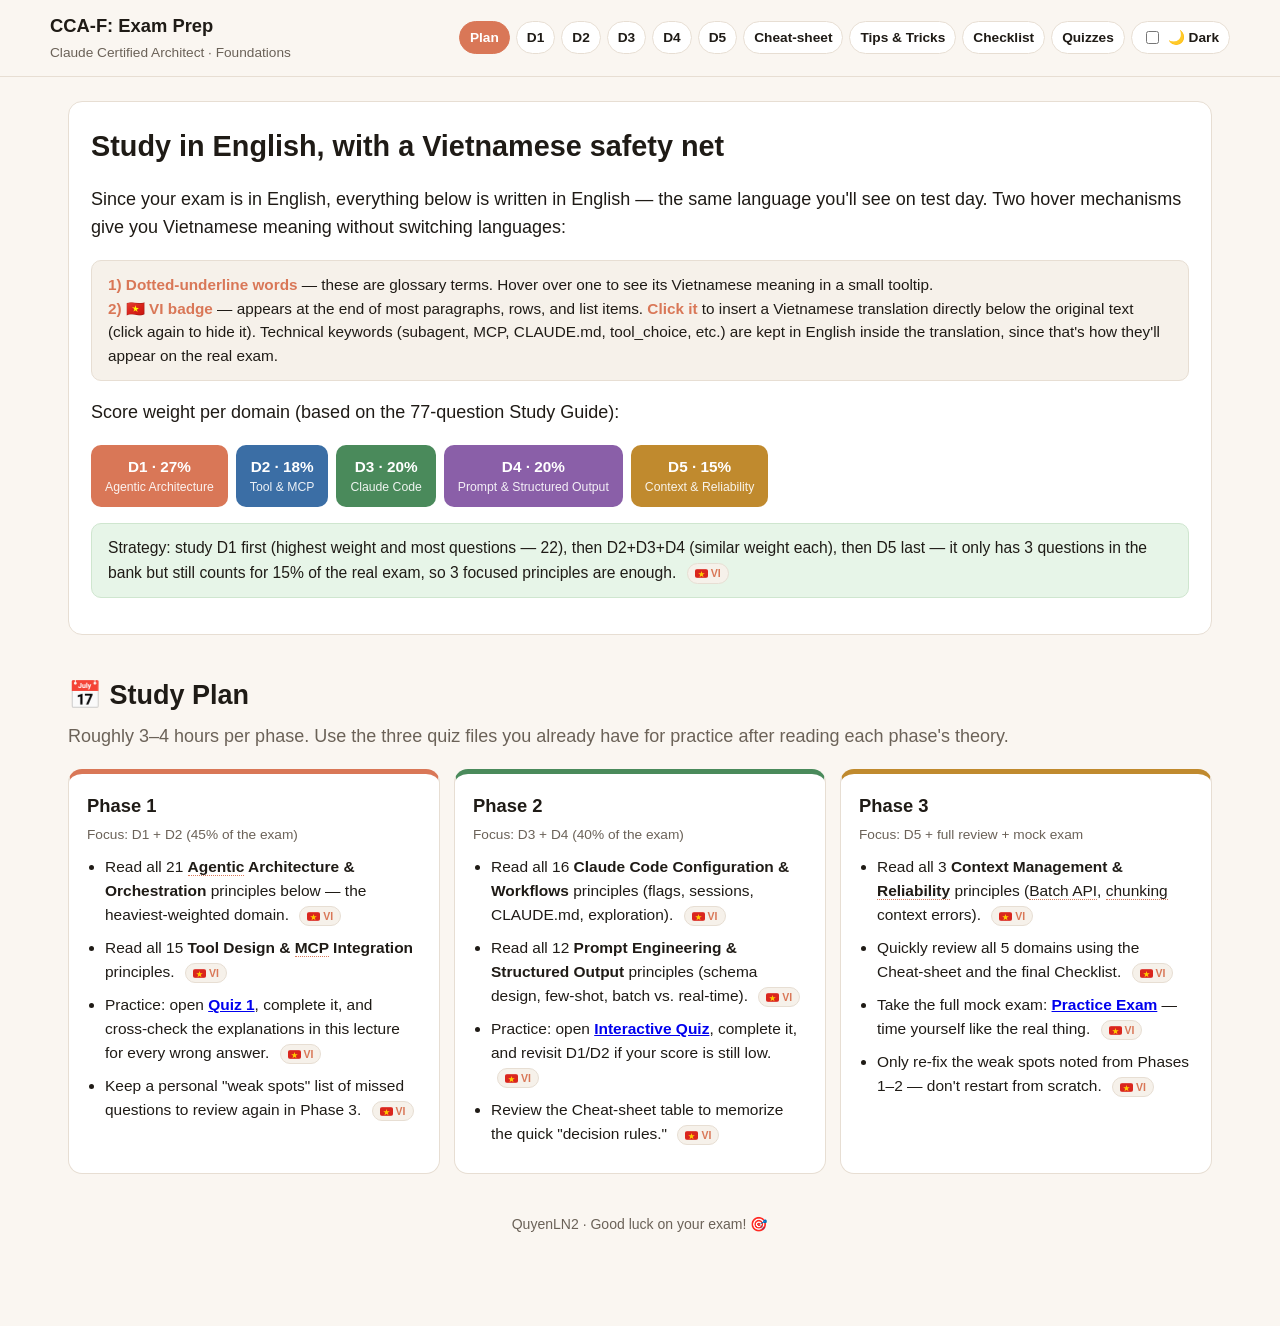
<file: cca-f/index.html>
<!DOCTYPE html>
<html lang="en">
<head>
<meta charset="UTF-8">
<meta name="viewport" content="width=device-width, initial-scale=1.0">
<link rel="icon" type="image/svg+xml" href="assets/img/favicon.svg">
<title>CCA-F: Exam Prep</title>
<script>(function(){try{var t=localStorage.getItem('cca-theme');if(t==='dark'||t==='light')document.documentElement.setAttribute('data-theme',t);}catch(e){}})();</script>
<link rel="stylesheet" href="assets/css/style.css">
<noscript><style>.tab-panel{display:block !important;}</style></noscript>
</head>
<body>
<header class="top">
  <div class="inner">
    <div>
      <h1>CCA‑F: Exam Prep</h1>
      <div class="sub">Claude Certified Architect · Foundations</div>
    </div>
    <div class="nav-toggle-group">
      <span class="current-tab-label" id="navToggleLabel">Plan</span>
      <button type="button" class="nav-toggle" id="navToggle" aria-expanded="false" aria-controls="tocNav">
        <span class="hamburger">☰</span> Menu
      </button>
    </div>
    <nav class="toc" id="tocNav">
      <button type="button" class="tab-btn" data-tab="plan">Plan</button>
      <button type="button" class="tab-btn" data-tab="d1" data-label="Domain 1" style="--tab-c:var(--d1)">D1</button>
      <button type="button" class="tab-btn" data-tab="d2" data-label="Domain 2" style="--tab-c:var(--d2)">D2</button>
      <button type="button" class="tab-btn" data-tab="d3" data-label="Domain 3" style="--tab-c:var(--d3)">D3</button>
      <button type="button" class="tab-btn" data-tab="d4" data-label="Domain 4" style="--tab-c:var(--d4)">D4</button>
      <button type="button" class="tab-btn" data-tab="d5" data-label="Domain 5" style="--tab-c:var(--d5)">D5</button>
      <button type="button" class="tab-btn" data-tab="cheat">Cheat‑sheet</button>
      <button type="button" class="tab-btn" data-tab="tips">Tips &amp; Tricks</button>
      <button type="button" class="tab-btn" data-tab="checklist">Checklist</button>
      <button type="button" class="tab-btn" data-tab="quizzes">Quizzes</button>
      <label class="hint-toggle"><input type="checkbox" class="theme-toggle-input"> 🌙 Dark</label>
    </nav>
  </div>
</header>

<div class="wrap">

<section class="tab-panel" data-tab="plan" id="tab-plan">
  <div class="hero">
    <h1>Study in English, with a Vietnamese safety net</h1>
    <p>Since your exam is in English, everything below is written in English — the same language you'll see on test day. Two hover mechanisms give you Vietnamese meaning without switching languages:</p>
    <div class="legend">
      <b>1) Dotted‑underline words</b> — these are glossary terms. Hover over one to see its Vietnamese meaning in a small tooltip.<br>
      <b>2) 🇻🇳 VI badge</b> — appears at the end of most paragraphs, rows, and list items. <b>Click it</b> to insert a Vietnamese translation directly below the original text (click again to hide it). Technical keywords (subagent, MCP, CLAUDE.md, tool_choice, etc.) are kept in English inside the translation, since that's how they'll appear on the real exam.
    </div>
    <p>Score weight per domain (based on the 77‑question Study Guide):</p>
    <div class="weights">
      <div class="weight-chip w1">D1 · 27%<small>Agentic Architecture</small></div>
      <div class="weight-chip w2">D2 · 18%<small>Tool &amp; MCP</small></div>
      <div class="weight-chip w3">D3 · 20%<small>Claude Code</small></div>
      <div class="weight-chip w4">D4 · 20%<small>Prompt &amp; Structured Output</small></div>
      <div class="weight-chip w5">D5 · 15%<small>Context &amp; Reliability</small></div>
    </div>
    <div class="callout">
      <p class="glossary-zone" style="margin:0;">Strategy: study D1 first (highest weight and most questions — 22), then D2+D3+D4 (similar weight each), then D5 last — it only has 3 questions in the bank but still counts for 15% of the real exam, so 3 focused principles are enough. <span class="vi-icon" data-vi="Chiến lược: học D1 trước (trọng số cao nhất và nhiều câu nhất — 22 câu), rồi đến D2+D3+D4 (trọng số tương đương nhau), và D5 học cuối cùng — nó chỉ có 3 câu trong ngân hàng nhưng vẫn chiếm 15% đề thi thật, nên chỉ cần 3 nguyên tắc trọng tâm là đủ.">VI</span></p>
    </div>
  </div>

  <h2 class="section-title" id="plan">📅 Study Plan</h2>
  <p class="section-desc">Roughly 3–4 hours per phase. Use the three quiz files you already have for practice after reading each phase's theory.</p>
  <div class="plan-grid">
    <div class="phase-card" style="border-top-color:var(--d1)">
      <h3>Phase 1</h3>
      <div class="focus">Focus: D1 + D2 (45% of the exam)</div>
      <ul>
        <li class="glossary-zone">Read all 21 <b>Agentic Architecture &amp; Orchestration</b> principles below — the heaviest‑weighted domain. <span class="vi-icon" data-vi="Đọc hết 21 nguyên tắc Agentic Architecture & Orchestration bên dưới — domain nặng nhất.">VI</span></li>
        <li class="glossary-zone">Read all 15 <b>Tool Design &amp; MCP Integration</b> principles. <span class="vi-icon" data-vi="Đọc hết 15 nguyên tắc Tool Design & MCP Integration.">VI</span></li>
        <li class="glossary-zone">Practice: open <b><a href="quizzes/quiz-1.html">Quiz 1</a></b>, complete it, and cross‑check the explanations in this lecture for every wrong answer. <span class="vi-icon" data-vi="Luyện tập: mở Quiz 1, làm hết, đối chiếu phần giải thích trong bài giảng này khi sai.">VI</span></li>
        <li class="glossary-zone">Keep a personal "weak spots" list of missed questions to review again in Phase 3. <span class="vi-icon" data-vi="Ghi chú riêng các câu bạn sai vào danh sách điểm yếu để ôn lại ở Phase 3.">VI</span></li>
      </ul>
    </div>
    <div class="phase-card" style="border-top-color:var(--d3)">
      <h3>Phase 2</h3>
      <div class="focus">Focus: D3 + D4 (40% of the exam)</div>
      <ul>
        <li class="glossary-zone">Read all 16 <b>Claude Code Configuration &amp; Workflows</b> principles (flags, sessions, CLAUDE.md, exploration). <span class="vi-icon" data-vi="Đọc hết 16 nguyên tắc Claude Code Configuration & Workflows (flags, sessions, CLAUDE.md, khám phá code).">VI</span></li>
        <li class="glossary-zone">Read all 12 <b>Prompt Engineering &amp; Structured Output</b> principles (schema design, few‑shot, batch vs. real‑time). <span class="vi-icon" data-vi="Đọc hết 12 nguyên tắc Prompt Engineering & Structured Output (thiết kế schema, few-shot, batch vs real-time).">VI</span></li>
        <li class="glossary-zone">Practice: open <b><a href="quizzes/interactive-quiz.html">Interactive Quiz</a></b>, complete it, and revisit D1/D2 if your score is still low. <span class="vi-icon" data-vi="Luyện tập: mở Interactive Quiz, làm hết, ôn lại D1/D2 nếu điểm còn thấp.">VI</span></li>
        <li class="glossary-zone">Review the Cheat‑sheet table to memorize the quick "decision rules." <span class="vi-icon" data-vi="Xem lại bảng Cheat-sheet để nhớ nhanh các quy tắc quyết định.">VI</span></li>
      </ul>
    </div>
    <div class="phase-card" style="border-top-color:var(--d5)">
      <h3>Phase 3</h3>
      <div class="focus">Focus: D5 + full review + mock exam</div>
      <ul>
        <li class="glossary-zone">Read all 3 <b>Context Management &amp; Reliability</b> principles (Batch API, chunking context errors). <span class="vi-icon" data-vi="Đọc hết 3 nguyên tắc Context Management & Reliability (Batch API, xử lý lỗi context bằng chunking).">VI</span></li>
        <li class="glossary-zone">Quickly review all 5 domains using the Cheat‑sheet and the final Checklist. <span class="vi-icon" data-vi="Ôn nhanh toàn bộ 5 domain bằng bảng Cheat-sheet và Checklist cuối bài.">VI</span></li>
        <li class="glossary-zone">Take the full mock exam: <b><a href="quizzes/practice-exam.html">Practice Exam</a></b> — time yourself like the real thing. <span class="vi-icon" data-vi="Làm thi thử đầy đủ: Practice Exam — canh giờ như thi thật.">VI</span></li>
        <li class="glossary-zone">Only re‑fix the weak spots noted from Phases 1–2 — don't restart from scratch. <span class="vi-icon" data-vi="Chỉ sửa lại các điểm yếu đã ghi chú từ Phase 1-2 — không học lại từ đầu.">VI</span></li>
      </ul>
    </div>
  </div>

</section>

<section class="tab-panel" data-tab="d1" id="tab-d1">
  <!-- DOMAIN 1 -->
  <div class="domain-block" id="d1">
    <div class="domain-head" style="border-left-color:var(--d1)">
      <div class="kicker">Domain 1 · 27% of the exam · 22 questions in the bank</div>
      <h2>Agentic Architecture &amp; Orchestration</h2>
      <div class="meta">Multi-agent orchestration, coordinator–subagent patterns, task decomposition, parallel execution</div>
    </div>
    <div class="domain-body">
      <div class="bigpic">
        <p class="cap">🗺️ <b>Big picture, from the source</b> — this is a faithful redraw of Anthropic's own published multi-agent Research architecture, not something invented from the quiz questions. Component names (LeadResearcher, Subagents, Memory, CitationAgent) are Anthropic's actual names. Click any number to jump to that principle below.</p>
        <blockquote style="margin:0 0 12px;padding:10px 14px;border-left:3px solid var(--d1);background:var(--card);font-size:0.82rem;color:var(--muted);font-style:italic;">"Our Research system uses a multi-agent architecture with an orchestrator-worker pattern, where a lead agent coordinates the process while delegating to specialized subagents that operate in parallel." — Anthropic Engineering, "How we built our multi-agent research system," Jun 2025</blockquote>
        <svg width="100%" viewBox="0 0 700 620" role="img" aria-label="Domain 1 architecture diagram, redrawn from Anthropic's official multi-agent research system post">
        <defs>
          <marker id="d1arrow" viewBox="0 0 10 10" refX="8" refY="5" markerWidth="7" markerHeight="7" orient="auto-start-reverse">
            <path d="M2 1L8 5L2 9" fill="none" stroke="var(--d1)" stroke-width="1.5" stroke-linecap="round" stroke-linejoin="round"/>
          </marker>
        </defs>
        <style>
          .d1box{fill:var(--card);stroke:var(--d1);stroke-width:1.3;}
          .d1box-back{fill:var(--card);stroke:var(--line);stroke-width:1;}
          .d1hub{fill:var(--d1);}
          .d1store{fill:var(--card);stroke:var(--muted);stroke-width:1;stroke-dasharray:3 2;}
          .d1t{font-size:13px;fill:var(--ink);font-weight:700;}
          .d1t-w{font-size:13px;fill:#fff;font-weight:700;}
          .d1s{font-size:10.5px;fill:var(--muted);}
          .d1s-w{font-size:10.5px;fill:#fff;opacity:0.9;}
          .d1line{stroke:var(--d1);stroke-width:1.4;fill:none;}
          .d1dash{stroke:var(--muted);stroke-width:1.2;fill:none;stroke-dasharray:4 3;}
          .badge{fill:var(--d1);}
          .badge-w{fill:#fff;}
          .badge-t{font-size:10px;fill:#fff;font-weight:700;}
          .badge-t-w{font-size:10px;fill:var(--d1);font-weight:700;}
        </style>

        <!-- User query -->
        <rect class="d1box" x="250" y="20" width="200" height="32" rx="16"/>
        <text class="d1t" x="350" y="41" text-anchor="middle" style="font-size:12px;">User query</text>
        <line x1="350" y1="52" x2="350" y2="80" class="d1line" marker-end="url(#d1arrow)"/>

        <!-- LeadResearcher (orchestrator) -->
        <rect class="d1box d1hub" x="170" y="80" width="360" height="130" rx="12"/>
        <text class="d1t-w" x="350" y="104" text-anchor="middle">LeadResearcher — the orchestrator</text>
        <text class="d1s-w" x="350" y="122" text-anchor="middle">thinks &amp; plans the approach first</text>
        <text class="d1s-w" x="350" y="136" text-anchor="middle">sizes subagent count to task complexity</text>
        <text class="d1s-w" x="350" y="150" text-anchor="middle">hands off with goals, not scripts</text>
        <a href="#d1-p2" class="badge-link"><circle class="badge-w" cx="310" cy="176" r="10"/><text class="badge-t-w" x="310" y="180" text-anchor="middle">2</text></a>
        <a href="#d1-p3" class="badge-link"><circle class="badge-w" cx="337" cy="176" r="10"/><text class="badge-t-w" x="337" y="180" text-anchor="middle">3</text></a>
        <a href="#d1-p4" class="badge-link"><circle class="badge-w" cx="364" cy="176" r="10"/><text class="badge-t-w" x="364" y="180" text-anchor="middle">4</text></a>
        <a href="#d1-p7" class="badge-link"><circle class="badge-w" cx="391" cy="176" r="10"/><text class="badge-t-w" x="391" y="180" text-anchor="middle">7</text></a>
        <a href="#d1-p13" class="badge-link"><circle class="badge-w" cx="310" cy="197" r="10"/><text class="badge-t-w" x="310" y="201" text-anchor="middle">13</text></a>
        <a href="#d1-p14" class="badge-link"><circle class="badge-w" cx="337" cy="197" r="10"/><text class="badge-t-w" x="337" y="201" text-anchor="middle">14</text></a>
        <a href="#d1-p17" class="badge-link"><circle class="badge-w" cx="364" cy="197" r="10"/><text class="badge-t-w" x="364" y="201" text-anchor="middle">17</text></a>
        <a href="#d1-p19" class="badge-link"><circle class="badge-w" cx="391" cy="197" r="10"/><text class="badge-t-w" x="391" y="201" text-anchor="middle">19</text></a>

        <!-- Memory (side) -->
        <line x1="530" y1="145" x2="580" y2="145" class="d1dash"/>
        <rect class="d1store" x="580" y="108" width="104" height="76" rx="8"/>
        <text class="d1t" x="632" y="128" text-anchor="middle" style="font-size:12px;">Memory</text>
        <text class="d1s" x="632" y="144" text-anchor="middle">plan persisted</text>
        <text class="d1s" x="632" y="157" text-anchor="middle">(200K token limit)</text>
        <a href="#d1-p5" class="badge-link"><circle class="badge" cx="632" cy="172" r="9"/><text class="badge-t" x="632" y="175" text-anchor="middle" style="font-size:9px;">5</text></a>

        <!-- spawn / findings -->
        <line x1="350" y1="210" x2="350" y2="250" class="d1line" marker-start="url(#d1arrow)" marker-end="url(#d1arrow)"/>
        <text class="d1s" x="440" y="222" text-anchor="middle">spawn ⇄ return findings</text>
        <a href="#d1-p6" class="badge-link"><circle class="badge" cx="465" cy="238" r="10"/><text class="badge-t" x="465" y="242" text-anchor="middle">6</text></a>

        <!-- Subagents stack -->
        <rect class="d1box-back" x="182" y="262" width="340" height="90" rx="10"/>
        <rect class="d1box" x="170" y="250" width="340" height="90" rx="10"/>
        <text class="d1t" x="350" y="272" text-anchor="middle">Subagents (3–5, parallel)</text>
        <text class="d1s" x="350" y="288" text-anchor="middle">own context &amp; own tools</text>
        <text class="d1s" x="350" y="302" text-anchor="middle">interleaved thinking refines each query</text>
        <a href="#d1-p1" class="badge-link"><circle class="badge" cx="310" cy="322" r="10"/><text class="badge-t" x="310" y="326" text-anchor="middle">1</text></a>
        <a href="#d1-p8" class="badge-link"><circle class="badge" cx="337" cy="322" r="10"/><text class="badge-t" x="337" y="326" text-anchor="middle">8</text></a>
        <a href="#d1-p15" class="badge-link"><circle class="badge" cx="364" cy="322" r="10"/><text class="badge-t" x="364" y="326" text-anchor="middle">15</text></a>
        <a href="#d1-p16" class="badge-link"><circle class="badge" cx="391" cy="322" r="10"/><text class="badge-t" x="391" y="326" text-anchor="middle">16</text></a>

        <!-- External store (side) -->
        <line x1="510" y1="296" x2="580" y2="300" class="d1dash"/>
        <rect class="d1store" x="580" y="270" width="104" height="76" rx="8"/>
        <text class="d1t" x="632" y="290" text-anchor="middle" style="font-size:12px;">External store</text>
        <text class="d1s" x="632" y="306" text-anchor="middle">full output saved</text>
        <text class="d1s" x="632" y="319" text-anchor="middle">only a reference returns</text>
        <a href="#d1-p11" class="badge-link"><circle class="badge" cx="632" cy="334" r="9"/><text class="badge-t" x="632" y="337" text-anchor="middle" style="font-size:9px;">11</text></a>

        <!-- feedback loop -->
        <path d="M170,295 C 90,295 90,145 170,145" class="d1dash" marker-end="url(#d1arrow)"/>
        <text class="d1s" x="52" y="220" text-anchor="middle" transform="rotate(-90 52 220)">gap found → spawn again</text>
        <a href="#d1-p10" class="badge-link"><circle class="badge" cx="52" cy="260" r="10"/><text class="badge-t" x="52" y="264" text-anchor="middle">10</text></a>

        <!-- to CitationAgent -->
        <line x1="350" y1="340" x2="350" y2="378" class="d1line" marker-end="url(#d1arrow)"/>
        <text class="d1s" x="490" y="362" text-anchor="middle">loop exits → hand off</text>

        <rect class="d1box" x="210" y="380" width="280" height="90" rx="10"/>
        <text class="d1t" x="350" y="402" text-anchor="middle">CitationAgent</text>
        <text class="d1s" x="350" y="420" text-anchor="middle">matches every claim to its source document</text>
        <a href="#d1-p9" class="badge-link"><circle class="badge" cx="323" cy="450" r="10"/><text class="badge-t" x="323" y="454" text-anchor="middle">9</text></a>
        <a href="#d1-p18" class="badge-link"><circle class="badge" cx="350" cy="450" r="10"/><text class="badge-t" x="350" y="454" text-anchor="middle">18</text></a>
        <a href="#d1-p20" class="badge-link"><circle class="badge" cx="377" cy="450" r="10"/><text class="badge-t" x="377" y="454" text-anchor="middle">20</text></a>

        <line x1="350" y1="470" x2="350" y2="505" class="d1line" marker-end="url(#d1arrow)"/>

        <!-- Final result -->
        <rect class="d1box" x="220" y="505" width="260" height="36" rx="18"/>
        <text class="d1t" x="350" y="527" text-anchor="middle" style="font-size:12px;">Cited answer → User</text>
        <a href="#d1-p12" class="badge-link"><circle class="badge" cx="330" cy="558" r="9"/><text class="badge-t" x="330" y="561" text-anchor="middle" style="font-size:9px;">12</text></a>
        <a href="#d1-p21" class="badge-link"><circle class="badge" cx="370" cy="558" r="9"/><text class="badge-t" x="370" y="561" text-anchor="middle" style="font-size:9px;">21</text></a>
        </svg>
        <p class="cap" style="margin-top:6px;">Notice: only LeadResearcher talks to Subagents, Memory, and CitationAgent — subagents never call each other directly, and none of them spawn further children. That flat, hub‑and‑spoke shape is exactly what principles 8 and 19 describe.</p>
        <p class="cap" style="margin-top:8px;">Read it yourself: <a href="https://www.anthropic.com/engineering/multi-agent-research-system" target="_blank" rel="noopener" style="color:var(--d1);font-weight:600;">How we built our multi-agent research system ↗</a> · <a href="https://www.anthropic.com/engineering/building-effective-agents" target="_blank" rel="noopener" style="color:var(--d1);font-weight:600;">Building Effective Agents ↗</a></p>
      </div>

<div class="principle" id="d1-p1"><span class="num" style="background:var(--d1)">1</span><h4>Agentic search over static context</h4><span class="vi-icon" data-vi="Khi lỗi xuất phát từ việc thiếu context (ví dụ: nơi gọi hàm nằm trong file không thay đổi nên không được đưa vào prompt tĩnh), cách sửa đúng là biến task thành agentic task để model tự đọc file và tìm kiếm trong codebase qua tool — không phải thêm chain-of-thought hay mở rộng prompt bằng static analysis.">VI</span>
        <p class="glossary-zone">When the failure is a missing-context problem (e.g., a caller in an unchanged file isn't included in a static prompt), the fix is to turn the task into an agentic one where the model can read files and search the codebase via tools — not add chain-of-thought instructions or expand the prompt with static analysis.</p>
      </div>

      <div class="principle" id="d1-p2"><span class="num" style="background:var(--d1)">2</span><h4>Decomposing open-ended tasks</h4><span class="vi-icon" data-vi="Dùng Glob và Grep để lập bản đồ cấu trúc codebase, ưu tiên các vùng ảnh hưởng lớn và liên kết chặt, lập kế hoạch rồi điều chỉnh khi phát hiện dependency mới — không đọc hết mọi file, không chia đều theo thư mục, không làm ngẫu nhiên.">VI</span>
        <p class="glossary-zone">Use Glob and Grep to map the codebase structure, prioritize high-impact and heavily-coupled areas, create a plan, and revise it as new dependencies are discovered — don't read every file exhaustively, split effort evenly by directory, or proceed arbitrarily.</p>
      </div>

      <div class="principle" id="d1-p3"><span class="num" style="background:var(--d1)">3</span><h4>Multi-phase workflows (analyze → propose → implement → review)</h4><span class="vi-icon" data-vi="Cấu trúc này có giá trị nhất với các yêu cầu mở, đòi hỏi phán đoán (vd cải thiện xử lý lỗi). Task máy móc, rõ ràng (vd đổi tên hàm) không được lợi nhiều từ các bước bổ sung.">VI</span>
        <p class="glossary-zone">This structure is most valuable for open-ended, judgment-heavy requests (e.g., "improve error handling"). Mechanical, well-defined tasks (e.g., a straightforward rename) gain little from the extra phases.</p>
      </div>

      <div class="principle" id="d1-p4"><span class="num" style="background:var(--d1)">4</span><h4>Three decomposition patterns: prompt chaining, routing, orchestrator-workers</h4><span class="vi-icon" data-vi="Prompt chaining phù hợp khi quy trình cố định, giống nhau mỗi lần. Routing phù hợp khi input rơi vào các loại khác nhau cần xử lý khác nhau. Orchestrator-workers phù hợp khi subtask thay đổi không đoán trước được và cần một LLM trung tâm quyết định linh hoạt.">VI</span>
        <p class="glossary-zone">Prompt chaining fits a fixed, identical sequence of subtasks every time. Routing fits inputs that fall into distinct categories needing different handling. Orchestrator-workers fits subtasks that vary unpredictably per input and must be decided dynamically by a central LLM.</p>
      </div>

      <div class="principle" id="d1-p5"><span class="num" style="background:var(--d1)">5</span><h4>Restoring state after a crash</h4><span class="vi-icon" data-vi="Cho mỗi agent lưu một bản export có cấu trúc tại vị trí cố định; khi resume, coordinator đọc manifest và chỉ tiêm phần state liên quan vào prompt của từng subagent — không dựa vào toàn bộ conversation log thô (quá tải context) hay semantic vector search (dễ mất/méo thông tin).">VI</span>
        <p class="glossary-zone">Have each agent persist a structured export to a known location; on resume, the coordinator loads a manifest and injects only the relevant state into each subagent's prompt — don't rely on a full raw conversation log (too much context) or semantic vector search (lossy, may miss findings).</p>
      </div>

      <div class="principle" id="d1-p6"><span class="num" style="background:var(--d1)">6</span><h4>True parallel subagent execution</h4><span class="vi-icon" data-vi="Coordinator phải phát ra nhiều lệnh gọi Task tool trong cùng một message — đây là cơ chế duy nhất khiến harness chạy các subagent song song thật sự. Đổi sang model rẻ hơn, thêm hạ tầng async bên ngoài, hay chỉ dặn model chạy song song đều không đảm bảo điều này.">VI</span>
        <p class="glossary-zone">The coordinator must emit multiple Task tool calls within a single assistant message — that's the only mechanism that makes the harness run subagents concurrently. Switching to a cheaper model, adding external async infrastructure, or simply instructing the model to "run in parallel" does not guarantee this.</p>
      </div>

      <div class="principle" id="d1-p7"><span class="num" style="background:var(--d1)">7</span><h4>"Task" must be in allowedTools</h4><span class="vi-icon" data-vi="Nếu coordinator đã cấu hình AgentDefinitions đầy đủ nhưng nói về việc delegate mà không có subagent nào thực sự chạy (và không có lỗi), nguyên nhân khả dĩ nhất là Task không nằm trong allowedTools — model chỉ nói về việc delegate mà không có cơ chế thực sự gọi nó.">VI</span>
        <p class="glossary-zone">If a coordinator with fully configured AgentDefinitions reasons about delegating but no subagent ever actually executes (with no errors logged), the most likely cause is that "Task" is missing from allowedTools — the model can talk about delegation but has no mechanism to invoke it.</p>
      </div>

      <div class="principle" id="d1-p8"><span class="num" style="background:var(--d1)">8</span><h4>Flat, non-recursive hierarchies</h4><span class="vi-icon" data-vi="Để giảm latency mà vẫn giữ khả năng giám sát/debug tập trung, hãy để chính coordinator spawn các subagent song song và tổng hợp kết quả — tránh kiến trúc phân cấp lồng nhau/đệ quy (subagent tự spawn subagent con) vì làm giảm khả năng quan sát nghiêm trọng.">VI</span>
        <p class="glossary-zone">To cut latency while keeping monitoring and debugging centralized, have the coordinator itself spawn parallel subagents and aggregate results — avoid nested/recursive agent hierarchies (subagents spawning their own subagents), which severely hurt observability.</p>
      </div>

      <div class="principle" id="d1-p9"><span class="num" style="background:var(--d1)">9</span><h4>Preserve attribution with structured data</h4><span class="vi-icon" data-vi="Để tránh mất thông tin claim nào đến từ nguồn nào khi tổng hợp, bắt các subagent xuất ra structured claim-source mapping và synthesis agent phải giữ nguyên nó — không dùng prefix trong text tự do, không phân tích log sau, không dùng semantic similarity để đoán lại.">VI</span>
        <p class="glossary-zone">To avoid losing which claim came from which source during synthesis, require subagents to emit explicit structured claim-source mappings that the synthesis agent must preserve — not inline text-prefix conventions, post-hoc log analysis, or unreliable semantic-similarity reconstruction.</p>
      </div>

      <div class="principle" id="d1-p10"><span class="num" style="background:var(--d1)">10</span><h4>Closed feedback loops for gap detection</h4><span class="vi-icon" data-vi="Khi agent phân tích phát hiện một khoảng trống cụ thể (vd thiếu chi tiết về token refresh), nó cần báo cho coordinator để coordinator kích hoạt tìm kiếm bổ sung có mục tiêu và chạy lại phân tích đến khi đủ độ phủ — không chỉ gắn cờ confidence rồi dừng lại.">VI</span>
        <p class="glossary-zone">When an analysis agent identifies a specific gap (e.g., "missing details on token refresh"), it should report that gap to the coordinator, which triggers targeted follow-up searches and re-runs analysis until coverage is sufficient — not just attach a confidence score and stop, or add an upfront planning agent.</p>
      </div>

      <div class="principle" id="d1-p11"><span class="num" style="background:var(--d1)">11</span><h4>Passing context between subagents</h4><span class="vi-icon" data-vi="Dùng reference/ID trỏ tới một nơi lưu chung thay vì nhét toàn bộ nội dung thô vào prompt (làm phình context, dễ mất thông tin) hay dựa vào callback/context kế thừa tự động (không tồn tại trong kiến trúc này).">VI</span>
        <p class="glossary-zone">Use reference identifiers pointing to a shared store rather than inlining full raw content into the prompt (bloats context, risks information loss) or relying on callbacks/automatic context inheritance (neither exists in this architecture).</p>
      </div>

      <div class="principle" id="d1-p12"><span class="num" style="background:var(--d1)">12</span><h4>Format-aware synthesis</h4><span class="vi-icon" data-vi="Agent tổng hợp nên hiển thị mỗi loại nội dung theo đúng bản chất của nó — bảng cho so sánh số liệu tài chính, văn xuôi cho tin tức — thay vì ép tất cả về một định dạng đồng nhất như bullet points.">VI</span>
        <p class="glossary-zone">The synthesis agent should render each content type in its natural form — tables for financial comparisons, prose for news narratives — rather than flattening everything into one uniform format like bullet points.</p>
      </div>

      <div class="principle" id="d1-p13"><span class="num" style="background:var(--d1)">13</span><h4>Dynamic, LLM-judged query routing</h4><span class="vi-icon" data-vi="Với phân bố câu hỏi đa dạng và liên tục thay đổi, hãy để LLM coordinator tự đánh giá và quyết định linh hoạt bao nhiêu và loại subagent nào cần gọi cho mỗi câu hỏi — fast-path tĩnh, routing theo luật cứng, hay classifier cần huấn luyện lại định kỳ đều không theo kịp.">VI</span>
        <p class="glossary-zone">With a diverse and evolving query distribution, let the coordinator's LLM judgment decide dynamically how many and which subagents to invoke per query — static fast-paths, hand-coded pattern routing, and a classifier requiring periodic retraining all break down as patterns evolve.</p>
      </div>

      <div class="principle" id="d1-p14"><span class="num" style="background:var(--d1)">14</span><h4>Delegate with goals, not scripts</h4><span class="vi-icon" data-vi="Chỉ định mục tiêu nghiên cứu và tiêu chí chất lượng (độ phủ, đa dạng nguồn, tính mới) thay vì hướng dẫn từng bước chi tiết — điều này giúp subagent tự thích nghi chiến lược thay vì thất bại cứng nhắc khi cách tiếp cận định sẵn không hiệu quả.">VI</span>
        <p class="glossary-zone">Specify research goals and quality criteria (coverage breadth, source diversity, recency) rather than prescriptive step-by-step instructions — this lets a capable subagent adapt its own strategy instead of failing rigidly when a pre-specified approach doesn't work.</p>
      </div>

      <div class="principle" id="d1-p15"><span class="num" style="background:var(--d1)">15</span><h4>Purpose-specific tools over one generic tool</h4><span class="vi-icon" data-vi="Khi một tool đa năng (input tự do) cho ra định dạng output không nhất quán giữa các loại nhiệm vụ khác nhau, hãy tách nó thành các tool phạm vi hẹp với input/output contract rõ ràng thay vì thêm tham số enum, mô tả tốt hơn, hay phân loại trước.">VI</span>
        <p class="glossary-zone">When a single free-text tool produces inconsistent output formats across different task types, split it into narrowly-scoped tools with explicit input/output contracts (e.g., extract_data_points, summarize_content, verify_claim_against_source) rather than adding an enum parameter, better descriptions, or pre-classification.</p>
      </div>

      <div class="principle" id="d1-p16"><span class="num" style="background:var(--d1)">16</span><h4>No automatic context sharing between subagent calls</h4><span class="vi-icon" data-vi="Mỗi lệnh gọi subagent là một API call độc lập (stateless) với context riêng biệt — coordinator phải chủ động chèn output của các agent trước vào prompt của subagent tiếp theo, nếu không subagent đó sẽ báo là không có thông tin gì cả.">VI</span>
        <p class="glossary-zone">Each subagent invocation is a stateless API call with its own isolated context — the coordinator must explicitly inject the prior agents' outputs into the next subagent's prompt, or that subagent will report having no information at all.</p>
      </div>

      <div class="principle" id="d1-p17"><span class="num" style="background:var(--d1)">17</span><h4>Don't spawn a subagent when the coordinator already has the context</h4><span class="vi-icon" data-vi="Nếu coordinator đã có sẵn toàn bộ dữ liệu cần thiết trong context của nó, hãy xử lý trực tiếp một yêu cầu tiếp theo đơn giản (như tóm tắt) thay vì spawn subagent và truyền lại hàng chục nghìn token — đó là chi phí latency thuần tuý không cần thiết.">VI</span>
        <p class="glossary-zone">If the coordinator already holds all the needed findings in its own context (e.g., from orchestrating prior research), handle a simple follow-up (like summarization) directly rather than spawning a subagent and re-transferring tens of thousands of tokens — that's pure latency overhead.</p>
      </div>

      <div class="principle" id="d1-p18"><span class="num" style="background:var(--d1)">18</span><h4>A structured source index for the report generator</h4><span class="vi-icon" data-vi="Truyền bản nháp tổng hợp cùng với một source index có cấu trúc ánh xạ các claim quan trọng tới URL và trích đoạn nguồn — đây là cân bằng tốt nhất giữa đầy đủ và hiệu quả, tốt hơn truyền toàn bộ raw content, chỉ gắn tên nguồn, hay khớp trích dẫn sau khi đã tạo báo cáo.">VI</span>
        <p class="glossary-zone">Pass the synthesis draft together with a structured source index mapping key claims to their source URLs and excerpts — this is the best balance of completeness and efficiency, better than passing all raw content, name-only attribution, or post-hoc citation matching.</p>
      </div>

      <div class="principle" id="d1-p19"><span class="num" style="background:var(--d1)">19</span><h4>The coordinator is always the hub</h4><span class="vi-icon" data-vi="Trong mô hình orchestrator-worker, các subagent không bao giờ gọi trực tiếp lẫn nhau, không có event bus hay truy cập tự động giữa các sibling — mọi thông tin phải đi qua coordinator, nơi chủ động chuyển tiếp output liên quan vào prompt của subagent tiếp theo.">VI</span>
        <p class="glossary-zone">In an orchestrator-worker pattern, subagents never call each other directly, and there's no event bus or automatic sibling access — all information flows through the coordinator, which explicitly forwards relevant output into the next subagent's prompt.</p>
      </div>

      <div class="principle" id="d1-p20"><span class="num" style="background:var(--d1)">20</span><h4>Include timestamps/metadata in structured output</h4><span class="vi-icon" data-vi="Nếu hai nguồn báo cáo số liệu khác nhau theo thời gian và agent tổng hợp nhầm coi đó là mâu thuẫn, cách sửa là yêu cầu mỗi điểm dữ liệu phải mang theo ngày xuất bản/thu thập của chính nó — giúp synthesis suy luận về xu hướng thay vì cho là xung đột.">VI</span>
        <p class="glossary-zone">If two sources report different numbers over time (e.g., 2022 vs. 2024) and the synthesis agent wrongly flags them as "contradictory," the fix is requiring every data point to carry its own publication or collection date — that lets synthesis reason about trends instead of conflicts.</p>
      </div>

      <div class="principle" id="d1-p21"><span class="num" style="background:var(--d1)">21</span><h4>Handling uncertainty through report structure</h4><span class="vi-icon" data-vi="Giữ nguyên đặc trưng nguồn và bối cảnh phương pháp luận, đồng thời cấu trúc báo cáo để tách phần đã được xác lập rõ khỏi phần còn tranh cãi — không lấy trung bình các ước tính khác phương pháp luận, không âm thầm lọc bỏ dữ liệu chưa chắc chắn, không yêu cầu cứng nhắc tối thiểu 2 nguồn.">VI</span>
        <p class="glossary-zone">Preserve the original source characterization and methodological context, and structure the report to separate well-established findings from contested ones — don't average conflicting estimates that use different methodologies, silently filter out uncertain data, or require a rigid two-source minimum.</p>
      </div>

    </div>
  </div>

</section>

<section class="tab-panel" data-tab="d2" id="tab-d2">
  <!-- DOMAIN 2 -->
  <div class="domain-block" id="d2">
    <div class="domain-head" style="border-left-color:var(--d2)">
      <div class="kicker">Domain 2 · 18% of the exam · 20 questions in the bank</div>
      <h2>Tool Design &amp; MCP Integration</h2>
      <div class="meta">Tool design, built-in tools (Grep/Glob/Bash), MCP servers, tools &amp; resources</div>
    </div>
    <div class="domain-body">
<div class="bigpic">
  <p class="cap">🗺️ <b>Big picture, from the source</b> — grounded in Anthropic’s official Model Context Protocol architecture (client/server tool calls) plus the standard tool-result and escalation patterns from the CCA-F question bank. Click any number to jump to that principle below.</p>
  <blockquote style="margin:0 0 12px;padding:10px 14px;border-left:3px solid var(--accent);background:var(--card);font-size:0.82rem;color:var(--muted);font-style:italic;">"The architecture is straightforward: developers can either expose their data through MCP servers or build AI applications (MCP clients) that connect to these servers." — Anthropic, "Introducing the Model Context Protocol," Nov 2024</blockquote>
  <svg width="100%" viewBox="0 0 800 400" role="img" aria-label="Domain 2 architecture diagram">
<defs>
          <marker id="d2arrow" viewBox="0 0 10 10" refX="8" refY="5" markerWidth="7" markerHeight="7" orient="auto-start-reverse">
            <path d="M2 1L8 5L2 9" fill="none" stroke="var(--d2)" stroke-width="1.5" stroke-linecap="round" stroke-linejoin="round"/>
          </marker>
        </defs>
        <style>
          .d2box{fill:var(--card);stroke:var(--d2);stroke-width:1.3;}
          .d2t{font-size:10px;fill:var(--ink);font-weight:600;}
          .d2line{stroke:var(--d2);stroke-width:1.4;fill:none;}
          .d2dash{stroke:var(--muted);stroke-width:1.2;fill:none;stroke-dasharray:4 3;}
          .d2badge{fill:var(--d2);}
          .d2badge-t{font-size:9px;fill:#fff;font-weight:700;}
        </style>
<text x="20" y="34" style="font-size:11px;font-weight:800;fill:var(--d2);text-transform:uppercase;letter-spacing:.05em;">MCP tool-call loop</text>
<rect class="d2box" x="20" y="53" width="110" height="42" rx="8"/>
<text class="d2t" x="75" y="72" text-anchor="middle">Claude</text>
<text class="d2t" x="75" y="84" text-anchor="middle">(agent)</text>
<a href="#d2-p13" class="badge-link"><circle class="d2badge" cx="64" cy="110" r="9"/><text class="d2badge-t" x="64" y="113" text-anchor="middle" style="font-size:9px;">13</text></a>
<a href="#d2-p11" class="badge-link"><circle class="d2badge" cx="86" cy="110" r="9"/><text class="d2badge-t" x="86" y="113" text-anchor="middle" style="font-size:9px;">11</text></a>
<line x1="130" y1="74" x2="144" y2="74" class="d2line" marker-end="url(#d2arrow)"/>
<rect class="d2box" x="144" y="53" width="100" height="42" rx="8"/>
<text class="d2t" x="194" y="78" text-anchor="middle">MCP Client</text>
<line x1="244" y1="74" x2="258" y2="74" class="d2line" marker-end="url(#d2arrow)"/>
<rect class="d2box" x="258" y="53" width="150" height="42" rx="8"/>
<text class="d2t" x="333" y="72" text-anchor="middle">MCP Server(s)</text>
<text class="d2t" x="333" y="84" text-anchor="middle">Jira / Docs / …</text>
<a href="#d2-p1" class="badge-link"><circle class="d2badge" cx="300" cy="110" r="9"/><text class="d2badge-t" x="300" y="113" text-anchor="middle" style="font-size:9px;">1</text></a>
<a href="#d2-p2" class="badge-link"><circle class="d2badge" cx="322" cy="110" r="9"/><text class="d2badge-t" x="322" y="113" text-anchor="middle" style="font-size:9px;">2</text></a>
<a href="#d2-p3" class="badge-link"><circle class="d2badge" cx="344" cy="110" r="9"/><text class="d2badge-t" x="344" y="113" text-anchor="middle" style="font-size:9px;">3</text></a>
<a href="#d2-p4" class="badge-link"><circle class="d2badge" cx="366" cy="110" r="9"/><text class="d2badge-t" x="366" y="113" text-anchor="middle" style="font-size:9px;">4</text></a>
<line x1="408" y1="74" x2="422" y2="74" class="d2line" marker-end="url(#d2arrow)"/>
<rect class="d2box" x="422" y="53" width="140" height="42" rx="8"/>
<text class="d2t" x="492" y="72" text-anchor="middle">Tool result</text>
<text class="d2t" x="492" y="84" text-anchor="middle">isError+category</text>
<a href="#d2-p12" class="badge-link"><circle class="d2badge" cx="492" cy="110" r="9"/><text class="d2badge-t" x="492" y="113" text-anchor="middle" style="font-size:9px;">12</text></a>
<path d="M 562 96 C 562 130, 75 130, 75 96" fill="none" class="d2dash" marker-end="url(#d2arrow)"/>
<text x="330" y="140" text-anchor="middle" style="font-size:9.5px;fill:var(--muted);">reasons over tool_result, turn by turn</text>
<text x="20" y="178" style="font-size:11px;font-weight:800;fill:var(--d2);text-transform:uppercase;letter-spacing:.05em;">Conversation reliability</text>
<rect class="d2box" x="20" y="197" width="160" height="42" rx="8"/>
<text class="d2t" x="100" y="216" text-anchor="middle">Stateless API</text>
<text class="d2t" x="100" y="228" text-anchor="middle">resend full messages[]</text>
<a href="#d2-p11" class="badge-link"><circle class="d2badge" cx="100" cy="254" r="9"/><text class="d2badge-t" x="100" y="257" text-anchor="middle" style="font-size:9px;">11</text></a>
<rect class="d2box" x="190" y="197" width="170" height="42" rx="8"/>
<text class="d2t" x="275" y="216" text-anchor="middle">Stale session resume</text>
<text class="d2t" x="275" y="228" text-anchor="middle">fresh + inject summary</text>
<a href="#d2-p5" class="badge-link"><circle class="d2badge" cx="275" cy="254" r="9"/><text class="d2badge-t" x="275" y="257" text-anchor="middle" style="font-size:9px;">5</text></a>
<rect class="d2box" x="370" y="197" width="185" height="42" rx="8"/>
<text class="d2t" x="462" y="216" text-anchor="middle">Long multi-issue chat</text>
<text class="d2t" x="462" y="228" text-anchor="middle">summarize resolved, keep active</text>
<a href="#d2-p14" class="badge-link"><circle class="d2badge" cx="462" cy="254" r="9"/><text class="d2badge-t" x="462" y="257" text-anchor="middle" style="font-size:9px;">14</text></a>
<rect class="d2box" x="565" y="197" width="160" height="42" rx="8"/>
<text class="d2t" x="645" y="216" text-anchor="middle">40+ field result</text>
<text class="d2t" x="645" y="228" text-anchor="middle">prune to relevant fields</text>
<a href="#d2-p15" class="badge-link"><circle class="d2badge" cx="645" cy="254" r="9"/><text class="d2badge-t" x="645" y="257" text-anchor="middle" style="font-size:9px;">15</text></a>
<text x="20" y="292" style="font-size:11px;font-weight:800;fill:var(--d2);text-transform:uppercase;letter-spacing:.05em;">Escalation &amp; degradation</text>
<rect class="d2box" x="20" y="311" width="170" height="42" rx="8"/>
<text class="d2t" x="105" y="330" text-anchor="middle">Escalate?</text>
<text class="d2t" x="105" y="342" text-anchor="middle">human ask / policy / stuck</text>
<a href="#d2-p6" class="badge-link"><circle class="d2badge" cx="105" cy="368" r="9"/><text class="d2badge-t" x="105" y="371" text-anchor="middle" style="font-size:9px;">6</text></a>
<line x1="190" y1="332" x2="204" y2="332" class="d2line" marker-end="url(#d2arrow)"/>
<rect class="d2box" x="204" y="311" width="170" height="42" rx="8"/>
<text class="d2t" x="289" y="330" text-anchor="middle">Structured handoff</text>
<text class="d2t" x="289" y="342" text-anchor="middle">ID+cause+amount+action</text>
<a href="#d2-p7" class="badge-link"><circle class="d2badge" cx="278" cy="368" r="9"/><text class="d2badge-t" x="278" y="371" text-anchor="middle" style="font-size:9px;">7</text></a>
<a href="#d2-p8" class="badge-link"><circle class="d2badge" cx="300" cy="368" r="9"/><text class="d2badge-t" x="300" y="371" text-anchor="middle" style="font-size:9px;">8</text></a>
<rect class="d2box" x="408" y="311" width="175" height="42" rx="8"/>
<text class="d2t" x="496" y="330" text-anchor="middle">Tool fails, info known</text>
<text class="d2t" x="496" y="342" text-anchor="middle">explain + ack + offer choice</text>
<a href="#d2-p9" class="badge-link"><circle class="d2badge" cx="496" cy="368" r="9"/><text class="d2badge-t" x="496" y="371" text-anchor="middle" style="font-size:9px;">9</text></a>
<rect class="d2box" x="597" y="311" width="175" height="42" rx="8"/>
<text class="d2t" x="684" y="330" text-anchor="middle">Customer wants human,</text>
<text class="d2t" x="684" y="342" text-anchor="middle">issue simple → offer fix</text>
<a href="#d2-p10" class="badge-link"><circle class="d2badge" cx="684" cy="368" r="9"/><text class="d2badge-t" x="684" y="371" text-anchor="middle" style="font-size:9px;">10</text></a>
</svg>
  <p class="cap" style="margin-top:8px;">Read it yourself: <a href="https://www.anthropic.com/news/model-context-protocol" target="_blank" rel="noopener" style="color:var(--d2);font-weight:600;">Introducing the Model Context Protocol ↗</a> · <a href="https://www.anthropic.com/engineering/writing-tools-for-agents" target="_blank" rel="noopener" style="color:var(--d2);font-weight:600;">Writing effective tools for agents ↗</a></p>
</div>

      <div class="principle" id="d2-p1"><span class="num" style="background:var(--d2)">1</span><h4>Choosing the right built-in tool</h4><span class="vi-icon" data-vi="Grep tìm kiếm nội dung file theo pattern — đây là lựa chọn đúng bất cứ khi nào task liên quan đến nội dung, không phải tên file. Glob khớp theo tên/đường dẫn file, Read mở một file đã biết, Bash thực thi lệnh.">VI</span>
        <p class="glossary-zone">Grep searches file contents for a pattern (e.g., every call site of eval() or every import of a package) — this is the right choice whenever the task is about content, not filenames. Glob matches file names/paths, Read opens a known file, and Bash executes commands.</p>
      </div>

      <div class="principle" id="d2-p2"><span class="num" style="background:var(--d2)">2</span><h4>Use an existing MCP server for standard services</h4><span class="vi-icon" data-vi="Với dữ liệu từ một dịch vụ bên thứ ba phổ biến (như Jira), hãy tích hợp MCP server có sẵn — nó cung cấp tool có kiểu dữ liệu rõ ràng, dễ khám phá, và quản lý xác thực sẵn — xây server riêng, export ra markdown, hay dùng curl thô đều là lựa chọn kém hơn.">VI</span>
        <p class="glossary-zone">For data from a common third-party service (like Jira), integrate an existing MCP server, which provides discoverable, typed tools with managed authentication — building a custom server, exporting to markdown, or using ad-hoc curl calls are all worse fits when a standard integration already exists.</p>
      </div>

      <div class="principle" id="d2-p3"><span class="num" style="background:var(--d2)">3</span><h4>MCP Resources reduce exploratory tool-call round trips</h4><span class="vi-icon" data-vi="Khi agent phải gọi 8-10 tool tuần tự vì không biết server có nội dung gì, hãy expose catalog nội dung của mỗi server dưới dạng MCP resource để agent duyệt trước khi hành động — không gộp các server thành một khối, không thêm keyword-based routing.">VI</span>
        <p class="glossary-zone">When an agent makes 8-10 sequential tool calls because it has no visibility into what each server contains, expose each server's content catalog as MCP resources (issue summaries, doc hierarchies, schemas) so the agent can browse before acting — don't consolidate servers into a monolith or add keyword-based routing.</p>
      </div>

      <div class="principle" id="d2-p4"><span class="num" style="background:var(--d2)">4</span><h4>Fewer tools improves tool selection accuracy</h4><span class="vi-icon" data-vi="Độ chính xác chọn tool giảm khi số lượng tool khả dụng (đặc biệt các tool không liên quan) tăng lên. Chỉ nên giới hạn mỗi subagent chuyên biệt với 4-5 tool liên quan đến vai trò của nó.">VI</span>
        <p class="glossary-zone">Tool selection accuracy degrades as the number of available (especially irrelevant) tools grows. Scope each specialized subagent to only 4-5 role-relevant tools rather than exposing all tools to every agent.</p>
      </div>

      <div class="principle" id="d2-p5"><span class="num" style="background:var(--d2)">5</span><h4>Stale tool results in a resumed session</h4><span class="vi-icon" data-vi="Khi resume một session cũ có kết quả tool đã lỗi thời, hãy bắt đầu session mới, tiêm một bản tóm tắt có cấu trúc, rồi gọi lại tool để lấy dữ liệu mới trước khi trả lời — không lọc bỏ tool_result giữa transcript, không chỉ dặn model ưu tiên kết quả mới nhất.">VI</span>
        <p class="glossary-zone">When resuming an old session whose tool results are now outdated (e.g., an order status that has since changed), start a fresh session, inject a structured summary of the prior interaction, and make fresh tool calls before responding — don't strip tool_results from mid-transcript (creates inconsistency) or just instruct the model to "prefer the latest result" (unreliable).</p>
      </div>

      <div class="principle" id="d2-p6"><span class="num" style="background:var(--d2)">6</span><h4>Escalation logic based on natural-language judgment</h4><span class="vi-icon" data-vi="Tiêu chí escalate đáng tin cậy nhất là: khách hàng yêu cầu người thật, vấn đề cần ngoại lệ chính sách, hoặc agent không thể tiến triển thêm — cách này tốt hơn đếm số lần retry cố định, phân tích cảm xúc, hay dùng rules engine cứng nhắc.">VI</span>
        <p class="glossary-zone">The most reliable escalation criteria are: the customer explicitly requests a human, the issue requires a policy exception, or the agent cannot make meaningful progress — this outperforms a hard retry-count threshold, sentiment analysis, or a rigid rules engine.</p>
      </div>

      <div class="principle" id="d2-p7"><span class="num" style="background:var(--d2)">7</span><h4>A structured handoff for human agents</h4><span class="vi-icon" data-vi="Khi escalate, hãy truyền một bản tóm tắt có cấu trúc — customer ID, nguyên nhân gốc, số tiền, hành động đề xuất — không phải nguyên transcript hay chỉ lời phàn nàn gốc của khách.">VI</span>
        <p class="glossary-zone">When escalating, pass a structured summary — customer ID, root cause, amount, and recommended action — not the raw transcript or just the customer's original complaint, so the human can act immediately without re-investigating.</p>
      </div>

      <div class="principle" id="d2-p8"><span class="num" style="background:var(--d2)">8</span><h4>Compliance-critical rules require a deterministic hook, not a prompt</h4><span class="vi-icon" data-vi="Nếu một quy tắc không được để model tự quyết (vd hoàn tiền trên 500 đô luôn phải escalate), hãy thực thi nó bằng một hook can thiệp và chặn tool call — kể cả system prompt viết mạnh mẽ đến đâu vẫn có tỷ lệ lỗi khác 0 và không đạt chuẩn compliance.">VI</span>
        <p class="glossary-zone">If a rule "cannot be left to model discretion" (e.g., refunds over $500 must always escalate), enforce it with a hook that intercepts the tool call and blocks it — even a strongly worded system prompt still has a nonzero failure rate and is not compliance-grade.</p>
      </div>

      <div class="principle" id="d2-p9"><span class="num" style="background:var(--d2)">9</span><h4>Graceful degradation when a tool fails</h4><span class="vi-icon" data-vi="Khi một hành động ở backend thất bại nhưng các thông tin khác đã biết, hãy giải thích điều đã hiểu, thừa nhận thất bại một cách trung thực, và để khách hàng lựa chọn — không hứa hẹn một kết quả chưa xảy ra.">VI</span>
        <p class="glossary-zone">When a backend action fails (e.g., a refund times out) but other information is already known, explain what's understood, acknowledge the failure honestly, and offer the customer a choice (escalate or retry) — don't promise an outcome that hasn't happened, and don't escalate immediately while ignoring the value already delivered.</p>
      </div>

      <div class="principle" id="d2-p10"><span class="num" style="background:var(--d2)">10</span><h4>Respect the customer's stated preference</h4><span class="vi-icon" data-vi="Nếu một khách hàng bực bội yêu cầu gặp người thật nhưng vấn đề thực ra đơn giản, hãy thừa nhận sự bực bội, cho biết có thể giải quyết ngay, và để khách lựa chọn — không tự ý hành động trái với mong muốn đã nêu của khách.">VI</span>
        <p class="glossary-zone">If a frustrated customer explicitly asks for a human but the issue is actually simple and resolvable in one tool call, acknowledge the frustration, state that it can be resolved now, and let the customer choose — don't unilaterally act against their stated preference, and don't escalate unnecessarily for a trivial fix.</p>
      </div>

      <div class="principle" id="d2-p11"><span class="num" style="background:var(--d2)">11</span><h4>The API is stateless</h4><span class="vi-icon" data-vi="Nếu agent quên thông tin giữa luồng xử lý, nguyên nhân gần như luôn là lịch sử hội thoại đầy đủ không được gửi kèm trong request mới nhất — không có giới hạn trí nhớ mặc định 2 lượt nào cả.">VI</span>
        <p class="glossary-zone">If the agent "forgets" information mid-flow, the cause is almost always that the full conversation history wasn't included in the latest request — not a missing "remember this" instruction, and not some default two-turn memory limit (no such limit exists).</p>
      </div>

      <div class="principle" id="d2-p12"><span class="num" style="background:var(--d2)">12</span><h4>The standard MCP error pattern</h4><span class="vi-icon" data-vi="Trả về thông báo lỗi trong trường content của tool result với isError = true, lý tưởng nhất là kèm theo errorCategory và cờ isRetryable — không throw exception, không trả về kết quả rỗng một cách im lặng, không dùng field status tự chế.">VI</span>
        <p class="glossary-zone">Return the error message in the tool result's content field with isError set to true, ideally enriched with a structured errorCategory (transient/validation/permission) and an isRetryable flag — not a thrown exception, not a silent empty result, and not an ad-hoc "status" field.</p>
      </div>

      <div class="principle" id="d2-p13"><span class="num" style="background:var(--d2)">13</span><h4>The agentic loop reasons turn by turn</h4><span class="vi-icon" data-vi="Model quyết định hành động tiếp theo bằng cách suy luận trên tool_result vừa được thêm vào hội thoại — không có tầng orchestration ngầm routing theo giá trị field, không có decision tree cứng, không có chuỗi tool call được lên kế hoạch cố định từ đầu.">VI</span>
        <p class="glossary-zone">The model decides its next action by reasoning over the tool_result just appended to the conversation — there is no implicit orchestration layer routing by field value, no hard-coded decision tree, and no pre-planned sequence of tool calls fixed at the start.</p>
      </div>

      <div class="principle" id="d2-p14"><span class="num" style="background:var(--d2)">14</span><h4>Managing context in long, multi-issue conversations</h4><span class="vi-icon" data-vi="Tóm tắt các chủ đề đã giải quyết thành mô tả tường thuật, đồng thời giữ nguyên toàn bộ lịch sử tin nhắn chỉ cho vấn đề đang được xử lý — một sliding window đơn thuần có nguy cơ âm thầm loại bỏ một vấn đề trước đó.">VI</span>
        <p class="glossary-zone">Summarize resolved topics into a narrative description while keeping full message history only for the currently active issue — a plain sliding window risks silently dropping an earlier issue the customer later asks about again.</p>
      </div>

      <div class="principle" id="d2-p15"><span class="num" style="background:var(--d2)">15</span><h4>Pruning bulky tool output</h4><span class="vi-icon" data-vi="Khi kết quả trả về từ tool có tới 40+ trường, chỉ trích xuất các trường liên quan đến nhiệm vụ hiện tại và bỏ phần còn lại — cách này đáng tin cậy hơn diễn giải lại thành văn xuôi hay dựng một vector database.">VI</span>
        <p class="glossary-zone">When a tool response includes 40+ fields, extract only the fields relevant to the current task and drop the rest — this is more reliable than paraphrasing into prose (loses precision on exact values) or standing up a vector database (overkill for a simple pruning problem).</p>
      </div>

    </div>
  </div>

</section>

<section class="tab-panel" data-tab="d3" id="tab-d3">
  <!-- DOMAIN 3 -->
  <div class="domain-block" id="d3">
    <div class="domain-head" style="border-left-color:var(--d3)">
      <div class="kicker">Domain 3 · 20% of the exam · 18 questions in the bank</div>
      <h2>Claude Code Configuration &amp; Workflows</h2>
      <div class="meta">Claude Code flags, CLAUDE.md, sessions, permissions, developer workflows</div>
    </div>
    <div class="domain-body">
<div class="bigpic">
  <p class="cap">🗺️ <b>Big picture, from the source</b> — grounded in Anthropic’s official Claude Code best-practices guide (the Explore → Plan → Implement → Commit loop, CLAUDE.md, hooks vs. advisory instructions, subagents). Click any number to jump to that principle below.</p>
  <blockquote style="margin:0 0 12px;padding:10px 14px;border-left:3px solid var(--accent);background:var(--card);font-size:0.82rem;color:var(--muted);font-style:italic;">"Unlike CLAUDE.md instructions which are advisory, hooks are deterministic and guarantee the action happens." — Anthropic, "Best practices for Claude Code"</blockquote>
  <svg width="100%" viewBox="0 0 730 400" role="img" aria-label="Domain 3 architecture diagram">
<defs>
          <marker id="d3arrow" viewBox="0 0 10 10" refX="8" refY="5" markerWidth="7" markerHeight="7" orient="auto-start-reverse">
            <path d="M2 1L8 5L2 9" fill="none" stroke="var(--d3)" stroke-width="1.5" stroke-linecap="round" stroke-linejoin="round"/>
          </marker>
        </defs>
        <style>
          .d3box{fill:var(--card);stroke:var(--d3);stroke-width:1.3;}
          .d3t{font-size:10px;fill:var(--ink);font-weight:600;}
          .d3line{stroke:var(--d3);stroke-width:1.4;fill:none;}
          .d3dash{stroke:var(--muted);stroke-width:1.2;fill:none;stroke-dasharray:4 3;}
          .d3badge{fill:var(--d3);}
          .d3badge-t{font-size:9px;fill:#fff;font-weight:700;}
        </style>
<text x="20" y="34" style="font-size:11px;font-weight:800;fill:var(--d3);text-transform:uppercase;letter-spacing:.05em;">Core dev loop</text>
<rect class="d3box" x="20" y="53" width="118" height="42" rx="8"/>
<text class="d3t" x="79" y="72" text-anchor="middle">CLAUDE.md</text>
<text class="d3t" x="79" y="84" text-anchor="middle">standards+examples</text>
<a href="#d3-p2" class="badge-link"><circle class="d3badge" cx="79" cy="110" r="9"/><text class="d3badge-t" x="79" y="113" text-anchor="middle" style="font-size:9px;">2</text></a>
<line x1="138" y1="74" x2="150" y2="74" class="d3line" marker-end="url(#d3arrow)"/>
<rect class="d3box" x="150" y="53" width="118" height="42" rx="8"/>
<text class="d3t" x="209" y="72" text-anchor="middle">Explore</text>
<text class="d3t" x="209" y="84" text-anchor="middle">Grep/Glob/Read</text>
<a href="#d3-p15" class="badge-link"><circle class="d3badge" cx="187" cy="110" r="9"/><text class="d3badge-t" x="187" y="113" text-anchor="middle" style="font-size:9px;">15</text></a>
<a href="#d3-p8" class="badge-link"><circle class="d3badge" cx="209" cy="110" r="9"/><text class="d3badge-t" x="209" y="113" text-anchor="middle" style="font-size:9px;">8</text></a>
<a href="#d3-p5" class="badge-link"><circle class="d3badge" cx="231" cy="110" r="9"/><text class="d3badge-t" x="231" y="113" text-anchor="middle" style="font-size:9px;">5</text></a>
<line x1="268" y1="74" x2="280" y2="74" class="d3line" marker-end="url(#d3arrow)"/>
<rect class="d3box" x="280" y="53" width="118" height="42" rx="8"/>
<text class="d3t" x="339" y="72" text-anchor="middle">Plan Mode</text>
<text class="d3t" x="339" y="84" text-anchor="middle">(open-ended only)</text>
<a href="#d3-p16" class="badge-link"><circle class="d3badge" cx="339" cy="110" r="9"/><text class="d3badge-t" x="339" y="113" text-anchor="middle" style="font-size:9px;">16</text></a>
<line x1="398" y1="74" x2="410" y2="74" class="d3line" marker-end="url(#d3arrow)"/>
<rect class="d3box" x="410" y="53" width="110" height="42" rx="8"/>
<text class="d3t" x="465" y="72" text-anchor="middle">Implement</text>
<text class="d3t" x="465" y="84" text-anchor="middle">Edit/Write</text>
<a href="#d3-p14" class="badge-link"><circle class="d3badge" cx="465" cy="110" r="9"/><text class="d3badge-t" x="465" y="113" text-anchor="middle" style="font-size:9px;">14</text></a>
<line x1="520" y1="74" x2="532" y2="74" class="d3line" marker-end="url(#d3arrow)"/>
<rect class="d3box" x="532" y="53" width="90" height="42" rx="8"/>
<text class="d3t" x="577" y="78" text-anchor="middle">Commit</text>
<text x="20" y="178" style="font-size:11px;font-weight:800;fill:var(--d3);text-transform:uppercase;letter-spacing:.05em;">Session &amp; context management</text>
<rect class="d3box" x="20" y="197" width="104" height="42" rx="8"/>
<text class="d3t" x="72" y="216" text-anchor="middle">--continue vs</text>
<text class="d3t" x="72" y="228" text-anchor="middle">--resume &lt;name&gt;</text>
<a href="#d3-p3" class="badge-link"><circle class="d3badge" cx="72" cy="254" r="9"/><text class="d3badge-t" x="72" y="257" text-anchor="middle" style="font-size:9px;">3</text></a>
<rect class="d3box" x="132" y="197" width="104" height="42" rx="8"/>
<text class="d3t" x="184" y="216" text-anchor="middle">fork_session</text>
<text class="d3t" x="184" y="228" text-anchor="middle">parallel branches</text>
<a href="#d3-p9" class="badge-link"><circle class="d3badge" cx="184" cy="254" r="9"/><text class="d3badge-t" x="184" y="257" text-anchor="middle" style="font-size:9px;">9</text></a>
<rect class="d3box" x="244" y="197" width="104" height="42" rx="8"/>
<text class="d3t" x="296" y="216" text-anchor="middle">Interrupted, told</text>
<text class="d3t" x="296" y="228" text-anchor="middle">what changed</text>
<a href="#d3-p6" class="badge-link"><circle class="d3badge" cx="285" cy="254" r="9"/><text class="d3badge-t" x="285" y="257" text-anchor="middle" style="font-size:9px;">6</text></a>
<a href="#d3-p10" class="badge-link"><circle class="d3badge" cx="307" cy="254" r="9"/><text class="d3badge-t" x="307" y="257" text-anchor="middle" style="font-size:9px;">10</text></a>
<rect class="d3box" x="356" y="197" width="115" height="42" rx="8"/>
<text class="d3t" x="414" y="216" text-anchor="middle">Context degrades →</text>
<text class="d3t" x="414" y="228" text-anchor="middle">summarize → new subagent</text>
<a href="#d3-p7" class="badge-link"><circle class="d3badge" cx="414" cy="254" r="9"/><text class="d3badge-t" x="414" y="257" text-anchor="middle" style="font-size:9px;">7</text></a>
<rect class="d3box" x="479" y="197" width="104" height="42" rx="8"/>
<text class="d3t" x="531" y="216" text-anchor="middle">Scratchpad file</text>
<text class="d3t" x="531" y="228" text-anchor="middle">durable memory</text>
<a href="#d3-p11" class="badge-link"><circle class="d3badge" cx="531" cy="254" r="9"/><text class="d3badge-t" x="531" y="257" text-anchor="middle" style="font-size:9px;">11</text></a>
<rect class="d3box" x="591" y="197" width="115" height="42" rx="8"/>
<text class="d3t" x="648" y="216" text-anchor="middle">Subagent deep-dive,</text>
<text class="d3t" x="648" y="228" text-anchor="middle">main keeps overview</text>
<a href="#d3-p12" class="badge-link"><circle class="d3badge" cx="648" cy="254" r="9"/><text class="d3badge-t" x="648" y="257" text-anchor="middle" style="font-size:9px;">12</text></a>
<text x="20" y="292" style="font-size:11px;font-weight:800;fill:var(--d3);text-transform:uppercase;letter-spacing:.05em;">Headless &amp; debugging style</text>
<rect class="d3box" x="20" y="311" width="150" height="42" rx="8"/>
<text class="d3t" x="95" y="330" text-anchor="middle">--max-turns</text>
<text class="d3t" x="95" y="342" text-anchor="middle">--max-budget-usd</text>
<a href="#d3-p1" class="badge-link"><circle class="d3badge" cx="95" cy="368" r="9"/><text class="d3badge-t" x="95" y="371" text-anchor="middle" style="font-size:9px;">1</text></a>
<rect class="d3box" x="184" y="311" width="170" height="42" rx="8"/>
<text class="d3t" x="269" y="330" text-anchor="middle">Adaptive debugging</text>
<text class="d3t" x="269" y="342" text-anchor="middle">step from findings</text>
<a href="#d3-p13" class="badge-link"><circle class="d3badge" cx="269" cy="368" r="9"/><text class="d3badge-t" x="269" y="371" text-anchor="middle" style="font-size:9px;">13</text></a>
<rect class="d3box" x="368" y="311" width="190" height="42" rx="8"/>
<text class="d3t" x="463" y="330" text-anchor="middle">Vague tool description</text>
<text class="d3t" x="463" y="342" text-anchor="middle">→ built-in used instead</text>
<a href="#d3-p4" class="badge-link"><circle class="d3badge" cx="463" cy="368" r="9"/><text class="d3badge-t" x="463" y="371" text-anchor="middle" style="font-size:9px;">4</text></a>
</svg>
  <p class="cap" style="margin-top:8px;">Read it yourself: <a href="https://code.claude.com/docs/en/best-practices" target="_blank" rel="noopener" style="color:var(--d3);font-weight:600;">Best practices for Claude Code ↗</a></p>
</div>

      <div class="principle" id="d3-p1"><span class="num" style="background:var(--d3)">1</span><h4>Cap iterations and spend with native Claude Code flags</h4><span class="vi-icon" data-vi="--max-turns giới hạn số vòng lặp agentic và --max-budget-usd giới hạn chi phí mỗi lần chạy, cả hai đều được Claude Code thực thi trực tiếp ở chế độ headless — một timeout ở tầng CI job hay dashboard chỉ giám sát từ bên ngoài và không thực sự ép buộc giới hạn nào.">VI</span>
        <p class="glossary-zone">--max-turns caps the number of agentic iterations and --max-budget-usd caps the dollar spend per invocation, both enforced natively by Claude Code in headless (claude -p) mode — a CI job timeout or a passive dashboard only monitors from the outside and doesn't enforce either limit directly.</p>
      </div>

      <div class="principle" id="d3-p2"><span class="num" style="background:var(--d3)">2</span><h4>CLAUDE.md shapes output quality at the source</h4><span class="vi-icon" data-vi="Để giảm output kém chất lượng được sinh ra, hãy ghi lại tiêu chuẩn của team, quy ước fixture, và các ví dụ đúng/sai vào CLAUDE.md — sửa tận gốc ngay lúc sinh ra luôn tốt hơn lọc bỏ output tệ sau khi đã tạo.">VI</span>
        <p class="glossary-zone">To reduce low-value generated output (e.g., trivial tests), document team standards, fixture conventions, and good-vs-bad examples in CLAUDE.md — fixing the root cause at generation time beats filtering bad output after the fact.</p>
      </div>

      <div class="principle" id="d3-p3"><span class="num" style="background:var(--d3)">3</span><h4>--resume &lt;name&gt; vs. --continue</h4><span class="vi-icon" data-vi="--resume session-name nạp đúng session được đặt tên cụ thể cùng toàn bộ context đã tích luỹ. --continue chỉ tiếp tục hội thoại gần nhất, có thể không phải cái bạn muốn nếu đã làm việc khác từ đó.">VI</span>
        <p class="glossary-zone">--resume session-name loads that exact named session with all its accumulated context. --continue only resumes the most recent conversation, which may not be the one you want if you've worked on other things since.</p>
      </div>

      <div class="principle" id="d3-p4"><span class="num" style="background:var(--d3)">4</span><h4>Tool descriptions are the primary lever for tool selection</h4><span class="vi-icon" data-vi="Nếu agent liên tục dùng built-in tool thay vì một MCP tool chuyên biệt, nguyên nhân thường là mô tả MCP tool quá mơ hồ — hãy viết mô tả chi tiết về khả năng, đầu ra, và khi nào nên dùng nó, thay vì xoá built-in tool hay thêm luật routing cứng nhắc.">VI</span>
        <p class="glossary-zone">If an agent keeps using a built-in tool (like Grep or sed) instead of a specialized MCP tool, the root cause is usually a vague MCP tool description — write a detailed description of capabilities, outputs, and when to use it, rather than removing built-in tools or adding brittle routing rules.</p>
      </div>

      <div class="principle" id="d3-p5"><span class="num" style="background:var(--d3)">5</span><h4>Functions re-exported under different names</h4><span class="vi-icon" data-vi="Trước khi grep tìm mọi nơi gọi một hàm được re-export qua các module wrapper dưới tên khác nhau, hãy đọc thư viện gốc và các wrapper để liệt kê hết các bí danh — chỉ grep theo tên gốc sẽ bỏ sót các nơi gọi qua tên khác.">VI</span>
        <p class="glossary-zone">Before grepping for every caller of a function that's re-exported through wrapper modules under different names, first read the library and wrappers to enumerate every exposed alias — grepping only the original name will miss aliased callers.</p>
      </div>

      <div class="principle" id="d3-p6"><span class="num" style="background:var(--d3)">6</span><h4>Resuming an interrupted subagent with a small update</h4><span class="vi-icon" data-vi="Khi một phiên khám phá bị gián đoạn và có một thay đổi nhỏ xảy ra trong lúc đó, hãy resume từ transcript đã lưu và báo rõ cho agent về thay đổi cụ thể đó — không bắt đầu lại từ đầu, không resume một cách im lặng mà bỏ qua thay đổi.">VI</span>
        <p class="glossary-zone">When an exploration session is interrupted and a small change occurred in the meantime (e.g., a renamed function), resume from the saved transcript (keeps the accumulated context) and explicitly inform the agent of that specific change — don't restart from scratch, and don't resume silently while ignoring the change.</p>
      </div>

      <div class="principle" id="d3-p7"><span class="num" style="background:var(--d3)">7</span><h4>Context degradation in long sessions</h4><span class="vi-icon" data-vi="Khi câu trả lời trở nên chung chung thay vì nhắc đến các class/hàm cụ thể đã khám phá trước đó, hãy tóm tắt các phát hiện chính rồi spawn một subagent cho nhiệm vụ tiếp theo với bản tóm tắt đó làm context khởi đầu — không chỉ /clear, không tiếp tục trong context đã suy giảm.">VI</span>
        <p class="glossary-zone">When responses become generic ("typical patterns") instead of referencing the specific classes/functions discovered earlier, summarize the key findings, then spawn a subagent for the next task with that summary as its starting context — don't just /clear (loses everything) or keep going in the degraded context.</p>
      </div>

      <div class="principle" id="d3-p8"><span class="num" style="background:var(--d3)">8</span><h4>Building understanding of a large module</h4><span class="vi-icon" data-vi="Xác định class/interface cơ sở trước, đọc nó để hiểu abstraction chung, rồi truy vết các implementation cụ thể liên quan đến nhiệm vụ — hiệu quả hơn đọc tuần tự tất cả file, ưu tiên theo kích thước file, hay chỉ grep từ khoá.">VI</span>
        <p class="glossary-zone">Identify the base class/interface first, read it to understand the shared abstraction, then trace the specific implementations relevant to the task — more effective than reading every file sequentially, prioritizing by file size, or only grepping keywords.</p>
      </div>

      <div class="principle" id="d3-p9"><span class="num" style="background:var(--d3)">9</span><h4>fork_session for independent parallel exploration</h4><span class="vi-icon" data-vi="Để so sánh hai cách tiếp cận xuất phát từ cùng một baseline phân tích, dùng fork_session để tạo các nhánh riêng biệt — tránh khám phá tuần tự trong cùng một thread (gây nhiễu lẫn nhau) hay tái tạo context thủ công trong session mới.">VI</span>
        <p class="glossary-zone">To compare two approaches (e.g., two testing strategies) starting from the same analysis baseline, use fork_session to create separate branches — this avoids exploring sequentially in one thread (cross-contamination) or manually recreating context in fresh sessions.</p>
      </div>

      <div class="principle" id="d3-p10"><span class="num" style="background:var(--d3)">10</span><h4>Files changed during a session gap</h4><span class="vi-icon" data-vi="Resume session (giữ hiệu quả) và báo rõ cho agent những file cụ thể nào đã thay đổi để đọc lại có mục tiêu (giữ độ chính xác) — không đọc lại toàn bộ, không bắt đầu mới, không resume một cách im lặng.">VI</span>
        <p class="glossary-zone">Resume the session (keeps efficiency) and explicitly tell the agent which specific files changed for targeted re-reading (keeps accuracy) — don't re-read everything, don't start fresh, and don't resume silently.</p>
      </div>

      <div class="principle" id="d3-p11"><span class="num" style="background:var(--d3)">11</span><h4>A scratchpad file for durable "memory"</h4><span class="vi-icon" data-vi="Khi agent bắt đầu trả lời không nhất quán sau 30+ phút khám phá, hãy để nó duy trì một file scratchpad ghi lại các phát hiện chính và tham chiếu lại nó về sau — ổn định hơn chuyển sang model lớn hơn, xoá context theo định kỳ, hay tóm tắt trước toàn bộ file nguồn.">VI</span>
        <p class="glossary-zone">When an agent starts giving inconsistent answers after 30+ minutes of exploration, have it maintain a scratchpad file recording key findings and reference it going forward — more stable than switching to a bigger model, clearing context on a timer, or pre-summarizing every source file upfront.</p>
      </div>

      <div class="principle" id="d3-p12"><span class="num" style="background:var(--d3)">12</span><h4>Subagents for deep dives, main agent keeps the overview</h4><span class="vi-icon" data-vi="Khi codebase quá lớn để nằm gọn trong một context window, hãy giao các câu hỏi có phạm vi rõ ràng cho subagent với context mới, trong khi agent chính giữ hiểu biết kiến trúc tổng thể — đây là mô hình để mở rộng khả năng khám phá vượt quá giới hạn của một context window.">VI</span>
        <p class="glossary-zone">When a codebase is too large to fit in one context window (e.g., 45 files), delegate well-scoped questions to subagents with fresh context while the main agent retains the high-level architectural understanding — this is the pattern for scaling exploration beyond a single context window.</p>
      </div>

      <div class="principle" id="d3-p13"><span class="num" style="background:var(--d3)">13</span><h4>Debugging is adaptive, not pre-planned</h4><span class="vi-icon" data-vi="Hãy để agent tự sinh ra bước điều tra tiếp theo dựa trên những gì nó vừa phát hiện — lập kế hoạch toàn bộ đường đi trước khi khám phá gì hay chạy song song nhiều worker trên mọi lớp khi chưa biết lớp nào liên quan đều lãng phí công sức.">VI</span>
        <p class="glossary-zone">Let the agent dynamically generate its next investigation step based on what it just discovered — planning the entire path before any exploration (planning blind) or fanning out parallel workers across every layer when you don't yet know which layer is involved both waste effort.</p>
      </div>

      <div class="principle" id="d3-p14"><span class="num" style="background:var(--d3)">14</span><h4>When Edit fails on a non-unique old_string</h4><span class="vi-icon" data-vi="Trong một file có các đoạn lặp lại, cách dự phòng đáng tin cậy là: Read toàn bộ file, chỉnh sửa trong bộ nhớ, rồi Write lại — không phải kéo dài chuỗi khớp, không dùng replace_all, không append vào cuối file.">VI</span>
        <p class="glossary-zone">In a file with repetitive patterns (similar docstrings, variable names), the reliable fallback is: Read the whole file, make the change in memory, then Write it back — not a longer match string (still fragile), not replace_all (corrupts other matches), and not appending to the end (wrong location).</p>
      </div>

      <div class="principle" id="d3-p15"><span class="num" style="background:var(--d3)">15</span><h4>Exploring an unfamiliar, large codebase</h4><span class="vi-icon" data-vi="Dùng Grep để tìm các điểm vào cụ thể rồi truy vết ra ngoài theo các cạnh import/function-call thực tế một cách dần dần — đọc mọi file chứa từ khoá chung chung trên 800+ file sẽ làm ngập context trong nhiễu.">VI</span>
        <p class="glossary-zone">Use Grep to find concrete entry points (login, middleware) and trace outward following real import/function-call edges incrementally — reading every file containing broad keywords ("auth", "token") across 800+ files drowns the context in noise.</p>
      </div>

      <div class="principle" id="d3-p16"><span class="num" style="background:var(--d3)">16</span><h4>A localized bug doesn't need Plan Mode</h4><span class="vi-icon" data-vi="Khi stack trace đã chỉ thẳng đến một khu vực cụ thể, hãy thực thi trực tiếp ngay — đọc trace, đọc code liên quan, sửa khi tìm ra nguyên nhân gốc. Plan Mode chỉ nên dùng cho các vấn đề thực sự mở hoặc phức tạp về kiến trúc.">VI</span>
        <p class="glossary-zone">When a stack trace already points to a specific area, go straight to direct execution — read the trace, read the relevant code, fix the root cause once found. Plan Mode is reserved for genuinely open-ended or architecturally complex problems, not an already-localized bug.</p>
      </div>

    </div>
  </div>

</section>

<section class="tab-panel" data-tab="d4" id="tab-d4">
  <!-- DOMAIN 4 -->
  <div class="domain-block" id="d4">
    <div class="domain-head" style="border-left-color:var(--d4)">
      <div class="kicker">Domain 4 · 20% of the exam · 14 questions in the bank</div>
      <h2>Prompt Engineering &amp; Structured Output</h2>
      <div class="meta">Prompt engineering, few-shot examples, structured output, confidence &amp; severity metadata</div>
    </div>
    <div class="domain-body">
<div class="bigpic">
  <p class="cap">🗺️ <b>Big picture, from the source</b> — grounded in Anthropic’s official structured-outputs and output-consistency documentation (schema-constrained decoding, few-shot examples, retries). Click any number to jump to that principle below.</p>
  <blockquote style="margin:0 0 12px;padding:10px 14px;border-left:3px solid var(--accent);background:var(--card);font-size:0.82rem;color:var(--muted);font-style:italic;">"Structured outputs constrain Claude’s responses to follow a specific schema, ensuring valid, parseable output for downstream processing." — Anthropic, "Structured outputs" documentation</blockquote>
  <svg width="100%" viewBox="0 0 740 400" role="img" aria-label="Domain 4 architecture diagram">
<defs>
          <marker id="d4arrow" viewBox="0 0 10 10" refX="8" refY="5" markerWidth="7" markerHeight="7" orient="auto-start-reverse">
            <path d="M2 1L8 5L2 9" fill="none" stroke="var(--d4)" stroke-width="1.5" stroke-linecap="round" stroke-linejoin="round"/>
          </marker>
        </defs>
        <style>
          .d4box{fill:var(--card);stroke:var(--d4);stroke-width:1.3;}
          .d4t{font-size:10px;fill:var(--ink);font-weight:600;}
          .d4line{stroke:var(--d4);stroke-width:1.4;fill:none;}
          .d4dash{stroke:var(--muted);stroke-width:1.2;fill:none;stroke-dasharray:4 3;}
          .d4badge{fill:var(--d4);}
          .d4badge-t{font-size:9px;fill:#fff;font-weight:700;}
        </style>
<text x="20" y="34" style="font-size:11px;font-weight:800;fill:var(--d4);text-transform:uppercase;letter-spacing:.05em;">Two-stage extraction pipeline</text>
<rect class="d4box" x="20" y="53" width="140" height="42" rx="8"/>
<text class="d4t" x="90" y="72" text-anchor="middle">Find stage</text>
<text class="d4t" x="90" y="84" text-anchor="middle">(coverage, flag all)</text>
<a href="#d4-p1" class="badge-link"><circle class="d4badge" cx="90" cy="110" r="9"/><text class="d4badge-t" x="90" y="113" text-anchor="middle" style="font-size:9px;">1</text></a>
<line x1="160" y1="74" x2="174" y2="74" class="d4line" marker-end="url(#d4arrow)"/>
<rect class="d4box" x="174" y="53" width="135" height="42" rx="8"/>
<text class="d4t" x="242" y="72" text-anchor="middle">Filter stage</text>
<text class="d4t" x="242" y="84" text-anchor="middle">(apply threshold)</text>
<a href="#d4-p1" class="badge-link"><circle class="d4badge" cx="242" cy="110" r="9"/><text class="d4badge-t" x="242" y="113" text-anchor="middle" style="font-size:9px;">1</text></a>
<line x1="309" y1="74" x2="323" y2="74" class="d4line" marker-end="url(#d4arrow)"/>
<rect class="d4box" x="323" y="53" width="130" height="42" rx="8"/>
<text class="d4t" x="388" y="72" text-anchor="middle">Segment-level</text>
<text class="d4t" x="388" y="84" text-anchor="middle">accuracy check</text>
<a href="#d4-p4" class="badge-link"><circle class="d4badge" cx="388" cy="110" r="9"/><text class="d4badge-t" x="388" y="113" text-anchor="middle" style="font-size:9px;">4</text></a>
<line x1="453" y1="74" x2="467" y2="74" class="d4line" marker-end="url(#d4arrow)"/>
<rect class="d4box" x="467" y="53" width="150" height="42" rx="8"/>
<text class="d4t" x="542" y="72" text-anchor="middle">Field confidence +</text>
<text class="d4t" x="542" y="84" text-anchor="middle">calibrated threshold</text>
<a href="#d4-p12" class="badge-link"><circle class="d4badge" cx="542" cy="110" r="9"/><text class="d4badge-t" x="542" y="113" text-anchor="middle" style="font-size:9px;">12</text></a>
<text x="20" y="178" style="font-size:11px;font-weight:800;fill:var(--d4);text-transform:uppercase;letter-spacing:.05em;">Schema design for messy reality</text>
<rect class="d4box" x="20" y="197" width="104" height="42" rx="8"/>
<text class="d4t" x="72" y="216" text-anchor="middle">Nullable field +</text>
<text class="d4t" x="72" y="228" text-anchor="middle">'return null' instr.</text>
<a href="#d4-p7" class="badge-link"><circle class="d4badge" cx="72" cy="254" r="9"/><text class="d4badge-t" x="72" y="257" text-anchor="middle" style="font-size:9px;">7</text></a>
<rect class="d4box" x="130" y="197" width="112" height="42" rx="8"/>
<text class="d4t" x="186" y="216" text-anchor="middle">Versioned values →</text>
<text class="d4t" x="186" y="228" text-anchor="middle">multiple+source+date</text>
<a href="#d4-p5" class="badge-link"><circle class="d4badge" cx="186" cy="254" r="9"/><text class="d4badge-t" x="186" y="257" text-anchor="middle" style="font-size:9px;">5</text></a>
<rect class="d4box" x="248" y="197" width="112" height="42" rx="8"/>
<text class="d4t" x="304" y="216" text-anchor="middle">Calculated vs stated</text>
<text class="d4t" x="304" y="228" text-anchor="middle">→ flag discrepancies</text>
<a href="#d4-p9" class="badge-link"><circle class="d4badge" cx="304" cy="254" r="9"/><text class="d4badge-t" x="304" y="257" text-anchor="middle" style="font-size:9px;">9</text></a>
<rect class="d4box" x="366" y="197" width="115" height="42" rx="8"/>
<text class="d4t" x="424" y="216" text-anchor="middle">Evolving categories →</text>
<text class="d4t" x="424" y="228" text-anchor="middle">enum 'other'+detail</text>
<a href="#d4-p11" class="badge-link"><circle class="d4badge" cx="424" cy="254" r="9"/><text class="d4badge-t" x="424" y="257" text-anchor="middle" style="font-size:9px;">11</text></a>
<rect class="d4box" x="487" y="197" width="112" height="42" rx="8"/>
<text class="d4t" x="543" y="216" text-anchor="middle">tool_choice forces</text>
<text class="d4t" x="543" y="228" text-anchor="middle">order, that turn only</text>
<a href="#d4-p10" class="badge-link"><circle class="d4badge" cx="543" cy="254" r="9"/><text class="d4badge-t" x="543" y="257" text-anchor="middle" style="font-size:9px;">10</text></a>
<rect class="d4box" x="605" y="197" width="112" height="42" rx="8"/>
<text class="d4t" x="661" y="216" text-anchor="middle">Batch (50% cheaper,</text>
<text class="d4t" x="661" y="228" text-anchor="middle">≤24h) vs real-time</text>
<a href="#d4-p2" class="badge-link"><circle class="d4badge" cx="661" cy="254" r="9"/><text class="d4badge-t" x="661" y="257" text-anchor="middle" style="font-size:9px;">2</text></a>
<text x="20" y="292" style="font-size:11px;font-weight:800;fill:var(--d4);text-transform:uppercase;letter-spacing:.05em;">Fixing extraction errors</text>
<rect class="d4box" x="20" y="311" width="280" height="42" rx="8"/>
<text class="d4t" x="160" y="330" text-anchor="middle">Inconsistent format →</text>
<text class="d4t" x="160" y="342" text-anchor="middle">few-shot canonical examples</text>
<a href="#d4-p3" class="badge-link"><circle class="d4badge" cx="149" cy="368" r="9"/><text class="d4badge-t" x="149" y="371" text-anchor="middle" style="font-size:9px;">3</text></a>
<a href="#d4-p8" class="badge-link"><circle class="d4badge" cx="171" cy="368" r="9"/><text class="d4badge-t" x="171" y="371" text-anchor="middle" style="font-size:9px;">8</text></a>
<rect class="d4box" x="320" y="311" width="280" height="42" rx="8"/>
<text class="d4t" x="460" y="330" text-anchor="middle">Missing info truly absent →</text>
<text class="d4t" x="460" y="342" text-anchor="middle">retry can't invent it</text>
<a href="#d4-p6" class="badge-link"><circle class="d4badge" cx="460" cy="368" r="9"/><text class="d4badge-t" x="460" y="371" text-anchor="middle" style="font-size:9px;">6</text></a>
</svg>
  <p class="cap" style="margin-top:8px;">Read it yourself: <a href="https://platform.claude.com/docs/en/build-with-claude/structured-outputs" target="_blank" rel="noopener" style="color:var(--d4);font-weight:600;">Structured outputs ↗</a> · <a href="https://platform.claude.com/docs/en/test-and-evaluate/strengthen-guardrails/increase-consistency" target="_blank" rel="noopener" style="color:var(--d4);font-weight:600;">Increase output consistency ↗</a></p>
</div>

      <div class="principle" id="d4-p1"><span class="num" style="background:var(--d4)">1</span><h4>Separate "find everything" from "filter it"</h4><span class="vi-icon" data-vi="Một chỉ dẫn như chỉ báo cáo khi độ tin cậy cao sẽ được tuân theo đúng nghĩa đen và làm giảm recall nghiêm trọng. Thay vào đó, hãy tách quy trình thành một giai đoạn tìm kiếm với mục tiêu là độ phủ, và một giai đoạn riêng biệt phía sau áp dụng ngưỡng lọc.">VI</span>
        <p class="glossary-zone">An instruction like "only report high-confidence issues" is followed literally and kills recall. Instead, split the process into a finding stage where the goal is coverage — flag every potential issue with confidence and severity metadata — and a separate downstream stage that applies the threshold.</p>
      </div>

      <div class="principle" id="d4-p2"><span class="num" style="background:var(--d4)">2</span><h4>Batch API vs. the real-time Messages API</h4><span class="vi-icon" data-vi="Batch API rẻ hơn 50% nhưng bất đồng bộ (có thể tới 24 giờ) — chỉ phù hợp khi độ trễ đó vẫn chấp nhận được với workflow của bạn. Công việc nhạy cảm về thời gian với SLA chặt phải dùng real-time Messages API thay thế.">VI</span>
        <p class="glossary-zone">The Batch API is 50% cheaper but asynchronous (up to a 24-hour window) — appropriate only when that latency remains acceptable for your workflow. Time-sensitive work with a tight SLA (e.g., alerts within 30 minutes) must use the real-time Messages API instead.</p>
      </div>

      <div class="principle" id="d4-p3"><span class="num" style="background:var(--d4)">3</span><h4>Few-shot examples fix extraction consistency</h4><span class="vi-icon" data-vi="Khi các cụm từ ghép bị tách không nhất quán, độ dài mảng dao động thất thường, hay định dạng output khác nhau mỗi lần, hãy thêm ví dụ few-shot minh hoạ đúng định dạng chuẩn bạn muốn — hiệu quả hơn đặt giới hạn số lượng cứng, dùng model lớn hơn, hay đặt temperature = 0.">VI</span>
        <p class="glossary-zone">When compound phrases are split inconsistently, array lengths vary wildly, or output formats differ each time, add few-shot examples demonstrating the exact canonical format you want — more effective than hard count caps, a bigger model, or setting temperature to 0.</p>
      </div>

      <div class="principle" id="d4-p4"><span class="num" style="background:var(--d4)">4</span><h4>Check accuracy by segment before automating</h4><span class="vi-icon" data-vi="Độ chính xác tổng hợp có thể che giấu một loại tài liệu hay field có độ chính xác thấp hơn nhiều. Luôn phân tích độ chính xác theo từng loại tài liệu và từng field trước khi tự động hoá quyết định dựa trên ngưỡng confidence.">VI</span>
        <p class="glossary-zone">Aggregate accuracy (e.g., 97% overall) can hide a document type or field where accuracy is much lower. Always analyze accuracy by document type and field before automating decisions based on a confidence threshold.</p>
      </div>

      <div class="principle" id="d4-p5"><span class="num" style="background:var(--d4)">5</span><h4>Schema design for versioned or conflicting values</h4><span class="vi-icon" data-vi="Với các field có thể được sửa đổi theo thời gian, hãy lưu nhiều giá trị kèm vị trí nguồn và ngày hiệu lực — không ép về một giá trị, không hard-code giá trị mới nhất luôn thắng, không xoá phá huỷ các phần đã bị thay thế.">VI</span>
        <p class="glossary-zone">For fields that can be amended over time (e.g., a contract clause changed by a later amendment), capture multiple values each with a source location and effective date — don't force one value, hard-code "the latest always wins," or destructively strip superseded sections.</p>
      </div>

      <div class="principle" id="d4-p6"><span class="num" style="background:var(--d4)">6</span><h4>Retry-with-error-feedback cannot invent missing information</h4><span class="vi-icon" data-vi="Retry sửa được đáng tin cậy các lỗi định dạng và cấu trúc mà model lẽ ra đã có thể làm đúng. Nhưng nó không thể sửa trường hợp thông tin cần thiết thực sự không tồn tại trong input.">VI</span>
        <p class="glossary-zone">Retries reliably fix format and structural mistakes the model could have gotten right. They cannot fix a case where the needed information genuinely doesn't exist in the input (e.g., "et al." because the full author list is only in an external document).</p>
      </div>

      <div class="principle" id="d4-p7"><span class="num" style="background:var(--d4)">7</span><h4>Explicitly instruct "return null, don't guess"</h4><span class="vi-icon" data-vi="Kể cả các field được phép null vẫn có thể bị model bịa ra một giá trị nghe hợp lý nhưng sai. Hãy thêm chỉ dẫn rõ ràng để trả về null khi thông tin không được nêu — không đặt field thành bắt buộc.">VI</span>
        <p class="glossary-zone">Even nullable fields can still get a plausible-but-wrong value hallucinated by the model. Add an explicit instruction to return null when information isn't stated — don't make the field required (that forces the model to invent a value).</p>
      </div>

      <div class="principle" id="d4-p8"><span class="num" style="background:var(--d4)">8</span><h4>Few-shot examples across varied real-world formats</h4><span class="vi-icon" data-vi="Khi model bỏ sót thông tin thực sự có trong nguồn nhưng trình bày ở cấu trúc lạ, các ví dụ few-shot trải rộng các định dạng đó giúp tăng recall — xử lý hậu kỳ bằng regex và retry không dạy được model nhận diện cấu trúc mới.">VI</span>
        <p class="glossary-zone">When the model misses information that's genuinely present but presented in an unfamiliar structure (inline citations vs. bibliography, methodology embedded in an intro), few-shot examples spanning that format variety raise recall — regex post-processing and retries don't teach the model to recognize new structures.</p>
      </div>

      <div class="principle" id="d4-p9"><span class="num" style="background:var(--d4)">9</span><h4>Surface discrepancies instead of silently fixing them</h4><span class="vi-icon" data-vi="Thêm một field được tính toán song song với field được nêu rõ, và gắn cờ các bản ghi có sự chênh lệch để con người xem xét — không để model hay một lượt xử lý thứ hai âm thầm dung hoà dữ liệu tài chính.">VI</span>
        <p class="glossary-zone">Add a calculated field (e.g., calculated_total, summed from line items) alongside the stated field (stated_total), and flag records where they differ for human review — don't have the model or a second pass silently reconcile financial data.</p>
      </div>

      <div class="principle" id="d4-p10"><span class="num" style="background:var(--d4)">10</span><h4>Force tool-call order with tool_choice</h4><span class="vi-icon" data-vi="Khi một tool trong pipeline đôi khi bị gọi trước một tool tiên quyết mà nó phụ thuộc vào, hãy ép tool đúng chạy trước bằng tool_choice cho lượt đó, rồi chuyển lại về auto cho các lượt sau — không dựa vào thứ tự khai báo tool trong danh sách.">VI</span>
        <p class="glossary-zone">When a pipeline tool is sometimes called before a prerequisite tool it depends on, force the correct one first with tool_choice: {"type": "tool", "name": "..."} for that turn, then switch back to "auto" for subsequent turns — don't rely on the order tools are listed in (no such priority exists).</p>
      </div>

      <div class="principle" id="d4-p11"><span class="num" style="background:var(--d4)">11</span><h4>An evolving enum needs an "other" escape hatch</h4><span class="vi-icon" data-vi="Khi các giá trị phân loại mới liên tục xuất hiện, hãy thêm một giá trị enum other cùng với một field string chi tiết riêng — cách này giữ được validation chặt chẽ trong khi tránh phải bảo trì enum vô tận hay mất validation khi chuyển sang free text.">VI</span>
        <p class="glossary-zone">When new categorical values keep appearing (e.g., new property types), add an "other" enum value plus a separate detail string field — this keeps strict validation for common cases while avoiding endless enum maintenance or the validation loss of switching to free text.</p>
      </div>

      <div class="principle" id="d4-p12"><span class="num" style="background:var(--d4)">12</span><h4>Field-level confidence to prioritize limited review capacity</h4><span class="vi-icon" data-vi="Khi người review chỉ có thể kiểm tra một phần nhỏ kết quả, hãy để model xuất ra điểm confidence theo từng field và hiệu chỉnh ngưỡng review bằng một tập validation đã gán nhãn — hiệu quả hơn nhiều so với lấy mẫu ngẫu nhiên hay các heuristic hẹp.">VI</span>
        <p class="glossary-zone">When reviewers can only check a fraction of extractions, have the model output field-level confidence scores and calibrate the review threshold using a labeled validation set — this concentrates reviewer attention on errors far more effectively than random sampling or narrow heuristics like "only empty fields."</p>
      </div>

    </div>
  </div>

</section>

<section class="tab-panel" data-tab="d5" id="tab-d5">
  <!-- DOMAIN 5 -->
  <div class="domain-block" id="d5">
    <div class="domain-head" style="border-left-color:var(--d5)">
      <div class="kicker">Domain 5 · 15% of the exam · 3 questions in the bank (quick to learn, high payoff)</div>
      <h2>Context Management &amp; Reliability</h2>
      <div class="meta">Context management, batch/async APIs, retries, reliability</div>
    </div>
    <div class="domain-body">
<div class="bigpic">
  <p class="cap">🗺️ <b>Big picture, from the source</b> — grounded in Anthropic’s official Batch API and context-window documentation. Only 3 principles here, but they cover 15% of the real exam. Click any number to jump to that principle below.</p>
  <blockquote style="margin:0 0 12px;padding:10px 14px;border-left:3px solid var(--accent);background:var(--card);font-size:0.82rem;color:var(--muted);font-style:italic;">"You can access batch results when all messages have completed or after 24 hours, whichever comes first. Batches expire if processing does not complete within 24 hours." — Anthropic, "Batch processing" documentation</blockquote>
  <svg width="100%" viewBox="0 0 700 140" role="img" aria-label="Domain 5 architecture diagram">
<defs>
          <marker id="d5arrow" viewBox="0 0 10 10" refX="8" refY="5" markerWidth="7" markerHeight="7" orient="auto-start-reverse">
            <path d="M2 1L8 5L2 9" fill="none" stroke="var(--d5)" stroke-width="1.5" stroke-linecap="round" stroke-linejoin="round"/>
          </marker>
        </defs>
        <style>
          .d5box{fill:var(--card);stroke:var(--d5);stroke-width:1.3;}
          .d5t{font-size:10px;fill:var(--ink);font-weight:600;}
          .d5line{stroke:var(--d5);stroke-width:1.4;fill:none;}
          .d5dash{stroke:var(--muted);stroke-width:1.2;fill:none;stroke-dasharray:4 3;}
          .d5badge{fill:var(--d5);}
          .d5badge-t{font-size:9px;fill:#fff;font-weight:700;}
        </style>
<text x="20" y="34" style="font-size:11px;font-weight:800;fill:var(--d5);text-transform:uppercase;letter-spacing:.05em;">Batch reliability decision</text>
<rect class="d5box" x="20" y="52" width="160" height="44" rx="8"/>
<text class="d5t" x="100" y="72" text-anchor="middle">Is 24h delay</text>
<text class="d5t" x="100" y="84" text-anchor="middle">still actionable?</text>
<a href="#d5-p1" class="badge-link"><circle class="d5badge" cx="100" cy="111" r="9"/><text class="d5badge-t" x="100" y="114" text-anchor="middle" style="font-size:9px;">1</text></a>
<line x1="180" y1="74" x2="196" y2="74" class="d5line" marker-end="url(#d5arrow)"/>
<rect class="d5box" x="196" y="52" width="170" height="44" rx="8"/>
<text class="d5t" x="281" y="72" text-anchor="middle">Safe cadence:</text>
<text class="d5t" x="281" y="84" text-anchor="middle">window+SLA+margin</text>
<a href="#d5-p2" class="badge-link"><circle class="d5badge" cx="281" cy="111" r="9"/><text class="d5badge-t" x="281" y="114" text-anchor="middle" style="font-size:9px;">2</text></a>
<line x1="366" y1="74" x2="382" y2="74" class="d5line" marker-end="url(#d5arrow)"/>
<rect class="d5box" x="382" y="52" width="250" height="44" rx="8"/>
<text class="d5t" x="507" y="72" text-anchor="middle">context_length_exceeded →</text>
<text class="d5t" x="507" y="84" text-anchor="middle">chunk &amp; resubmit failed only</text>
<a href="#d5-p3" class="badge-link"><circle class="d5badge" cx="507" cy="111" r="9"/><text class="d5badge-t" x="507" y="114" text-anchor="middle" style="font-size:9px;">3</text></a>
</svg>
  <p class="cap" style="margin-top:8px;">Read it yourself: <a href="https://platform.claude.com/docs/en/build-with-claude/batch-processing" target="_blank" rel="noopener" style="color:var(--d5);font-weight:600;">Batch processing ↗</a> · <a href="https://platform.claude.com/docs/en/build-with-claude/context-windows" target="_blank" rel="noopener" style="color:var(--d5);font-weight:600;">Context windows ↗</a></p>
</div>

      <div class="principle" id="d5-p1"><span class="num" style="background:var(--d5)">1</span><h4>The deciding factor for using the Batch API</h4><span class="vi-icon" data-vi="Batch API tiết kiệm 50% chi phí nhưng có thể mất tới 24 giờ. Câu hỏi cốt lõi luôn là liệu kết quả đến trễ tới 24 giờ có còn actionable với workflow của bạn hay không — không phải thứ tự trả kết quả hay việc request có cần tinh chỉnh nhiều lượt hay không.">VI</span>
        <p class="glossary-zone">The Batch API saves 50% but can take up to 24 hours. The core question is always whether results arriving up to 24 hours later remain actionable for your workflow — not result ordering (already correlated via custom_id) or whether a request needs multi-turn refinement.</p>
      </div>

      <div class="principle" id="d5-p2"><span class="num" style="background:var(--d5)">2</span><h4>Calculating a safe batching cadence</h4><span class="vi-icon" data-vi="Thời gian chờ tối đa để được gộp vào batch cộng với SLA xử lý batch phải nằm thoải mái trong SLA tổng thể của bạn, kèm biên an toàn. Ví dụ: gộp batch mỗi 4 giờ cộng với cửa sổ xử lý 24 giờ = tối đa 28 giờ, để lại 2 giờ dự phòng trong hạn SLA 30 giờ.">VI</span>
        <p class="glossary-zone">Worst-case wait-to-be-batched plus the batch processing SLA (up to 24 hours) must fit comfortably within your overall SLA, with a safety margin for reliability. Example: batching every 4 hours plus a 24-hour batch window = a 28-hour worst case, leaving a 2-hour cushion under a 30-hour SLA.</p>
      </div>

      <div class="principle" id="d5-p3"><span class="num" style="background:var(--d5)">3</span><h4>context_length_exceeded errors: fix only the failed subset</h4><span class="vi-icon" data-vi="Khi một tỷ lệ nhỏ tài liệu trong một batch lớn bị lỗi vì vượt quá độ dài context, cách sửa tiết kiệm chi phí nhất là chia nhỏ và gửi lại chỉ những tài liệu bị lỗi đó, rồi gộp các kết quả từng phần — không xử lý lại toàn bộ batch, và không tăng max_tokens.">VI</span>
        <p class="glossary-zone">When a small percentage of documents in a large batch fail due to exceeding the context length, the cost-effective fix is to chunk and resubmit only those failed documents, then merge the partial results — not reprocessing the entire batch, and not increasing max_tokens (which controls output length, not input length).</p>
      </div>

    </div>
  </div>

</section>

<section class="tab-panel" data-tab="cheat" id="tab-cheat">
  <h2 class="section-title" id="cheat">🧭 Cheat‑sheet — quick decision rules</h2>
  <p class="section-desc">Quick lookup before you walk into the exam room. Skim this table 5 minutes before your mock exam.</p>
  <table class="cheat">
    <tr><th>Situation</th><th>Choose</th></tr>
    <tr><td class="glossary-zone">Search content/pattern inside files</td><td class="glossary-zone">Grep <span class="vi-icon" data-vi="Tìm nội dung/pattern bên trong file → Grep">VI</span></td></tr>
    <tr><td class="glossary-zone">Search by file name/path</td><td class="glossary-zone">Glob <span class="vi-icon" data-vi="Tìm theo tên/đường dẫn file → Glob">VI</span></td></tr>
    <tr><td class="glossary-zone">Two independent subagents need to run in parallel</td><td class="glossary-zone">Emit both Task tool calls in the SAME message <span class="vi-icon" data-vi="Hai subagent độc lập cần chạy song song → Phát cả hai lệnh gọi Task tool trong CÙNG một message">VI</span></td></tr>
    <tr><td class="glossary-zone">Subtasks vary per input, unpredictable</td><td class="glossary-zone">Orchestrator-workers <span class="vi-icon" data-vi="Subtask thay đổi tuỳ input, không đoán trước được → Orchestrator-workers">VI</span></td></tr>
    <tr><td class="glossary-zone">Same fixed steps every time</td><td class="glossary-zone">Prompt chaining <span class="vi-icon" data-vi="Các bước cố định giống nhau mỗi lần → Prompt chaining">VI</span></td></tr>
    <tr><td class="glossary-zone">Inputs fall into distinct categories, handled differently</td><td class="glossary-zone">Routing <span class="vi-icon" data-vi="Input rơi vào các loại rõ rệt, xử lý khác nhau → Routing">VI</span></td></tr>
    <tr><td class="glossary-zone">Coordinator can't spawn a subagent, no errors</td><td class="glossary-zone">Check whether "Task" is in allowedTools <span class="vi-icon" data-vi="Coordinator không spawn được subagent, không có lỗi → Kiểm tra Task có trong allowedTools không">VI</span></td></tr>
    <tr><td class="glossary-zone">A mandatory compliance rule (must never be violated)</td><td class="glossary-zone">A deterministic hook blocking the tool call — NOT a prompt <span class="vi-icon" data-vi="Một quy tắc compliance bắt buộc → Một hook deterministic chặn tool call — KHÔNG dùng prompt">VI</span></td></tr>
    <tr><td class="glossary-zone">When should you escalate to a human?</td><td class="glossary-zone">Customer asks / needs a policy exception / agent is stuck <span class="vi-icon" data-vi="Khi nào nên escalate cho người thật? → Khách yêu cầu / cần ngoại lệ chính sách / agent bị bế tắc (không phải đếm retry hay điểm sentiment)">VI</span></td></tr>
    <tr><td class="glossary-zone">An MCP tool error</td><td class="glossary-zone">content + isError:true + errorCategory + isRetryable <span class="vi-icon" data-vi="Lỗi từ một MCP tool → content + isError:true + errorCategory + isRetryable">VI</span></td></tr>
    <tr><td class="glossary-zone">The model "forgets" information mid-conversation</td><td class="glossary-zone">Check whether the full messages array is being sent (API is stateless) <span class="vi-icon" data-vi="Model quên thông tin giữa hội thoại → Kiểm tra xem messages array đầy đủ có được gửi không (API là stateless)">VI</span></td></tr>
    <tr><td class="glossary-zone">Reduce low-quality output from the start</td><td class="glossary-zone">Write criteria/examples into CLAUDE.md <span class="vi-icon" data-vi="Giảm output kém chất lượng ngay từ đầu → Viết tiêu chí/ví dụ vào CLAUDE.md">VI</span></td></tr>
    <tr><td class="glossary-zone">Cap cost/iterations per headless run</td><td class="glossary-zone">--max-turns / --max-budget-usd <span class="vi-icon" data-vi="Giới hạn chi phí/số vòng lặp mỗi lần chạy headless → --max-turns / --max-budget-usd">VI</span></td></tr>
    <tr><td class="glossary-zone">Agent picks a built-in tool over a specialized MCP tool</td><td class="glossary-zone">Write a more detailed MCP tool description <span class="vi-icon" data-vi="Agent chọn built-in tool thay vì MCP tool chuyên biệt → Viết mô tả MCP tool chi tiết hơn">VI</span></td></tr>
    <tr><td class="glossary-zone">Edit fails because old_string isn't unique</td><td class="glossary-zone">Read the whole file → edit in memory → Write it back <span class="vi-icon" data-vi="Edit thất bại vì old_string không unique → Read cả file → sửa trong bộ nhớ → Write lại">VI</span></td></tr>
    <tr><td class="glossary-zone">Context degrades after a long session (vague answers)</td><td class="glossary-zone">Summarize, then hand off to a fresh subagent <span class="vi-icon" data-vi="Context suy giảm sau phiên dài → Tóm tắt rồi giao cho subagent mới với context sạch">VI</span></td></tr>
    <tr><td class="glossary-zone">You want to stop missing bugs ("only report high-confidence")</td><td class="glossary-zone">Split the coverage stage from the threshold stage <span class="vi-icon" data-vi="Muốn tránh bỏ sót bug → Tách giai đoạn tìm-hết (coverage) khỏi giai đoạn lọc (threshold)">VI</span></td></tr>
    <tr><td class="glossary-zone">Urgent work needing an alert within minutes</td><td class="glossary-zone">Real-time Messages API, NOT Batch <span class="vi-icon" data-vi="Việc gấp cần cảnh báo trong vài phút → Real-time Messages API, KHÔNG dùng Batch">VI</span></td></tr>
    <tr><td class="glossary-zone">Non-urgent, high-volume, cost-sensitive work</td><td class="glossary-zone">Batch API (50% cheaper, up to 24h) <span class="vi-icon" data-vi="Việc không gấp, khối lượng lớn, cần tiết kiệm chi phí → Batch API (rẻ hơn 50%, tới 24h)">VI</span></td></tr>
    <tr><td class="glossary-zone">A field may have no information in the source</td><td class="glossary-zone">Instruct: return null instead of guessing (don't require it) <span class="vi-icon" data-vi="Một field có thể không có thông tin trong nguồn → Chỉ dẫn rõ: trả về null thay vì đoán">VI</span></td></tr>
    <tr><td class="glossary-zone">Can retries fix "missing information not in the input"?</td><td class="glossary-zone">No — only few-shot examples or better source data can help <span class="vi-icon" data-vi="Retry có sửa được thiếu thông tin không có trong input không? → Không — chỉ few-shot examples hoặc nguồn dữ liệu tốt hơn mới giúp được">VI</span></td></tr>
    <tr><td class="glossary-zone">context_length_exceeded on a few % of documents in a large batch</td><td class="glossary-zone">Chunk and resubmit ONLY the failed documents <span class="vi-icon" data-vi="Lỗi context_length_exceeded trên vài % tài liệu trong một batch lớn → Chunk và gửi lại CHỈ những tài liệu bị lỗi">VI</span></td></tr>
  </table>

  <div class="callout warn" style="margin-top:16px;">
    <p class="glossary-zone" style="margin:0;"><b>Tip for scenario-based questions:</b> there is almost always one answer that "sounds reasonable but is really a surface-level patch/workaround" and one answer that "fixes the root cause following Anthropic's best practice." Prefer the answer that (1) puts the decision at the right layer of responsibility (deterministic code vs. model reasoning), (2) doesn't waste context or cost unnecessarily, and (3) doesn't break the stateless/context-isolation principle between agents. <span class="vi-icon" data-vi="Mẹo làm bài dạng tình huống: gần như luôn có 1 đáp án nghe hợp lý nhưng là workaround/patch bề mặt và 1 đáp án sửa đúng gốc rễ theo best practice của Anthropic. Ưu tiên đáp án nào (1) đưa quyết định về đúng tầng chịu trách nhiệm, (2) không lãng phí context/chi phí không cần thiết, (3) không phá vỡ nguyên tắc stateless/context-isolation giữa các agent.">VI</span></p>
  </div>

</section>

<section class="tab-panel" data-tab="tips" id="tab-tips">
  <h2 class="section-title" id="tips">💡 Tip &amp; Tricks Ôn Thi CCAF</h2>
  <p class="section-desc">Người tổng hợp: TRUNGHM6 — mẹo làm bài, quy tắc loại trừ đáp án, và quy trình đăng ký/đi thi thực tế.</p>

  <div class="tip-block">
    <h3>📚 Tài liệu ôn tập</h3>
    <ul>
      <li>Lý thuyết + giới thiệu bài thi: <a href="docs/CCA_Foundations_Study_Guide.pdf">CCA_Foundations_Study_Guide.pdf</a></li>
      <li>Tài liệu submit chứng chỉ FPT: "How to upload cert evidence to claim your fee v1.0.2.pdf"</li>
    </ul>
  </div>

  <div class="tip-block">
    <h3>🔗 Các trang thi thử</h3>
    <ul>
      <li><a href="https://claudecertificationguide.com/mock-exam" target="_blank" rel="noopener">claudecertificationguide.com/mock-exam</a> — Gần nhất với đề thi thật, ôn kĩ là được.</li>
      <li><a href="https://viehub.io.vn/hoc-tap/ccaf-luyen-thi" target="_blank" rel="noopener">viehub.io.vn/hoc-tap/ccaf-luyen-thi</a> — Gồm một số câu mở rộng, giống phần thi thật các câu về CI/CD Pipeline.</li>
      <li><a href="https://practice-course.dbdhyf4kc8.workers.dev/" target="_blank" rel="noopener">practice-course.dbdhyf4kc8.workers.dev</a> — Giống đề thi thật các câu tình huống và MCP Tools.</li>
    </ul>
  </div>

  <div class="tip-block">
    <h3>📝 Một số thuật ngữ hay sử dụng</h3>
    <table class="cheat">
      <tr><th>Từ</th><th>Nghĩa</th></tr>
      <tr><td>Dispute</td><td>Tranh chấp, bác bỏ.</td></tr>
      <tr><td>Accumulate / Accumulated</td><td>Tích lũy, dồn lại.</td></tr>
      <tr><td>Consolidate / Consolidated</td><td>Tập lại, gộp lại (merge).</td></tr>
      <tr><td>Amendments</td><td>Chỉnh sửa, điều chỉnh, bổ sung.</td></tr>
      <tr><td>Reveals</td><td>Tiết lộ, làm lộ ra.</td></tr>
      <tr><td>Propagate</td><td>Truyền, lan truyền.</td></tr>
      <tr><td>Leverage</td><td>Tận dụng.</td></tr>
      <tr><td>Contradictory</td><td>Mâu thuẫn.</td></tr>
      <tr><td>Hate speech</td><td>Ngôn từ kích động thù ghét.</td></tr>
    </table>
  </div>

  <div class="tip-block">
    <h3>🛠️ Mẹo khi trả lời câu hỏi về tools call</h3>
    <ul>
      <li>Tool overlap: Consolidate / merge các tool lại với nhau.</li>
      <li>Quá nhiều tool: Giảm số lượng tool, dùng tool search.</li>
      <li>Tool quá generic: Tách thành các purpose-specific tools.</li>
      <li>Tool nhiều atomic: Gộp thành pipeline.</li>
      <li>Tool select sai: Cải thiện mô tả (description).</li>
      <li>Thiết kế tool: Nên ít tham số nhất, tránh quá generic, tạo quá nhiều thì cần merge với nhau.</li>
      <li>Logic quan trọng: Business logic quan trọng phải được force ngay trong tool / backend services (không phụ thuộc hoàn toàn vào LLM).</li>
    </ul>
  </div>

  <div class="tip-block">
    <h3>💬 Mẹo khi trả lời câu hỏi prompt/context</h3>
    <ul>
      <li>Prompt bị quá tải: Chia để trị (Divide and Conquer) — nếu bài cho context bị giảm chất lượng, cần state hoặc summary key‑finding mỗi step.</li>
      <li>Tập trung cải thiện: Đơn giản hoá, dùng few‑shot, v.v.</li>
      <li>Nếu áp dụng cùng instruction cho nhiều request: Sử dụng Prompt Caching.</li>
      <li>Xử lý Attribute (thuộc tính):
        <ul>
          <li>Attribute nằm trong prose (văn bản tự do) → dễ bị mất / bỏ sót.</li>
          <li>Attribute nằm trong structured data → giữ được dữ liệu tốt hơn.</li>
        </ul>
      </li>
      <li>Xử lý tác vụ nhỏ / sub-tasks:
        <ul>
          <li>Tác vụ nhỏ (như execution) → nên dùng few‑shot.</li>
          <li>Trong Claude CLI, nhớ tham số <code>-p</code>, <code>--append-system-prompt</code> — xác định rõ mục tiêu làm gì.</li>
        </ul>
      </li>
    </ul>
  </div>

  <div class="tip-block">
    <h3>⚠️ Mẹo trả lời câu hỏi về xử lý lỗi</h3>
    <ul>
      <li>503, Timeout, Network error: Thực hiện Retry + Backoff.</li>
      <li>Invalid input: Return ngay + Validate / Debug.</li>
      <li>Auth error: Không Retry.</li>
      <li>Permission error: Return error.</li>
      <li>Thường có 3 loại lỗi: lỗi system (503, 403, v.v.) — nên retry tự động; lỗi business như không có quyền → không retry, trả về ngay; lỗi validation → return lỗi validation, để orchestration có thể sửa và retry.</li>
      <li>Các sub-agent luôn phải trả kết quả có cấu trúc (structured results — bao gồm cả source, link, v.v.) khi trả về cho orchestration.</li>
    </ul>
  </div>

  <div class="tip-block">
    <h3>🔒 Mẹo trả lời câu hỏi security và escalate</h3>
    <ul>
      <li>Nếu đề cho không được quyết định bởi model → nghĩ đến Hook (PreToolUse, PostToolUse).</li>
      <li>Bảo mật, chi phí, giới hạn: Xử lý ở backend logic / API code của tool / orchestrator layer.</li>
      <li>Cần chính xác 100%: Sử dụng code, rule-based, hook, gateway.</li>
    </ul>
  </div>

  <div class="tip-block">
    <h3>🚫 Mẹo / Quy tắc loại trừ đáp án khi làm bài</h3>
    <ul>
      <li>Hệ thống enforced mechanism:
        <ul>
          <li>Nếu bài yêu cầu enforced mechanism → dùng Settings và Hook.</li>
        </ul>
      </li>
      <li>Bổ sung context: Prompt thêm mã / code khi nói về context (few-shot).</li>
      <li>Lỗi JSON: Thêm strict schema khi gặp lỗi JSON, thêm few-shot 2-4 ví dụ.</li>
      <li>Escalate: Escalation nên bao gồm thông tin đang xử lý (customer ID, lỗi gì, v.v.) — không nên hỏi lại để làm rõ (clarify).</li>
      <li>Sửa tên hàm: Nếu không có tên hàm cụ thể, chỉ cần replace all là được.</li>
      <li>Không bao giờ chọn đáp án: đổi tier model, chỉnh temperature, tạo async API requests, parallel worker, fine-tuning, v.v.</li>
      <li>Không cần ưu tiên phương án phức tạp về kiến trúc — đi theo luồng xử lý: Tình huống → có xử lý được bằng prompt không → nếu không → xử lý bằng hook → nếu hook không xử lý được → sub-agent → trả về kết quả. Luôn ưu tiên đáp án đơn giản, hiệu quả.</li>
      <li>Khi yêu cầu về luồng xử lý lỗi: Grep (tìm string), Glob (tìm file) là hiệu quả nhất.</li>
    </ul>
  </div>

  <div class="callout" style="margin-top:16px;">
    <p style="margin:0 0 8px;"><b>⚡ Flow ôn thi nhanh lẹ</b></p>
    <ol style="margin:0;padding-left:18px;">
      <li>Đọc lý thuyết qua ở Study Guide.</li>
      <li>Vào Link 2 làm tầm 50 câu, hoặc nếu có thời gian thì đảo qua hết các câu ở đó.</li>
      <li>Vào làm Link 1 vài lần để thi thử giống thật — tầm 2 lần, nếu trên 800 điểm thì đi thi.</li>
      <li>Đi thi (kể cả giám khảo có ping bạn cũng đừng hoảng).</li>
    </ol>
  </div>

  <div class="tip-block">
    <h3>🎓 Cách đăng ký từng bước và khi thi</h3>
    <ol>
      <li>Vào trang: <a href="https://anthropic-partners.skilljar.com/claude-certified-architect-foundations-certification" target="_blank" rel="noopener">anthropic-partners.skilljar.com/claude-certified-architect-foundations-certification</a></li>
      <li>Tạo account, đăng ký như bình thường, dùng email FPT — nhớ điền đúng tên và họ như trên giấy tờ tuỳ thân (hộ chiếu hoặc bằng lái xe) vì sẽ dùng để đối chiếu khi đi thi.</li>
      <li>Sau khi đăng ký xong thì cần đăng ký thi.</li>
      <li>Từ Home → chọn Course trên Top Nav → chọn CCA‑F (FOUNDATION).</li>
      <li>Click <b>Register for the exam — $125.00</b> → tiến hành thanh toán.</li>
      <li>Thanh toán xong sẽ có 3 email gửi về: 1 mail bill, 1 mail account, 1 mail password — vì không thi trên nền tảng của Anthropic mà thi qua bên thứ 3 là <b>Pearson</b>.</li>
      <li>Trong email sẽ có link đăng nhập vào Pearson để đặt lịch thi, thời gian thi.</li>
      <li>Khi đặt lịch có thể chọn offline hoặc online, và chỉ được đổi lịch trước 48h thi.</li>
      <li>Trước ngày thi 3 ngày sẽ có email gửi thông tin link check‑in và quy chế thi.</li>
      <li>Từ email, chọn link test-system để tải phần mềm chạy chẩn đoán trước.</li>
      <li>Trước giờ thi 30 phút, click vào link check‑in trong email để vào luồng thi (chỉ mở trước giờ thi 30 phút) — sẽ có mã QR để dùng điện thoại quét, chụp ảnh không gian thi.</li>
      <li>Khi thi cần làm thủ tục: chụp ảnh khu vực thi (trên, dưới, trái, phải, v.v.), submit bằng điện thoại, và có người review.</li>
      <li>Submit xong tuyệt đối không dùng điện thoại nữa.</li>
      <li>Trong lúc thi có ô chat — giám khảo (người thật, không phải AI) thỉnh thoảng nhắn về sự cố như rớt mạng, đừng hoảng; cứ chat lại bình thường, hoặc cần trợ giúp thì chat hỏi.</li>
    </ol>
  </div>
</section>

<section class="tab-panel" data-tab="checklist" id="tab-checklist">
  <h2 class="section-title" id="checklist">✅ Pre-Exam Checklist</h2>
  <ul class="checklist">
    <li class="glossary-zone"><input type="checkbox"> Read all 21 Domain 1 principles (Agentic Architecture) — the heaviest-weighted domain. <span class="vi-icon" data-vi="Đã đọc hết 21 nguyên tắc Domain 1 (Agentic Architecture) — domain nặng nhất.">VI</span></li>
    <li class="glossary-zone"><input type="checkbox"> Read all 15 Domain 2 principles (Tool &amp; MCP). <span class="vi-icon" data-vi="Đã đọc hết 15 nguyên tắc Domain 2 (Tool & MCP).">VI</span></li>
    <li class="glossary-zone"><input type="checkbox"> Read all 16 Domain 3 principles (Claude Code Config). <span class="vi-icon" data-vi="Đã đọc hết 16 nguyên tắc Domain 3 (Claude Code Config).">VI</span></li>
    <li class="glossary-zone"><input type="checkbox"> Read all 12 Domain 4 principles (Prompt &amp; Structured Output). <span class="vi-icon" data-vi="Đã đọc hết 12 nguyên tắc Domain 4 (Prompt & Structured Output).">VI</span></li>
    <li class="glossary-zone"><input type="checkbox"> Read all 3 Domain 5 principles (Context &amp; Reliability). <span class="vi-icon" data-vi="Đã đọc hết 3 nguyên tắc Domain 5 (Context & Reliability).">VI</span></li>
    <li class="glossary-zone"><input type="checkbox"> Completed <a href="quizzes/quiz-1.html">Quiz 1</a> and noted every wrong answer. <span class="vi-icon" data-vi="Đã làm Quiz 1 và ghi lại các câu sai.">VI</span></li>
    <li class="glossary-zone"><input type="checkbox"> Completed <a href="quizzes/interactive-quiz.html">Interactive Quiz</a> and noted every wrong answer. <span class="vi-icon" data-vi="Đã làm Interactive Quiz và ghi lại các câu sai.">VI</span></li>
    <li class="glossary-zone"><input type="checkbox"> Completed the full mock exam <a href="quizzes/practice-exam.html">Practice Exam</a>, timed. <span class="vi-icon" data-vi="Đã làm thi thử đầy đủ Practice Exam, có canh giờ.">VI</span></li>
    <li class="glossary-zone"><input type="checkbox"> Reviewed the Cheat-sheet at least once the night before the exam. <span class="vi-icon" data-vi="Đã đọc lại Cheat-sheet ít nhất 1 lần vào tối trước ngày thi.">VI</span></li>
    <li class="glossary-zone"><input type="checkbox"> Reviewed every concept you got wrong across the 3 quiz files. <span class="vi-icon" data-vi="Đã ôn lại riêng các khái niệm từng làm sai trong 3 file quiz.">VI</span></li>
  </ul>

  <h2 class="section-title">💾 Back Up Your Progress</h2>
  <p>Progress is saved in this browser only. Export it to a file to keep a backup or move it to another device, then import that file there. Importing replaces the saved progress for the parts contained in the file.</p>
  <div class="backup-row">
    <button type="button" class="backup-btn" id="exportProgress">⬇ Export progress</button>
    <button type="button" class="backup-btn" id="importProgress">⬆ Import progress</button>
    <input type="file" id="importProgressFile" accept="application/json,.json" hidden>
    <span class="backup-status" id="backupStatus" role="status"></span>
  </div>

  <details class="backup-paste">
    <summary>Copy / paste instead of a file</summary>
    <textarea id="progressText" rows="5" spellcheck="false" placeholder="Click “Copy progress” to fill this box with your progress, or paste progress JSON here and click “Import pasted JSON”."></textarea>
    <div class="backup-row">
      <button type="button" class="backup-btn" id="copyProgress">📋 Copy progress</button>
      <button type="button" class="backup-btn" id="importPasted">⬆ Import pasted JSON</button>
    </div>
  </details>

  <h2 class="section-title">📁 Files You Already Have for Practice</h2>
  <div class="files-list">
    <div class="glossary-zone"><a href="docs/CCA_Foundations_Study_Guide.pdf">docs/CCA_Foundations_Study_Guide.pdf</a> — the original 77-question bank with full explanations by domain (the source of this lecture). <span class="vi-icon" data-vi="Ngân hàng gốc 77 câu hỏi kèm giải thích đầy đủ theo domain (nguồn của bài giảng này).">VI</span></div>
    <div class="glossary-zone"><a href="quizzes/quiz-1.html">quizzes/quiz-1.html</a> — practice quiz, use in Phase 1. <span class="vi-icon" data-vi="Quiz luyện tập, dùng ở Phase 1.">VI</span></div>
    <div class="glossary-zone"><a href="quizzes/interactive-quiz.html">quizzes/interactive-quiz.html</a> — interactive practice quiz, use in Phase 2. <span class="vi-icon" data-vi="Quiz luyện tập tương tác, dùng ở Phase 2.">VI</span></div>
    <div class="glossary-zone"><a href="quizzes/practice-exam.html">quizzes/practice-exam.html</a> — full mock exam, use in Phase 3 to simulate the real test. <span class="vi-icon" data-vi="Đề thi thử đầy đủ, dùng ở Phase 3 để mô phỏng thi thật.">VI</span></div>
  </div>

</section>

<section class="tab-panel" data-tab="quizzes" id="tab-quizzes">
  <h2 class="section-title" id="quizzes">🎯 Practice Quizzes</h2>
  <p class="section-desc">Finished reading the principles above? Pick a quiz below and test yourself — each one draws from the same question bank, just in a different format.</p>

  <div class="quiz-grid">
    <div class="quiz-card">
      <div class="quiz-card-head">
        <h3>Quiz 1</h3>
        <span class="quiz-badge">77 questions</span>
      </div>
      <p class="glossary-zone">One question at a time, with an instant right/wrong check and a running score as you go. Best for your first pass through the question bank. <span class="vi-icon" data-vi="Làm từng câu một, biết đúng/sai ngay và có điểm số cập nhật liên tục. Phù hợp để làm lượt đầu tiên qua ngân hàng câu hỏi.">VI</span></p>
      <a class="quiz-start" href="quizzes/quiz-1.html">Start Quiz 1 →</a>
    </div>
    <div class="quiz-card">
      <div class="quiz-card-head">
        <h3>Interactive Quiz</h3>
        <span class="quiz-badge">147 questions</span>
      </div>
      <p class="glossary-zone">A larger, expanded pool with extra scenario variations. Pick a custom question range to drill, and review every wrong answer at the end. <span class="vi-icon" data-vi="Ngân hàng câu hỏi mở rộng với nhiều biến thể tình huống hơn. Có thể chọn một khoảng câu hỏi tuỳ ý để luyện, và xem lại toàn bộ câu sai ở cuối bài.">VI</span></p>
      <a class="quiz-start" href="quizzes/interactive-quiz.html">Start Interactive Quiz →</a>
    </div>
    <div class="quiz-card">
      <div class="quiz-card-head">
        <h3>Practice Exam</h3>
        <span class="quiz-badge">77 questions</span>
      </div>
      <p class="glossary-zone">The full mock exam: every question on one scrollable page, with domain filters and a final score broken down by domain — the closest simulation of test day. <span class="vi-icon" data-vi="Đề thi thử đầy đủ: toàn bộ câu hỏi trên một trang, có bộ lọc theo domain và điểm số cuối cùng chia theo từng domain — mô phỏng gần nhất với ngày thi thật.">VI</span></p>
      <a class="quiz-start" href="quizzes/practice-exam.html">Start Practice Exam →</a>
    </div>
  </div>

  <div class="callout" style="margin-top:16px;">
    <p class="glossary-zone" style="margin:0;">Suggested order: start with <b>Quiz 1</b> to get comfortable with the format, use the <b>Interactive Quiz</b> for extra reps on your weak spots, then finish with a timed run of the <b>Practice Exam</b> to simulate the real thing. <span class="vi-icon" data-vi="Thứ tự gợi ý: bắt đầu với Quiz 1 để làm quen định dạng, dùng Interactive Quiz để luyện thêm các điểm yếu, rồi kết thúc bằng một lượt Practice Exam có canh giờ để mô phỏng thi thật.">VI</span></p>
  </div>
</section>

  <footer>QuyenLN2 · Good luck on your exam! 🎯</footer>
</div>

<script src="assets/data/questions.js"></script>
<script src="assets/data/vi-translations-setA.js"></script>
<script src="assets/data/vi-translations-setB.js"></script>
<script src="assets/js/question-links.js"></script>
<script src="assets/js/theme-toggle.js"></script>
<script src="assets/js/progress-store.js"></script>
<script src="assets/js/app.js"></script>

</body>
</html>
</file>
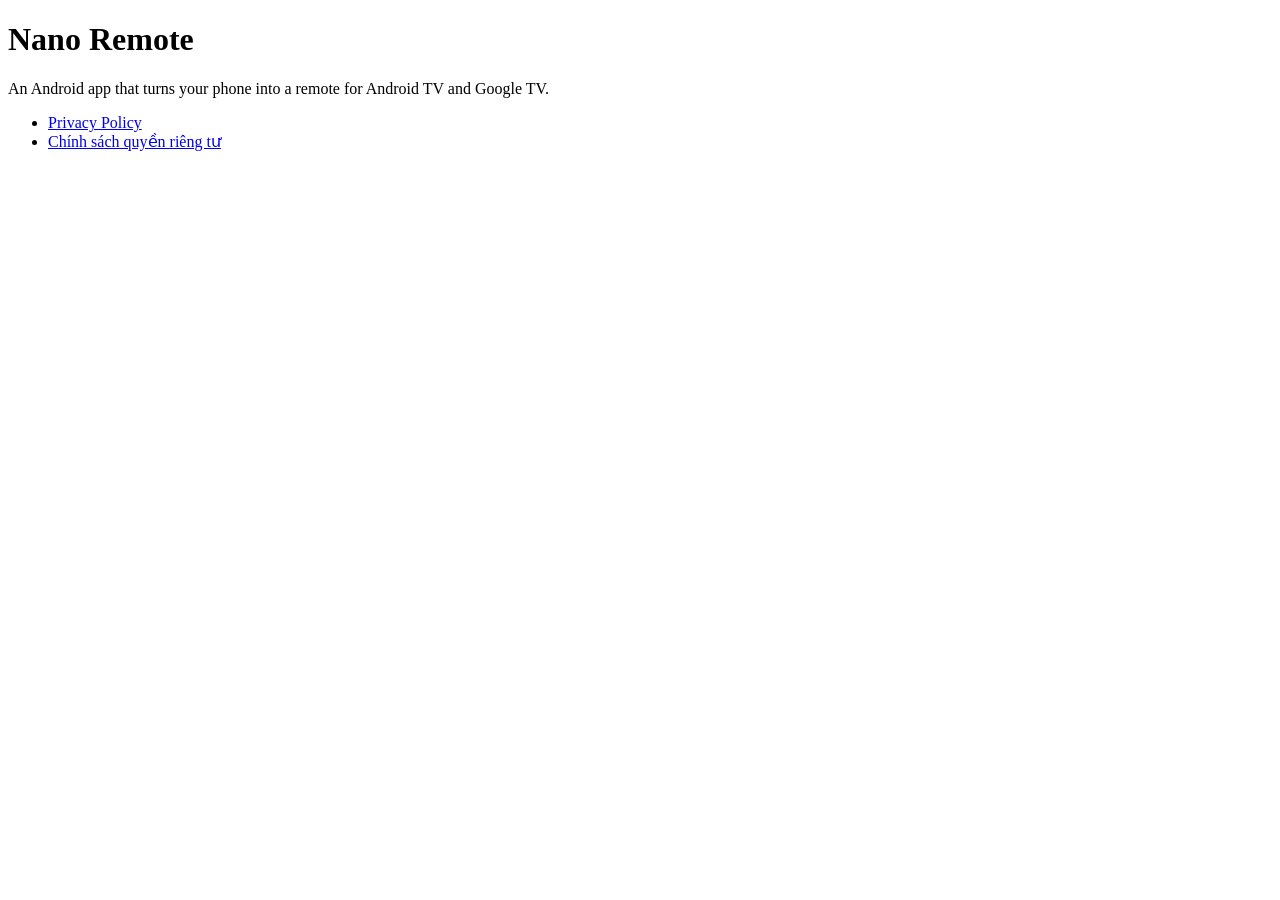
<file: nanoremote/index.html>
<!doctype html>
<html lang="en">
<head>
<meta charset="utf-8">
<meta name="viewport" content="width=device-width, initial-scale=1">
<title>Nano Remote</title>
</head>
<body>
<main>
  <h1>Nano Remote</h1>
  <p>An Android app that turns your phone into a remote for Android TV and Google TV.</p>
  <ul>
    <li><a href="privacy/">Privacy Policy</a></li>
    <li><a href="privacy/vi/">Chính sách quyền riêng tư</a></li>
  </ul>
</main>
</body>
</html>
</file>
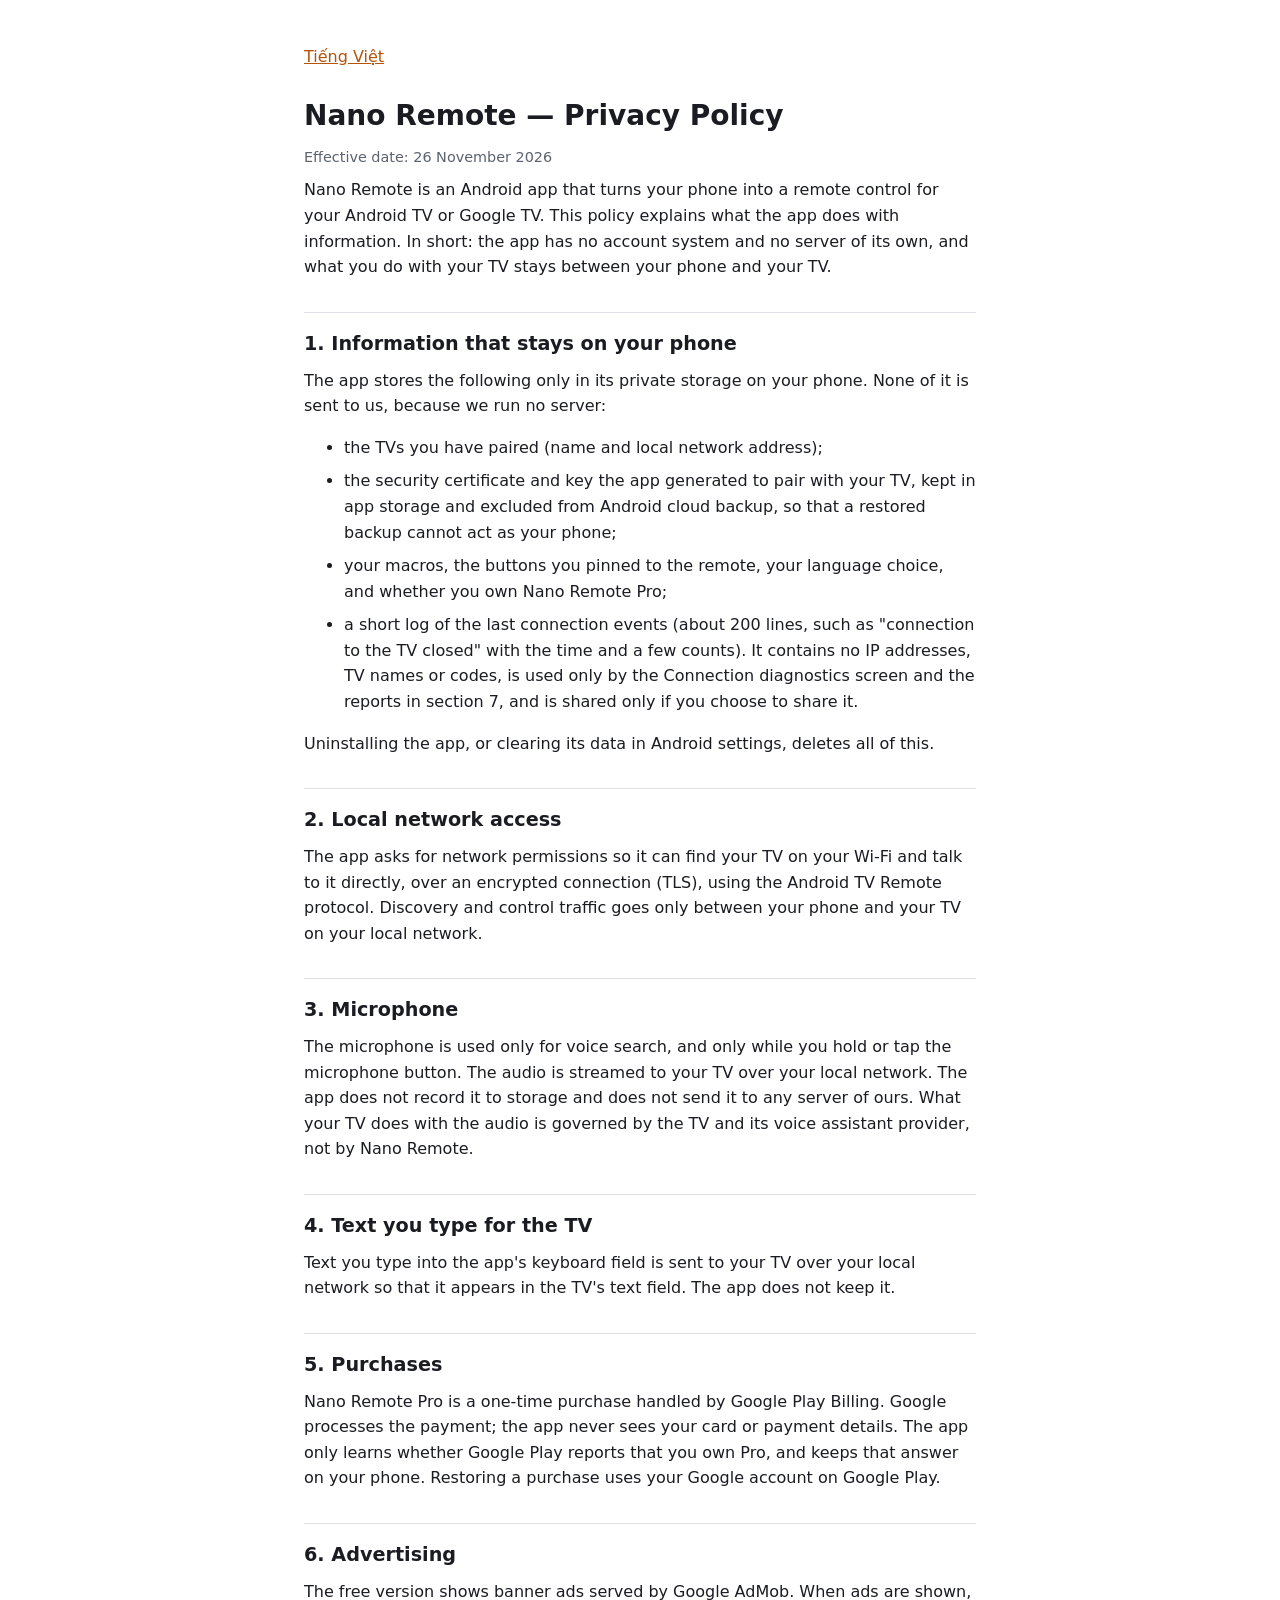
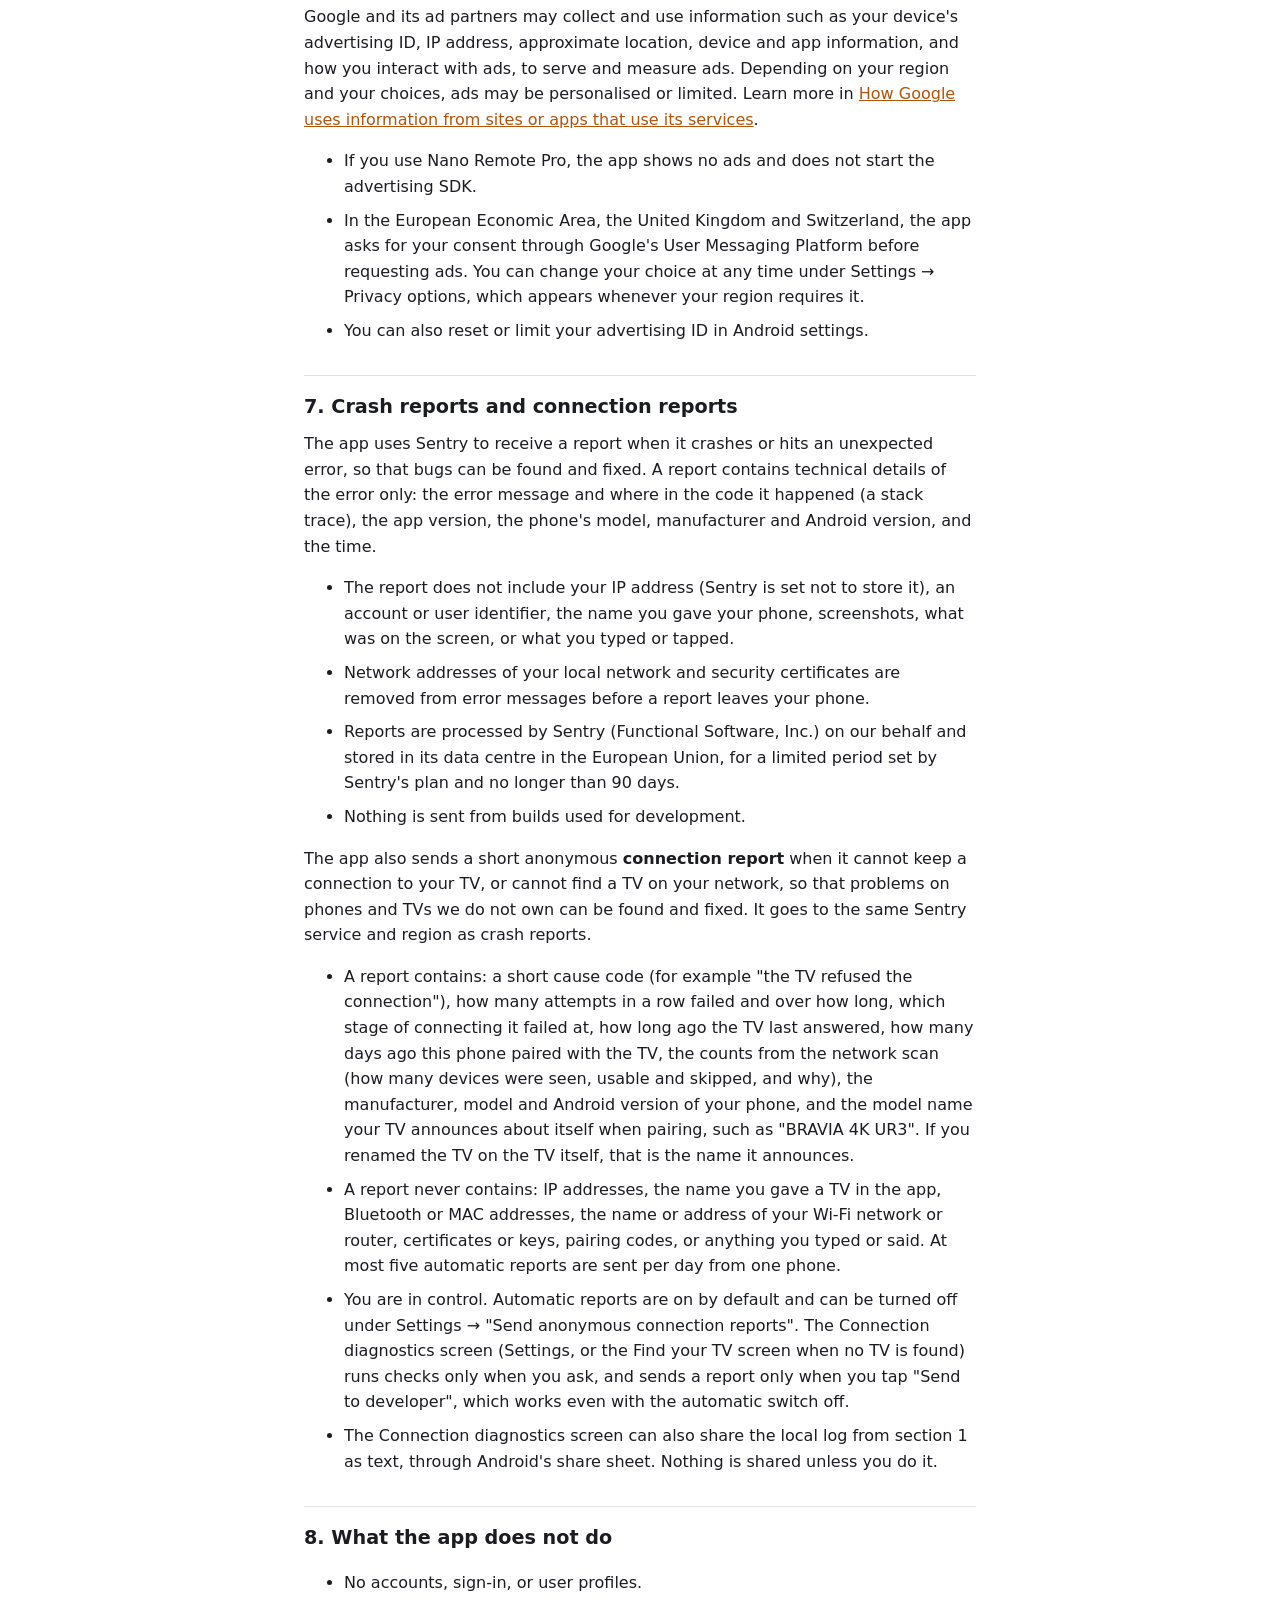
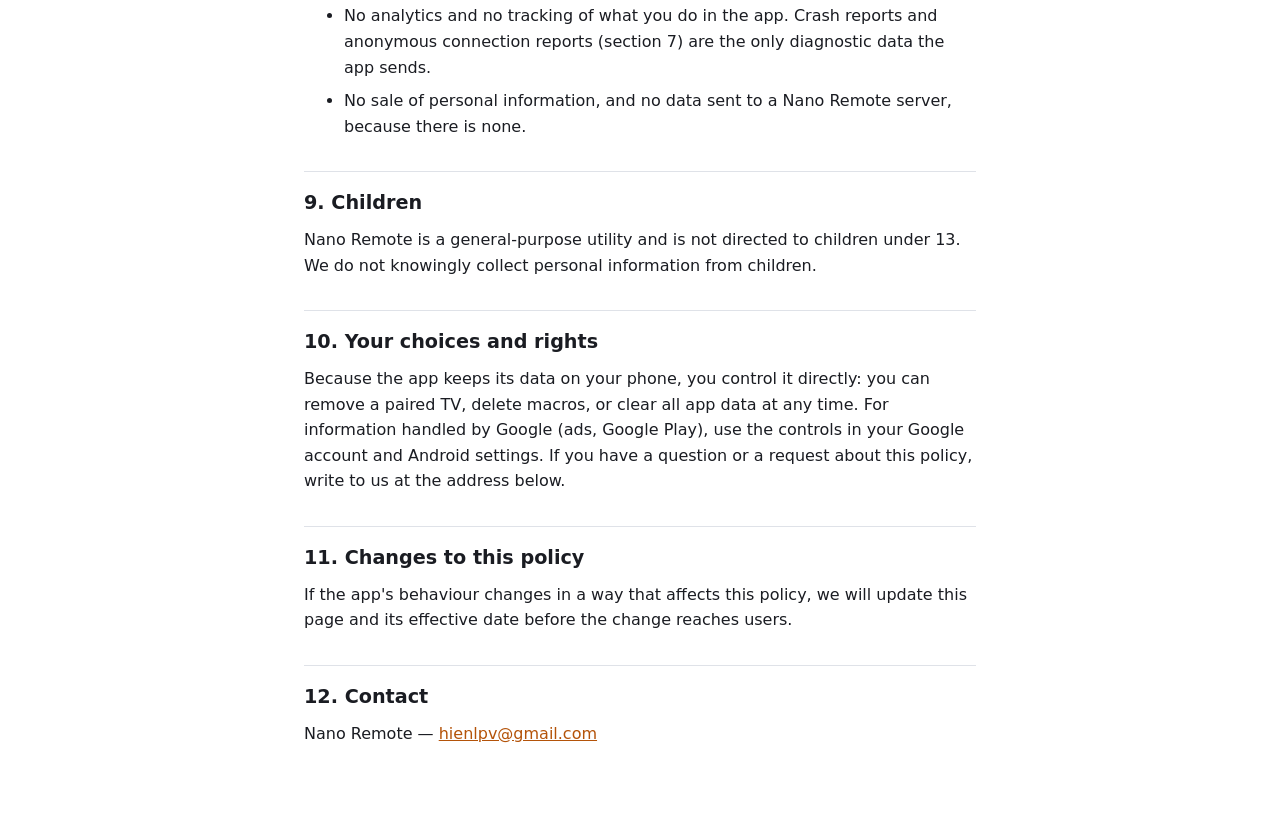
<file: nanoremote/privacy/index.html>
<!doctype html>
<html lang="en">
<head>
<meta charset="utf-8">
<meta name="viewport" content="width=device-width, initial-scale=1">
<title>Nano Remote — Privacy Policy</title>
<link rel="alternate" hreflang="vi" href="vi/">
<style>
  :root { color-scheme: light dark; --bg: #ffffff; --fg: #1a1c22; --muted: #5b6270; --line: #dfe2e8; --accent: #b45309; }
  @media (prefers-color-scheme: dark) { :root { --bg: #0e1016; --fg: #eceef3; --muted: #9aa1b0; --line: #262a35; --accent: #f5a524; } }
  body { margin: 0; background: var(--bg); color: var(--fg); font: 16px/1.6 system-ui, -apple-system, "Segoe UI", Roboto, sans-serif; }
  main { max-width: 42rem; margin: 0 auto; padding: 2rem 1.25rem 4rem; }
  h1 { font-size: 1.75rem; margin: 0 0 .25rem; }
  h2 { font-size: 1.2rem; margin: 2rem 0 .5rem; padding-top: 1rem; border-top: 1px solid var(--line); }
  p, li { margin: .5rem 0; }
  a { color: var(--accent); }
  .meta { color: var(--muted); font-size: .9rem; }
  nav { margin: .75rem 0 1.5rem; }
</style>
</head>
<body>
<main>
  <nav><a href="vi/" hreflang="vi">Tiếng Việt</a></nav>
  <h1>Nano Remote — Privacy Policy</h1>
  <p class="meta">Effective date: 26 November 2026</p>

  <p>Nano Remote is an Android app that turns your phone into a remote control for your Android TV or Google TV. This policy explains what the app does with information. In short: the app has no account system and no server of its own, and what you do with your TV stays between your phone and your TV.</p>

  <h2>1. Information that stays on your phone</h2>
  <p>The app stores the following only in its private storage on your phone. None of it is sent to us, because we run no server:</p>
  <ul>
    <li>the TVs you have paired (name and local network address);</li>
    <li>the security certificate and key the app generated to pair with your TV, kept in app storage and excluded from Android cloud backup, so that a restored backup cannot act as your phone;</li>
    <li>your macros, the buttons you pinned to the remote, your language choice, and whether you own Nano Remote Pro;</li>
    <li>a short log of the last connection events (about 200 lines, such as "connection to the TV closed" with the time and a few counts). It contains no IP addresses, TV names or codes, is used only by the Connection diagnostics screen and the reports in section 7, and is shared only if you choose to share it.</li>
  </ul>
  <p>Uninstalling the app, or clearing its data in Android settings, deletes all of this.</p>

  <h2>2. Local network access</h2>
  <p>The app asks for network permissions so it can find your TV on your Wi-Fi and talk to it directly, over an encrypted connection (TLS), using the Android TV Remote protocol. Discovery and control traffic goes only between your phone and your TV on your local network.</p>

  <h2>3. Microphone</h2>
  <p>The microphone is used only for voice search, and only while you hold or tap the microphone button. The audio is streamed to your TV over your local network. The app does not record it to storage and does not send it to any server of ours. What your TV does with the audio is governed by the TV and its voice assistant provider, not by Nano Remote.</p>

  <h2>4. Text you type for the TV</h2>
  <p>Text you type into the app's keyboard field is sent to your TV over your local network so that it appears in the TV's text field. The app does not keep it.</p>

  <h2>5. Purchases</h2>
  <p>Nano Remote Pro is a one-time purchase handled by Google Play Billing. Google processes the payment; the app never sees your card or payment details. The app only learns whether Google Play reports that you own Pro, and keeps that answer on your phone. Restoring a purchase uses your Google account on Google Play.</p>

  <h2>6. Advertising</h2>
  <p>The free version shows banner ads served by Google AdMob. When ads are shown, Google and its ad partners may collect and use information such as your device's advertising ID, IP address, approximate location, device and app information, and how you interact with ads, to serve and measure ads. Depending on your region and your choices, ads may be personalised or limited. Learn more in <a href="https://policies.google.com/technologies/partner-sites">How Google uses information from sites or apps that use its services</a>.</p>
  <ul>
    <li>If you use Nano Remote Pro, the app shows no ads and does not start the advertising SDK.</li>
    <li>In the European Economic Area, the United Kingdom and Switzerland, the app asks for your consent through Google's User Messaging Platform before requesting ads. You can change your choice at any time under Settings &rarr; Privacy options, which appears whenever your region requires it.</li>
    <li>You can also reset or limit your advertising ID in Android settings.</li>
  </ul>

  <h2>7. Crash reports and connection reports</h2>
  <p>The app uses Sentry to receive a report when it crashes or hits an unexpected error, so that bugs can be found and fixed. A report contains technical details of the error only: the error message and where in the code it happened (a stack trace), the app version, the phone's model, manufacturer and Android version, and the time.</p>
  <ul>
    <li>The report does not include your IP address (Sentry is set not to store it), an account or user identifier, the name you gave your phone, screenshots, what was on the screen, or what you typed or tapped.</li>
    <li>Network addresses of your local network and security certificates are removed from error messages before a report leaves your phone.</li>
    <li>Reports are processed by Sentry (Functional Software, Inc.) on our behalf and stored in its data centre in the European Union, for a limited period set by Sentry's plan and no longer than 90 days.</li>
    <li>Nothing is sent from builds used for development.</li>
  </ul>
  <p>The app also sends a short anonymous <strong>connection report</strong> when it cannot keep a connection to your TV, or cannot find a TV on your network, so that problems on phones and TVs we do not own can be found and fixed. It goes to the same Sentry service and region as crash reports.</p>
  <ul>
    <li>A report contains: a short cause code (for example "the TV refused the connection"), how many attempts in a row failed and over how long, which stage of connecting it failed at, how long ago the TV last answered, how many days ago this phone paired with the TV, the counts from the network scan (how many devices were seen, usable and skipped, and why), the manufacturer, model and Android version of your phone, and the model name your TV announces about itself when pairing, such as "BRAVIA 4K UR3". If you renamed the TV on the TV itself, that is the name it announces.</li>
    <li>A report never contains: IP addresses, the name you gave a TV in the app, Bluetooth or MAC addresses, the name or address of your Wi-Fi network or router, certificates or keys, pairing codes, or anything you typed or said. At most five automatic reports are sent per day from one phone.</li>
    <li>You are in control. Automatic reports are on by default and can be turned off under Settings &rarr; "Send anonymous connection reports". The Connection diagnostics screen (Settings, or the Find your TV screen when no TV is found) runs checks only when you ask, and sends a report only when you tap "Send to developer", which works even with the automatic switch off.</li>
    <li>The Connection diagnostics screen can also share the local log from section 1 as text, through Android's share sheet. Nothing is shared unless you do it.</li>
  </ul>

  <h2>8. What the app does not do</h2>
  <ul>
    <li>No accounts, sign-in, or user profiles.</li>
    <li>No analytics and no tracking of what you do in the app. Crash reports and anonymous connection reports (section 7) are the only diagnostic data the app sends.</li>
    <li>No sale of personal information, and no data sent to a Nano Remote server, because there is none.</li>
  </ul>

  <h2>9. Children</h2>
  <p>Nano Remote is a general-purpose utility and is not directed to children under 13. We do not knowingly collect personal information from children.</p>

  <h2>10. Your choices and rights</h2>
  <p>Because the app keeps its data on your phone, you control it directly: you can remove a paired TV, delete macros, or clear all app data at any time. For information handled by Google (ads, Google Play), use the controls in your Google account and Android settings. If you have a question or a request about this policy, write to us at the address below.</p>

  <h2>11. Changes to this policy</h2>
  <p>If the app's behaviour changes in a way that affects this policy, we will update this page and its effective date before the change reaches users.</p>

  <h2>12. Contact</h2>
  <p>Nano Remote — <a href="mailto:hienlpv@gmail.com">hienlpv@gmail.com</a></p>
</main>
</body>
</html>
</file>
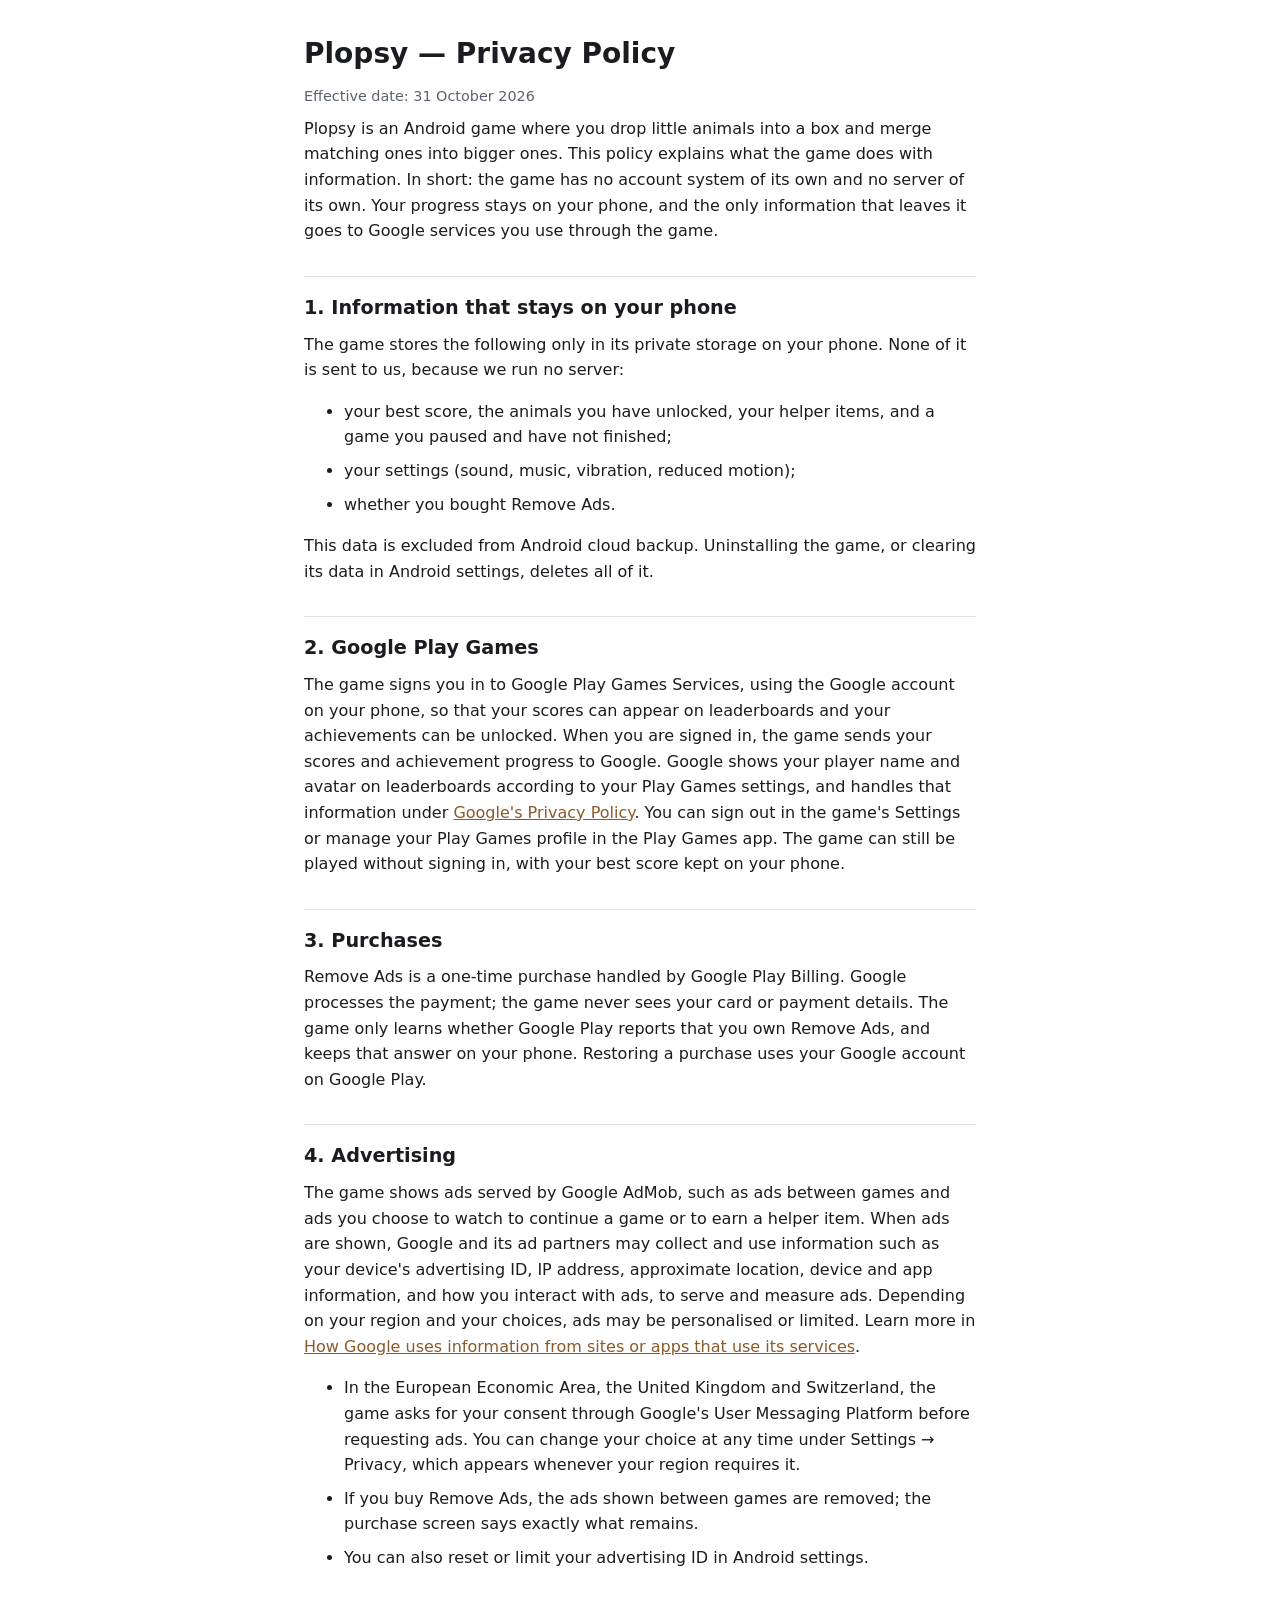
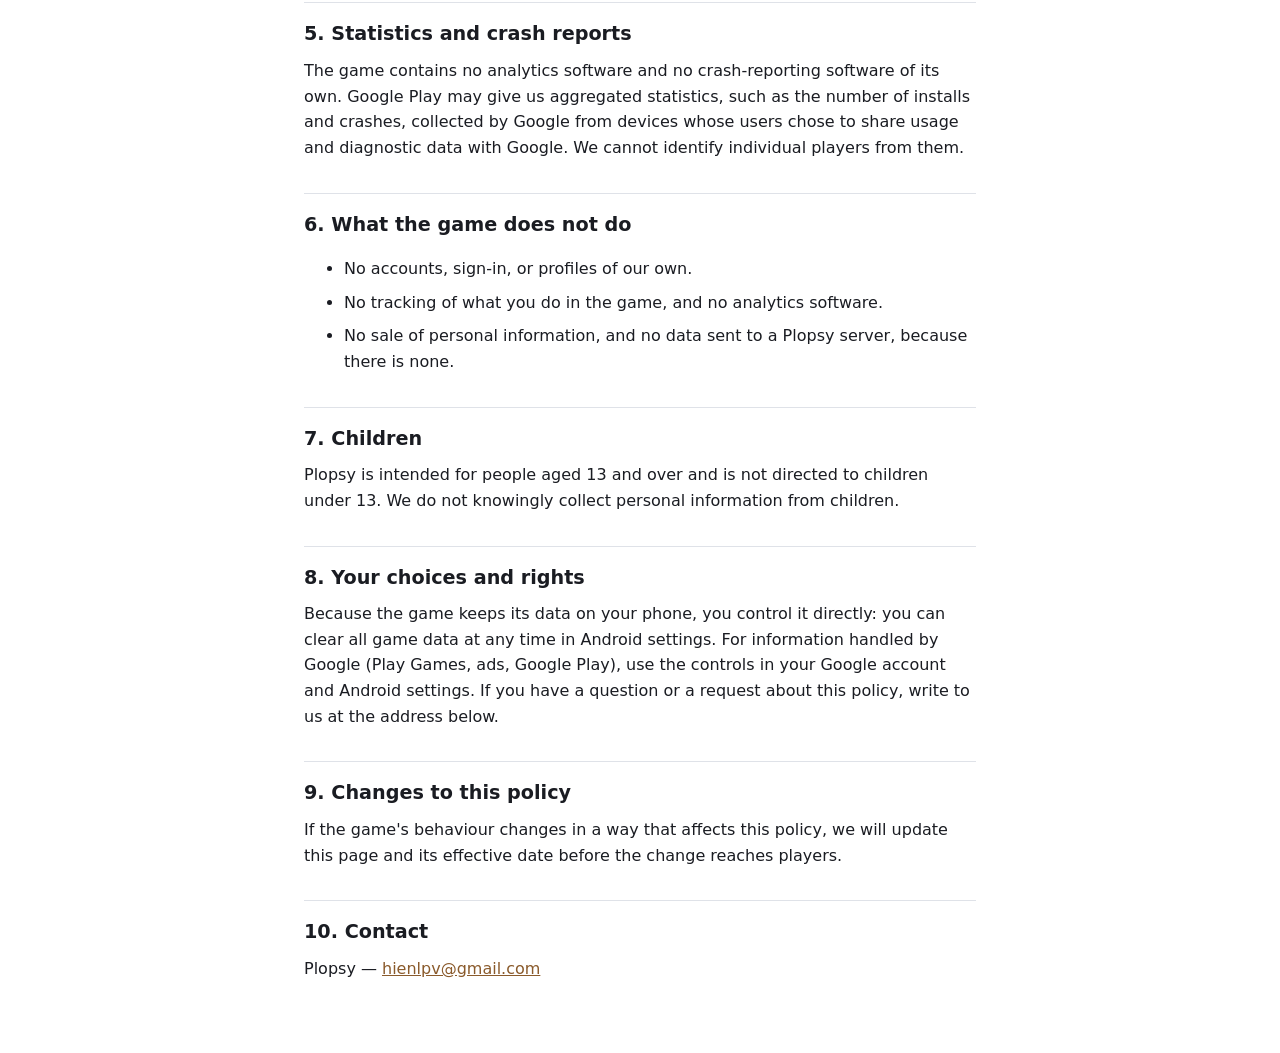
<file: plopsy/privacy/index.html>
<!doctype html>
<html lang="en">
<head>
<meta charset="utf-8">
<meta name="viewport" content="width=device-width, initial-scale=1">
<title>Plopsy — Privacy Policy</title>
<style>
  :root { color-scheme: light dark; --bg: #ffffff; --fg: #1a1c22; --muted: #5b6270; --line: #dfe2e8; --accent: #8a5a2b; }
  @media (prefers-color-scheme: dark) { :root { --bg: #0e1016; --fg: #eceef3; --muted: #9aa1b0; --line: #262a35; --accent: #e0a96d; } }
  body { margin: 0; background: var(--bg); color: var(--fg); font: 16px/1.6 system-ui, -apple-system, "Segoe UI", Roboto, sans-serif; }
  main { max-width: 42rem; margin: 0 auto; padding: 2rem 1.25rem 4rem; }
  h1 { font-size: 1.75rem; margin: 0 0 .25rem; }
  h2 { font-size: 1.2rem; margin: 2rem 0 .5rem; padding-top: 1rem; border-top: 1px solid var(--line); }
  p, li { margin: .5rem 0; }
  a { color: var(--accent); }
  .meta { color: var(--muted); font-size: .9rem; }
</style>
</head>
<body>
<main>
  <h1>Plopsy — Privacy Policy</h1>
  <p class="meta">Effective date: 31 October 2026</p>

  <p>Plopsy is an Android game where you drop little animals into a box and merge matching ones into bigger ones. This policy explains what the game does with information. In short: the game has no account system of its own and no server of its own. Your progress stays on your phone, and the only information that leaves it goes to Google services you use through the game.</p>

  <h2>1. Information that stays on your phone</h2>
  <p>The game stores the following only in its private storage on your phone. None of it is sent to us, because we run no server:</p>
  <ul>
    <li>your best score, the animals you have unlocked, your helper items, and a game you paused and have not finished;</li>
    <li>your settings (sound, music, vibration, reduced motion);</li>
    <li>whether you bought Remove Ads.</li>
  </ul>
  <p>This data is excluded from Android cloud backup. Uninstalling the game, or clearing its data in Android settings, deletes all of it.</p>

  <h2>2. Google Play Games</h2>
  <p>The game signs you in to Google Play Games Services, using the Google account on your phone, so that your scores can appear on leaderboards and your achievements can be unlocked. When you are signed in, the game sends your scores and achievement progress to Google. Google shows your player name and avatar on leaderboards according to your Play Games settings, and handles that information under <a href="https://policies.google.com/privacy">Google's Privacy Policy</a>. You can sign out in the game's Settings or manage your Play Games profile in the Play Games app. The game can still be played without signing in, with your best score kept on your phone.</p>

  <h2>3. Purchases</h2>
  <p>Remove Ads is a one-time purchase handled by Google Play Billing. Google processes the payment; the game never sees your card or payment details. The game only learns whether Google Play reports that you own Remove Ads, and keeps that answer on your phone. Restoring a purchase uses your Google account on Google Play.</p>

  <h2>4. Advertising</h2>
  <p>The game shows ads served by Google AdMob, such as ads between games and ads you choose to watch to continue a game or to earn a helper item. When ads are shown, Google and its ad partners may collect and use information such as your device's advertising ID, IP address, approximate location, device and app information, and how you interact with ads, to serve and measure ads. Depending on your region and your choices, ads may be personalised or limited. Learn more in <a href="https://policies.google.com/technologies/partner-sites">How Google uses information from sites or apps that use its services</a>.</p>
  <ul>
    <li>In the European Economic Area, the United Kingdom and Switzerland, the game asks for your consent through Google's User Messaging Platform before requesting ads. You can change your choice at any time under Settings &rarr; Privacy, which appears whenever your region requires it.</li>
    <li>If you buy Remove Ads, the ads shown between games are removed; the purchase screen says exactly what remains.</li>
    <li>You can also reset or limit your advertising ID in Android settings.</li>
  </ul>

  <h2>5. Statistics and crash reports</h2>
  <p>The game contains no analytics software and no crash-reporting software of its own. Google Play may give us aggregated statistics, such as the number of installs and crashes, collected by Google from devices whose users chose to share usage and diagnostic data with Google. We cannot identify individual players from them.</p>

  <h2>6. What the game does not do</h2>
  <ul>
    <li>No accounts, sign-in, or profiles of our own.</li>
    <li>No tracking of what you do in the game, and no analytics software.</li>
    <li>No sale of personal information, and no data sent to a Plopsy server, because there is none.</li>
  </ul>

  <h2>7. Children</h2>
  <p>Plopsy is intended for people aged 13 and over and is not directed to children under 13. We do not knowingly collect personal information from children.</p>

  <h2>8. Your choices and rights</h2>
  <p>Because the game keeps its data on your phone, you control it directly: you can clear all game data at any time in Android settings. For information handled by Google (Play Games, ads, Google Play), use the controls in your Google account and Android settings. If you have a question or a request about this policy, write to us at the address below.</p>

  <h2>9. Changes to this policy</h2>
  <p>If the game's behaviour changes in a way that affects this policy, we will update this page and its effective date before the change reaches players.</p>

  <h2>10. Contact</h2>
  <p>Plopsy — <a href="mailto:hienlpv@gmail.com">hienlpv@gmail.com</a></p>
</main>
</body>
</html>
</file>
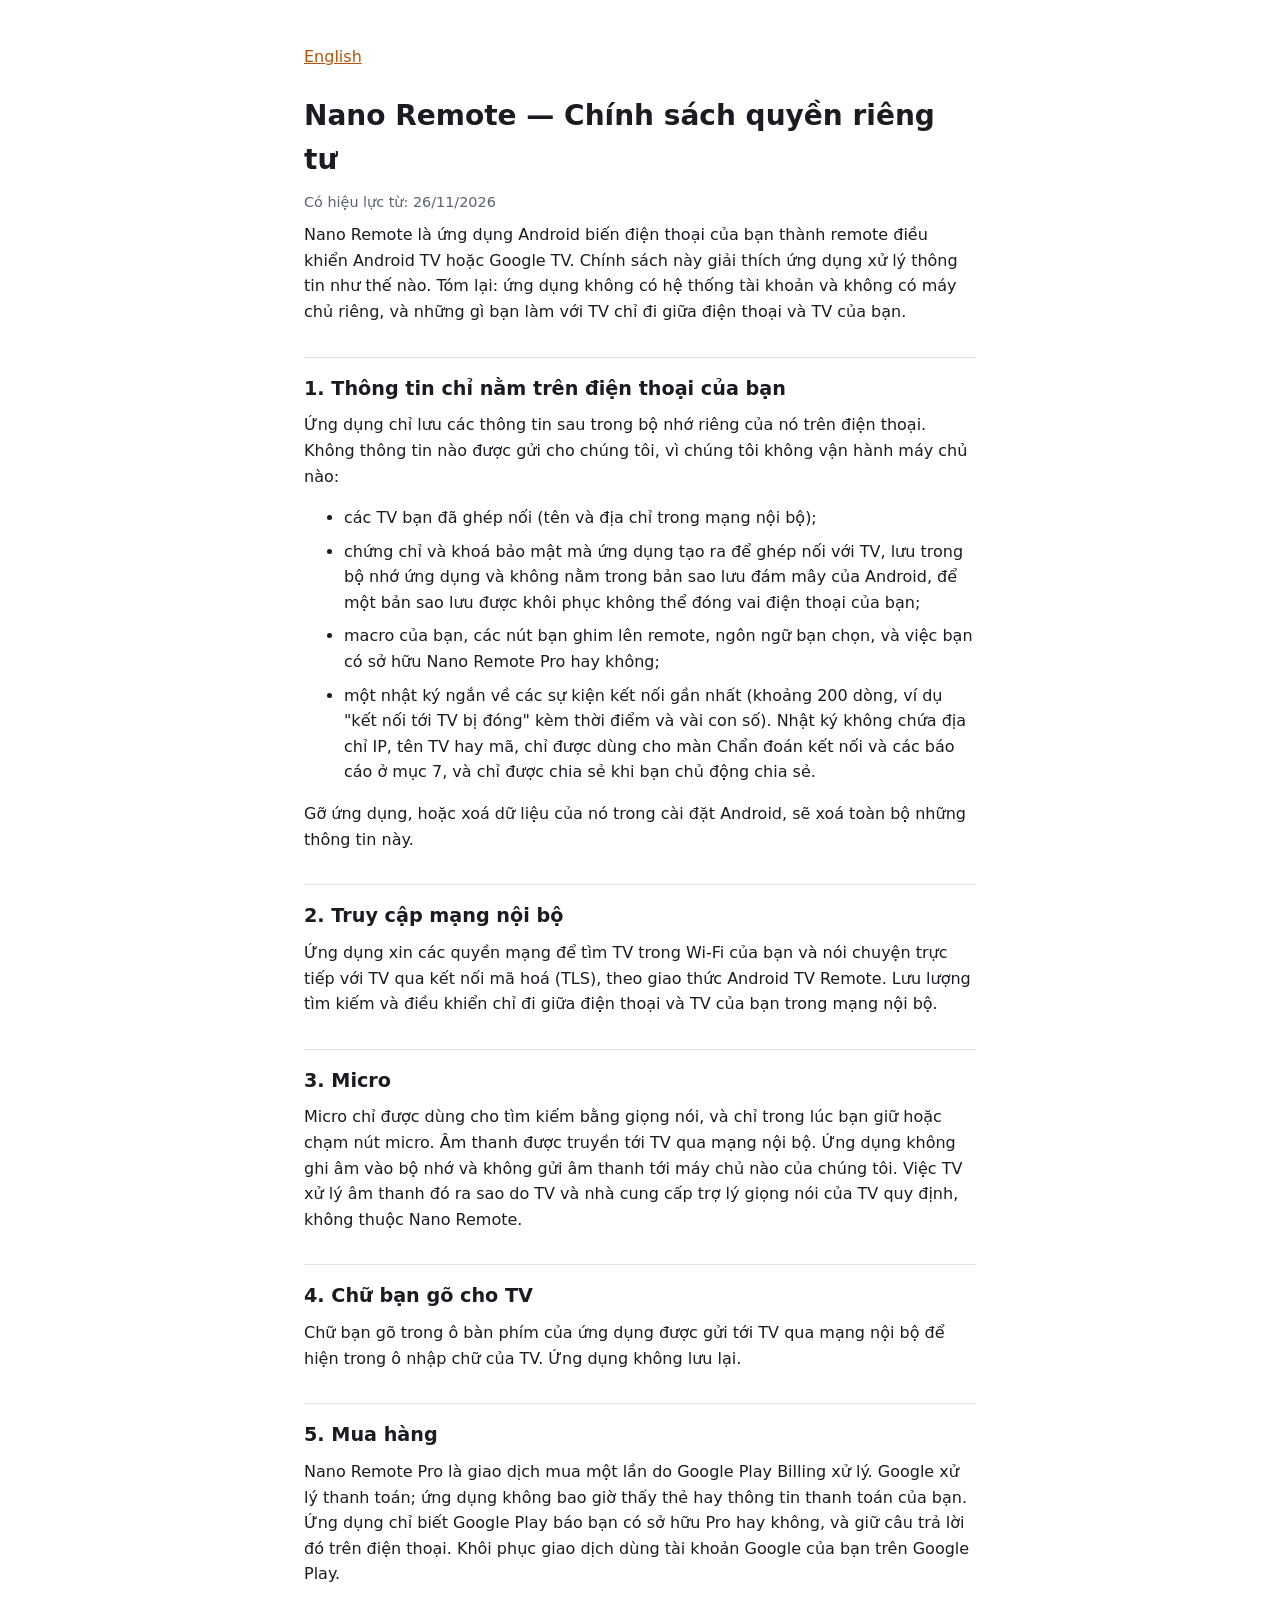
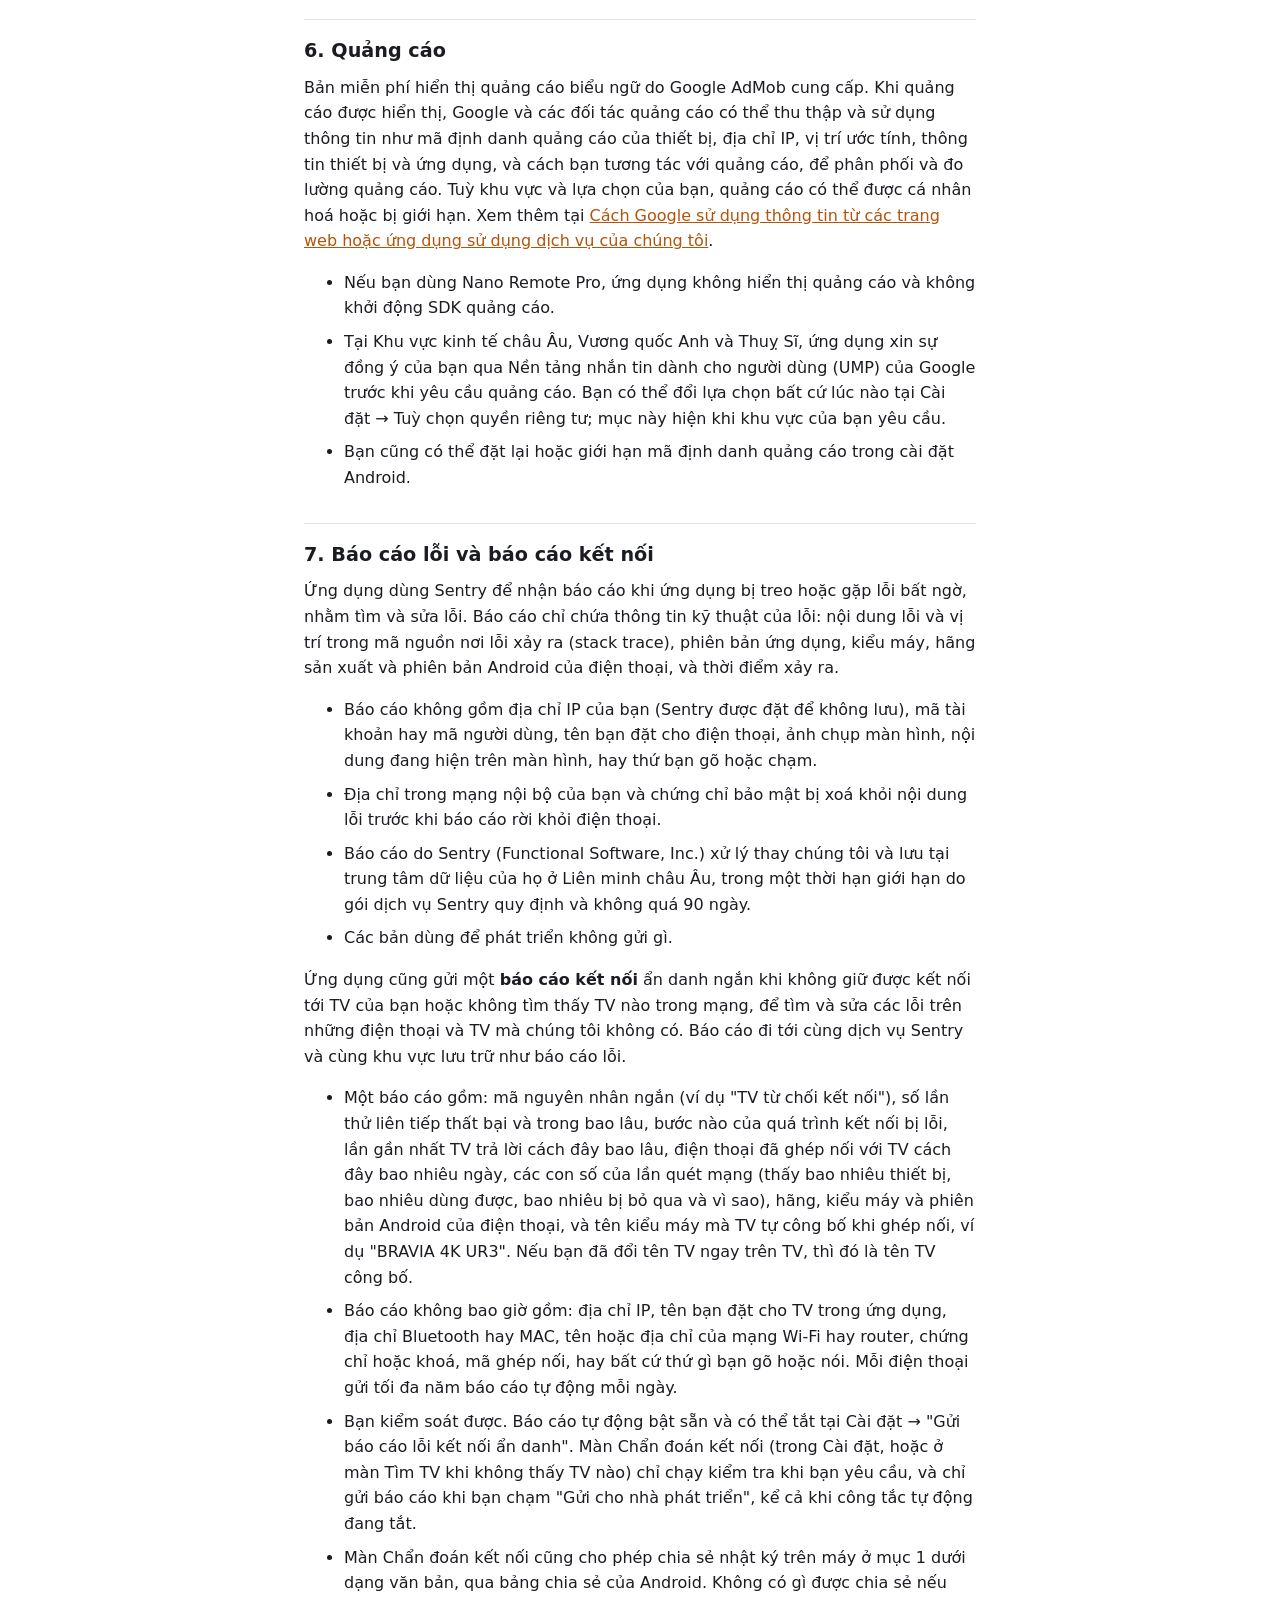
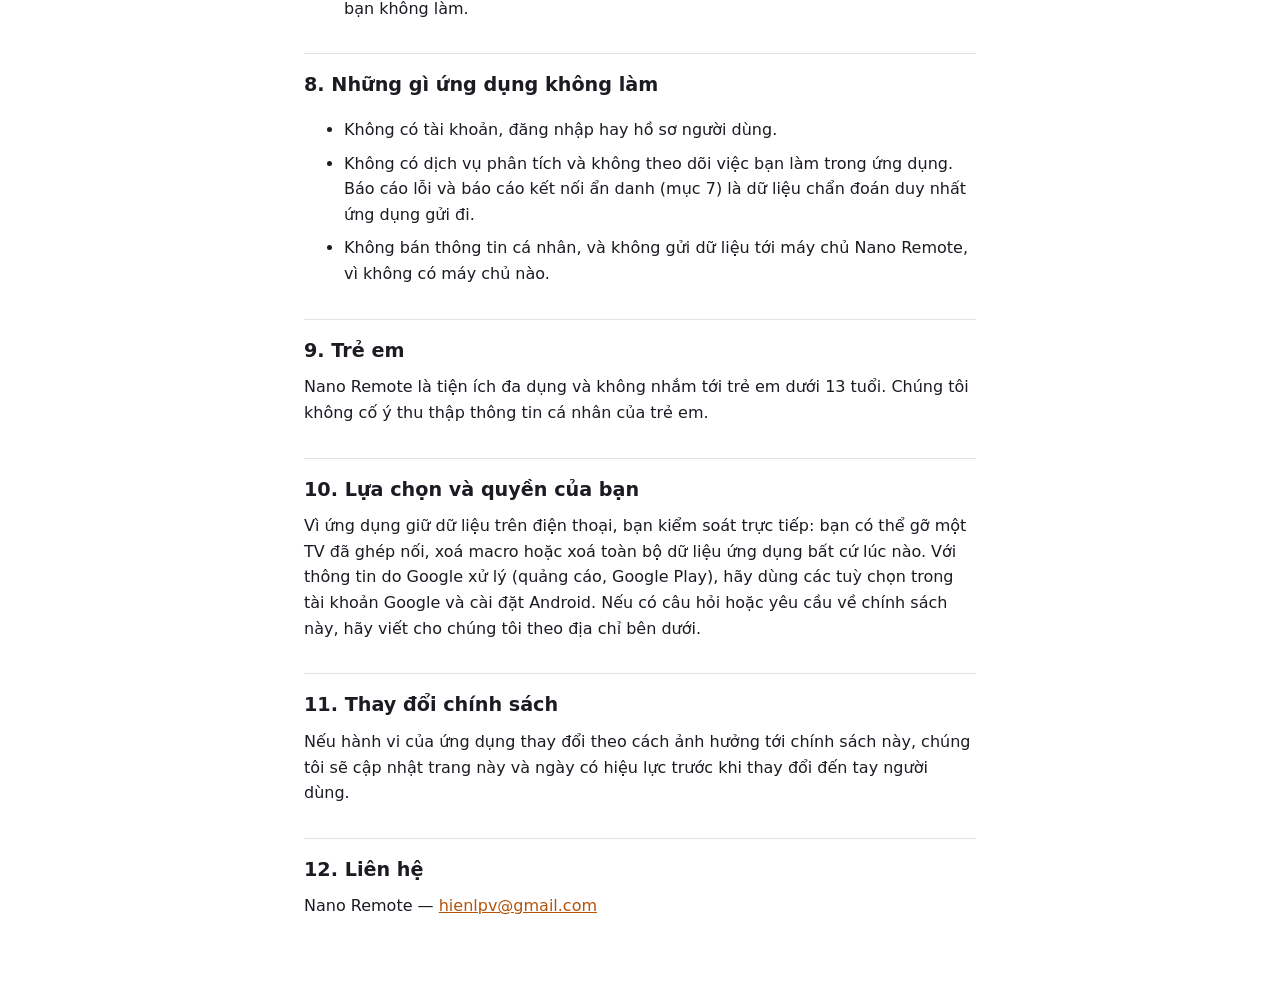
<file: nanoremote/privacy/vi/index.html>
<!doctype html>
<html lang="vi">
<head>
<meta charset="utf-8">
<meta name="viewport" content="width=device-width, initial-scale=1">
<title>Nano Remote — Chính sách quyền riêng tư</title>
<link rel="alternate" hreflang="en" href="../">
<style>
  :root { color-scheme: light dark; --bg: #ffffff; --fg: #1a1c22; --muted: #5b6270; --line: #dfe2e8; --accent: #b45309; }
  @media (prefers-color-scheme: dark) { :root { --bg: #0e1016; --fg: #eceef3; --muted: #9aa1b0; --line: #262a35; --accent: #f5a524; } }
  body { margin: 0; background: var(--bg); color: var(--fg); font: 16px/1.6 system-ui, -apple-system, "Segoe UI", Roboto, sans-serif; }
  main { max-width: 42rem; margin: 0 auto; padding: 2rem 1.25rem 4rem; }
  h1 { font-size: 1.75rem; margin: 0 0 .25rem; }
  h2 { font-size: 1.2rem; margin: 2rem 0 .5rem; padding-top: 1rem; border-top: 1px solid var(--line); }
  p, li { margin: .5rem 0; }
  a { color: var(--accent); }
  .meta { color: var(--muted); font-size: .9rem; }
  nav { margin: .75rem 0 1.5rem; }
</style>
</head>
<body>
<main>
  <nav><a href="../" hreflang="en">English</a></nav>
  <h1>Nano Remote — Chính sách quyền riêng tư</h1>
  <p class="meta">Có hiệu lực từ: 26/11/2026</p>

  <p>Nano Remote là ứng dụng Android biến điện thoại của bạn thành remote điều khiển Android TV hoặc Google TV. Chính sách này giải thích ứng dụng xử lý thông tin như thế nào. Tóm lại: ứng dụng không có hệ thống tài khoản và không có máy chủ riêng, và những gì bạn làm với TV chỉ đi giữa điện thoại và TV của bạn.</p>

  <h2>1. Thông tin chỉ nằm trên điện thoại của bạn</h2>
  <p>Ứng dụng chỉ lưu các thông tin sau trong bộ nhớ riêng của nó trên điện thoại. Không thông tin nào được gửi cho chúng tôi, vì chúng tôi không vận hành máy chủ nào:</p>
  <ul>
    <li>các TV bạn đã ghép nối (tên và địa chỉ trong mạng nội bộ);</li>
    <li>chứng chỉ và khoá bảo mật mà ứng dụng tạo ra để ghép nối với TV, lưu trong bộ nhớ ứng dụng và không nằm trong bản sao lưu đám mây của Android, để một bản sao lưu được khôi phục không thể đóng vai điện thoại của bạn;</li>
    <li>macro của bạn, các nút bạn ghim lên remote, ngôn ngữ bạn chọn, và việc bạn có sở hữu Nano Remote Pro hay không;</li>
    <li>một nhật ký ngắn về các sự kiện kết nối gần nhất (khoảng 200 dòng, ví dụ "kết nối tới TV bị đóng" kèm thời điểm và vài con số). Nhật ký không chứa địa chỉ IP, tên TV hay mã, chỉ được dùng cho màn Chẩn đoán kết nối và các báo cáo ở mục 7, và chỉ được chia sẻ khi bạn chủ động chia sẻ.</li>
  </ul>
  <p>Gỡ ứng dụng, hoặc xoá dữ liệu của nó trong cài đặt Android, sẽ xoá toàn bộ những thông tin này.</p>

  <h2>2. Truy cập mạng nội bộ</h2>
  <p>Ứng dụng xin các quyền mạng để tìm TV trong Wi-Fi của bạn và nói chuyện trực tiếp với TV qua kết nối mã hoá (TLS), theo giao thức Android TV Remote. Lưu lượng tìm kiếm và điều khiển chỉ đi giữa điện thoại và TV của bạn trong mạng nội bộ.</p>

  <h2>3. Micro</h2>
  <p>Micro chỉ được dùng cho tìm kiếm bằng giọng nói, và chỉ trong lúc bạn giữ hoặc chạm nút micro. Âm thanh được truyền tới TV qua mạng nội bộ. Ứng dụng không ghi âm vào bộ nhớ và không gửi âm thanh tới máy chủ nào của chúng tôi. Việc TV xử lý âm thanh đó ra sao do TV và nhà cung cấp trợ lý giọng nói của TV quy định, không thuộc Nano Remote.</p>

  <h2>4. Chữ bạn gõ cho TV</h2>
  <p>Chữ bạn gõ trong ô bàn phím của ứng dụng được gửi tới TV qua mạng nội bộ để hiện trong ô nhập chữ của TV. Ứng dụng không lưu lại.</p>

  <h2>5. Mua hàng</h2>
  <p>Nano Remote Pro là giao dịch mua một lần do Google Play Billing xử lý. Google xử lý thanh toán; ứng dụng không bao giờ thấy thẻ hay thông tin thanh toán của bạn. Ứng dụng chỉ biết Google Play báo bạn có sở hữu Pro hay không, và giữ câu trả lời đó trên điện thoại. Khôi phục giao dịch dùng tài khoản Google của bạn trên Google Play.</p>

  <h2>6. Quảng cáo</h2>
  <p>Bản miễn phí hiển thị quảng cáo biểu ngữ do Google AdMob cung cấp. Khi quảng cáo được hiển thị, Google và các đối tác quảng cáo có thể thu thập và sử dụng thông tin như mã định danh quảng cáo của thiết bị, địa chỉ IP, vị trí ước tính, thông tin thiết bị và ứng dụng, và cách bạn tương tác với quảng cáo, để phân phối và đo lường quảng cáo. Tuỳ khu vực và lựa chọn của bạn, quảng cáo có thể được cá nhân hoá hoặc bị giới hạn. Xem thêm tại <a href="https://policies.google.com/technologies/partner-sites">Cách Google sử dụng thông tin từ các trang web hoặc ứng dụng sử dụng dịch vụ của chúng tôi</a>.</p>
  <ul>
    <li>Nếu bạn dùng Nano Remote Pro, ứng dụng không hiển thị quảng cáo và không khởi động SDK quảng cáo.</li>
    <li>Tại Khu vực kinh tế châu Âu, Vương quốc Anh và Thuỵ Sĩ, ứng dụng xin sự đồng ý của bạn qua Nền tảng nhắn tin dành cho người dùng (UMP) của Google trước khi yêu cầu quảng cáo. Bạn có thể đổi lựa chọn bất cứ lúc nào tại Cài đặt &rarr; Tuỳ chọn quyền riêng tư; mục này hiện khi khu vực của bạn yêu cầu.</li>
    <li>Bạn cũng có thể đặt lại hoặc giới hạn mã định danh quảng cáo trong cài đặt Android.</li>
  </ul>

  <h2>7. Báo cáo lỗi và báo cáo kết nối</h2>
  <p>Ứng dụng dùng Sentry để nhận báo cáo khi ứng dụng bị treo hoặc gặp lỗi bất ngờ, nhằm tìm và sửa lỗi. Báo cáo chỉ chứa thông tin kỹ thuật của lỗi: nội dung lỗi và vị trí trong mã nguồn nơi lỗi xảy ra (stack trace), phiên bản ứng dụng, kiểu máy, hãng sản xuất và phiên bản Android của điện thoại, và thời điểm xảy ra.</p>
  <ul>
    <li>Báo cáo không gồm địa chỉ IP của bạn (Sentry được đặt để không lưu), mã tài khoản hay mã người dùng, tên bạn đặt cho điện thoại, ảnh chụp màn hình, nội dung đang hiện trên màn hình, hay thứ bạn gõ hoặc chạm.</li>
    <li>Địa chỉ trong mạng nội bộ của bạn và chứng chỉ bảo mật bị xoá khỏi nội dung lỗi trước khi báo cáo rời khỏi điện thoại.</li>
    <li>Báo cáo do Sentry (Functional Software, Inc.) xử lý thay chúng tôi và lưu tại trung tâm dữ liệu của họ ở Liên minh châu Âu, trong một thời hạn giới hạn do gói dịch vụ Sentry quy định và không quá 90 ngày.</li>
    <li>Các bản dùng để phát triển không gửi gì.</li>
  </ul>
  <p>Ứng dụng cũng gửi một <strong>báo cáo kết nối</strong> ẩn danh ngắn khi không giữ được kết nối tới TV của bạn hoặc không tìm thấy TV nào trong mạng, để tìm và sửa các lỗi trên những điện thoại và TV mà chúng tôi không có. Báo cáo đi tới cùng dịch vụ Sentry và cùng khu vực lưu trữ như báo cáo lỗi.</p>
  <ul>
    <li>Một báo cáo gồm: mã nguyên nhân ngắn (ví dụ "TV từ chối kết nối"), số lần thử liên tiếp thất bại và trong bao lâu, bước nào của quá trình kết nối bị lỗi, lần gần nhất TV trả lời cách đây bao lâu, điện thoại đã ghép nối với TV cách đây bao nhiêu ngày, các con số của lần quét mạng (thấy bao nhiêu thiết bị, bao nhiêu dùng được, bao nhiêu bị bỏ qua và vì sao), hãng, kiểu máy và phiên bản Android của điện thoại, và tên kiểu máy mà TV tự công bố khi ghép nối, ví dụ "BRAVIA 4K UR3". Nếu bạn đã đổi tên TV ngay trên TV, thì đó là tên TV công bố.</li>
    <li>Báo cáo không bao giờ gồm: địa chỉ IP, tên bạn đặt cho TV trong ứng dụng, địa chỉ Bluetooth hay MAC, tên hoặc địa chỉ của mạng Wi-Fi hay router, chứng chỉ hoặc khoá, mã ghép nối, hay bất cứ thứ gì bạn gõ hoặc nói. Mỗi điện thoại gửi tối đa năm báo cáo tự động mỗi ngày.</li>
    <li>Bạn kiểm soát được. Báo cáo tự động bật sẵn và có thể tắt tại Cài đặt &rarr; "Gửi báo cáo lỗi kết nối ẩn danh". Màn Chẩn đoán kết nối (trong Cài đặt, hoặc ở màn Tìm TV khi không thấy TV nào) chỉ chạy kiểm tra khi bạn yêu cầu, và chỉ gửi báo cáo khi bạn chạm "Gửi cho nhà phát triển", kể cả khi công tắc tự động đang tắt.</li>
    <li>Màn Chẩn đoán kết nối cũng cho phép chia sẻ nhật ký trên máy ở mục 1 dưới dạng văn bản, qua bảng chia sẻ của Android. Không có gì được chia sẻ nếu bạn không làm.</li>
  </ul>

  <h2>8. Những gì ứng dụng không làm</h2>
  <ul>
    <li>Không có tài khoản, đăng nhập hay hồ sơ người dùng.</li>
    <li>Không có dịch vụ phân tích và không theo dõi việc bạn làm trong ứng dụng. Báo cáo lỗi và báo cáo kết nối ẩn danh (mục 7) là dữ liệu chẩn đoán duy nhất ứng dụng gửi đi.</li>
    <li>Không bán thông tin cá nhân, và không gửi dữ liệu tới máy chủ Nano Remote, vì không có máy chủ nào.</li>
  </ul>

  <h2>9. Trẻ em</h2>
  <p>Nano Remote là tiện ích đa dụng và không nhắm tới trẻ em dưới 13 tuổi. Chúng tôi không cố ý thu thập thông tin cá nhân của trẻ em.</p>

  <h2>10. Lựa chọn và quyền của bạn</h2>
  <p>Vì ứng dụng giữ dữ liệu trên điện thoại, bạn kiểm soát trực tiếp: bạn có thể gỡ một TV đã ghép nối, xoá macro hoặc xoá toàn bộ dữ liệu ứng dụng bất cứ lúc nào. Với thông tin do Google xử lý (quảng cáo, Google Play), hãy dùng các tuỳ chọn trong tài khoản Google và cài đặt Android. Nếu có câu hỏi hoặc yêu cầu về chính sách này, hãy viết cho chúng tôi theo địa chỉ bên dưới.</p>

  <h2>11. Thay đổi chính sách</h2>
  <p>Nếu hành vi của ứng dụng thay đổi theo cách ảnh hưởng tới chính sách này, chúng tôi sẽ cập nhật trang này và ngày có hiệu lực trước khi thay đổi đến tay người dùng.</p>

  <h2>12. Liên hệ</h2>
  <p>Nano Remote — <a href="mailto:hienlpv@gmail.com">hienlpv@gmail.com</a></p>
</main>
</body>
</html>
</file>
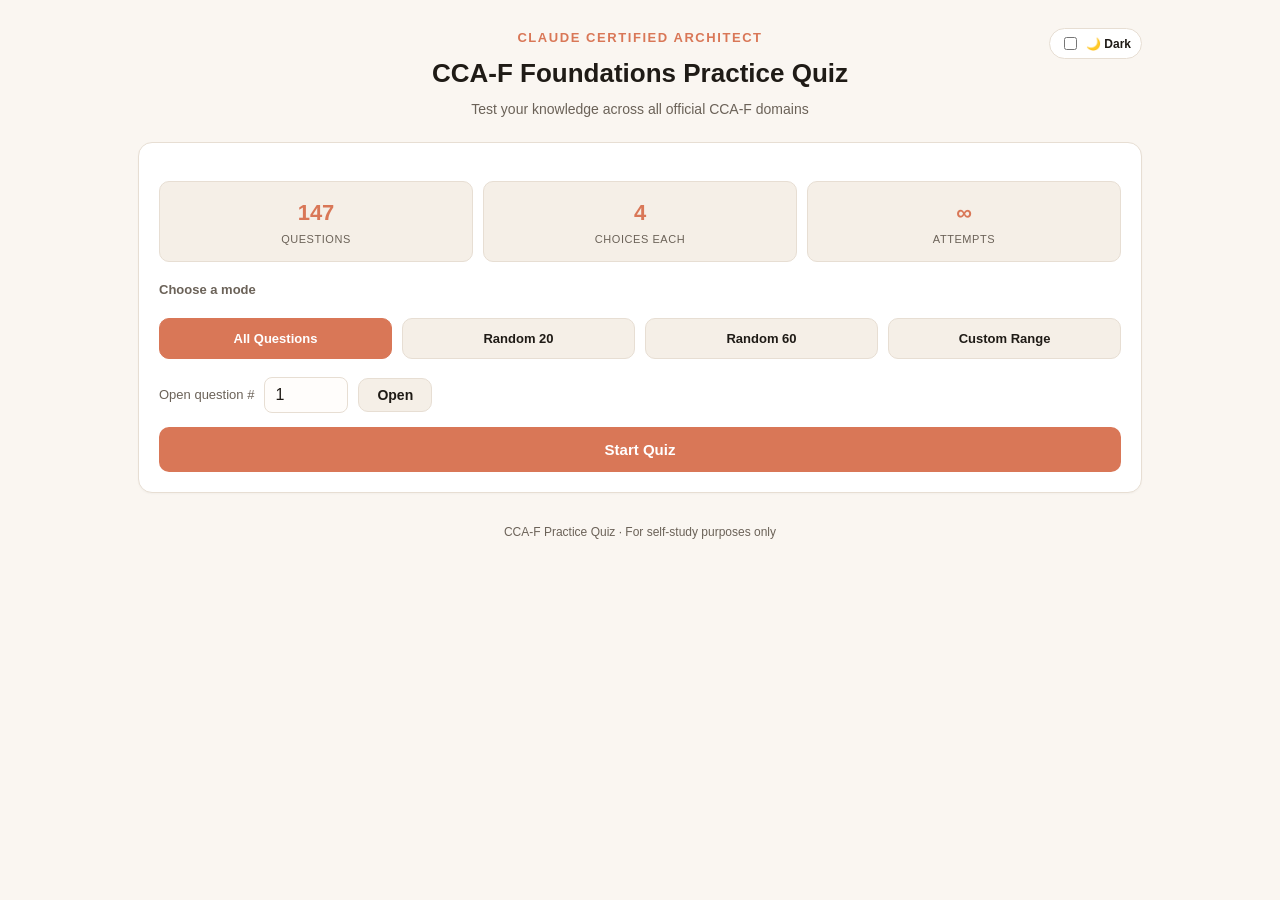
<file: cca-f/quizzes/interactive-quiz.html>
<!DOCTYPE html>
<html lang="en">
<head>
<meta charset="UTF-8">
<meta name="viewport" content="width=device-width, initial-scale=1.0">
<link rel="icon" type="image/svg+xml" href="../assets/img/favicon.svg">
<title>CCA-F Certified Architect Foundations - Practice Quiz</title>
<script>(function(){try{var t=localStorage.getItem('cca-theme');if(t==='dark'||t==='light')document.documentElement.setAttribute('data-theme',t);}catch(e){}})();</script>
<style>
  :root {
    --bg: #faf6f1;
    --panel: #ffffff;
    --panel-2: #fffdfb;
    --panel-3: #f5efe7;
    --surface-hover: #fbf2ea;
    --border: #e7ded3;
    --text: #1f1b16;
    --muted: #6b6258;
    --accent: #d97757;
    --accent-2: #c96544;
    --accent-ink: #ffffff;
    --green: #3a7d44;
    --green-bg: #e7f5e8;
    --red: #c0392b;
    --red-bg: #fbeae7;
    --amber: #c08a2e;
    --radius: 14px;
    color-scheme: light;
  }
  @media (prefers-color-scheme: dark) {
    :root:not([data-theme="light"]) {
      --bg: #17130f;
      --panel: #241f19;
      --panel-2: #2a241d;
      --panel-3: #2f2a22;
      --surface-hover: #362c22;
      --border: #3a332a;
      --text: #f0e9de;
      --muted: #a89b8b;
      --accent: #e2895f;
      --accent-2: #f0a075;
      --accent-ink: #1f1b16;
      --green: #5aa868;
      --green-bg: #1e3324;
      --red: #e0685a;
      --red-bg: #3a201d;
      --amber: #dba64f;
      color-scheme: dark;
    }
  }
  :root[data-theme="dark"] {
    --bg: #17130f;
    --panel: #241f19;
    --panel-2: #2a241d;
    --panel-3: #2f2a22;
    --surface-hover: #362c22;
    --border: #3a332a;
    --text: #f0e9de;
    --muted: #a89b8b;
    --accent: #e2895f;
    --accent-2: #f0a075;
    --accent-ink: #1f1b16;
    --green: #5aa868;
    --green-bg: #1e3324;
    --red: #e0685a;
    --red-bg: #3a201d;
    --amber: #dba64f;
    color-scheme: dark;
  }
  * { box-sizing: border-box; }
  html, body {
    margin: 0;
    padding: 0;
    background: var(--bg);
    color: var(--text);
    font-family: -apple-system, BlinkMacSystemFont, "Segoe UI", Roboto, Helvetica, Arial, sans-serif;
    line-height: 1.5;
    min-height: 100vh;
  }
  .app {
    max-width: min(1040px, 92vw);
    margin: 0 auto;
    padding: 28px 18px 80px;
  }
  header.top {
    text-align: center;
    margin-bottom: 22px;
    position: relative;
  }
  .theme-toggle-pill {
    position: absolute;
    top: 0; right: 0;
    display: flex;
    align-items: center;
    gap: 6px;
    background: var(--panel);
    border: 1px solid var(--border);
    border-radius: 20px;
    padding: 5px 10px;
    font-size: 12px;
    font-weight: 600;
    cursor: pointer;
    color: var(--text);
  }
  header.top .kicker {
    color: var(--accent);
    font-size: 13px;
    font-weight: 700;
    letter-spacing: 0.12em;
    text-transform: uppercase;
    margin-bottom: 6px;
  }
  header.top h1 {
    font-size: 26px;
    margin: 0 0 6px;
    font-weight: 800;
  }
  header.top p {
    color: var(--muted);
    margin: 0;
    font-size: 14px;
  }

  .card {
    background: var(--panel);
    border: 1px solid var(--border);
    border-radius: var(--radius);
    padding: 20px;
    box-shadow: 0 1px 2px rgba(0,0,0,0.03);
  }

  /* Start screen */
  #start-screen .stats {
    display: grid;
    grid-template-columns: repeat(3, 1fr);
    gap: 10px;
    margin: 18px 0;
  }
  .stat-box {
    background: var(--panel-3);
    border: 1px solid var(--border);
    border-radius: 10px;
    padding: 14px 10px;
    text-align: center;
  }
  .stat-box .num {
    font-size: 22px;
    font-weight: 800;
    color: var(--accent);
  }
  .stat-box .label {
    font-size: 11px;
    color: var(--muted);
    text-transform: uppercase;
    letter-spacing: 0.05em;
    margin-top: 2px;
  }
  .mode-select {
    display: flex;
    gap: 10px;
    margin: 18px 0;
    flex-wrap: wrap;
  }
  .mode-btn {
    flex: 1;
    min-width: 130px;
    background: var(--panel-3);
    border: 1px solid var(--border);
    color: var(--text);
    padding: 12px 10px;
    border-radius: 10px;
    cursor: pointer;
    font-size: 13px;
    font-weight: 600;
    transition: all 0.15s ease;
    text-align: center;
  }
  .mode-btn:hover {
    border-color: var(--accent);
    background: var(--surface-hover);
  }
  .mode-btn.active {
    border-color: var(--accent);
    background: var(--accent);
    color: var(--accent-ink, #fff);
  }
  .range-row {
    display: flex;
    gap: 10px;
    align-items: center;
    margin: 14px 0;
    color: var(--muted);
    font-size: 13px;
  }
  .range-row input[type="number"] {
    width: 70px;
    background: var(--panel-2);
    border: 1px solid var(--border);
    color: var(--text);
    border-radius: 8px;
    padding: 8px 10px;
    font-size: 14px;
  }
  .primary-btn {
    display: block;
    width: 100%;
    background: var(--accent);
    color: #fff;
    border: none;
    padding: 14px 16px;
    border-radius: 10px;
    font-size: 15px;
    font-weight: 700;
    cursor: pointer;
    margin-top: 8px;
    transition: transform 0.1s ease, opacity 0.15s ease;
  }
  .primary-btn:hover {
    opacity: 0.88;
  }
  .primary-btn:active { transform: scale(0.99); }
  .secondary-btn {
    display: block;
    width: 100%;
    background: transparent;
    color: var(--text);
    border: 1px solid var(--border);
    padding: 12px 16px;
    border-radius: 10px;
    font-size: 14px;
    font-weight: 600;
    cursor: pointer;
    margin-top: 10px;
  }
  .secondary-btn:hover { border-color: var(--accent); }

  /* Quiz screen */
  #quiz-screen { display: none; }
  .progress-wrap {
    margin-bottom: 16px;
  }
  .progress-info {
    display: flex;
    justify-content: space-between;
    font-size: 12px;
    color: var(--muted);
    margin-bottom: 6px;
  }
  .progress-bar-bg {
    height: 8px;
    background: var(--border);
    border-radius: 6px;
    overflow: hidden;
    border: none;
  }
  .progress-bar-fill {
    height: 100%;
    background: var(--accent);
    border-radius: 6px;
    transition: width 0.3s ease;
  }
  .score-pill {
    display: inline-flex;
    gap: 14px;
    font-size: 12px;
    color: var(--muted);
    margin-top: 8px;
  }
  .score-pill span.correct { color: var(--green); font-weight: 700; }
  .score-pill span.wrong { color: var(--red); font-weight: 700; }

  .qnum-badge {
    display: inline-block;
    background: var(--panel-3);
    border: 1px solid var(--border);
    color: var(--accent);
    font-size: 12px;
    font-weight: 700;
    padding: 4px 10px;
    border-radius: 999px;
    margin-bottom: 12px;
    letter-spacing: 0.03em;
  }
  .question-text {
    font-size: 17px;
    line-height: 1.55;
    font-weight: 600;
    margin: 0 0 18px;
    color: var(--text);
  }
  .vi-btn .flag-vn { border-radius: 2px; flex-shrink: 0; }
  .vi-btn {
    display: inline-flex;
    align-items: center;
    gap: 5px;
    margin: -6px 0 16px;
    padding: 4px 11px;
    border-radius: 999px;
    border: 1px solid var(--border);
    background: var(--panel-3);
    color: var(--accent);
    font-size: 12.5px;
    font-weight: 700;
    cursor: pointer;
    user-select: none;
  }
  .vi-btn:hover { background: var(--panel-2); }
  .vi-btn.active { background: var(--accent); color: var(--accent-ink); border-color: var(--accent); }
  .copy-btn {
    display: inline-flex;
    align-items: center;
    gap: 5px;
    margin: -6px 0 16px 6px;
    padding: 4px 11px;
    border-radius: 999px;
    border: 1px solid var(--border);
    background: var(--panel-3);
    color: var(--muted);
    font-size: 12.5px;
    font-weight: 700;
    cursor: pointer;
    user-select: none;
  }
  .copy-btn:hover { background: var(--panel-2); border-color: var(--accent); color: var(--accent); }
  .vi-box {
    display: none;
    margin: -8px 0 18px;
    padding: 12px 14px;
    border-radius: 10px;
    border-left: 3px solid var(--accent);
    background: var(--panel-3);
    color: var(--text);
    font-size: 14px;
    line-height: 1.6;
  }
  .vi-box.show { display: block; }
  .options {
    display: flex;
    flex-direction: column;
    gap: 10px;
  }
  .opt-vi {
    display: none;
    margin: -4px 0 0 14px;
    padding: 7px 11px;
    border-radius: 0 8px 8px 0;
    border-left: 3px solid var(--accent);
    background: var(--panel-3);
    color: var(--text);
    font-size: 13px;
    line-height: 1.45;
  }
  .opt-vi.show { display: block; }
  .option {
    display: flex;
    align-items: flex-start;
    gap: 12px;
    background: var(--panel-2);
    border: 1.5px solid var(--border);
    border-radius: 12px;
    padding: 13px 14px;
    cursor: pointer;
    text-align: left;
    font-size: 14.5px;
    line-height: 1.5;
    color: var(--text);
    transition: border-color 0.15s ease, background 0.15s ease, transform 0.1s ease;
  }
  .option:hover:not(.disabled) {
    border-color: var(--accent);
    background: var(--surface-hover);
  }
  .option:active:not(.disabled) { transform: scale(0.995); }
  .option .letter {
    flex: 0 0 auto;
    width: 26px;
    height: 26px;
    border-radius: 50%;
    background: transparent;
    border: 1.5px solid var(--muted);
    display: flex;
    align-items: center;
    justify-content: center;
    font-weight: 800;
    font-size: 12.5px;
    color: var(--muted);
  }
  .option .otext { flex: 1; padding-top: 2px; }
  .option.disabled { cursor: default; }

  .option.correct-answer {
    border-color: var(--green);
    background: var(--green-bg);
  }
  .option.correct-answer .letter {
    background: var(--green);
    border-color: var(--green);
    color: #fff;
  }
  .option.wrong-answer {
    border-color: var(--red);
    background: var(--red-bg);
  }
  .option.wrong-answer .letter {
    background: var(--red);
    border-color: var(--red);
    color: #fff;
  }
  .option.faded {
    opacity: 0.45;
  }

  .feedback-banner {
    margin-top: 16px;
    padding: 13px 15px;
    border-radius: 10px;
    font-size: 14px;
    font-weight: 700;
    display: none;
    align-items: center;
    gap: 8px;
  }
  .feedback-banner.show { display: flex; }
  .feedback-banner.correct {
    background: var(--green-bg);
    color: var(--green);
    border: 1px solid var(--green);
  }
  .feedback-banner.wrong {
    background: var(--red-bg);
    color: var(--red);
    border: 1px solid var(--red);
  }

  /* Questions whose answer key is not certain */
  .doubt-tag {
    margin-left: 8px;
    padding-left: 8px;
    border-left: 1px solid var(--border);
    color: var(--amber);
  }
  .doubt-note {
    display: none;
    margin-top: 10px;
    padding: 11px 14px;
    border: 1px solid var(--amber);
    border-radius: 10px;
    color: var(--text);
    font-size: 13px;
    line-height: 1.5;
  }
  .doubt-note.show { display: block; }
  .jump-cell.doubt { position: relative; }
  .jump-cell.doubt::after {
    content: "?";
    position: absolute;
    top: 1px;
    right: 4px;
    font-size: 10px;
    color: var(--amber);
  }

  /* Jump to any question */
  .jump-panel {
    margin: 14px 0 6px;
    border: 1px solid var(--border);
    border-radius: 10px;
    background: var(--panel-3);
  }
  .jump-panel summary {
    cursor: pointer;
    padding: 12px;
    font-size: 13px;
    font-weight: 700;
  }
  .jump-panel[open] summary { border-bottom: 1px solid var(--border); }
  .jump-row {
    display: flex;
    flex-wrap: wrap;
    align-items: center;
    gap: 8px;
    padding: 10px 12px;
    font-size: 13px;
    color: var(--muted);
  }
  .jump-row input,
  .range-row input#open-input {
    width: 84px;
    background: var(--panel-2);
    border: 1px solid var(--border);
    color: var(--text);
    border-radius: 8px;
    padding: 8px 10px;
    font-size: 16px; /* 16px keeps iOS from zooming the page on focus */
  }
  .jump-row .btn-flat,
  .range-row .btn-flat { padding: 8px 18px; }
  .jump-msg { color: var(--red); font-size: 12px; }
  .jump-grid {
    position: relative;
    display: grid;
    grid-template-columns: repeat(auto-fill, minmax(44px, 1fr));
    gap: 6px;
    padding: 0 12px 12px;
    max-height: 220px;
    overflow-y: auto;
  }
  .jump-cell {
    min-height: 40px;
    border: 1px solid var(--border);
    border-radius: 8px;
    background: var(--panel);
    color: var(--text);
    font-size: 13px;
    font-weight: 700;
    cursor: pointer;
  }
  .jump-cell.correct { background: var(--green-bg); border-color: var(--green); color: var(--green); }
  .jump-cell.wrong { background: var(--red-bg); border-color: var(--red); color: var(--red); }
  .jump-cell.current { outline: 2px solid var(--accent); outline-offset: 1px; }
  .range-row { flex-wrap: wrap; }
  @media (max-width: 560px) {
    /* theme pill sat on top of the kicker line on narrow screens */
    .theme-toggle-pill { position: static; display: inline-flex; margin-bottom: 12px; }
    #start-screen .stats { gap: 8px; }
    .stat-box { min-width: 0; padding: 12px 6px; }
    .nav-row { flex-wrap: wrap; }
    .nav-row button { flex: 1 1 40%; white-space: nowrap; }
    .nav-row #quit-btn { order: 3; flex-basis: 100%; }
  }

  .nav-row {
    display: flex;
    gap: 10px;
    margin-top: 20px;
  }
  .nav-row button {
    flex: 1;
  }
  .btn-flat {
    background: var(--panel-3);
    color: var(--text);
    border: 1px solid var(--border);
    padding: 12px 14px;
    border-radius: 10px;
    font-size: 14px;
    font-weight: 700;
    cursor: pointer;
  }
  .btn-flat:hover { border-color: var(--accent); }
  .btn-flat:disabled {
    opacity: 0.4;
    cursor: not-allowed;
  }
  .btn-next {
    background: var(--accent);
    color: #fff;
    border: none;
    padding: 12px 14px;
    border-radius: 10px;
    font-size: 14px;
    font-weight: 700;
    cursor: pointer;
  }
  .btn-next:hover:not(:disabled) { opacity: 0.88; }
  .btn-next:disabled {
    opacity: 1;
    cursor: not-allowed;
    background: var(--border);
    color: var(--muted);
  }

  /* Results screen */
  #results-screen { display: none; text-align: center; }
  #results-screen .big-score {
    font-size: 56px;
    font-weight: 900;
    margin: 10px 0 0;
    color: var(--accent);
  }
  #results-screen .big-score-label {
    color: var(--muted);
    font-size: 13px;
    text-transform: uppercase;
    letter-spacing: 0.08em;
    margin-bottom: 4px;
  }
  #results-screen .pct {
    font-size: 18px;
    color: var(--muted);
    margin-bottom: 22px;
  }
  .result-stats {
    display: grid;
    grid-template-columns: repeat(2, 1fr);
    gap: 10px;
    margin: 18px 0 22px;
  }
  .review-list {
    text-align: left;
    margin-top: 22px;
    display: flex;
    flex-direction: column;
    gap: 10px;
    max-height: 380px;
    overflow-y: auto;
    padding-right: 4px;
  }
  .review-item {
    background: var(--panel-3);
    border: 1px solid var(--border);
    border-radius: 10px;
    padding: 10px 12px;
    font-size: 13px;
    display: flex;
    gap: 10px;
    align-items: flex-start;
  }
  .review-item .dot {
    flex: 0 0 auto;
    width: 8px;
    height: 8px;
    border-radius: 50%;
    margin-top: 5px;
  }
  .review-item.correct .dot { background: var(--green); }
  .review-item.wrong .dot { background: var(--red); }
  .review-item .rq { color: var(--text); line-height: 1.4; }
  .review-item .rmeta { color: var(--muted); font-size: 11.5px; margin-top: 3px; }

  footer.foot {
    text-align: center;
    color: var(--muted);
    font-size: 12px;
    margin-top: 30px;
  }

  @media (max-width: 480px) {
    .stats { grid-template-columns: repeat(3, 1fr); }
    header.top h1 { font-size: 22px; }
    .question-text { font-size: 15.5px; }
  }
</style>
</head>
<body>
<div class="app">

  <header class="top">
    <label class="theme-toggle-pill"><input type="checkbox" class="theme-toggle-input"> 🌙 Dark</label>
    <div class="kicker">Claude Certified Architect</div>
    <h1>CCA-F Foundations Practice Quiz</h1>
    <p>Test your knowledge across all official CCA-F domains</p>
  </header>

  <!-- START SCREEN -->
  <div class="card" id="start-screen">
    <div class="stats">
      <div class="stat-box">
        <div class="num" id="total-q-count">0</div>
        <div class="label">Questions</div>
      </div>
      <div class="stat-box">
        <div class="num">4</div>
        <div class="label">Choices Each</div>
      </div>
      <div class="stat-box">
        <div class="num">∞</div>
        <div class="label">Attempts</div>
      </div>
    </div>

    <div style="color:var(--muted); font-size:13px; margin-bottom:6px; font-weight:600;">Choose a mode</div>
    <div class="mode-select">
      <button class="mode-btn active" data-mode="all">All Questions</button>
      <button class="mode-btn" data-mode="random20">Random 20</button>
      <button class="mode-btn" data-mode="random50">Random 60</button>
      <button class="mode-btn" data-mode="custom">Custom Range</button>
    </div>

    <div class="range-row" id="custom-range-row" style="display:none;">
      <span>From #</span>
      <input type="number" id="range-start" min="1" value="1">
      <span>to #</span>
      <input type="number" id="range-end" min="1" value="20">
    </div>

    <div class="range-row" id="open-row">
      <span>Open question #</span>
      <input type="number" id="open-input" min="1" value="1" inputmode="numeric">
      <button type="button" class="btn-flat" id="open-btn">Open</button>
      <span class="jump-msg" id="open-msg" role="status"></span>
    </div>

    <button class="primary-btn" id="start-btn">Start Quiz</button>
  </div>

  <!-- QUIZ SCREEN -->
  <div class="card" id="quiz-screen">
    <div class="progress-wrap">
      <div class="progress-info">
        <span id="progress-text">Question 1 of 148</span>
        <span id="progress-pct">0%</span>
      </div>
      <div class="progress-bar-bg">
        <div class="progress-bar-fill" id="progress-fill" style="width:0%;"></div>
      </div>
      <div class="score-pill">
        <span>Correct: <span class="correct" id="score-correct">0</span></span>
        <span>Wrong: <span class="wrong" id="score-wrong">0</span></span>
      </div>
    </div>

    <details class="jump-panel" id="jump-panel">
      <summary>&#9776; Jump to question</summary>
      <div class="jump-row">
        <label for="jump-input">Go to #</label>
        <input type="number" id="jump-input" min="1" inputmode="numeric">
        <button type="button" class="btn-flat" id="jump-go">Go</button>
        <span class="jump-msg" id="jump-msg" role="status"></span>
      </div>
      <div class="jump-grid" id="jump-grid"></div>
    </details>

    <div class="qnum-badge" id="qnum-badge">QUESTION 1</div>
    <p class="question-text" id="question-text"></p>
    <button type="button" class="vi-btn" id="q-vi-btn"><svg class="flag-vn" viewBox="0 0 30 20" width="16" height="11" aria-hidden="true"><rect width="30" height="20" fill="#da251d"/><polygon points="15,4 16.76,9.53 22.57,9.53 17.9,13 19.66,18.53 15,15.06 10.34,18.53 12.1,13 7.43,9.53 13.24,9.53" fill="#ffcd00"/></svg> VN</button>
    <button type="button" class="copy-btn" id="q-copy-btn">📋 Copy</button>
    <div class="vi-box" id="q-vi-box"></div>
    <div class="options" id="options-container"></div>

    <div class="feedback-banner" id="feedback-banner"></div>
    <div class="doubt-note" id="doubt-note"></div>

    <div class="nav-row">
      <button class="btn-flat" id="prev-btn">← Previous</button>
      <button class="btn-flat" id="quit-btn" title="Discard saved progress and return to the start screen">✕ End quiz</button>
      <button class="btn-next" id="next-btn" disabled>Next →</button>
    </div>
  </div>

  <!-- RESULTS SCREEN -->
  <div class="card" id="results-screen">
    <div class="big-score-label">Your Score</div>
    <div class="big-score" id="final-score">0 / 0</div>
    <div class="pct" id="final-pct">0% correct</div>

    <div class="result-stats">
      <div class="stat-box">
        <div class="num" style="color:var(--green);" id="final-correct">0</div>
        <div class="label">Correct</div>
      </div>
      <div class="stat-box">
        <div class="num" style="color:var(--red);" id="final-wrong">0</div>
        <div class="label">Wrong</div>
      </div>
    </div>

    <button class="primary-btn" id="restart-btn">Try Again</button>
    <button class="secondary-btn" id="review-toggle-btn">Show Question Review</button>

    <div class="review-list" id="review-list" style="display:none;"></div>
  </div>

  <footer class="foot">CCA-F Practice Quiz &middot; For self-study purposes only</footer>
</div>

<script id="quiz-data" type="application/json">[{"number": 1, "question": "After the web search agent and document analysis agent complete their tasks, the coordinator invokes the synthesis agent. However, the synthesis agent responds that it cannot complete the task because no research findings were provided. What is the most likely cause of this issue?", "options": {"A": "The synthesis agent needs tools that can fetch results directly from the other agents' conversation histories.", "B": "The synthesis agent's context window is not large enough to hold the combined outputs from both previous agents.", "C": "The subagents need to share a single API connection to enable automatic context sharing between invocations.", "D": "The coordinator did not include the outputs from the previous agents in the synthesis agent's prompt."}, "answer": "D"}, {"number": 2, "question": "When researching \"renewable energy adoption,\" the web search agent returns recent statistics (2024: 35% adoption) while the document analysis agent extracts data from internal reports (2022: 18% adoption). The synthesis agent incorrectly flags these as contradictory sources rather than recognizing the data shows growth over time. What change would best enable the synthesis agent to correctly interpret such temporal differences?", "options": {"A": "Require subagents to include publication or data collection dates in their structured outputs.", "B": "Instruct the synthesis agent to always treat the most recent data as authoritative and place older findings in a separate historical appendix.", "C": "Add a conflict resolution agent that automatically discards older data when newer data exists for the same metric.", "D": "Configure the web search agent to only return results from the past 6 months"}, "answer": "A"}, {"number": 3, "question": "Users report that final reports sometimes lack depth on specific subtopics. Investigation shows that the document analysis agent frequently identifies gaps—for instance, noting \"the retrieved sources discuss API authentication but lack details on token refresh patterns\"—but under the current strict pipeline, this insight isn't actionable since search has already completed. What is the most effective architectural change?", "options": {"A": "Have the analysis agent report specific gaps to the coordinator, which triggers targeted searches and re-invokes analysis until sufficient.", "B": "Add a research planning agent before the search phase that decomposes topics into specific sub- questions.", "C": "Have the synthesis agent attach confidence scores to each section and flag areas with insufficient coverage for manual review.", "D": "Have the coordinator review analysis output for gap indicators and re-invoke search with gap-informed queries when gaps are detected."}, "answer": "A"}, {"number": 4, "question": "Your multi-agent research pipeline crashed after processing 12 of 28 documents. The web search agent had identified relevant sources, the document analyzer had partially complete and the synthesizer had begun pattern identification. You need to resume processing without repeating work or losing fidelity of prior findings. What state management approach be Information fidelity with context efficiency when restoring agent state?", "options": {"A": "Have each agent persist a structured export to a known location. On resume, the coordinator loads the manifest and injects relevant state into agent prompts.", "B": "Persist the coordinator's conversation log containing all task delegations and responses, providing this to agents when resuming.", "C": "Have each agent maintain its own persistent state file and reload it independently at the start of each session.", "D": "Index all agent outputs in a shared vector store. When resuming each agent queries the store using semantic search to retrieve relevant prior findings."}, "answer": "A"}, {"number": 5, "question": "The synthesis agent completes its initial pass but flags that three key research questions remain unanswered because the web search and document analysis agents didn't find relevant information on those specific subtopics. The coordinator currently proceeds directly to report generation, producing reports with incomplete coverage. What change would most effectively improve research completeness?", "options": {"A": "Have the coordinator evaluate synthesis output for gaps, then re-delegate to web search and document analysis with targeted queries before Invoking synthesis again.", "B": "Increase the initial breadth of queries sent to web search and document analysis to reduce the probability of missing relevant information.", "C": "Have the report generation agent note which research questions couldn't be answered, so users understand the limitations of the final output.", "D": "Give the synthesis agent direct access to web search tools so it can autonomously fill knowledge gaps without returning control to the coordinator."}, "answer": "A"}, {"number": 6, "question": "When analyzing complex legal cases that cite multiple precedents, the document analysis subagent processes each sequentially. A landmark case citing 12 precedents takes over 3 minutes to analyze completely. What's the most effective way to reduce this latency while preserving the coordinator's ability to monitor and debug the system?", "options": {"A": "Enable the document analysis subagent to spawn its own specialized subagents dynamically when it encounters cases with many citations", "B": "Implement a message queue where precedent analysis tasks are processed asynchronously by a pool of worker agents", "C": "Create a recursive agent hierarchy where analysis agents subdivide work among child agents until reading single-precedent granularity", "D": "Have the coordinator spawn parallel document analysis subagents, each handling a subset of precedents, then aggregate results before synthesis"}, "answer": "D"}, {"number": 7, "question": "Introduction monitoring shows the research phase takes longer than expected. Analysis reveals the coordinator invokes the web search subagent, waits for its response, then invokes the document analysis subagent and waits again. These tasks are independent - neither requires the other's output. How should you modify the system to run these subagents concurrently?", "options": {"A": "Switch both subagents to use a Haiku tier model instead of to reduce their individual execution time.", "B": "Create an async orchestration layer outside the agent that spawns parallel threads, each running a separate coordinator subagent pair, then aggregates results.", "C": "Add detailed instructions to the coordinator's system prompt explaining the performance benefits of parallel execution and requesting it invoke both subagents at the same", "D": "Structure the coordinator to emit both Task tool calls (for web search and document analysis) in a single response message rather than across separate conversation turns."}, "answer": "D"}, {"number": 8, "question": "Production reviews reveal inconsistent handling of uncertainty in final reports. Sometimes conflicting subagent findings are synthesized into a single confident statement (losing other times reports over hedge with excessive qualifications (becoming unhelpful). When the web search agent returns \"Industry analysts estimate $50B market size (methodolo the document analysis agent returns \"peer-reviewed study estimates $358 (1578, 95% CI),\" the coordinator either picks one arbitrarily or produces vague statements like \"the ma 6358-6508 depending on factors.\" What systematic approach best addresses this?", "options": {"A": "Configure subagents to only report findings meeting a high confidence threshold, filtering uncertain information before it reaches the coordinator.", "B": "Add a verification subagent that cross-references findings across sources, only passing claims to synthesis that are corroborated by at least two independent sources.", "C": "Instruct the synthesis agent to structure reports with explicit sections distinguishing well-established findings from contested ones, preserving original source characterization and methodological context.", "D": "Implement a confidence calibration layer that normalizes subagent uncertainty expressions to standardized probability scores (0.0-1.0), then weight-average findings by their calculated reliability scores to produce a statistically grounded synthesis."}, "answer": "C"}, {"number": 9, "question": "In production, you observe that simple fact-checking queries (e.g., \"What year was the Paris Climate Agreement signed?\") traverse all four subagents sequentially, consuming 40+ seconds. While this might be acceptable for complex comparative research benefits from the full pipeline. Your query distribution is diverse and evolving as users discover new applications. What's the most effective approach to optimize for varying query complexity?", "options": {"A": "Implement pattern-based routing that categorizes queries by structure (single-fact vs. comparative vs. analytical) and maps each category to a predefined subagent combination.", "B": "Train a query complexity classifier on labeled historical data to predict optimal subagent combinations, retraining periodically as query patterns evolve.", "C": "Have the coordinator analyze each query and dynamically decide which subagents to invoke based on its assessment of query requirements.", "D": "Create a fast-path for factual questions that bypasses subagents entirely, routing all other queries through the complete pipeline to ensure research thoroughness."}, "answer": "C"}, {"number": 10, "question": "A user is expanding the research system beyond its single web search agent by adding specialized data sources. They add a financial API agent that returns structured JSON with margins, and growth rates; a news monitoring agent that returns prose summaries of recent developments; and a patent analysis agent that returns structured lists of technology synthesis agent combines these into executive briefings. Currently, it converts everything to bullet points, causing financial comparisons to lose tabular clarity and news summari narrative flow. What change would most improve briefing quality?", "options": {"A": "Update the synthesis agent to render each content type appropriately—financial data as tables, news as prose, and technical lists as structured points.", "B": "Add a format conversion layer between subagents and synthesis that transforms all outputs to a common intermediate representation (such as Markdown) to facilitate more flexible rendering.", "C": "Standardize all subagent outputs to JSON with fields for every data type to ensure programmatic consistency across the pipeline.", "D": "Standardize all subagent outputs to prose summaries with a uniform character to maintain a consistent executive voice regardless of the source material."}, "answer": "A"}, {"number": 11, "question": "The coordinator agent has AgentDefinitions configured for all four specialized subagents, each with appropriate descriptions, prompts, and tool restrictions. During testing, you notice the coordinator correctly reasons about when to delegate—it generates messages like “I’ll ask the web search agent to find sources on this topic”—but no subagent execution ever occurs. The coordinator then proceeds as if the delegation happened and continues with incomplete information. Logs show no errors. What is the most likely cause?", "options": {"A": "Subagent context isolation means task descriptions from the coordinator don’t automatically reach subagents; you need to configure explicit context forwarding in Claude AgentOptions.", "B": "The coordinator’s max_tokens setting is too low, causing the Task tool invocation to be truncated before the subagent type parameter can be specified.", "C": "The coordinator’s allowed Tools configuration doesn’t include “Task”, so while it can reason about delegation, cannot invoke the tool required to spawn subagents.", "D": "The AgentDefinitions are configured correctly, but the coordinator’s system prompt doesn’t explicitly list the available subagent types, preventing the model from knowing they can be invoked."}, "answer": "C"}, {"number": 12, "question": "In production, final reports frequently contain claims without proper source attribution. Investigation shows that while the web search and document analysis agents correctly attach citations to their outputs, the synthesis agent loses track of which sources support which conclusions when combining findings. What's the most effective architectural change?", "options": {"A": "Add a verification step where the report generator uses semantic similarity matching against original sources to reconstruct which claims came from which documents.", "B": "Have the coordinator inject source identifier prefixes into text before each handoff, then parse these prefixes at report generation to reconstruct citations.", "C": "Maintain complete transcripts of all subagent interactions and add a citation-resolution agent to analyze logs and determine attributions before report generation.", "D": "Require all subagents to output structured claim-source mappings that the synthesis agent must preserve and merge when combining findings from multiple sources."}, "answer": "D"}, {"number": 13, "question": "After the web search and document analysis subagents complete their tasks, the coordinator needs to spawn the synthesis subagent to synthesize the findings. What is the correct approach for providing the synthesis subagent with the information it needs?", "options": {"A": "Provide the subagent with tool definitions that allow it to request outputs from other subagents via callbacks", "B": "Include the complete findings from both subagents directly in the synthesis subagent's prompt", "C": "Pass reference Identifiers and configure the subagent with read access to a shared memory store where other subagents deposited their results", "D": "Spawn the subagent with only a brief task description, relying on automatic context inheritance from the coordinator"}, "answer": "C"}, {"number": 14, "question": "The web search agent has gathered several relevant sources for a research topic. The document analysis agent now needs to examine these sources. How does information flow between these two specialized subagents?", "options": {"A": "\"The coordinator agent receives the web search agent's output and includes relevant findings in the prompt when invoking the document analysis agent.", "B": "The agents communicate through an event-driven message queue, with the document analysis agent subscribing to web search completion events.", "C": "The web search agent directly invokes the document analysis agent, using the discovered sources as parameters.", "D": "Both agents access a shared memory store where the web search agent writes findings and the document analysis agent reads them."}, "answer": "A"}, {"number": 15, "question": "After the web search agent finds 25 sources (120K tokens of raw content), the document analysis agent extracts key insights (15K tokens), and the synthesis agent produces a coherent narrative draft (3K tokens), the coordinator must pass context to the report generation agent for the final output with proper source citations. What context-passing strategy provides the best balance of completeness and efficiency?", "options": {"A": "Pass only the synthesis draft and have a separate post-processing pipeline match claims to sources and insert citations after the report is generated.", "B": "Pass the full accumulated context from all prior agents.", "C": "Pass the synthesis draft along with a structured source index that maps key claims to their source URLs and ant Irant excerpts.", "D": "Pass a condensed summary of all prior stages that preserves the main findings and attributes them to sources by name only."}, "answer": "C"}, {"number": 16, "question": "Your search products tool queries an external catalog API that returns paginated results (50 items per request). Production logs show queries frequently match 200+ products, and the design that auto-fetches all pages causes 15-20 second delays. How should you redesign the pagination handling?", "options": {"A": "Create separate search products and fetch more results tools for pagination.", "B": "Implement server-side relevance ranking and return only the top 50 most relevant items.", "C": "Add a max pages parameter (default: 2) that controls how many pages are fetched internally.", "D": "Return the first page with total match count and cursor for additional pages."}, "answer": "D"}, {"number": 17, "question": "Your search Flights tool calls an external airline API that occasionally returns a 503 Service Unavailable error. What is the most effective way to handle this error in your tool implementation?", "options": {"A": "Return an empty flight list as if the search succeeded but found no matching flights.", "B": "Log the error internally and return an empty response, letting the model continue without the flight data.", "C": "Return an error message in the tool result explaining the service is temporarily unavailable.", "D": "Automatically retry the request up to five times with exponential backoff before returning results to the agent."}, "answer": "D"}, {"number": 18, "question": "Your MCP server implements a check_availability tool that queries an external calendar API. During testing, you encounter three error conditions: (1) the tool is called with a malformed request, missing the required user_email parameter (2) the calendar API returns a 404 because the specified user doesn't exist in the calendar system (3) the calendar API returns a 503 because the service is temporarily unavailable. How should each error be reported according to MCP's error handling design?", "options": {"A": "Report all three as tool results with isError: true", "B": "Report errors 1 and 2 as JSON-RPC protocol errors, report error 3 as a tool result with isError: true", "C": "Report error 1 as a JSON-RPC protocol error, report errors 2 and 3 as tool results with isError: true", "D": "Report all three as JSON-RPC protocol errors."}, "answer": "C"}, {"number": 19, "question": "Your documents (query) tool returns results as \"Found 3 documents: Q2 Budget Proposal, Q2 Budget Forecast, Annual Review\". You want the agent to document (4, multi) and doc (24, multi). What return format would best enable these multi-step workflows?", "options": {"A": "URLs that users can click to open the document in their browser.", "B": "Structured data containing document IDs and metadata for each result.", "C": "A JSON array of document titles extracted from the search results.", "D": "More detailed human-readable descriptions including the size and authors."}, "answer": "B"}, {"number": 20, "question": "Your agent has access to 50+ specialized API connectors for different external services. As the connector library grew, tool selection accuracy dropped to 58%. You design a search_connectors(description) tool that finds matching connectors, but in testing agents frequently skip searching and call connectors directly (often incorrectly), or search select wrong connectors from the filtered results. How should you design the tool composition pattern to address both issues?", "options": {"A": "Design connectors with built-in compatibility validation that return descriptive errors for mismatched requests.", "B": "Design a find_and_execute(description, params) composite tool that searches and immediately executes the best matching connector.", "C": "Enhance all connector descriptions with detailed usage samples, edge cases, and input requirements. Add few-shot examples showing the correct search-then-use workflow.", "D": "Design search_connectors to dynamically add matched connectors to the agent's available tools. Connectors start unavailable and persist once discovered."}, "answer": "D"}, {"number": 21, "question": "Your publish article tool calls an external CMS API that occasionally returns transient errors (network timeouts, 503s) and non-transient errors (403 permission denied, 422 validation failure). Currently, every error is returned directly to the agent, which leads to the agent retrying non-transient errors and wasting turns on failures that will never succeed. How should you partition error-handling responsibility between the tool implementation and the agent?", "options": {"A": "Handle all errors inside the tool: Implement retries with exponential backoff for every error type, and only surface a failure to the agent after a fixed number of retry attempts have been exhausted.", "B": "Handle transient errors (timeouts, 503s) with automatic retries inside the tool implementation, and surface non-transient errors (permission denied, validation fallures) to the agent with descriptive messages so it can take corrective action.", "C": "Surface all errors to the agent immediately with detailed context, and let the agent decide which errors to retry and how many times-keeping the tool implementation stateless and simple.", "D": "Implement a universal error handler that catches all exceptions and returns a generic \"tool unavailable- try again later\" message, shielding the agent from error complexity."}, "answer": "B"}, {"number": 22, "question": "Your remove_team_member tool uses a dry_run: boolean parameter for previewing impacts before execution. Production monitoring shows the agent bypasses the preview step in 15% of calls by calling with dry_run=false directly. You need to ensure every removal is preceded by a preview that the user explicitly confirms. What is the most reliable approach?", "options": {"A": "Add server-side validation that permits dry_run=false only when a dry_run=true call with identical parameters occurred within the past 60 seconds.", "B": "Replace with two tools: preview_remove_member returns impact details and a single-use confirmation token; execute_remove_member requires that token, binding execution to the specific previewed action.", "C": "Annotate the tool as requiring confirmation and configure the orchestration layer to prompt the user for approval before forwarding any calls to annotated tools.", "D": "Add detailed instructions and few-shot examples to the tool description requiring the agent to always call with dry_run=true first and wait for user confirmation before calling with dry_run=false."}, "answer": "B"}, {"number": 23, "question": "Your expense reimbursement agent processes employee requests using a process reimbursement tool. Company policy requires that reimbursements above $500 must be approved before funds are disbursed. The agent handles hundreds of requests daily, and you need the threshold enforcement to be tamper-proof regardless of how the agent is prompted ensures the $500 approval threshold cannot be bypassed?", "options": {"A": "The process reimbursement tool accepts an approved by manager parameter. The system prompt instructs the agent to only set this to true after confirming that a manager approved the request. A nightly audit script reviews all reimbursements where approved by manager was set to true.", "B": "Provide two tools: auto reimburse (hard-coded limit of $500) and manager approval. Include detailed system prompt instructions telling the agent to check the amount and use the appropriate tool. Add a Post ToolUse hook that logs which tool was called for auditing.", "C": "The process reimbursement tool accepts amount and details, and internally enforces the threshold; amounts <$500 are auto-disbursed and the tool returns a success confirmation. Amounts >$500 cause the tool to create a pending approval request and return a status indicating manager review is pending.", "D": "Implement the threshold check in a PreToolUse hook that inspects the amount parameter before process reimbursement executes. If the amount exceeds $500, the hook modifies the context to add a requires approval: true flag, which the tool checks before disbursing."}, "answer": "C"}, {"number": 24, "question": "Your order management system requires tools for three distinct operations: issuing refunds (requires amount and reason), canceling orders (requires reason), and res (requires shipping address). Each operation shares an order id parameter but has different additional requirements. You notice during testing that with your current frequently omits required parameters or includes irrelevant ones. What design change will most effectively improve parameter accuracy?", "options": {"A": "Split into three separate tools (each defining only the parameters required for that specific operation.", "B": "Keep one unified tool with all parameters marked optional, but add few-shot examples in the system prompt showing correct parameter combinations for each operation.", "C": "Keep one unified tool but add JSON Schema if-then-else conditionals to enforce that parameters like amount are required only when the operation type is \"refund\".", "D": "Keep one unified tool with a nested operation object parameter whose internal structure varies by operation type, documented in the tool description."}, "answer": "A"}, {"number": 25, "question": "Your portfolio value tool returns the total value of a user's investment portfolio. You're deciding between returning a structured JSON object with explicit fields versus returning information as a formatted text string. What is the primary advantage of using structured output with defined fields?", "options": {"A": "Structured JSON consumes significantly fewer tokens than natural language, substantially reducing API costs.", "B": "The agent can reliably extract specific values without parsing free form text, reducing errors in subsequent operations.", "C": "Structured JSON is processed deterministically by the model, significantly improving accuracy when extracting values.", "D": "JSON schemas automatically validate that the underlying API returned correct data before the agent processes it."}, "answer": "B"}, {"number": 26, "question": "Your scheduling agent uses get_available_slots(date, provider_id) to retrieve open appointment times, then book_appointment(provider_id, slot_time, patient_id) to reserve a slot. tickets show that 15% of booking attempts fall with \"slot no longer available\" because another user booked the slot between the availability check and the booking call. How should you r these tools?", "options": {"A": "Modify book_appointment to return detailed failure information including currently available alternative slots when the requested slot is unavailable, enabling the agent to retry with a di time.", "B": "Keep both tools but add retry logic to the agent's system prompt, instructing it to call get_available_slots again and select a different time if booking fails.", "C": "Add a hold_slot(provider_id, slot_time) tool that creates a 60 second temporary reservation, requiring the agent to call it between checking availability and booking.", "D": "Combine both tools into a single find_and_book_appointment that atomically checks availability and books, returning either the confirmed booking or available alternatives."}, "answer": "D"}, {"number": 27, "question": "Your agent has a log_workout tool that accepts exercise_type (string), value (number), and measurement (string). Production monitoring shows the agent frequently passes mismatched combinations-using measurement: \"reps\" for cardio exercises like running, or measurement: \"miles\" for strength exercises like bench press. Your exercises naturally divide into two categories: cardio (measured in time or distance) and strength (measured in reps and sets). 23% of tool calls have invalid combinations. What approach would most effectively reduce these errors?", "options": {"A": "Implement server-side validation returning descriptive errors for invalid combinations, allowing the agent to retry with corrections.", "B": "Add enum constraints on measurement limiting values to \"minutes\", \"miles\", \"reps\", or \"sets\" to prevent arbitrary measurement strings.", "C": "Add explicit examples to the tool description showing valid combinations (e.g., \"For running: use minutes or miles. For push-ups: use reps\") with constraints for each exercise category.", "D": "Split into log_cardio_workout (with duration_minutes or distance_miles parameters) and log_strength_workout (with reps and sets parameters)."}, "answer": "D"}, {"number": 28, "question": "Your MCP server includes archive_file(file_id) and delete_file(file_id) tools. Production logs show the agent calls delete_file when users ask to \"remove old backups,\" policy requires archiving backup files. Both tools currently have minimal descriptions: \"Archives a file\" and \"Deletes a file.\" Which change most directly improves tool selection?", "options": {"A": "Add a confirmation step that requires users to type \"CONFIRM DELETE\" before delete_file executes.", "B": "Implement server-side validation that rejects delete_file calls for files tagged as backups, returning an error message suggesting archive_file.", "C": "Expand tool descriptions to clarify use cases, adding guidance like \"Do not use for backup files\" to delete_file.", "D": "Add few-shot examples to the system prompt demonstrating that requests involving \"backup\" or \"old\" should use archive_file."}, "answer": "C"}, {"number": 29, "question": "Your CRM agent's delete_contact tool handles requests like \"delete the duplicate entry for Acme Corp.\" The database contains similarly named records (e.g., \"Acme Corp,\" \"Acme Corporation,\" \"ACME Corp Inc.\"), and analytics show 8% of deletions are reversed within 24 hours due to misidentified records. Users have also complained that the current multi-step confirmation flow adds too much friction to routine cleanup tasks. Which approach most effectively reduces the error rate while maintaining workflow efficiency?", "options": {"A": "Present matched records with differentiating fields and require single-click confirmation of the intended target before executing deletion.", "B": "Require users to supply the exact record ID from the CRM Interface rather than using natural language references to contact names.", "C": "Deploy automated duplicate detection that identifies and merges probable duplicates, removing the need for manual deletion requests.", "D": "Implement soft-delete with a 30-day recovery window so users can undo mistakes without slowing down the deletion workflow."}, "answer": "A"}, {"number": 30, "question": "After Implementing tool use with strict schema definitions, JSON syntax errors are eliminated, but 5% of extractions still have valid JSON with empty arrays or null values for required fields like citations and methodology. Spot-checking reveals that source documents contain this information, but in varied formats— Inline citations vs. bibliographies, methodology sections vs. details embedded in Introductions. What's the most effective way to address these failures?", "options": {"A": "Modify your schema to make citations and methodology optional, and flag Incomplete records for manual review rather than falling validation.", "B": "Build a regex-based post-processing layer that scans source documents for citation patterns and methodology keywords, populating empty fields when the model falls to extract.", "C": "Add few-shot examples demonstrating extractions from documents with varied structures—showing how to identify citations in different formats and locate methodology details across section types.", "D": "Implement retry logic that re-sends requests when validation detects empty required fields."}, "answer": "C"}, {"number": 31, "question": "The system processes product reviews using tool use with a defined schema: rating (integer 1-5), pros (string array), cons (string array), and overall_sentiment (enum: positive, ne Testing reveals two issues with brief or ambiguous reviews (-20% of the dataset): (1) for reviews like \"Great product!\", Claude fabricates specific pros and cons rather than Indica Information isn't explicitly stated, and (2) for sarcastic reviews like \"Well that was.. interesting\", Claude picks sentiment arbitrarily since there's no option for ambiguous cases. W modification best addresses both issues?", "options": {"A": "Make pros and cons optional fields, and add \"neutral\" and \"unclear\" to the sentiment enum", "B": "Allow empty arrays for pros/cons as valid output, and add \"unclear\" ss the sentiment enum", "C": "Add an extraction_confidence field (0.0-1.0) for each value, and filter outputs where any confidence falls below a threshold.", "D": "Allow null values for pros/cons, and add \"unclear\" to the sentiment earum."}, "answer": "B"}, {"number": 32, "question": "Your extraction system implements automatic retries when validation fails. On each retry, the specific validation error is appended to the prompt. This retry-with-error-feedback approach resolves most failures within 2-3 attempts. For which failure pattern would additional retries be LEAST effective?", "options": {"A": "The model extracts \"et al.\" for co-authors when the full list exists only in an external document not in the input", "B": "The model extracts citation counts as locale-formatted strings (\"1234\") when the schema requires integers", "C": "The model extracts dates as ISO 8601 datetime strings (\"2003-03-15T00:00:00Z\") when the schema requires only the date portion (YYYY-MM-DD)", "D": "The model extracts keywords as a nested object organized by category when the schema requires a flat array of strings"}, "answer": "A"}, {"number": 33, "question": "Your invoice extraction uses tool use with strict JSON schemas. JSON syntax errors never occur, but 12% of extractions fail semantic validation--for example, line Item amounts don't extracted total, or vendor IDs don't match valid formats. These failures currently route to manual review. What's the most effective approach to reduce manual review volume while m accuracy?", "options": {"A": "Retry the extraction up to 3 times when validation fallis, accepting the first result that passes validation.", "B": "Implement post-processing logic that automatically corrects common amors, such as recalculating totais from line items when sums don't match.", "C": "When validation falls, make a follow-up request with the document, extraction, and validation errors for model correction.", "D": "Add stricter schema constraints with detailed field descriptions to prevent the model from generating invalid values initially."}, "answer": "C"}, {"number": 34, "question": "Your team is extracting structured data from 50,000 legacy legal contracts under a two-week deadline. Initial testing with 500 sample documents shows 82% pass JSON schema first attempt, while the remaining 18% fall due to diverse issues—missing required fields, malformed dates, and incorrectly identified parties. Documents that fail typically need refinements targeting their specific failure modes before extraction succeeds. Which batch processing strategy is the most cost-efficient while still meeting the deadline?", "options": {"A": "Split documents into 10 sequential batches of 5,000 each, analysing results and refining prompts between batches to improve extraction quality progressively.", "B": "Submit all 50,000 documents via batch API, then submit failed extractions in successive batches— refining prompts between each batch—until all documents pass validation.", "C": "Use the real-time API for all 50,000 documents since the batch API's 24-hour processing window creates unacceptable deadline risk.", "D": "Process 2,000 sample documents via real time API to identify failure patterns and refine prompts, then batch process all 50,000 with the optimized prompts."}, "answer": "B"}, {"number": 35, "question": "Your extraction pipeline processes contracts that frequently include amendments. When a contract contains both original terms and later amendments (e.g., original clause specifies \"30-day payment terms\" while Amendment 1 changes this to \"45 days\"), the model inconsistently extracts one value or the other with no indication of which applies. What's the most effective approach to improve extraction accuracy for documents with amendments?", "options": {"A": "Preprocess documents with a classifier that identifies and removes superseded sections before the main extraction step.", "B": "Implement post-extraction validation using pattern matching to detect amendments and flag those extractions for manual review.", "C": "Redesign the schema so amended fields capture multiple values, each with source location and effective date.", "D": "Add prompt instructions to always extract the most recent amendment value and ignore superseded original terms."}, "answer": "C"}, {"number": 36, "question": "Your system must extract event details from calendar invitations and output JSON that strictly conforms to a schema with fields for title, date, time, location, and attendees. Downstream reject any malformed or non- conformant JSON. What approach provides the most reliable schema compliance?", "options": {"A": "Define a tool with your target schema as input parameters and have Claude call it with the extracted data.", "B": "Pre-fill Claude's response with an opening brace to force JSON output, then complete and parse the response.", "C": "Append instructions like \"Output only valid JSON matching the schema exactly\" and implement retry logic to re-prompt when JSON parsing fails.", "D": "Include detailed JSON formatting instructions and the target schema in your prompt, then parse Claude's text response as JSON."}, "answer": "A"}, {"number": 37, "question": "Your schema includes a skills: string[] field. Production monitoring reveals three consistency issues: (1) compound phrases like \"Python and SQL\" are sometimes kept as one entry, sometimes split; (2) implied but unstated skills occasionally appear in extractions; (3) similar documents produce wildly different array lengths (5-10 vs 40+ entries). Your prompt currently says \"Extract skills mentioned.\" What's the most effective improvement?", "options": {"A": "Add constraints: \"Extract 10-20 skills maximum, one skill per entry, only explicitly named skills.\"", "B": "Add post-extraction normalization that maps skills to a canonical taxonomy and deduplicates similar entries.", "C": "Enrich the schema to [scondidering] to capture extraction metadata.", "D": "Add few-shot examples demonstrating compound phrase handling, explicit mention criteria, and appropriate entry granularity."}, "answer": "D"}, {"number": 38, "question": "Your pipeline uses a tool called extract_metadata with a JSON schema for paper details. You've also defined lookup_citations and verify_doi tools for enrichment. During testing, you notice that when users include requests like \"extract the metadata and tell me how cited it is,\" Claude sometimes calls lookup_citations first, which fails because it needs the DOI that extract_metadata would provide. What's the most effective way to ensure structured metadata extraction happens first?", "options": {"A": "Set tool choice to (\"type\": \"tool\", \"name\": \"extract_metadata\") and process the enrichment requests in subsequent turns after receiving the extracted metadata.", "B": "Set tool choice to \"any\" so Claude must use a tool, combined with system prompt instructions prioritizing extract_metadata.", "C": "Set tool choice to (\"type\": \"tool\", \"name\": \"extract_metadata\") for every API call in the pipeline, ensuring Claude always extracts metadata before any enrichment can occur.", "D": "Set tool choice to \"auto\" and reorder the tool definitions so extract_metadata appears first in the tools array, since Claude prioritizes earlier-listed tools."}, "answer": "A"}, {"number": 39, "question": "Your system has been operating with 100% human review for 3 months. Analysis shows that extractions with model confidence >90% have 97% accuracy overall. To reduce reviewer workload, you plan to automate high-confidence extractions. Before deploying, what validation step is most critical?", "options": {"A": "Verify that 97% accuracy meets requirements for all downstream systems that consume the extracted data.", "B": "Analyze accuracy by document type and field to verify high-confidence extractions perform consistently across all segments, not just in aggregate.", "C": "Compare accuracy at different confidence thresholds (85%, 90%, 95%) to find the optimal cutoff that maximizes automation while minimizing errors.", "D": "Run a two-week pilot routing 25% of high-confidence extractions directly to downstream systems and monitor error reports."}, "answer": "B"}, {"number": 40, "question": "Your extraction system uses tool_use with a JSON schema containing 12 fields and detailed descriptions, totaling approximately 2,500 tokens for the complete tool definition. Processing documents under 150K tokens yields 98% accuracy. For documents between 175-190K tokens, accuracy drops to 71%, with information from the final third consistently missed. The model's context window is 200K tokens. What is the most likely cause?", "options": {"A": "Tool definitions consume input context tokens. Combined with system prompts and document content, the total approaches the context limit, degrading end-of-document processing.", "B": "Very long documents exceed the model's effective attention span regardless of context limits, causing accuracy degradation for content farther from the prompt instructions.", "C": "The model distributes attention proportionally across input length, causing fields mentioned only once near the document's end to receive insufficient processing focus.", "D": "Schemas exceeding 8-10 fields increase decision complexity during parameter generation, reducing extraction accuracy independent of document length."}, "answer": "A"}, {"number": 41, "question": "Your extraction pipeline processes invoices and extracts line items, subtotals, tax amounts, and grand totals. During evaluation, you discover that in 18% of extractions, the sum of extracted line item amounts doesn't match the extracted grand total—sometimes due to OCR errors in the source document, sometimes due to extraction mistakes by the model. Downstream accounting systems reject records with mismatched totals. What's the most effective approach to improve extraction reliability?", "options": {"A": "Add a \"calculated total\" field where the model sums extracted line items alongside a \"stated_total\" field. Flag records for human review when values differ.", "B": "Extract line items and totals independently, then use a separate validation model to reconcile discrepancies by determining which extracted values are most likely correct.", "C": "Add few-shot examples demonstrating invoices where extracted line items sum correctly to the stated total, encouraging the model to produce mathematically consistent extractions.", "D": "Implement post-processing that automatically adjusts line item amounts proportionally when their sum doesn't match the stated total."}, "answer": "A"}, {"number": 42, "question": "Your extraction system processes two document types: standard monthly reports (archived after processing) and urgent exception reports (must trigger business alerts within 30 minutes of receipt). Both use the same JSON schema. You want to minimize API costs while meeting latency requirements. How should you architect the processing pipeline?", "options": {"A": "Submit all documents to the Batch API with custom ids for tracking. When results arrive, immediately process urgent documents and trigger delayed alerts for exceptions.", "B": "Submit all documents to the real-time Messages API to ensure consistent processing latency across document types.", "C": "Queue all documents and submit hourly batches, flagging urgent documents for expedited handling when batch results return.", "D": "Route standard reports to the Batch API for 50% cost savings, and route urgent exception reports to the real-time Messages API."}, "answer": "D"}, {"number": 43, "question": "The extraction pipeline receives documents of varying types—some are invoices, others are contracts, and some are receipts. You've defined separate extraction tools, each with its own schema tailored to the document type. During testing, you observe that with tool_choice: \"auto\", Claude sometimes returns conversational text instead of calling an extraction tool, causing downstream parsing failures. You need guaranteed structured output without knowing the document type in advance. What's the most effective approach?", "options": {"A": "Consolidate all document types into a single unified-schema extraction tool and force that tool.", "B": "Keep tool_choice: \"auto\" with system prompt instructions requiring tool use.", "C": "Set tool_choice: \"any\" with all extraction tools defined.", "D": "Add a preliminary classification call, then make a second call with tool_choice forced to the identified extraction tool."}, "answer": "C"}, {"number": 44, "question": "Monitoring shows 12% of extractions fall Pydantic validation with specific errors like \"expected float for quantity, got '2 to 3\". Retrying these requests without modification produces failures. What's the most effective approach to recover from these validation failures?", "options": {"A": "Set temperature to 0 to eliminate output variability and ensure consistent formatting", "B": "Send a follow-up request including the validation error, asking the model to correct its output", "C": "Pre-process source documents to standardize problematic formats before sending them for extraction", "D": "Implement a secondary pipeline using a larger model tier to reprocess documents that fail validation"}, "answer": "B"}, {"number": 45, "question": "After three months of weekly sessions, your conversation history has grown to 85,000 tokens. When users ask \"What did we conclude about the theme of isolation?\", the assistant provides generic literary analysis rather than referencing the group's specific insights from earlier sessions. Discussions often build on previous meetings' conclusions, so maintaining narrative context is important. What's the most effective approach?", "options": {"A": "Add structured XML tags to mark significant discussion conclusions throughout the conversation history.", "B": "Use semantic embedding to index the full conversation history and retrieve only relevant past exchanges for each user query, replacing the linear conversation format with retrieved segments.", "C": "Implement rolling window truncation to keep only the most recent 25,000 tokens.", "D": "Implement progressive summarization where older conversation blocks are replaced with concise summaries that explicitly extract key conclusions, decisions, and recurring themes, keeping recent exchanges verbatim."}, "answer": "D"}, {"number": 46, "question": "After a 40-minute session helping plan a dinner party, the conversation has grown to 78,000 tokens. The history includes: (1) the user mentioning a guest has a severe shellfish allergy, (2) measurements for scaling recipes to 8 servings, (3) the user's clarification that \"room temperature butter\" means 68°F in their kitchen, and (4) general back-and-forth about meal timing and presentation. You need to implement context management before the window limit is reached. What approach best balances information preservation with token reduction?", "options": {"A": "Summarize the entire conversation history into a concise summary capturing main topics discussed, then append new messages going forward.", "B": "Implement a sliding window retaining only the most recent 20,000 tokens relying on users to re-state important information when relevant.", "C": "Store the full conversation externally and use semantic search to retrieve relevant portions for each turn, loading only matching segments into context.", "D": "Extract critical structured data (allergies, serving counts, user-defined terms) into a compact reference section, summarize general discussion, and retain recent exchanges verbatim."}, "answer": "D"}, {"number": 47, "question": "You're Implementing a feature where users refine their playlist preferences through multiple conversation turns. After deploying, you notice Claude's responses don't reflect what us earlier in the same conversation— for example, a user says they love jazz, but two messages later Claude asks what genres they enjoy. What is the most likely cause?", "options": {"A": "The model's context window has been exceeded by the conversation length", "B": "The Claude API requires a session_id parameter that you haven't configured", "C": "Claude requires a vector database connection to maintain conversation memory", "D": "Your application isn't including prior messages in the messages array"}, "answer": "D"}, {"number": 48, "question": "Your fitness coaching assistant uses a system prompt with detailed conditional logic: \"If the user mentions being a beginner, provide step-by-step form instructions. If they use term 'progressive overload' or 'superset', respond concisely. If they ask about injury history, always recommend consulting a physician.\" During evaluation, you find the assistant correct explicit expertise declarations but struggles when users don't clearly state their level-often defaulting to overly detailed responses regardless of contextual cues like technical te Which change to the system prompt would most directly address this failure to pick up on implicit expertise signals?", "options": {"A": "Replace most conditionals with a general principle: \"Adapt explanation depth to match user expertise, mirroring their terminology.\" Keep only the safety-critical conditional abou consultations.", "B": "Add more conditional branches to cover additional expertise signals, such as \"If user mentions specific rep ranges or asks about periodization, treat as advanced.\"", "C": "Implement a pre-conversation intake that asks users to rate their experience level, then inject that rating into the system prompt as context for all subsequent responses.", "D": "Add an explicit instruction for the model to ask a clarifying question about experience level whenever the user's expertise isn't immediately clear from their first message."}, "answer": "A"}, {"number": 49, "question": "During initial testing, you notice that Claude doesn't seem to remember vocabulary words from earlier in the conversation. When a student asks \"Can you quiz me on those words?\", responds as if no words have been discussed. What is the most likely explanation?", "options": {"A": "Your system prompt needs explicit instructions telling Claude to remember information from earlier turns.", "B": "You're not including prior messages in each API request—the stateless API doesn't retain conversation history.", "C": "You need to enable conversation persistence by passing a session ID parameter with each API call.", "D": "The model's context window has filled up, causing earlier conversation content to be dropped."}, "answer": "B"}, {"number": 50, "question": "Your home renovation planning assistant uses a system prompt defining an expert contractor persona with specific guidelines: always ask about budget, suggest alternatives at multiple price points, and confirm timeline requirements. During testing, responses follow these guidelines for turns 1-4, but by turn 7, the assistant gives generic advice without asking about budget or timeline. The conversation totals only 2,500 tokens. What is the most likely cause?", "options": {"A": "System prompts only establish initial behavior and don't persist across all turns.", "B": "The system prompt is only sent with the first API request.", "C": "The assistant's accumulated responses are diluting the system prompt's influence.", "D": "The model's attention on system prompt instructions naturally weakens as turns accumulate."}, "answer": "C"}, {"number": 51, "question": "Users report that during extended conversations, the AI loses track of specific topics, examples, and preferences they mentioned earlier in the session. Your current implementation uses a sliding window that keeps only the most recent 25 message pairs to stay within context limits. What's the most effective approach to maintain awareness of earlier conversation content while managing context size?", "options": {"A": "Replace the sliding window with a hybrid approach: summarize older messages while keeping recent messages verbatim.", "B": "Implement vector similarity search over the full conversation history, retrieving relevant past messages for each user query.", "C": "Increase the window size to 50 message pairs to retain more conversation history before truncation.", "D": "Add a separate API call each turn to summarize messages being dropped, prepending this running summary to the conversation."}, "answer": "A"}, {"number": 52, "question": "Users frequently send ambiguous requests like \"book a venue for the party\" without specifying date, guest count, or budget. Your evaluation shows the assistant asks an average of 4 questions before taking any action, causing 35% of users to abandon mid-conversation. However, when you reduce questions, users sometimes receive recommendations that don't preferences. What's the most effective approach to improve this trade-off?", "options": {"A": "Implement a structured intake form that collects all required parameters (date, guest count, budget, venue type) upfront before the assistant begins providing any recommendation", "B": "Configure the assistant to proceed with reasonable defaults (medium sized venue, next weekend, moderate budget) without explicitly stating these assumptions, allowing users to corrections if results don't match expectations", "C": "Instruct the assistant to state explicit assumptions based on conversation status proceed with recommendations while inviting corrections, and reserve clarifying questions only Irreversible actions like confirming bookings.", "D": "Configure the assistant to consolidate all clarifying questions into a single compound question (e.g., \"What date, guest count, and budget are you considering?\") to reduce the total"}, "answer": "C"}, {"number": 53, "question": "During QA testing, you notice that Claude follows your system prompt guidelines consistently in the first 10- 15 turns, but by turn 25-30, responses begin deviating—using informal tone when formality was specified, occasionally skipping required formatting, or providing information types the guidelines restrict. Conversation length is well within context limits (typically 30,000 tokens out of 200,000 available). What's the most effective approach to maintain consistent behavior throughout extended conversations?", "options": {"A": "Insert user-role messages that reinforce critical guidelines at natural conversation breakpoints, especially before complex requests.", "B": "Implement post-response validation that regenerates each response until it conforms to the specified guidelines.", "C": "Automatically start a new conversation after 20 turns, passing a summary of the prior context to maintain continuity.", "D": "Move behavioral guidelines from the system prompt into the first user message."}, "answer": "A"}, {"number": 54, "question": "Performance analysis reveals your context is composed of accumulated RAG results from all previous queries, which is crowding out conversation history and causing coherence degradation after 15+ turns. Which approach best addresses this issue?", "options": {"A": "Implement semantic deduplication to identify and remove redundant information across the accumulated RAG results and conversation turns", "B": "Implement a sliding window for RAG results from the last 2-3 queries while preserving conversation history", "C": "Shift context budget to favor RAG results while reducing conversation history allocation", "D": "Compress all RAG results into a consolidated summary document that updates incrementally after each retrieval"}, "answer": "B"}, {"number": 55, "question": "Your music discovery assistant should consistently maintain an enthusiastic tone, explain its reasoning for each recommendation, and ask clarifying questions to better understand user preferences. You want this behavior to persist reliably across all user interactions. Where should you define these behavioral guidelines?", "options": {"A": "In the first assistant message, instructing Claude to follow these guidelines going forward", "B": "Prepended to each user message before sending to the API", "C": "In the system prompt", "D": "In environmental variables that your application passes to the API client"}, "answer": "C"}, {"number": 56, "question": "During a conversation about order tracking, your external system receives a webhook indicating the user's package has shipped. The user is actively chatting and will likely send a follow-up message soon. You want the assistant to naturally incorporate this status change in its next response. What's the most effective approach?", "options": {"A": "Immediately send an API request with the update as a synthetic user message, generating an unsolicited assistant response.", "B": "Append the status update as a prefix to the next user message before calling the API.", "C": "Configure the assistant to call a get_order_status tool at the start of every response.", "D": "Add the current shipping status to the system prompt before the next API call."}, "answer": "D"}, {"number": 57, "question": "A new user's first message is \"Set up my focus music,\" This could mean configure preferences, create a playlist, or play music immediately. Your system supports all three actions. What's the effective approach?", "options": {"A": "Create a new \"Focus\" playlist with curated tracks and notify the user it's ready.", "B": "Ask one clarifying question about action type: play now or configure for later", "C": "Play popular focus tracks Immediately and let the user redirect if needed", "D": "Start preference configuration by asking about genres, temps, and artists they prefer for focus."}, "answer": "B"}, {"number": 58, "question": "Users report that responses feel repetitive across turns—each message begins with phrases like \"Certainly!\" or \"I'd be happy to help!\" even deep into conversations. You want responses to feel more natural, without these repetitive openers. What's the most effective approach?", "options": {"A": "Implement post-processing to detect and strip common greeting phrases from response beginnings", "B": "Add system prompt instructions specifying phrases to avoid, such as \"Never begin responses with 'Certainly' or similar affirmations\"", "C": "Lower the temperature parameter to make response openings more deterministic and less variable", "D": "Append a partial assistant message with a direct response opening that the model will continue from"}, "answer": "D"}, {"number": 60, "question": "Your process refund tool returns two types of errors: technical errors (\"503 Service Unavailable\", \"Connection timeout\") that are transient (5% of calls), and business errors (\"Order exceeds 3 day return window\", \"item already refunded\") that are permanent (12% of calls). Monitoring shows the agent wastes 3-4 turns retrying business errors that can never succeed. Currently, both error types return only a plain text message to Claude. What's the most effective way to reduce wasted retries while improving customer-facing response quality?", "options": {"A": "Add few-shot examples showing how to distinguish retriable from non-retriable errors by parsing error message text.", "B": "Add a check refund eligibility tool that must be called before process refund to prevent business rule violations.", "C": "Implement automatic retry logic at the tool level for technical errors only, passing business errors to Claude without retries.", "D": "Return structured error responses with retriable false for business errors and a customer-friendly explanation for Claude to use."}, "answer": "D"}, {"number": 61, "question": "Your agent has called lookup_order multiple times while investigating a customer's return requests. Each response includes 40+ fields (items, shipping details, payment inf outputs now represent the majority of the conversation's context. The customer mentions two more orders they want to discuss. What's the most effective approach before lookups?", "options": {"A": "Move all tool responses to a vector database with semantic indexing, retrieving relevant portions as the conversation continues", "B": "Extract only return-relevant fields (items, purchase date, return window, status) from each existing order response, removing verbose details", "C": "Have the model generate a natural language summary of each order's key details, replacing structured responses with prose descriptions", "D": "Proceed with additional lookups without modifying the existing tool output context"}, "answer": "B"}, {"number": 62, "question": "During a billing dispute resolution, your agent successfully retrieves customer info via get_customer and order details via lookup_order, but when attempting to call process_refund, the tool returns a timeout error. The agent has enough information to explain the charges and verify refund eligibility, but cannot actually process the refund due to the backend failure. What approach best balances first-contact resolution with appropriate error handling?", "options": {"A": "Confirm the refund will be processed and close the conversation, since the system has all necessary information to complete it automatically", "B": "Explain the billing, confirm refund eligibility, acknowledge the system issue preventing immediate processing, and offer escalation or retry later", "C": "Escalate immediately to a human agent since the refund action cannot be completed", "D": "Implement automatic retries with exponential backoff for process_refund, keeping the conversation open until the refund is successfully processed"}, "answer": "B"}, {"number": 63, "question": "Your agent is handling a billing dispute. After calling get_customer and lookup_order, it identifies that the dispute involves a promotional pricing error requiring manager approval—beyond the agent's authorization level. How should the workflow handle this mid-process escalation?", "options": {"A": "Persist the complete conversation and tool response history to a database, then call escalate_to_human with a reference ID.", "B": "Call escalate_to_human passing only the customer's original message.", "C": "Attempt the refund with process_refund anyway, escalating only if the system rejects the transaction.", "D": "Compile a structured handoff with customer details, order info, and the identified issue before calling escalate_to_human."}, "answer": "D"}, {"number": 64, "question": "Production logs reveal inconsistent error handling: when lookup_order fails, the agent sometimes retries 5+ times (wasteful when the order ID doesn't exist), sometimes escalates immediately (premature for temporary network issues), and sometimes asks users for clarification (inappropriate when the issue is a backend permission error). Investigation shows your MCP tool returns uniform error responses: {\"isError\": true, \"content\": [{\"type\": \"text\", \"text\": \"Operation failed\"}]}. The agent cannot distinguish between error types. What's the most effective improvement?", "options": {"A": "Enhance error responses with structured metadata: include errorCategory (transient/validation/permission), isRetryable boolean, and a description of what caused the failure.", "B": "Implement retry logic with exponential backoff in your MCP server for all errors, returning to the agent only after retries are exhausted.", "C": "Add few-shot examples to the system prompt demonstrating how to interpret error message patterns and select appropriate responses for each.", "D": "Create an analyze_error MCP tool the agent calls after any failure to determine the error category and recommended action."}, "answer": "A"}, {"number": 65, "question": "A customer raises three separate issues during one session: a refund inquiry (turns 1-15), a subscription question (turns 16-30), and a payment method update (turns 31-45). At turn 48, the customer asks \"What happened with my refund?\" The conversation is approaching context limits. What strategy best maintains the agent's ability to address all issues throughout the session?", "options": {"A": "Implement sliding window context that retains the most recent 30 turns.", "B": "Extract and persist structured issue data (order IDs, amounts, statuses) into a separate context layer.", "C": "Rely on MCP tools to re-fetch relevant information on demand when the customer references earller issues.", "D": "Summarize earlier turns into a narrative description, preserving full message history only for the active issue."}, "answer": "B"}, {"number": 66, "question": "Your update_user_profile tool accepts a user_id (required) and an optional fields_to_update object. In testing, Claude frequently omits user_id or passes incorrectly structured data. What is most critical for helping Claude understand what parameter values to provide?", "options": {"A": "Clear parameter descriptions explaining expected format, such as \"user_id : UUID of the user to update (required)\"", "B": "Verbose parameter names encoding format hints, such as user_id_string_uuid_format", "C": "Strict JSON Schema type constraints marking user_id as required and defining fields_to_update as an object type", "D": "Detailed error responses explaining why invalid parameter values were rejected"}, "answer": "A"}, {"number": 67, "question": "Production monitoring shows your search_catalog tool fails 12% of the time: 8% are network timeouts that succeed when immediately retried, while 4% are query syntax errors from malformed user-provided filters that never succeed regardless of retry attempts. Currently, both error types are returned to the agent identically, causing it to waste turns retrying syntax errors and telling users to \"try again later\" for timeouts. How should you modify the tool's error handling?", "options": {"A": "Apply exponential backoff retry logic to all errors uniformly, returning a generic \"service temporarily unavailable\" message after max retries are exhausted.", "B": "Return all errors with a retryable boolean flag and error type details.", "C": "Implement automatic retry with backoff for network timeouts inside the tool; return syntax errors immediately with parameter validation details.", "D": "Add few-shot examples to your system prompt demonstrating how to distinguish network errors from syntax errors and handle each case appropriately."}, "answer": "C"}, {"number": 68, "question": "Users frequently send ambiguous requests like \"book a venue for the party\" without specifying date, guest count, or budget. Your evaluation shows the assistant asks an average of 4.2 clarifying questions before taking any action, causing 35% of users to abandon mid-conversation. However, when you reduce questions, users sometimes receive recommendations that don't match their preferences. What's the most effective approach to improve this trade-off?", "options": {"A": "Instruct the assistant to state explicit assumptions based on conversation history, proceed with recommendations while inviting corrections, and reserve clarifying questions only for irreversible actions like confirming bookings.", "B": "Configure the assistant to proceed with reasonable defaults (medium-sized venue, next weekend, moderate budget) without explicitly stating these assumptions, allowing users to provide corrections if results don't match expectations.", "C": "Implement a structured intake form that collects all required parameters (date, guest count, budget, venue type) upfront before the assistant begins providing any recommendations.", "D": "Configure the assistant to consolidate all clarifying questions into a single compound question (e.g., \"What date, guest count, and budget are you considering?\") to reduce the total number of conversational turns."}, "answer": "D"}, {"number": 69, "question": "Your document extraction tool uses ML models to extract invoice fields (vendor, amount, date). The models return confidence scores (0.0-1.0) for each extracted field. In production, you observe: (1) the agent proceeds with low-confidence extractions that are incorrect 23% of the time, and (2) the agent requests unnecessary human review for 31% of extractions that were actually correct. How should you restructure the tool's output?", "options": {"A": "Return fields with their raw confidence scores and add detailed few-shot examples to your system prompt demonstrating how to interpret different confidence ranges and when to request human review.", "B": "Compute an aggregate extraction quality score across all fields and return it alongside the extracted values. Include a text summary describing the overall extraction reliability.", "C": "Return fields with confidence scores, plus a requires_review boolean computed using your tested confidence thresholds, along with a review_reasons array explaining which fields triggered review.", "D": "Return fields organized into verified and needs_verification objects based on confidence thresholds."}, "answer": "C"}, {"number": 70, "question": "Your agent includes an update_game_score tool that accepts game_date (string), home_team (string), and away_team (string) parameters. Production logs reveal recurring issues: the agent uses team nicknames instead of official names, applies inconsistent date formats, and selects the wrong game when teams have rematches in the same season. What tool interface change would effectively prevent these errors?", "options": {"A": "Add a season parameter to disambiguate rematches, and add a confirm_before_update flag that returns the resolved game details for the agent to verify before the score is committed.", "B": "Add detailed examples to the tool description showing the required date format and complete list of official team names.", "C": "Add enum constraints listing valid team names for both team parameters, and add a regex pattern enforcing ISO 8601 format for the date parameter.", "D": "Replace the three parameters with a single game_id parameter and a separate search_games lookup tool that returns matching game IDs."}, "answer": "D"}, {"number": 71, "question": "Your resource allocation tool returns a simple acknowledgment message after provisioning is requested. Users frequently approve allocations and immediately ask \"how much did that cost?\" or \"which project was that?\" - indicating they confirmed without understanding the request. What tool design change would most effectively address this?", "options": {"A": "Add a user_acknowledged: boolean parameter that must be set true, with instructions for the agent to only set it after the user explicitly confirms they reviewed the details", "B": "Implement a 60-second hold before execution completes, allowing users time to review pending allocations and cancel if needed", "C": "Add a detail_level parameter with options \"minimal\" or \"comprehensive\" that controls how much context the agent presents in confirmations", "D": "Return structured data including cost estimate, target project, resource specifications, and impact summary in the tool response"}, "answer": "D"}, {"number": 72, "question": "Your conversation history includes two types of content: persistent story elements (character backgrounds, plot structure, world rules) that must remain consistent throughout, and extensive brainstorming discussion that's mostly ephemeral. After 40+ turns, you're hitting context limits and users report the assistant \"forgets\" established character traits, breaking narrative consistency. Which approach best ensures persistent story elements remain available to the model while reclaiming context space?", "options": {"A": "Separate persistent story elements into a retained \"story bible\" section at context start, applying trimming or summarization only to brainstorming discussion.", "B": "Store all history in a vector database and retrieve semantically similar passages for each new message, replacing conversation history with retrieved chunks.", "C": "Apply a sliding-window approach keeping only the most recent 25 turns, relying on the model to infer earlier context from recent discussion flow.", "D": "Summarize the entire conversation history into a condensed synopsis every 20 turns, replacing the full history to free up tokens."}, "answer": "A"}, {"number": 73, "question": "Your conversational assistant frequently generates multiple clarifying questions when users make ambiguous requests. When a user asks \"Can you help me with the report?\", the assistant responds: \"I'd be happy to help! Could you tell me: 1) Which report? 2) What kind of help—drafting, reviewing, or formatting? 3) What's your deadline?\" User analytics show a 40% conversation abandonment rate after these multi-question responses. What's the most effective way to reduce friction while appropriately handling ambiguity?", "options": {"A": "Limit the assistant to one clarifying question per turn, using conversation history to accumulate answers over multiple exchanges rather than requesting everything upfront.", "B": "Modify the system prompt to instruct the assistant to make reasonable assumptions from available context, state those assumptions explicitly, and offer to adjust if the interpretation is wrong.", "C": "Add a preprocessing step using a smaller model to classify request ambiguity on a 1-5 scale, routing high-ambiguity requests to a clarification dialog and low-ambiguity requests directly to the assistant.", "D": "Create a lookup table of common request patterns with predefined default interpretations, having the assistant respond with those defaults without stating the assumptions made."}, "answer": "B"}, {"number": 74, "question": "Users frequently refine their search criteria mid-conversation. You notice a pattern: when users say things like \"Actually, let's raise the budget to $650K\" or \"I'd prefer a condo now instead of a house,\" the assistant sometimes continues referencing the original preferences in later responses—even though the updates are clearly present in the conversation history. Context usage is only at 35% capacity. Which solution most reliably ensures the model uses the current preferences?", "options": {"A": "Maintain a structured state object with current preferences, update it on changes, and include it in each request.", "B": "Implement conversation pruning to remove turns containing outdated preferences, ensuring only current ones remain in context.", "C": "Include few-shot examples showing the assistant correctly acknowledging and applying preference changes in responses.", "D": "Add system prompt instructions emphasizing that the model should always prioritize the most recently stated preferences over earlier ones."}, "answer": "A"}, {"number": 75, "question": "Your conversational AI tutor has a 2,800-token system prompt containing teaching methodology, persona guidelines, and detailed written instructions for adapting explanations to different proficiency levels. User testing reveals that in conversations exceeding 12 turns (approximately 4,000 tokens of conversation history), the assistant increasingly ignores the proficiency-adaptation guidelines, defaulting to intermediate-level explanations regardless of the learner's stated level. What's the most effective approach to ensure consistent adherence to these guidelines throughout extended conversations?", "options": {"A": "Inject a condensed reminder of the proficiency requirements into the conversation as a system message every 4-5 turns.", "B": "Replace the verbose proficiency guidelines with few-shot examples demonstrating appropriate responses at each proficiency level, showing concrete differences in vocabulary, complexity, and explanation depth.", "C": "Restructure the system prompt to place the proficiency-adaptation rules in a clearly-marked final section immediately before the conversation history begins.", "D": "After each assistant response, make a separate API call to evaluate whether the difficulty level matched the learner's profile, regenerating responses that don't align."}, "answer": "B"}, {"number": 76, "question": "After deploying an updated system prompt that improves response quality, users with multi-session conversations spanning several weeks report that the assistant now contradicts its earlier statements and has a noticeably different communication style. New users don't experience these issues. What's the best approach to resolve this?", "options": {"A": "Regenerate summaries of existing conversations using the new prompt and replace the stored histories to align past context with current behavior.", "B": "Add a transition message when sessions resume explaining that the assistant has been updated and behavior may differ.", "C": "Version system prompts and associate each conversation with the prompt version under which it started, applying updates only to new conversations.", "D": "Add instructions to the new system prompt directing the assistant to maintain consistency with any prior statements in the conversation history."}, "answer": "C"}, {"number": 77, "question": "The coordinator agent has AgentDefinitions configured for all four specialized subagents, each with appropriate descriptions, prompts, and tool restrictions. During testing, you notice the coordinator correctly reasons about when to delegate—it generates messages like \"I'll ask the web search agent to find sources on this topic\"—but no subagent execution ever occurs. The coordinator then proceeds as if the delegation happened and continues with incomplete information. Logs show no errors. What is the most likely cause?", "options": {"A": "The coordinator's max_tokens setting is too low, causing the Task tool invocation to be truncated before the subagent type parameter can be specified.", "B": "The coordinator's allowedTools configuration doesn't include \"Task\", so while it can reason about delegation, it cannot invoke the tool required to spawn subagents.", "C": "Subagent context isolation means task descriptions from the coordinator don't automatically reach subagents; you need to configure explicit context forwarding in ClaudeAgentOptions.", "D": "The AgentDefinitions are configured correctly, but the coordinator's system prompt doesn't explicitly list the available subagent types, preventing the model from knowing they can be invoked."}, "answer": "B"}, {"number": 78, "question": "Production reviews reveal inconsistent handling of uncertainty in final reports. Sometimes conflicting subagent findings are synthesized into a single confident statement (losing nuance), while other times reports over-hedge with excessive qualifications (becoming unhelpful). When the web search agent returns \"industry analysts estimate $50B market size (methodology varies)\" and the document analysis agent returns \"peer- reviewed study estimates $35B (±$7B, 95% CI),\" the coordinator either picks one arbitrarily or produces vague statements like \"the market may be $35B-$50B depending on factors.\" What systematic approach best addresses this?", "options": {"A": "Implement a confidence calibration layer that normalizes subagent uncertainty expressions to standardized probability scores (0.0-1.0), then weight-average findings by their calibrated confidence.", "B": "Instruct the synthesis agent to structure reports with explicit sections distinguishing well-established findings from contested ones, preserving original source characterizations and methodological context.", "C": "Configure subagents to only report findings meeting a high-confidence threshold, filtering uncertain information before it reaches the coordinator.", "D": "Add a verification subagent that cross-references findings across sources, only passing claims to synthesis that are corroborated by at least two independent sources."}, "answer": "B"}, {"number": 79, "question": "You've configured the system so that all four subagents have access to the complete set of 18 tools. During testing, agents frequently call tools outside their specialization—the synthesis agent attempts web searches, and the report generator tries to analyze documents. What is the primary cause of this poor tool selection behavior?", "options": {"A": "Choosing from 18 tools instead of 4-5 relevant ones increases decision complexity beyond reliable selection thresholds.", "B": "The agents' role descriptions in their system prompts conflict with having access to tools outside that role.", "C": "The tool definitions consume too much context window space, leaving insufficient room for task content.", "D": "The coordinator cannot track which capabilities each subagent has, leading to misrouted tasks."}, "answer": "A"}, {"number": 80, "question": "The coordinator provides detailed step-by-step instructions to the web search subagent, specifying exact search queries, source priorities, and date filters. Production monitoring reveals three issues: (1) the subagent reports \"insufficient results\" rather than trying alternative approaches when pre-specified searches fail, (2) research quality drops for emerging topics that don't match expected patterns, and (3) the subagent rarely surfaces valuable tangential sources. What's the most effective way to improve subagent adaptability?", "options": {"A": "Specify research goals and quality criteria (coverage breadth, source diversity, recency) rather than procedural steps, letting the subagent determine its search strategy.", "B": "Add explicit fallback directives to the detailed instructions: \"If specified searches yield fewer than N results, attempt alternative query formulations before reporting failure.\"", "C": "Remove procedural details entirely, delegating with simple goals like \"research X thoroughly\" and relying on the subagent's general capabilities.", "D": "Implement a topic classification step where the coordinator categorizes requests as \"well-defined\" or \"exploratory\" and uses different instruction styles for each category."}, "answer": "A"}, {"number": 81, "question": "The synthesis agent receives summarized findings from the web search and document analysis agents, then passes a consolidated summary to the report generator. During testing, you discover the generated reports make factual claims without proper citations—the report generator cannot attribute statements to their original sources because that metadata was lost during the summarization steps. What's the most effective approach to ensure proper source attribution in the final reports?", "options": {"A": "Have each agent output structured data separating content summaries from source metadata (URLs, document names, page numbers).", "B": "Have the report generator query the web search agent to re-locate sources for claims in the final report.", "C": "Skip summarization and pass full raw outputs from web search and document analysis directly to the report generator.", "D": "Instruct the synthesis agent to embed source references inline within its summary text using a consistent citation format."}, "answer": "A"}, {"number": 82, "question": "A user is expanding the research system beyond its single web search agent by adding specialized data sources. They add a financial API agent that returns structured JSON with revenue, margins, and growth rates; a news monitoring agent that returns prose summaries of recent developments; and a patent analysis agent that returns structured lists of technology areas. The synthesis agent combines these into executive briefings. Currently, it converts everything to bullet points, causing financial comparisons to lose tabular clarity and news summaries to lose narrative flow. What change would most improve briefing quality?", "options": {"A": "Update the synthesis agent to render each content type appropriately—financial data as tables, news as prose", "B": "Standardize all subagent outputs to JSON with fields for claim, evidence, source, and confidence", "C": "Add a format conversion layer between subagents and synthesis that transforms all outputs to a common intermediate representation", "D": "Standardize all subagent outputs to prose summaries with inline citations"}, "answer": "A"}, {"number": 83, "question": "When the agent calls lookup order and receives order details showing the item was purchased 45 days ago, how does the agentic loop determine whether to call process refund escalate to human next?", "options": {"A": "The agent executes the remaining steps in a tool sequence planned at the start of the request.", "B": "The order details are added to the conversation and the model reasons about which action to take.", "C": "The agent follows a pre-configured decision tree mapping order attributes to specific tool calls.", "D": "The orchestration layer automatically routes to the next tool based on the order's status field."}, "answer": "B"}, {"number": 84, "question": "The agent verifies customer identity through a multi-step process before resetting passwords. During testing, you notice that after the customer answers the third verification question, the agent asks them to provide their name again, as if the earlier exchange never happened. What's the most likely cause of this behavior?", "options": {"A": "Claude's memory retention is limited to two conversational turns by default, requiring explicit configuration to extend it.", "B": "The prompt lacks instructions telling Claude to remember information across multiple exchanges.", "C": "The verification tool is clearing the agent's internal state after each successful validation step.", "D": "The conversation history isn't being passed in subsequent API requests."}, "answer": "D"}, {"number": 85, "question": "When implementing your lookup_order MCP tool, the backend sometimes returns errors (e.g., \"Order not found\" or temporary database failures). What is the correct pattern for communicating these errors back to the agent?", "options": {"A": "Log the error server-side and return an empty result to avoid confusing the model", "B": "Throw an exception from the tool handler so the agent framework can catch and log it", "C": "Return the error message in the tool result content with the isError flag set to true", "D": "Return a success response with a \"status\" field indicating the error type"}, "answer": "C"}, {"number": 86, "question": "Evaluation shows 94% extraction accuracy on short meeting transcripts (<30 minutes) but only 68% on longer transcripts (>60 minutes) where discussions meander and key information is scattered throughout. Transcripts of both lengths fit within the model's context window. What pattern most effectively improves accuracy on complex, lengthy documents?", "options": {"A": "Add few-shot examples demonstrating correct extraction from lengthy meetings with scattered Information.", "B": "Split lengthy transcripts Into chunks, extract from each chunk separately, then merge and deduplicate the results.", "C": "Upgrade to a more capable model tier for the extraction task,", "D": "Add a pre-extraction step where the model summarizes key discussions and conclusions before performing structured extraction."}, "answer": "B"}, {"number": 87, "question": "Your system has been running for 3 weeks and human reviewers have corrected 847 extractions. Analysis reveals a recurring pattern: when recipes use informal measurements like \"a handful\" or \"a splash,\" the model either invents specific amounts or leaves fields empty—accounting for 23% of all corrections. How should you use this feedback to improve extraction accuracy?", "options": {"A": "Update your JSON schema to add a \"measurement_type\" enum field (precise/informal).", "B": "Add few-shot examples to your prompt demonstrating correct handling of informal measurements— extracting them verbatim rather than converting or omitting them.", "C": "Implement a post-processing layer that uses pattern matching to detect informal measurement phrases in source text and automatically populate values when the extraction is empty.", "D": "Fine-tune the model on the 847 corrected extractions."}, "answer": "B"}, {"number": 88, "question": "Production monitoring shows that follow-up queries like \"summarize what we learned about market trends\" consistently take 40+ seconds. Investigation reveals the coordinator spawns the synthesis subagent for each summarization request, passing 80K+ tokens of accumulated findings. The coordinator already has these findings in its context from orchestrating the research. What's the most effective way to improve response time for these follow-up summaries?", "options": {"A": "Enable prompt caching on the synthesis subagent to reduce the overhead of repeatedly transferring the same research findings.", "B": "Have the coordinator handle straightforward summarization requests directly using its existing context, reserving subagent spawning for complex analy", "C": "Spawn the synthesis subagent with reduced context and have it request specific findings from the coordinator on-demand.", "D": "Pre-generate and cache summaries at multiple granularities whenever new findings accumulate."}, "answer": "B"}, {"number": 89, "question": "The document analysis agent has a single analyze_document tool that takes a document and a free-text instruction parameter. During evaluation, requests like \"extract the key financial metrics\" often return narrative summaries, while \"summarize the methodology\" sometimes returns raw data tables. The synthesis agent reports that 35% of analysis results require re-requests with clarified instructions. What's the most effective way to improve reliability?", "options": {"A": "Enhance the tool description with detailed examples showing how different instruction phrasings should map to different output formats", "B": "Keep the single tool but add an analysis_type enum parameter requiring explicit selection between extraction, summarization, and verification modes", "C": "Split the generic tool into purpose-specific tools - extract_data_points, summarize_content, verify_claim_against_source - each with defined input/output contracts", "D": "Have the coordinator pre-classify each analysis request before passing instructions to the document analysis agent"}, "answer": "C"}, {"number": 90, "question": "The system routes documents with extraction confidence below 85% to human review. A quarterly audit reveals that 12% of high-confidence extractions (>85%) also contain errors—cases where the model finds plausible-but-incorrect values. Error sources vary: comparison tables showing competitor specs, appendices referencing different product variants, and ambiguous phrasing the model misinterprets. You need a sustainable strategy to catch these high-confidence errors and measure whether improvements reduce the error rate over time. What approach is most effective?", "options": {"A": "Implement heuristic rules that flag documents containing comparison tables or appendices for review regardless of confidence score.", "B": "Implement stratified random sampling reviewing a fixed percentage of high-confidence extractions weekly, enabling error rate measurement and novel pattern detection.", "C": "Add a verification pass that re-extracts from each high-confidence document, flagging cases where the two extraction attempts produce different results.", "D": "Lower the confidence threshold from 85% to 70%, routing a larger volume of extractions to human review."}, "answer": "B"}, {"number": 91, "question": "Your extraction uses tool use with a JSON schema where property_type is defined as an enum: ['house', 'apartment', \"condo\", \"townhouse\"]. After deployment, 8% of extractions fall schema validation. Investigation reveals listings mention many uncommon property types—\"studio\", \"loft\", \"duplex\", \"mobile home\", \"tiny house\", \"converted warehouse\"—and new types continue appearing regularly. What's the most effective long-term solution?", "options": {"A": "Add an \"other\" value to your enum with a separate property_type_detail string field for specifics when \"other\" is selected.", "B": "Change property_type from an enum to a free-form string and implement a normalization step in post- processing.", "C": "Add few-shot examples to your prompt demonstrating how to map unexpected property types to the closest existing enum value.", "D": "Continuously expand the enum to include newly observed property types and add monitoring for additional edge cases."}, "answer": "A"}, {"number": 92, "question": "Your extraction system parses e-commerce product descriptions to extract specifications like dimensions, weight, and materials into JSON. Despite having a well-defined schema, the model inconsistently extracts the \"materials\" field—sometimes returning \"cotton blend\", other times \"Cotton/Polyester mix\", and occasionally omitting the field when material information is clearly present in the source. What's the most effective way to improve extraction consistency?", "options": {"A": "Set temperature to 0 to eliminate randomness and ensure deterministic outputs", "B": "Switch to a more capable model tier since inconsistent extraction indicates insufficient model capability", "C": "Make the \"materials\" field required instead of optional in the schema to force the model to always extract a value", "D": "Add few-shot examples showing 2-3 complete Input-output pairs with standardized material description formats"}, "answer": "D"}, {"number": 93, "question": "Documents arrive continuously throughout business hours and need structured data extracted. To reduce costs, you want to use the Message Batches API (50% discount, up-to-24-hour processing window). Your SLA specifies that extraction results must be available within 30 hours of document arrival with 99.9% reliability. Which batching strategy is most appropriate?", "options": {"A": "Submit batches every 4 hours containing documents from that window", "B": "Submit batches every 6 hours containing documents from that window", "C": "Submit a single batch at end of day containing all documents from that day", "D": "Use the real-time API for all documents instead of batch processing"}, "answer": "B"}, {"number": 94, "question": "Your extraction pipeline processes restaurant menus and must output structured JSON with fields for item names, descriptions, prices, and dietary tags. Some menus use inconsistent formatting—prices as \"$12\" vs \"12.00\", dietary info as icons vs text. What's the most reliable approach?", "options": {"A": "Extract data as-is and normalize formats in post-processing code after Claude returns.", "B": "Define a strict output schema and include format normalization rules in your prompt.", "C": "Use separate extraction calls for each field to ensure consistent handling of each type.", "D": "Request multiple extraction attempts per document and select the most common format."}, "answer": "B"}, {"number": 95, "question": "Your system extracts event metadata (date, location, organizer, attendee_count) from news articles using a JSON schema with all nullable fields. During evaluation, you observe the model frequently generates plausible but incorrect values for fields not mentioned in the article-for example, outputting \"500\" for attendee_count when the source contains no attendance information. What's the most effective way to reduce these false extractions?", "options": {"A": "Make all schema fleids required (non-nullable) with strict validation rules to ensure the model only outputs verifiable data.", "B": "Add prompt instructions to return null for any field where information is not directly stated in the source.", "C": "Upgrade to a more capable model tier with improved instruction-following to reduce hallucination tendencies.", "D": "Add a post-processing step using a second LLM call to verify each extracted value exists in the source document."}, "answer": "B"}, {"number": 96, "question": "Your research assistant helps users analyze academic papers over extended conversations. User testing reveals a recurring issue: after conversations exceed 60K tokens, users ask follow-up questions requiring precise numerical details from papers discussed earlier—sample sizes, exact p-values, specific inclusion criteria. Your current approach summarizes paper discussions after 8 turns to stay within context limits. Users report that responses to these precision-dependent questions are often hedged or inaccurate. What's the most effective architectural change?", "options": {"A": "Implement retrieval that re-injects relevant paper sections when the user's question suggests they need specific numerical details.", "B": "Maintain a structured database of key facts extracted from each paper (sample sizes, statistics, methods) and retrieve relevant entries into context when precision-dependent questions are detected.", "C": "Keep source text from methodology and results sections in context permanently, while summarizing only the conversational discussion and interpretation portions.", "D": "Use a separate Claude call with explicit instructions to generate higher-fidelity summaries that preserve all numerical details and statistical values."}, "answer": "B"}, {"number": 97, "question": "Your fitness coaching assistant uses a system prompt with detailed conditional logic: \"If the user mentions being a beginner, provide step-by-step form instructions. If they use terms like 'progressive overload' or 'superset', respond concisely. If they ask about injury history, always recommend consulting a physician.\" During evaluation, you find the assistant correctly adapts to explicit expertise declarations but struggles when users don't clearly state their level—often defaulting to overly detailed responses regardless of contextual cues like technical terminology. Which change to the system prompt would most directly address this failure to pick up on implicit expertise signals?", "options": {"A": "Add an explicit instruction for the model to ask a clarifying question about experience level whenever the user's expertise isn't immediately clear from their first message.", "B": "Replace most conditionals with a general principle: \"Adapt explanation depth to match user expertise, mirroring their terminology.\" Keep only the safety-critical conditional about injury consultations.", "C": "Implement a pre-conversation intake that asks users to rate their experience level, then inject that rating into the system prompt as context for all subsequent responses.", "D": "Add more conditional branches to cover additional expertise signals, such as \"If user mentions specific rep ranges or asks about periodization, treat as advanced.\""}, "answer": "B"}, {"number": 98, "question": "You're building a security scanning workflow. When engineers need to locate all occurrences of a dangerous function like eval() across a large codebase, which tool should your agent use for content search?", "options": {"A": "Use Grep to search for the pattern \"eval(\" across all files in the codebase.", "B": "Use Glob with a pattern like **/*eval to find files, then Read each matching file.", "C": "Use Bash to run ls -R | grep eval to recursively list files containing eval.", "D": "Read the project's main entry file and follow import statements to trace where eval might be used."}, "answer": "A"}, {"number": 99, "question": "agent has identified that caching logic spans 15 files including decorators, middleware, and service classes (~8,000 lines total). What's next step for building understanding while managing context constraints?", "options": {"A": "Use Glob to find files matching common caching patterns (cache.py, caching/), prioritize the largest files by reading them first, then check smaller files for gaps.", "B": "Use the Read tool to sequentially load all 15 files, building complete understanding across the full caching implementation.", "C": "Use Grep to search for \"invalidate\" and \"expire\" patterns across all files, then Read only those specific line ranges with minimal surrounding context.", "D": "Analyze imports and class hierarchies to identify the base cache class, Read that file to understand the interface, then trace specific invalidation implementations."}, "answer": "D"}, {"number": 100, "question": "Today she wants to continue that specific investigation. She's worked on three other codebases since then and knows the session was dive\". How should she resume?", "options": {"A": "Start fresh and re-read the same files", "B": "Use --resume auth-deep-dive to load that specific session by name", "C": "Use --continue to pick up where the most recent conversation left off", "D": "Use --session-id with the UUID from yesterday's session transcript file"}, "answer": "B"}, {"number": 101, "question": "\"You're the Lead Data Scientist/Engineer on a critical project. Something is not completely right with technical details or the data, and it negative impacts expected outputs. They need to independently develop both approaches to evaluation data... How do you manage this scenario?\"", "options": {"A": "Start two fresh sessions, having each re-read the relevant source files before beginning.", "B": "Continue in the original session, developing end-to-end tests first, then snapshot tests sequentially.", "C": "Resume the analysis session with fork_session enabled, creating a separate branch for each testing strategy.", "D": "Export the analysis session's key findings to a file, then create two new sessions that reference this file."}, "answer": "C"}, {"number": 102, "question": "A security audit requires updating your authentication library from v2 to v3. The migration guide documents breaking changes: authenticate() now returns a Promise instead of accepting a callback, the User type has restructured fields, and three deprecated methods were removed. Grep shows the library is imported in 45 files across several modules. What's the most effective approach?", "options": {"A": "Paste the migration guide's breaking changes into your prompt and use direct execution to update all usages across the 45 files.", "B": "Enter plan mode to explore library usage across modules, map affected code paths, then create a migration strategy before implementing.", "C": "Update the dependency version, run the test suite, and use Claude Code to fix each failure as it appears.", "D": "Create a custom slash command encapsulating the migration transformations, then execute it against each file without prior codebase exploration."}, "answer": "B"}, {"number": 103, "question": "During testing, you observe that in extended exploration sessions (30+ minutes), the agent starts giving inconsistent answers about context discussed earlier. Engineers report having to repeat context about modules they've already explored. What's the most effective approach to address this?", "options": {"A": "Create summaries of all source files before exploration begins, loading only these compressed representations into context.", "B": "Switch to a higher-capacity model tier to provide more context window space for accumulated exploration data.", "C": "Implement automatic context clearing every 15 minutes to ensure the agent starts with fresh, uncontaminated context.", "D": "Have the agent maintain a scratchpad file that records key findings, referencing it for subsequent questions."}, "answer": "D"}, {"number": 104, "question": "old_string parameter cannot find unique text to match — the file has repetitive docstrings, variable names, and structural patterns. What is a reliable way to complete this insertion?", "options": {"A": "Use Edit with an extremely long old_string capturing 30+ lines of context to guarantee uniqueness", "B": "Use Read to load the file, add the function at the appropriate location, then Write the updated file", "C": "Use Edit's replace_all parameter to target a common pattern and embed the new function in the replacement text", "D": "Use Bash to append the function definition to the end of the file using heredoc syntax"}, "answer": "B"}, {"number": 105, "question": "You need to add a date validation check ensuring event dates are in the future. This requires adding a conditional statement to one existing function in a single file. What is the most appropriate approach?", "options": {"A": "Enter plan mode to analyze how the validation might impact other parts of the reservation flow", "B": "Start with extended thinking mode enabled to ensure thorough reasoning about the validation logic", "C": "Use direct execution to make the change", "D": "Enter plan mode first to create a detailed implementation strategy before making the change"}, "answer": "C"}, {"number": 106, "question": "Your team's CLAUDE.md includes a rule: \"Use 4-space indentation and always run Prettier formatting.\" Despite this, code reviews reveal that roughly 30% of files Claude Code generates use inconsistent formatting — sometimes 2-space indentation, sometimes missing trailing commas. Adding emphasis (\"IMPORTANT: You MUST use Prettier formatting\") reduces violations to about 15%, but doesn't eliminate them. What is the most effective way to ensure all generated code is consistently formatted?", "options": {"A": "Extract the formatting rules into a dedicated skill that Claude loads automatically when generating code, with more detailed examples of correct formatting.", "B": "Add a Stop hook with a prompt-based check that evaluates whether generated code follows formatting standards and prompts Claude to fix violations.", "C": "Configure a Post ToolUse hook with an Edit|Write matcher that automatically runs Prettier on each file Claude modifies.", "D": "Split the formatting rules into path-scoped .claude/rules/ files that load when Claude works on matching file types."}, "answer": "C"}, {"number": 107, "question": "You've asked Claude Code to build a PDF report generation feature. The initial implementation queries the database correctly, but the output has formatting issues: table columns are too narrow causing content truncation, dates display without proper formatting, and page break handling is incorrect. You've noticed these issues interact— changing column widths affects how dates render, and page breaks depend on content height. What's the most effective approach for iterating toward a working solution?", "options": {"A": "Address the column width issue first with specific measurements, verify it works, then fix date formatting within the corrected columns, then adjust page breaks— testing after each change.", "B": "Provide all three issues in a single detailed message with exact specifications for each, allowing Claude to address them together in one update.", "C": "Show Claude an example of a correctly formatted report and ask it to match that output, rather than listing the specific technical issues.", "D": "Start fresh with a detailed prompt specifying all formatting requirements upfront."}, "answer": "A"}, {"number": 108, "question": "You're implementing a caching layer for API responses to speed up the /products endpoint. You have a rough idea—Redis with a 5-minute TTL—but you're new to production caching and aren't sure what other considerations a robust implementation requires. What's the most effective way to start your iterative workflow?", "options": {"A": "Ask Claude to interview you about the caching requirements before implementing, surfacing considerations like invalidation strategies, cache layers, consistency guarantees, and failure modes.", "B": "Use plan mode to analyze the current/products endpoint implementation, then provide your caching requirements once Claude explains how the existing code is structured.", "C": "Start with a minimal request: \"Add Redis caching to/products with 5-minute TTL.\" Add features and fix issues through follow-up prompts as problems surface during testing.", "D": "Write a specification with your known requirements and \"TBD\" markers for uncertain areas, having Claude propose solutions for each TBD as it implements."}, "answer": "A"}, {"number": 109, "question": "You're implementing a complex graph traversal algorithm with specific performance requirements and edge cases to handle (disconnected nodes, cycles, weighted edges). You want to structure your workflow for efficient iterative refinement with Claude. What approach will most effectively enable progressive improvement across multiple iterations?", "options": {"A": "Write a test suite covering expected behavior, edge cases, and performance requirements before implementation. Ask Claude to write code that passes the tests, then iterate by sharing test failures with each refinement request.", "B": "Provide Claude with a detailed natural language specification of the algorithm, including all requirements and edge cases. Review each output manually and provide descriptive feedback on what behavior needs to change.", "C": "Provide Claude with a reference implementation from documentation, then ask it to rewrite the code to match your codebase style and add the required edge case handling, comparing outputs against the reference.", "D": "Have Claude extensively research the algorithm and create a detailed implementation plan using extended thinking, then implement the complete solution based on that plan."}, "answer": "A"}, {"number": 110, "question": "Your team is configuring MCP servers in Claude Code. You want to add a shared venue lookup server that all team members should have access to, and you personally want to add an experimental music playlist server that only you are testing. Which configuration approach correctly applies MCP server scopes?", "options": {"A": "Add venue server to .mcp.json and playlist server to ~/.claude.json", "B": "Add both servers to the project-level .mcp.json file", "C": "Add venue server to ~/.claude.json and playlist server to .mcp.json", "D": "Add both servers to your local ~/.claude.json"}, "answer": "A"}, {"number": 111, "question": "Your infrastructure-as-code repository includes Terraform modules (/terraform/), Kubernetes manifests (/kubernetes/), and CI/CD pipeline scripts (/pipelines/). Each requires different conventions, but your single root CLAUDE.md has grown to 500+ lines. When developers work on Kubernetes files, Terraform-specific rules load into context unnecessarily, consuming tokens. What is the best approach to reorganize so only relevant guidance loads when editing specific file types?", "options": {"A": "Restructure the root CLAUDE.md into clearly labeled sections with headers (e.g., \"## Terraform Conventions\"), improving organization and readability.", "B": "Split content into subdirectory CLAUDE.md files (/terraform/CLAUDE.md, /kubernetes/CLAUDE.md), so Claude loads directory-specific guidance.", "C": "Keep the root CLAUDE.md and use @path/to/import syntax to modularly include tool-specific guidance files from separate documents.", "D": "Create files in .claude/rules/ with YAML frontmatter path-scoping (e.g., paths: [\"terraform/**/*\"]), loading rules only when editing matching files."}, "answer": "D"}, {"number": 112, "question": "Your team frequently migrates React components to Vue. You've written a step-by-step workflow for Claude Code to follow during each migration, and you want every developer on the team to invoke it by typing /migrate-component. The workflow should stay in sync as the team iterates on it. Where should you place the skill file?", "options": {"A": "In ~/.claude/skills/migrate-component/SKILL.md on each developer's machine", "B": "In the project's .claude/settings.json using a skillOverrides entry to register and define the workflow", "C": "In .claude/skills/migrate-component/SKILL.md at the project root, committed to version control", "D": "As a detailed instruction block in the project's root CLAUDE.md file"}, "answer": "C"}, {"number": 113, "question": "A critical bug is affecting production users. Error logs show exceptions in the OrderProcessing module with a clear stack trace pointing to a specific function. You haven't worked with this module before. What's the most effective approach?", "options": {"A": "Start with direct execution to gather initial information, then switch to plan mode to design a comprehensive solution before implementing any changes.", "B": "Use plan mode to analyze the error in context of the module's design, enumerate potential root causes, and prioritize fixes systematically.", "C": "Enter plan mode to explore the module's architecture and dependencies before attempting any fixes.", "D": "Use direct execution to examine the stack trace, read the relevant code, and implement a fix once you identify the root cause."}, "answer": "D"}, {"number": 114, "question": "You're implementing a new payment processing module that must follow your project's established patterns for database transactions, error handling, and audit logging. You've identified three existing modules that exemplify these patterns: db_utils.py, error_handlers.py, and audit_logger.py. This is a one-off integration task—these patterns are well-documented in your team wiki and don't need additional project-level documentation. What's the most effective approach?", "options": {"A": "Describe the patterns from the three modules in natural language in your prompt, explaining the transaction handling approach, error format, and logging conventions Claude should follow.", "B": "Use @references to include the three modules directly in your prompt, giving Claude concrete code examples of the patterns to follow.", "C": "Ask Claude to explore your codebase to find and understand the transaction, error handling, and logging patterns before generating the new module.", "D": "Add documentation of each pattern to your CLAUDE.md file, establishing them as project conventions that Claude will apply automatically."}, "answer": "B"}, {"number": 115, "question": "You've asked Claude to write a data migration script, but the initial output doesn't correctly handle records with null values in required fields. What's the most effective way to iterate toward a working solution?", "options": {"A": "Provide a test case with example input containing null values and the expected output, then ask Claude to fix it.", "B": "Manually edit the generated code to fix the null handling, then continue working with Claude on other parts.", "C": "Describe the null value problem in detail and ask Claude to regenerate the entire script with improved edge case handling.", "D": "Add \"think harder about edge cases\" to your prompt and request a complete rewrite of the migration logic."}, "answer": "A"}, {"number": 116, "question": "You've documented API error handling conventions in a CLAUDE.md file at your project root, specifying that endpoint handlers should use a custom ApiError class. After several sessions, you notice Claude Code sometimes follows these conventions and sometimes uses generic try/catch blocks with string messages. The inconsistency appears random across different coding sessions. What's the most efficient first diagnostic step?", "options": {"A": "Add more detailed code examples to your CLAUDE.md showing the exact ApiError usage pattern for different endpoint types.", "B": "Run /memory to check which memory files are loaded and verify your CLAUDE.md is included.", "C": "Search for conflicting instructions in ~/.claude/CLAUDE.md or ~/.claude/rules/ that might override your project conventions.", "D": "Create path-specific rules in claude/rules/handlers.md with YAML frontmatter scoping the error handling instructions to your API handler files."}, "answer": "B"}, {"number": 117, "question": "Your monorepo contains shared coding standards in /docs/standards/security-rules.md (for services handling user data), testing-patterns.md (for all packages), and api-conventions.md (for API-facing services). Your 15 packages are organized by feature domain (/packages/auth/, /packages/billing/, /packages/notifications/, etc.) without naming conventions indicating which handle user data or expose APIs. Package maintainers are expected to configure their own local development settings, as they understand their package's domain requirements. Currently, all package CLAUDE.md files duplicate all three standards, applying irrelevant guidance. What's the most effective approach?", "options": {"A": "Create claude/rules/ files for each standard with YAML frontmatter paths listing every package directory where that standard should apply.", "B": "Create a shared-standards.nd that uses @imports to combine all three standards, then have each package's CLAUDE.md import that combined file.", "C": "Put all standards in the root CLAUDE.md with override instructions like \"ignore security-rules.md when working in packages that don't handle user data.\"", "D": "Use @imports in each package's CLAUDE.md to reference only the specific standard files relevant to that package, based on the maintainer's domain knowledge."}, "answer": "D"}, {"number": 118, "question": "The system processes product reviews using tool use with a defined schema: rating (integer 1-5), pros (string array), cons (string array), and overall_sentiment (enum: positive, negative, mixed). Testing reveals two issues with brief or ambiguous reviews (~20% of the dataset): (1) for reviews like \"Great product!\", Claude fabricates specific pros and cons rather than indicating this information isn't explicitly stated, and (2) for sarcastic reviews like \"Well that was... interesting\", Claude picks sentiment arbitrarily since there's no option for ambiguous cases. What schema modification best addresses both issues?", "options": {"A": "Add an extraction_confidence field (0.0-1.0) for each value, and filter outputs where any confidence falls below a threshold.", "B": "Allow null values for pros/cons, and add \"unclear\" to the sentiment enum.", "C": "Allow empty arrays for pros/cons as valid output, and add \"unclear\" to the sentiment enum.", "D": "Make pros and cons optional fields, and add \"neutral\" and \"unclear\" to the sentiment enum."}, "answer": "C"}, {"number": 119, "question": "After your daily batch of 10,000 documents completes, 300 documents (3%) failed with \"context_length_exceeded\" errors. The results file identifies each failure by custom_id. What's the most cost- effective approach to process these failures?", "options": {"A": "Reprocess the entire batch with prompt caching enabled to reduce the cost of retrying requests with identical system prompts", "B": "Resubmit only the 300 failed documents after chunking them into smaller pieces, then combine the partial extractions", "C": "Increase the max_tokens parameter for the 300 failed documents and resubmit them in a new batch", "D": "Resubmit the entire 10,000 document batch using a model tier with a larger context window"}, "answer": "B"}, {"number": 120, "question": "The system needs to extract candidate information (name, contact details, skills, work experience, education) from uploaded resumes. The extracted data must strictly conform to a predefined JSON schema, as missing required fields or incorrect data types will cause downstream validation failures. What is the most reliable approach to ensure Claude's output consistently matches the schema?", "options": {"A": "Define a tool with an input schema matching your required JSON structure and extract the data from Claude's tool_use response.", "B": "Include detailed JSON formatting instructions and a template example in the system prompt, asking Claude to output only valid JSON.", "C": "Parse Claude's text response with regex patterns to extract JSON objects, using retry logic for malformed responses.", "D": "Make two separate API calls—first extracting information as text, then asking Claude to format that text as JSON."}, "answer": "A"}, {"number": 121, "question": "After deploying automated code review, developers report that approximately 35% of flagged findings are false positives falling into consistent patterns: style suggestion contradicting team conventions, security warnings for patterns safe in your deployment context, and performance suggestions that would degrade your specific use ca. You want to reduce false positives while maintaining the ability to catch genuine issues. Which approach best enables the model to generalize its judgment to novel co patterns it hasn't seen before?", "options": {"A": "Include few-shot examples in your prompt showing annotated code snippets that distinguish acceptable patterns from genuine issues in each category.", "B": "Implement post-processing that uses keyword matching to filter out findings containing terms like \"convention,\" \"context-dependent,\" or \"trade-off.\"", "C": "Add instructions to your system prompt to \"be conservative,\" \"only flag definite issues,\" and \"consider that some patterns may be intentional.\"", "D": "Create a comprehensive written specification of all patterns that should not be flagged, then include this full documentation in the system prompt."}, "answer": "A"}, {"number": 122, "question": "After expanding the agent's MCP tools with delivery-specific capabilities (check_delivery_status, contact_driver, issue_credit, apply_promo_code, update_delivery_address, reschedule_delivery), the total tool count has grown from 4 to 10. Your evaluation suite shows tool selection accuracy has dropped to 71%. Log analysis reveals the majority of errors involve the agent selecting between semantically overlapping tools- calling issue_credit when process_refund is correct, and calling check_delivery_status when lookup_order already returns the needed data. Which approach structurally eliminates the semantic overlaps that are being logged as the error source?", "options": {"A": "Split the tools across two sub-agents - a \"financial resolution\" agent with process_refund, issue_credit, and apply_promo_code, and a \"delivery\" agent with the remaining delivery tools - with a coordinator routing between them.", "B": "Add few-shot examples to the system prompt demonstrating correct selection for each ambiguous tool pair, such as showing when issue_credit or process_refund is appropriate.", "C": "Consolidate semantically overlapping tools-merge issue_credit and process_refund into a single resolve_compensation tool with an optional include_tracking flag.", "D": "Enable the tool search tool with defer_loading on the six new tools, keeping the original four always loaded, so the agent dynamically calls it when needed."}, "answer": "C"}, {"number": 123, "question": "Anthropic's tool use documentation states: \"Write instructive error messages. Instead of generic errors like 'failed', include what went wrong and what Claude should try next.\" A billing dispute agent uses lookup_order, which catches all exceptions and returns a tool_result with is_error: true and the message \"execution failed\". Monitoring shows two failure modes: the agent retries the identical call until hitting the turn limit, or it immediately calls escalate_to_human without trying alternative tools. Which change follows the documented recommendation and gives Claude the information it needs to select the correct recovery action for each error type?", "options": {"A": "Implement retry logic with exponential backoff inside each tool implementation so transient errors are resolved transparently within the tool before any failure result is surfaced to Claude in the agentic loop.", "B": "Return error-type-specific messages with is_error: true, e.g., \"order not found-try get_customer to search by phone\" for data errors and \"Database timeout (transient)-retry should succeed\" for infrastructure errors.", "C": "Remove is_error: true and return the error details as normal tool content, so Claude reasons about the response as data rather than treating it as a flagged failure condition that biases retry behavior.", "D": "Add an error classification step in the agentic loop that intercepts tool errors before Claude sees them, tags each as \"retry\" \"try_alternative,\" or \"escalate,\" and adds that recommendation to the tool result."}, "answer": "B"}, {"number": 124, "question": "Your code review prompts include both implementation changes and the corresponding test file, but the LLM's review comments fail to point out untested code paths. Analysis reveals the model correctly flags functions that have no tests at all, but fails to identify when conditional branches or error-handling paths within tested functions that have no tests at all, but fails to identify when conditional branches or error-handling paths within tested functio lack coverage. What's the most effective way to improve detection of branch-level coverage gaps without overcomplicating the pipeline?", "options": {"A": "Implement a multi-pass pipeline where separate LLM calls first extract all conditional branches, then cross-reference each against test assertions in a second pass.", "B": "Include few-shot examples showing code with an uncovered branch paired with the review comment identifying the specific missing test case.", "C": "Add explicit instructions directing the model to enumerate each conditional branch and exception path, then verify each has a corresponding test assertion.", "D": "Restructure the prompt to interleave implementation and tests, presenting each function followed immediately by its test cases"}, "answer": "B"}, {"number": 125, "question": "After deploying the automated review, you notice high precision but low recall - real bugs are slipping through undetected. Investigation reveals your review prompt instructs Claude to \"only report high- confidence issues you are certain about\" and \"err on the side of not commenting.\" Developers appreciate the low noise, but a race condition that caused a production outage was visible in a reviewed PR and went unreported. You need to substantially improve bug detection while keeping false positive rates manageable for your team. What is the most effective approach?", "options": {"A": "Expand the context window by including related test files, recent git history, and the module's dependency graph alongside the diff, giving Claude richer signals to assess issue severity.", "B": "Remove the conservative filtering instructions and prompt Claude to report all potential issues, then apply a programmatic filter to deduplicate and suppress categories that historically generate false positives.", "C": "Split the review into a finding stage where Claude's goal is coverage - flagging every potential issue with confidence and severity metadata - and a separate thresholds those findings.", "D": "Add detailed few-shot examples demonstrating bug categories Claude should flag - race conditions, null dereferences, error handling gaps - while keeping confidence filtering instruction to maintain current precision levels."}, "answer": "C"}, {"number": 126, "question": "Your automated reviewer uses a single prompt covering security issues, API design, and business logic correctness. Your evaluation suite shows strong recall findings (82%) but poor recall for business logic edge cases in quiz scoring (34%). When you add few-shot examples of logic bugs to the prompt, logic recall is 41% but API design recall drops to 68%. How should you address this trade-off to improve detection across both categories?", "options": {"A": "Split the review into separate focused prompts - one for security and API design, another for business logic - each with dedicated examples, then combine findings before posting.", "B": "Upgrade to a more capable model tier, since its stronger reasoning will handle both concern types in a single prompt and eliminate the recall trade-off.", "C": "Provide the full repository as context instead of just the changed files and surrounding code, giving the model deeper visibility into business logic.", "D": "Replace the few-shot examples with a detailed checklist of specific logic edge cases to verify, such as division-by-zero in score calculation or grading thresholds."}, "answer": "A"}, {"number": 127, "question": "Your agent is handling a billing dispute. After calling get_customer and lookup_order, it identifies that the dispute involves a promotional pricing ero approval—beyond the agent's authorization level. How should the workflow handle this mid-process escalation?", "options": {"A": "Persist the complete conversation and tool response history to a database, then call escalate_to_human with a reference ID.", "B": "Compile a structured handoff with customer details, order info, and the identified issue before calling escalate_to_human", "C": "Attempt the refund with process refund anyway, escalating only if the system rejects the transaction.", "D": "Call escalate_to_human passing only the customer's original message."}, "answer": "B"}, {"number": 128, "question": "Your agent has called lookup_order multiple times while investigating a customer's return requests. Each response includes 40+ fields (items, shipping details, payment info, status history). Tool outputs now represent the majority of the conversation's context. The customer mentions two more orders they want to discuss. What's the effective approach before making additional lookups?97", "options": {"A": "Extract only return-relevant fields (items, purchase date, return window, status) from each existing order response, removing verbose details", "B": "Proceed with additional lookups without modifying the existing tool output context", "C": "Move all tool responses to a vector database with semantic indexing, retrieving relevant portions as the conversation continues", "D": "Have the model generate a natural language summary of each order's key details, replacing structured responses with prose descriptions"}, "answer": "A"}, {"number": 129, "question": "Production logs show that when the agent handles complex billing disputes requiring 6+ tool calls, it sometimes exhausts its max_turns limit after gathering data and before completing resolution or escalating. The team's goal is to guarantee that every customer interaction ends with either a completed resolution or a human escalation, regardless of how the agent loop terminates. Which approach achieves this guarantee?", "options": {"A": "Add orchestration-layer code that checks the agent's outcome after each loop termination - if the loop ended without a completed resolution or escalation, programmatically call escalate_to_human with the accumulated conversation context and tool results.", "B": "Implement a pre-tool-use hook that counts tool invocations and terminates the loop with an automatic escalation once the agent reaches 80% of its remaining actions.", "C": "Add system prompt instructions telling the agent to call escalate_to_human with a summary of its findings whenever it determines it cannot resolve the dispute.", "D": "Split the workflow into two sequential agent invocations — a first agent gathers information via get_customer and lookup_order, then the second agent uses that data and handles process_refund or escalate_to_human, each with separate turn budgets."}, "answer": "A"}, {"number": 130, "question": "The document analysis agent has a single analyze_document tool that takes a document and a free-text instruction parameter. During evaluation, requests like \"key financial metrics\" often return narrative summaries, while \"summarize the methodology\" sometimes returns raw data tables. The synthesis agent reports analysis results require re-requests with clarified instructions. What's the most effective way to improve reliability?", "options": {"A": "Enhance the tool description with detailed examples showing how different instruction phrasings should map to different output formats", "B": "Keep the single tool but add an analysis type enum parameter requiring explicit selection between extraction, summarization, and verification", "C": "Have the coordinator pre-classify each analysis request before passing instructions to the document analysis agent", "D": "Split the generic tool into purpose specific tools—extract data points, summarize content, verify claim against source—each with"}, "answer": "D"}, {"number": 131, "question": "In production, you observe that simple fact-checking queries (e.g., \"What year was the Paris Climate Agreement signed?\") traverse all four subagents sequentially, consuming 40+ seconds and significant tokens per query. Complex comparative research benefits from the full pipeline. Your query distribution is diverse and evolving as users discover new applications. What's the most effective approach to optimize for varying query complexity?", "options": {"A": "Have the coordinator analyze each query and dynamically decide which subagents to invoke based on its assessment of query requirements.", "B": "Train a query complexity classifier on labeled historical data to predict optimal subagent combinations, retraining periodically as query patterns evolve.", "C": "Create a fast-path for factual questions that bypasses subagents entirely, routing all other queries through the complete pipeline to ensure research thorough", "D": "Implement pattern-based routing that categorizes queries by structure (single-fact vs. comparative vs. analytical) and maps each category to a predefined combination."}, "answer": "A"}, {"number": 132, "question": "Your multi-agent research pipeline crashed after processing 12 of 28 documents. The web search agent had identified relevant sources, the document analyzer had partially completed extraction, and the synthesizer had begun pattern identification. You need to resume processing without repeating work or losing fidelity of prior findings. What state management approach best balances information fidelity with context efficiency when restoring agent state?", "options": {"A": "Index all agent outputs in a shared vector store. When resuming, each agent queries the store using semantic search to retrieve relevant prior findings.", "B": "Have each agent maintain its own persistent state file and reload it independently at the start of each session.", "C": "Have each agent persist a structured export to a known location. On resume, the coordinator loads the manifest and injects relevant state into agent prompts.", "D": "Persist the coordinator's conversation log containing all task delegations and responses, providing this to agents when resuming."}, "answer": "C"}, {"number": 133, "question": "Your agent has analyzed a complex service module—reading 23 source files, tracing request flows, and identifying error handling patterns. A developer needs to develop two testing strategies before committing to one: end-to-end tests with mocked external services vs. snapshot tests capturing expected outputs. The developer needs to independently develop both approaches to evaluate trade-offs. How should you manage the sessions?", "options": {"A": "Resume the analysis session with fork_session enabled, creating a separate branch for each testing strategy.", "B": "Export the analysis session's key findings to a file, then create two new sessions that reference this file.", "C": "Continue in the original session, developing end-to-end tests first, then snapshot tests sequentially.", "D": "Start two fresh sessions, having each re-read the relevant source files before beginning."}, "answer": "A"}, {"number": 134, "question": "Production monitoring shows the research phase takes longer than expected. Analysis reveals the coordinator invokes the web search subagent, then invokes the document analysis subagent and waits again. These tasks are independent—neither requires the other's output. What is the most effective way to run these subagents concurrently?", "options": {"A": "Switch both subagents to use a Haiku-tier model instead of Sonnet to reduce their individual execution time.", "B": "Create an async orchestration layer outside the agent that spawns parallel threads, each running a separate coordinator.", "C": "Structure the coordinator to emit both Task tool calls (for web search and document analysis) in a single response message.", "D": "Add detailed instructions to the coordinator's system prompt explaining the performance benefits of parallel execution at the same time."}, "answer": "C"}, {"number": 135, "question": "An engineer used the agent yesterday to analyze a legacy authentication module, identifying two distinct refactoring approaches: extracting a microservice versus refactoring in-place. Today, they want to explore both approaches in depth—having the agent propose specific code changes for each—before deciding which to implement. What's the most effective way to structure this exploration?", "options": {"A": "Use fork_session to create two branches from yesterday's analysis, exploring one approach in each fork.", "B": "Resume yesterday's session and explore both approaches sequentially within the same conversation thread.", "C": "Resume yesterday's session to explore the first approach, then start a new session for the second, manually recreating the original context.", "D": "Start two fresh sessions, manually providing a summary of yesterday's analysis findings to establish context."}, "answer": "A"}, {"number": 136, "question": "An engineer asks your agent to add comprehensive tests to a legacy codebase with 200 files and minimal existing test coverage. The engineer hasn't spent much time on the codebase, so they ask for help identifying which modules to prioritize. How should the agent decompose this open-ended task?", "options": {"A": "Use Glob and Grep to map codebase structure, identify heavily-coupled modules, create a prioritized plan for high-impact areas, and revise as dependencies are discovered.", "B": "Create a fixed testing schedule upfront based on directory structure, allocating equal effort to each top- level directory regardless of code complexity or importance.", "C": "Systematically read all 200 files to create a complete function inventory before writing any tests, ensuring the testing plan accounts for everything from the beginning.", "D": "Start writing tests for the first module alphabetically, using test failures and imports to discover related files organically."}, "answer": "A"}, {"number": 137, "question": "Your automated review calls the Claude API for each PR, using tool_use with a report_findings tool that returns a JSON array of finding objects (each with file_path, line_number, severity, category, and description). During testing on a large PR touching 30+ files, the response hits the max_tokens limit and the output is truncated mid-JSON, causing your pipeline's parser to fail. What is the most effective way to handle this?", "options": {"A": "Increase max_tokens to the model's maximum and instruct Claude to keep finding descriptions under 50 words each.", "B": "Switch from tool_use to prompting Claude to return findings as a markdown list.", "C": "Split the review into multiple API calls that each analyze a subset of the changed files, then merge the resulting findings arrays.", "D": "Add retry logic that detects truncated JSON and re-sends the request with instructions to report only critical and high severity findings."}, "answer": "C"}, {"number": 138, "question": "You are setting up a non-interactive automated code review pipeline using Claude Code. You want Claude to analyze a pulled Git diff (git diff) against the main branch and apply a custom set of code review instructions. However, you notice that when you run the pipeline, Claude only looks at the raw diff text itself and completely stops using its file-reading or code navigation tools. As a result, it fails to inspect the broader codebase repository context, which is critical because the diff modifies a core function called by many other external modules. Which change to the CLI invocation will cause Claude to read related files in the repository while still successfully applying your custom review instructions?", "options": {"A": "Replace --system-prompt with --append-system-prompt so your review instructions are added to Claude Code's default prompt instead of overwriting the built-in guidance for using file-reading and code navigation tools.", "B": "Keep --system-prompt and add --allowedTools \"Read, Glob, Grep\" so that the non-interactive mode permits file system tools that it otherwise disables.", "C": "Stop piping the diff via stdin and instead embed the diff contents inside the prompt string, so Claude Code treats the invocation as an agentic session rather than a stream-processing one.", "D": "Remove --system-prompt entirely and place the review instructions in a CLAUDE.md file at the repo root, since --system-prompt is incompatible with tool use under -p."}, "answer": "A"}, {"number": 139, "question": "Your development team is using Claude Code to automate test generation across a large codebase. However, developers are frequently rejecting the generated test suites because Claude creates a high volume of trivial assertions or tests that merely maximize line coverage without validating meaningful behavioral logic or edge cases. You want to guide Claude to generate high-quality, production-ready tests directly without introducing high latency or modifying the core pipeline script. Which strategy best ensures that high-quality, meaningful tests are generated in the first place?", "options": {"A": "Restrict test generation to directories where historical quality metrics show higher acceptance rates, disabling it for areas where generated tests consistently require heavy editing.", "B": "Add post-generation coverage analysis that automatically filters out any generated test that doesn't increase line coverage beyond what existing tests provide.", "C": "Document testing standards in CLAUDE.md including valuable test criteria, available fixtures with intended use cases, and examples distinguishing meaningful behavioral tests from trivial assertions.", "D": "Implement a two-phase generation where a second Claude call scores each test against quality criteria, filtering out low-scoring tests before presenting results to developers."}, "answer": "C"}, {"number": 140, "question": "A developer uses Claude Code to refactor a function during their development session. Before committing, they ask the same Claude session to review the code for issues. Later, a separate automated CI review catches several bugs that the same-session review missed. What best explains this discrepancy?", "options": {"A": "The CI environment has access to the full codebase context while the local session only sees the current file", "B": "The CI review uses a more specific prompt tailored for catching bugs, while the developer's request was too general", "C": "Claude retains context about its prior reasoning in the session, making it less likely to question its own decisions", "D": "The extended session length caused the context window to fill with conversation history, leaving less room for thorough analysis"}, "answer": "C"}, {"number": 141, "question": "Your automated reviewer uses a single prompt covering security issues, API design, and business logic correctness. Your evaluation suite shows strong recall for API design findings (82%) but poor recall for business logic edge cases in quiz scoring (34%). When you add few-shot examples of logic bugs to the prompt, logic recall improves to 41% but API design recall drops to 68%. How should you address this trade- off to improve detection across both categories?", "options": {"A": "Split the review into separate focused prompts — one for security and API design, another for business logic — each with dedicated examples, then consolidate findings before posting.", "B": "Replace the few-shot examples with a detailed checklist of specific logic edge cases to verify, such as division-by-zero In score calculations and boundary conditions in grading thresholds.", "C": "Upgrade to a more capable model tier, since its stronger reasoning will handle both concern types in a single prompt and eliminate the recall trade-off."}, "answer": "A"}, {"number": 142, "question": "Your codebase exploration tool stores session IDs to allow engineers to continue investigations across work sessions. An engineer spent an hour yesterday analyzing a legacy authentication module, building context about its architecture and dependencies. They want to continue today. The session ID is valid, but version control shows 3 of the 12 files the agent previously read were modified overnight by a teammate's merge. What approach best balances efficiency and accuracy?", "options": {"A": "Resume the session and immediately have the agent re-read all 12 previously analyzed files", "B": "Resume the session without informing the agent about the changed files", "C": "Resume the session and inform the agent which specific files changed for targeted re-analysis", "D": "Start a fresh session to ensure the agent works with current codebase state without stale assumptions"}, "answer": "C"}, {"number": 143, "question": "An engineer sees an unfamiliar error message \"SYNC_CONFLICT: entity version mismatch detected\" in production logs but doesn't know which of the 12 services in the codebase generates it. They ask the agent to help locate the source code. What exploration approach will most efficiently find the responsible code?", "options": {"A": "Use Grep to search for distinctive text from the error message (like \"SYNC_CONFLICT\" or \"entity version mismatch\"), then Read the matching files to understand context.", "B": "Use Glob to find files in directories commonly associated with error handling (such as errors/, exceptions/, or handlers/) across services, then Read each matching file.", "C": "Use Grep to find all files that import the project's error handling module, then Read those files to locate custom error definitions.", "D": "Read the project's README and service configuration files to understand the architecture, then systematically Read source files in service directory."}, "answer": "A"}, {"number": 144, "question": "You've configured your Claude agent with three MCP servers: one for git operations, one for Jira ticket management, and one for documentation search. When a user asks the agent to \"create a branch for JIRA- 123 and add documentation links to the ticket,\" how does the agent access tools across these servers?", "options": {"A": "The agent queries each server sequentially to determine which handles each tool, routing calls based on tool name prefixes.", "B": "Tools from all configured MCP servers are discovered at connection time and available simultaneously to the agent.", "C": "You must specify which MCP server to use for each turn, and the agent can only access one server's tools at a time.", "D": "The agent automatically selects the most relevant server based on the request and loads only that server's tools."}, "answer": "B"}, {"number": 145, "question": "Compliance requires that refunds exceeding $500 must automatically escalate to a human agent-this rule cannot be left to model discretio Despite clear system prompt instructions, production logs show the agent occasionally processes high-value refunds directly (3% failure rate) How should you achieve guaranteed compliance?", "options": {"A": "Modify the refund tool to return an error with message \"Amount exceeds policy limit please escalate\" when threshold is exceeded.", "B": "Implement a hook to intercept tool calls when the refund process amount exceeds $500, block it and invoke human escalation.", "C": "Strengthen the system prompt with emphatic language: \"CRITICAL POLICY! Refunds over $500 MUST trigger human escalation. NEVER process these directly!\"", "D": "Add few-shot examples to the prompt showing correct escalation behavior at various refund amounts ($40, $500, $600)."}, "answer": "B"}, {"number": 146, "question": "Production logs reveal inconsistent error handling: when tool_code fails, the agent sometimes retries 5 times (even if the tool_id doesn't exist), sometimes escalates immediately (premature for temporary network issues), and sometimes adds user-friendly explanation (inappropriate when the issue is a backend permission error). Investigation shows four MCP tool returns uniform error responses: {\"status\": \"error\", \"content\": \"{\"type\": \"Error\", \"message\": \"Operation failed.\"}\"}. The agent learns different types. What's the most effective improvement?", "options": {"A": "Implement retry logic with exponential backoff in your MCP server for all errors, returning to the agent only after retries are exhausted.", "B": "Create an analyze_error MCP tool the agent calls after any failure to determine the error category and recommended action.", "C": "Add a few-shot examples to the system prompt demonstrating how to interpret error message patterns and select appropriate responses for each.", "D": "Enhance error responses with structured metadata. Include error_category (transient/retriable/permission), reason, and a description of what caused the failure."}, "answer": "D"}, {"number": 147, "question": "Production logs reveal inconsistent error handling. When looking up facts, the agent sometimes retries 5+ times (sadly, when the outer ID doesn't exist), sometimes escalates immediately (prematurely for temporary network issues), and sometimes asks users for clarification (inappropriate when the issue is a backend permission error). Investigation shows your MCP tool returns uniform error responses (\"isError\": true, \"context\": {\"type\": \"text\", \"text\": \"Operation failed.\"}). The agent cannot distinguish between error types. What's the most effective improvement?", "options": {"A": "Implement retry logic with exponential backoff in your MCP service for all errors returning to the agent only after retries are exhausted.", "B": "Create an analyze_error MCP tool that the agent calls after any failure to determine the error category and recommended action.", "C": "Add ten shot examples to the system's conduct_demo training to interpret error message context and select appropriate responses for each.", "D": "Return structured error metadata in MCP responses."}, "answer": "D"}, {"number": 148, "question": "After expanding the agent's MCP tools with delivery-specific capabilities [apply_promo_code, update_delivery_address, reconcile_delivery], the total tool count has grown from 1 to 7. We have observed that the agent now shows tool selection accuracy has dropped from 86% to 71%. Log analysis reveals the majority of errors involve the agent selecting between semantically overlapping tools — calling issue_credit when process_refund was correct, and calling check_delivery_status when looking order_allready_returns_the_needed_data. Which approach structurally eliminate the semantic overlap identified in the error source?", "options": {"A": "Consolidate semantically overlapping tools – merge issue_credit and process_refund into a single handle_promotions tool with an action parameter and fold check_delivery_status into lookup_order with an optional include_tracking flag.", "B": "Enable the tool search tool with defer_loading on the six new tools, keeping the original two always loaded, so the agent dynamically discovers specialized tools only when needed.", "C": "Add few-shot examples to the system prompt demonstrating correct selection for each ambiguous tool, such as showing when issue_credit applies versus when process_refund is appropriate.", "D": "Split the tools across two sub-agents — a 'financial resolution' agent with issue_credit, process_refund, return_order, and apply_promo_code and a 'delivery operations' agent with the remaining delivery tools — with a coordinating routing between them."}, "answer": "A"}]</script>
<script src="../assets/js/theme-toggle.js"></script>
<script src="../assets/js/progress-store.js"></script>
<script src="../assets/data/vi-translations-setB.js"></script>
<script>
(function() {
  const VI_TRANSLATIONS_B = window.VI_TRANSLATIONS_B || {};
  const ALL_QUESTIONS = JSON.parse(document.getElementById('quiz-data').textContent).map(q => Object.assign({}, q, {
    question_vi: (VI_TRANSLATIONS_B[q.number] || {}).q || '',
    options_vi: (VI_TRANSLATIONS_B[q.number] || {}).o || {}
  }));
  document.getElementById('total-q-count').textContent = ALL_QUESTIONS.length;

  let activeSet = [];
  let currentIndex = 0;
  let answers = {}; // index -> { selected, correct, correctLetter }
  let selectedMode = 'all';
  const STORE_KEY = 'quiz-interactive';
  let persist = true; // false while viewing a ?focus= deep link that must not overwrite saved progress

  const startScreen = document.getElementById('start-screen');
  const quizScreen = document.getElementById('quiz-screen');
  const resultsScreen = document.getElementById('results-screen');

  // Mode selection
  const modeBtns = document.querySelectorAll('.mode-btn');
  const customRow = document.getElementById('custom-range-row');
  const rangeStart = document.getElementById('range-start');
  const rangeEnd = document.getElementById('range-end');
  rangeEnd.value = ALL_QUESTIONS.length;
  rangeEnd.max = ALL_QUESTIONS.length;
  rangeStart.max = ALL_QUESTIONS.length;

  modeBtns.forEach(btn => {
    btn.addEventListener('click', () => {
      modeBtns.forEach(b => b.classList.remove('active'));
      btn.classList.add('active');
      selectedMode = btn.dataset.mode;
      customRow.style.display = selectedMode === 'custom' ? 'flex' : 'none';
    });
  });

  function shuffle(arr) {
    const a = arr.slice();
    for (let i = a.length - 1; i > 0; i--) {
      const j = Math.floor(Math.random() * (i + 1));
      [a[i], a[j]] = [a[j], a[i]];
    }
    return a;
  }

  // Progress lives in localStorage so a reload or a later visit resumes where you left off.
  function saveProgress(screen) {
    if (!persist) return;
    const picked = {};
    Object.keys(answers).forEach(i => { picked[i] = answers[i].selected; });
    ccafStore.set(STORE_KEY, {
      screen: screen,
      set: activeSet.map(q => q.number),
      index: currentIndex,
      answers: picked
    });
  }

  function restoreProgress() {
    const saved = ccafStore.get(STORE_KEY);
    if (!saved || !Array.isArray(saved.set)) return false;
    const byNumber = {};
    ALL_QUESTIONS.forEach(q => { byNumber[q.number] = q; });
    const set = saved.set.map(n => byNumber[n]).filter(Boolean);
    // question bank changed since the save: indexes would no longer line up, so start fresh
    if (set.length === 0 || set.length !== saved.set.length) return false;

    activeSet = set;
    answers = {};
    Object.keys(saved.answers || {}).forEach(i => {
      const q = activeSet[i];
      const letter = saved.answers[i];
      if (q && q.options[letter]) answers[i] = { selected: letter, correct: letter === q.answer };
    });
    currentIndex = Math.min(Math.max(parseInt(saved.index) || 0, 0), activeSet.length - 1);

    startScreen.style.display = 'none';
    if (saved.screen === 'results') {
      showResults();
    } else {
      resultsScreen.style.display = 'none';
      quizScreen.style.display = 'block';
      renderQuestion();
    }
    return true;
  }

  document.getElementById('start-btn').addEventListener('click', () => {
    if (selectedMode === 'all') {
      activeSet = ALL_QUESTIONS.slice();
    } else if (selectedMode === 'random20') {
      activeSet = shuffle(ALL_QUESTIONS).slice(0, Math.min(20, ALL_QUESTIONS.length));
    } else if (selectedMode === 'random50') {
      activeSet = shuffle(ALL_QUESTIONS).slice(0, Math.min(60, ALL_QUESTIONS.length));
    } else if (selectedMode === 'custom') {
      let s = parseInt(rangeStart.value) || 1;
      let e = parseInt(rangeEnd.value) || ALL_QUESTIONS.length;
      if (s > e) { const tmp = s; s = e; e = tmp; }
      s = Math.max(1, s);
      e = Math.min(ALL_QUESTIONS.length, e);
      activeSet = ALL_QUESTIONS.filter(q => q.number >= s && q.number <= e);
      if (activeSet.length === 0) activeSet = ALL_QUESTIONS.slice();
    }
    currentIndex = 0;
    answers = {};
    startScreen.style.display = 'none';
    resultsScreen.style.display = 'none';
    quizScreen.style.display = 'block';
    renderQuestion();
  });

  const qnumBadge = document.getElementById('qnum-badge');
  const questionText = document.getElementById('question-text');
  const optionsContainer = document.getElementById('options-container');
  const feedbackBanner = document.getElementById('feedback-banner');
  const doubtNote = document.getElementById('doubt-note');
  const qViBtn = document.getElementById('q-vi-btn');
  const qViBox = document.getElementById('q-vi-box');
  const qCopyBtn = document.getElementById('q-copy-btn');
  const prevBtn = document.getElementById('prev-btn');
  const nextBtn = document.getElementById('next-btn');
  const progressText = document.getElementById('progress-text');
  const progressPct = document.getElementById('progress-pct');
  const progressFill = document.getElementById('progress-fill');
  const scoreCorrect = document.getElementById('score-correct');
  const scoreWrong = document.getElementById('score-wrong');

  const letters = ['A', 'B', 'C', 'D'];

  function renderQuestion() {
    const q = activeSet[currentIndex];
    qnumBadge.textContent = 'QUESTION ' + q.number;
    if (q.doubt) {
      const tag = document.createElement('span');
      tag.className = 'doubt-tag';
      tag.textContent = '⚠ Uncertain key';
      qnumBadge.appendChild(tag);
    }
    questionText.textContent = q.question;
    optionsContainer.innerHTML = '';
    feedbackBanner.className = 'feedback-banner';
    feedbackBanner.textContent = '';

    qViBox.textContent = q.question_vi || '';
    qViBox.classList.remove('show');
    qViBtn.classList.remove('active');
    qViBtn.style.display = q.question_vi ? '' : 'none';

    const existing = answers[currentIndex];

    Object.keys(q.options).sort().forEach(letter => {
      const optText = q.options[letter];
      const btn = document.createElement('button');
      btn.className = 'option';
      btn.dataset.letter = letter;

      const letterSpan = document.createElement('span');
      letterSpan.className = 'letter';
      letterSpan.textContent = letter;

      const textSpan = document.createElement('span');
      textSpan.className = 'otext';
      textSpan.textContent = optText;

      btn.appendChild(letterSpan);
      btn.appendChild(textSpan);

      if (existing) {
        btn.classList.add('disabled');
        if (letter === q.answer) {
          btn.classList.add('correct-answer');
        } else if (letter === existing.selected && letter !== q.answer) {
          btn.classList.add('wrong-answer');
        } else {
          btn.classList.add('faded');
        }
      } else {
        btn.addEventListener('click', () => selectOption(letter));
      }

      optionsContainer.appendChild(btn);

      const optVi = (q.options_vi || {})[letter];
      if (optVi) {
        const optViBox = document.createElement('div');
        optViBox.className = 'opt-vi';
        optViBox.textContent = optVi;
        optionsContainer.appendChild(optViBox);
      }
    });

    if (existing) {
      feedbackBanner.classList.add('show');
      if (existing.correct) {
        feedbackBanner.classList.add('correct');
        feedbackBanner.textContent = '✓ Correct! The answer is ' + q.answer + '.';
      } else {
        feedbackBanner.classList.add('wrong');
        feedbackBanner.textContent = '✗ Incorrect. You chose ' + existing.selected + '. The correct answer is ' + q.answer + '.';
      }
      nextBtn.disabled = false;
    } else {
      nextBtn.disabled = true;
    }

    // the alternative is only revealed after answering so it can't hint at the key
    doubtNote.textContent = q.doubt && existing ? q.doubt : '';
    doubtNote.classList.toggle('show', !!(q.doubt && existing));

    prevBtn.disabled = currentIndex === 0;
    nextBtn.textContent = currentIndex === activeSet.length - 1 ? 'Finish →' : 'Next →';

    updateProgress();
    saveProgress('quiz');
    renderNavigator();
  }

  function selectOption(letter) {
    const q = activeSet[currentIndex];
    const isCorrect = letter === q.answer;
    answers[currentIndex] = { selected: letter, correct: isCorrect };
    renderQuestion();
  }

  function updateProgress() {
    const total = activeSet.length;
    const answeredCount = Object.keys(answers).length;
    progressText.textContent = 'Question ' + (currentIndex + 1) + ' of ' + total;
    const pct = Math.round(((currentIndex + 1) / total) * 100);
    progressPct.textContent = pct + '%';
    progressFill.style.width = pct + '%';

    let correctCount = 0, wrongCount = 0;
    Object.values(answers).forEach(a => { if (a.correct) correctCount++; else wrongCount++; });
    scoreCorrect.textContent = correctCount;
    scoreWrong.textContent = wrongCount;
  }

  qViBtn.addEventListener('click', () => {
    const showing = qViBox.classList.toggle('show');
    qViBtn.classList.toggle('active', showing);
    optionsContainer.querySelectorAll('.opt-vi').forEach(el => el.classList.toggle('show', showing));
  });

  function copyTextToClipboard(text, onDone){
    function legacyCopy(){
      let ok = false;
      try{
        const ta = document.createElement('textarea');
        ta.value = text;
        ta.style.position = 'fixed';
        ta.style.opacity = '0';
        document.body.appendChild(ta);
        ta.focus();
        ta.select();
        ok = document.execCommand('copy');
        document.body.removeChild(ta);
      } catch(e){ ok = false; }
      onDone(ok);
    }
    if (navigator.clipboard && navigator.clipboard.writeText) {
      navigator.clipboard.writeText(text).then(() => onDone(true), legacyCopy);
    } else {
      legacyCopy();
    }
  }

  qCopyBtn.addEventListener('click', () => {
    const q = activeSet[currentIndex];
    const copyText = q.question + '\n\n' + Object.keys(q.options).sort().map(letter => letter + '. ' + q.options[letter]).join('\n');
    copyTextToClipboard(copyText, (ok) => {
      qCopyBtn.textContent = ok ? '✓ Copied' : '✗ Failed';
      setTimeout(() => { qCopyBtn.textContent = '📋 Copy'; }, 1300);
    });
  });

  prevBtn.addEventListener('click', () => {
    if (currentIndex > 0) {
      currentIndex--;
      renderQuestion();
    }
  });

  nextBtn.addEventListener('click', () => {
    if (currentIndex < activeSet.length - 1) {
      currentIndex++;
      renderQuestion();
    } else {
      showResults();
    }
  });

  function showResults() {
    quizScreen.style.display = 'none';
    resultsScreen.style.display = 'block';
    saveProgress('results');

    let correctCount = 0, wrongCount = 0;
    Object.values(answers).forEach(a => { if (a.correct) correctCount++; else wrongCount++; });
    const total = activeSet.length;
    const answeredTotal = correctCount + wrongCount;

    document.getElementById('final-score').textContent = correctCount + ' / ' + total;
    const pct = answeredTotal > 0 ? Math.round((correctCount / total) * 100) : 0;
    document.getElementById('final-pct').textContent = pct + '% correct';
    document.getElementById('final-correct').textContent = correctCount;
    document.getElementById('final-wrong').textContent = wrongCount;

    const reviewList = document.getElementById('review-list');
    reviewList.innerHTML = '';
    activeSet.forEach((q, idx) => {
      const a = answers[idx];
      const item = document.createElement('div');
      item.className = 'review-item ' + (a && a.correct ? 'correct' : 'wrong');
      const dot = document.createElement('div');
      dot.className = 'dot';
      const textWrap = document.createElement('div');
      const rq = document.createElement('div');
      rq.className = 'rq';
      rq.textContent = 'Q' + q.number + '. ' + q.question;
      const rmeta = document.createElement('div');
      rmeta.className = 'rmeta';
      if (a) {
        rmeta.textContent = a.correct ? 'Your answer: ' + a.selected + ' (correct)' : 'Your answer: ' + a.selected + ' — Correct answer: ' + q.answer;
      } else {
        rmeta.textContent = 'Not answered — Correct answer: ' + q.answer;
      }
      textWrap.appendChild(rq);
      textWrap.appendChild(rmeta);
      item.appendChild(dot);
      item.appendChild(textWrap);
      reviewList.appendChild(item);
    });
  }

  document.getElementById('quit-btn').addEventListener('click', () => {
    if (!confirm('End this quiz and discard your saved progress?')) return;
    ccafStore.remove(STORE_KEY);
    persist = true;
    quizScreen.style.display = 'none';
    resultsScreen.style.display = 'none';
    startScreen.style.display = 'block';
  });

  document.getElementById('restart-btn').addEventListener('click', () => {
    ccafStore.remove(STORE_KEY);
    persist = true;
    resultsScreen.style.display = 'none';
    startScreen.style.display = 'block';
  });

  document.getElementById('review-toggle-btn').addEventListener('click', function() {
    const list = document.getElementById('review-list');
    const isHidden = list.style.display === 'none';
    list.style.display = isHidden ? 'flex' : 'none';
    list.style.flexDirection = 'column';
    this.textContent = isHidden ? 'Hide Question Review' : 'Show Question Review';
  });

  // --- Jump straight to any question ---------------------------------------------------
  const jumpPanel = document.getElementById('jump-panel');
  const jumpInput = document.getElementById('jump-input');
  const jumpMsg = document.getElementById('jump-msg');
  const jumpGrid = document.getElementById('jump-grid');
  const openInput = document.getElementById('open-input');
  const openMsg = document.getElementById('open-msg');
  const maxNumber = Math.max.apply(null, ALL_QUESTIONS.map(q => q.number));
  openInput.max = maxNumber;
  jumpInput.max = maxNumber;

  function goToIndex(idx) {
    currentIndex = idx;
    renderQuestion();
    qnumBadge.scrollIntoView({ behavior: 'smooth', block: 'start' });
  }

  function renderNavigator() {
    jumpGrid.innerHTML = '';
    activeSet.forEach((q, idx) => {
      const cell = document.createElement('button');
      cell.type = 'button';
      cell.className = 'jump-cell';
      const a = answers[idx];
      if (a) cell.classList.add(a.correct ? 'correct' : 'wrong');
      if (idx === currentIndex) {
        cell.classList.add('current');
        cell.setAttribute('aria-current', 'true');
      }
      cell.textContent = q.number;
      if (q.doubt) cell.classList.add('doubt');
      cell.title = 'Question ' + q.number + (a ? (a.correct ? ' (correct)' : ' (wrong)') : '') + (q.doubt ? ' - uncertain key' : '');
      cell.addEventListener('click', () => goToIndex(idx));
      jumpGrid.appendChild(cell);
    });
    const cur = jumpGrid.querySelector('.current');
    if (cur && jumpPanel.open) jumpGrid.scrollTop = cur.offsetTop - jumpGrid.clientHeight / 2;
  }

  function jumpToNumber() {
    const n = parseInt(jumpInput.value, 10);
    const idx = activeSet.findIndex(q => q.number === n);
    if (idx === -1) {
      jumpMsg.textContent = isNaN(n) ? 'Enter a question number.' : 'Question ' + n + ' is not in this quiz.';
      return;
    }
    jumpMsg.textContent = '';
    goToIndex(idx);
  }
  document.getElementById('jump-go').addEventListener('click', jumpToNumber);
  jumpInput.addEventListener('keydown', e => { if (e.key === 'Enter') jumpToNumber(); });
  jumpPanel.addEventListener('toggle', () => { if (jumpPanel.open) renderNavigator(); });

  // Start screen: open the full bank at a chosen question.
  function openQuestion() {
    const n = parseInt(openInput.value, 10);
    const idx = ALL_QUESTIONS.findIndex(q => q.number === n);
    if (idx === -1) {
      openMsg.textContent = isNaN(n) ? 'Enter a question number.' : 'Question ' + n + ' is not in this bank.';
      return;
    }
    openMsg.textContent = '';
    activeSet = ALL_QUESTIONS.slice();
    currentIndex = idx;
    answers = {};
    persist = true;
    startScreen.style.display = 'none';
    resultsScreen.style.display = 'none';
    quizScreen.style.display = 'block';
    renderQuestion();
  }
  document.getElementById('open-btn').addEventListener('click', openQuestion);
  openInput.addEventListener('keydown', e => { if (e.key === 'Enter') openQuestion(); });

  const restored = restoreProgress();

  // Deep link from the lecture: ?focus=<question number> jumps straight to that question.
  (function handleDeepLink(){
    const params = new URLSearchParams(location.search);
    const focusNum = params.get('focus');
    if (!focusNum) return;
    const idx = ALL_QUESTIONS.findIndex(q => String(q.number) === String(focusNum));
    if (idx === -1) return;
    // Keep the saved answers when they belong to the full question set; otherwise show the
    // linked question without touching (or saving over) the stored progress.
    const isFullSet = restored && activeSet.length === ALL_QUESTIONS.length &&
      ALL_QUESTIONS.every((q, i) => q === activeSet[i]);
    if (!isFullSet) {
      persist = false;
      activeSet = ALL_QUESTIONS.slice();
      answers = {};
    }
    currentIndex = idx;
    startScreen.style.display = 'none';
    resultsScreen.style.display = 'none';
    quizScreen.style.display = 'block';
    renderQuestion();
  })();

})();
</script>
</body>
</html>
</file>
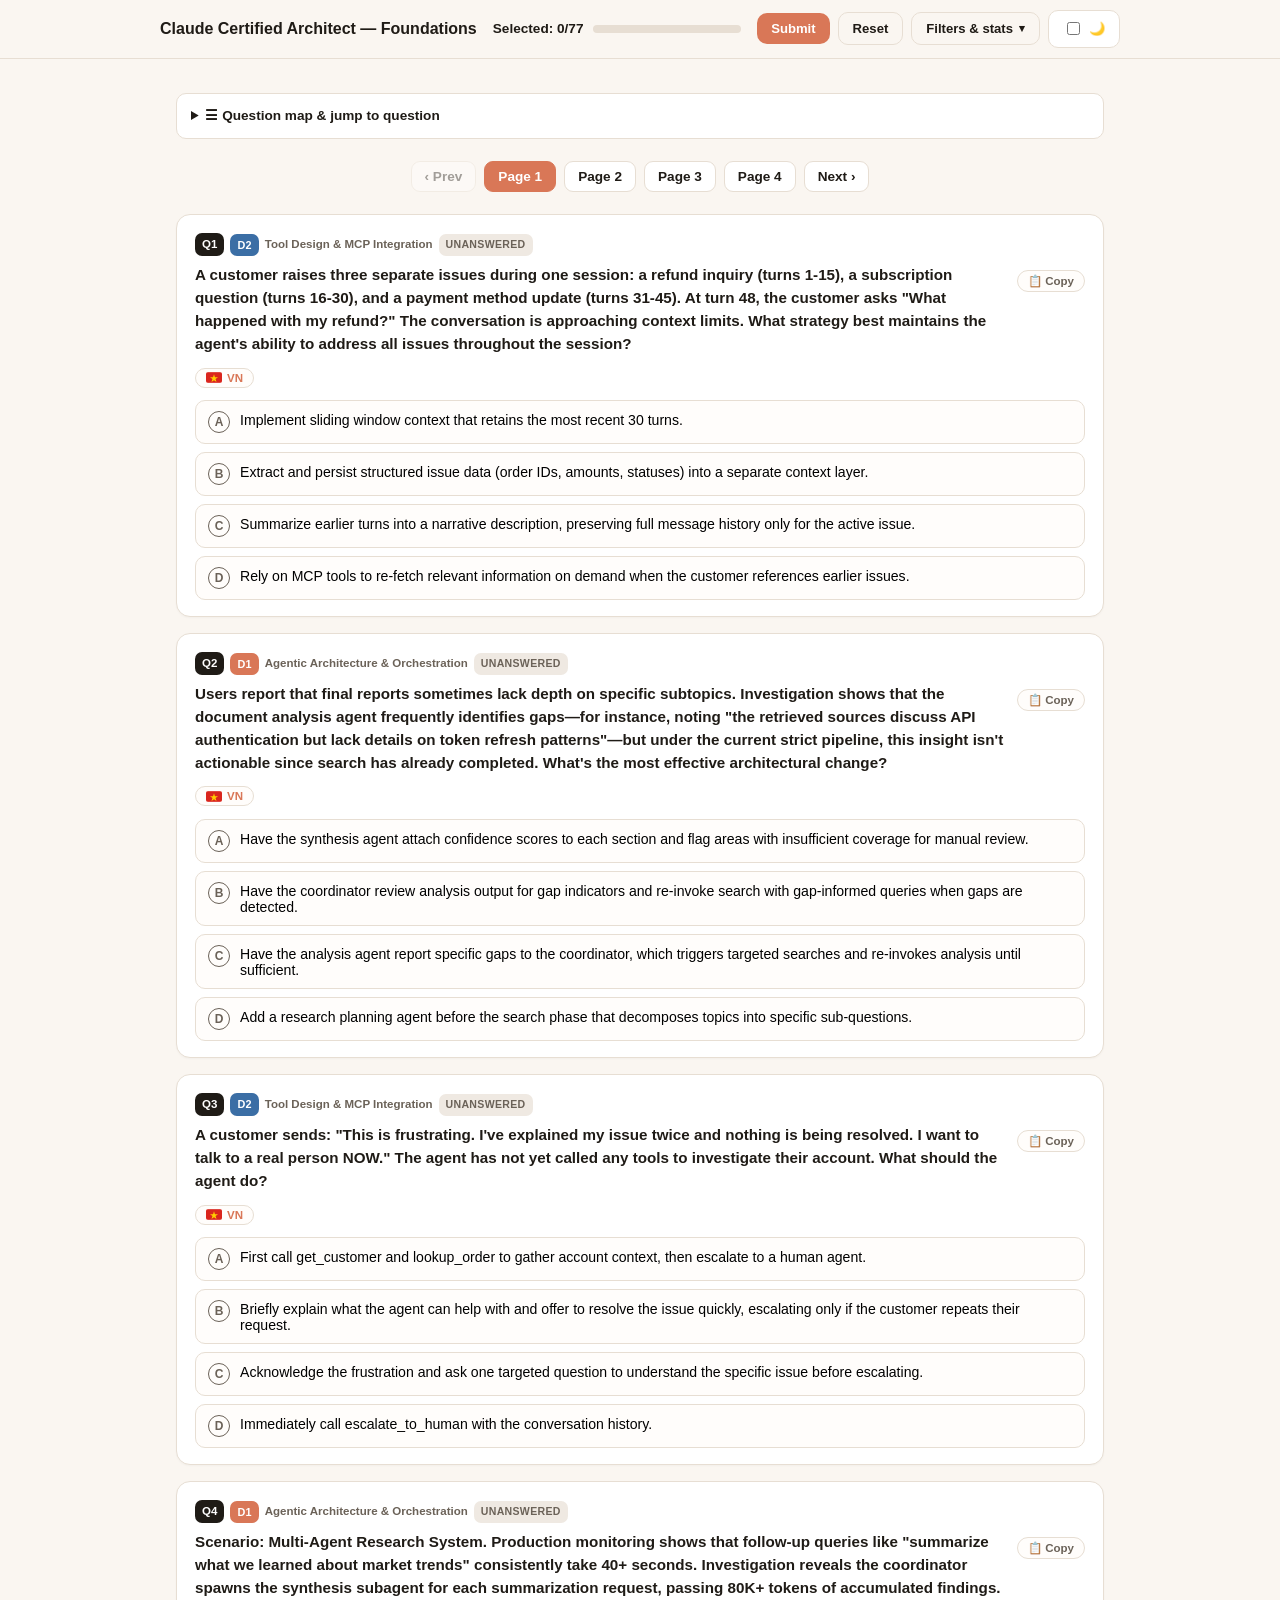
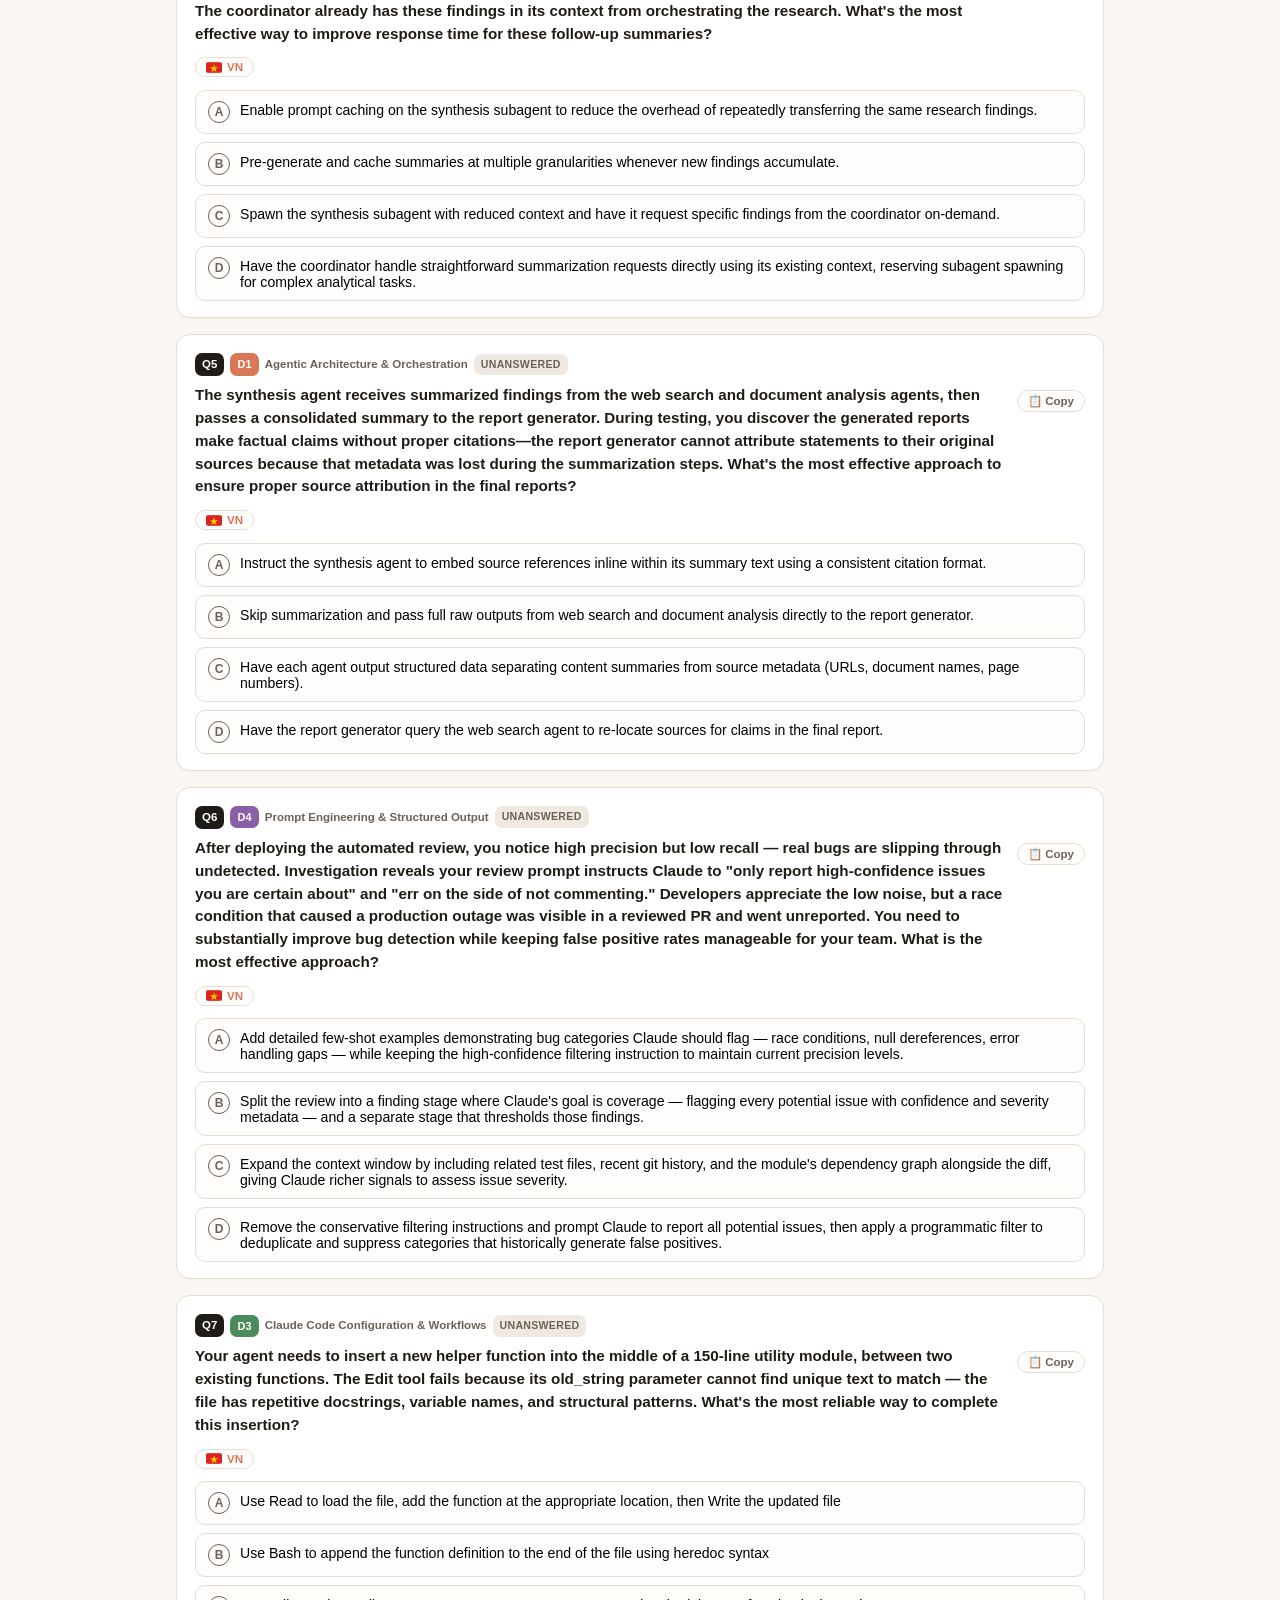
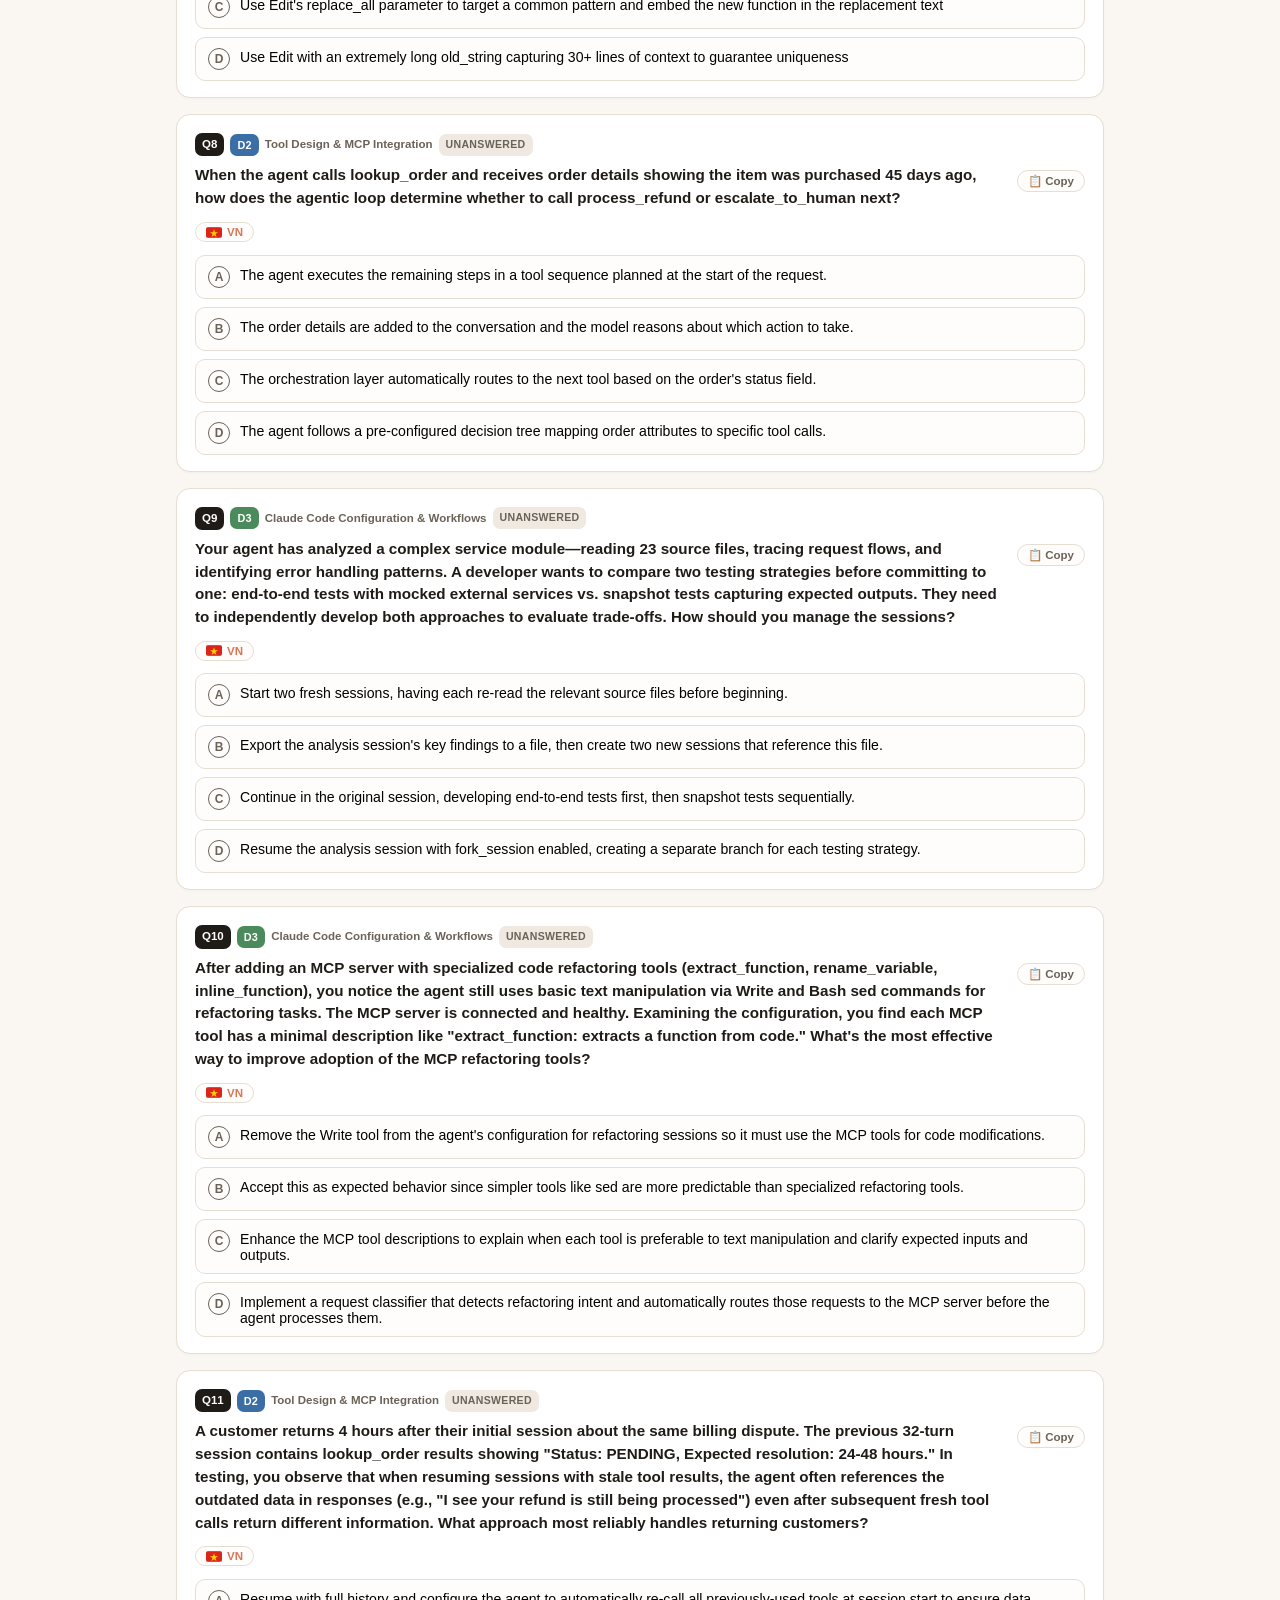
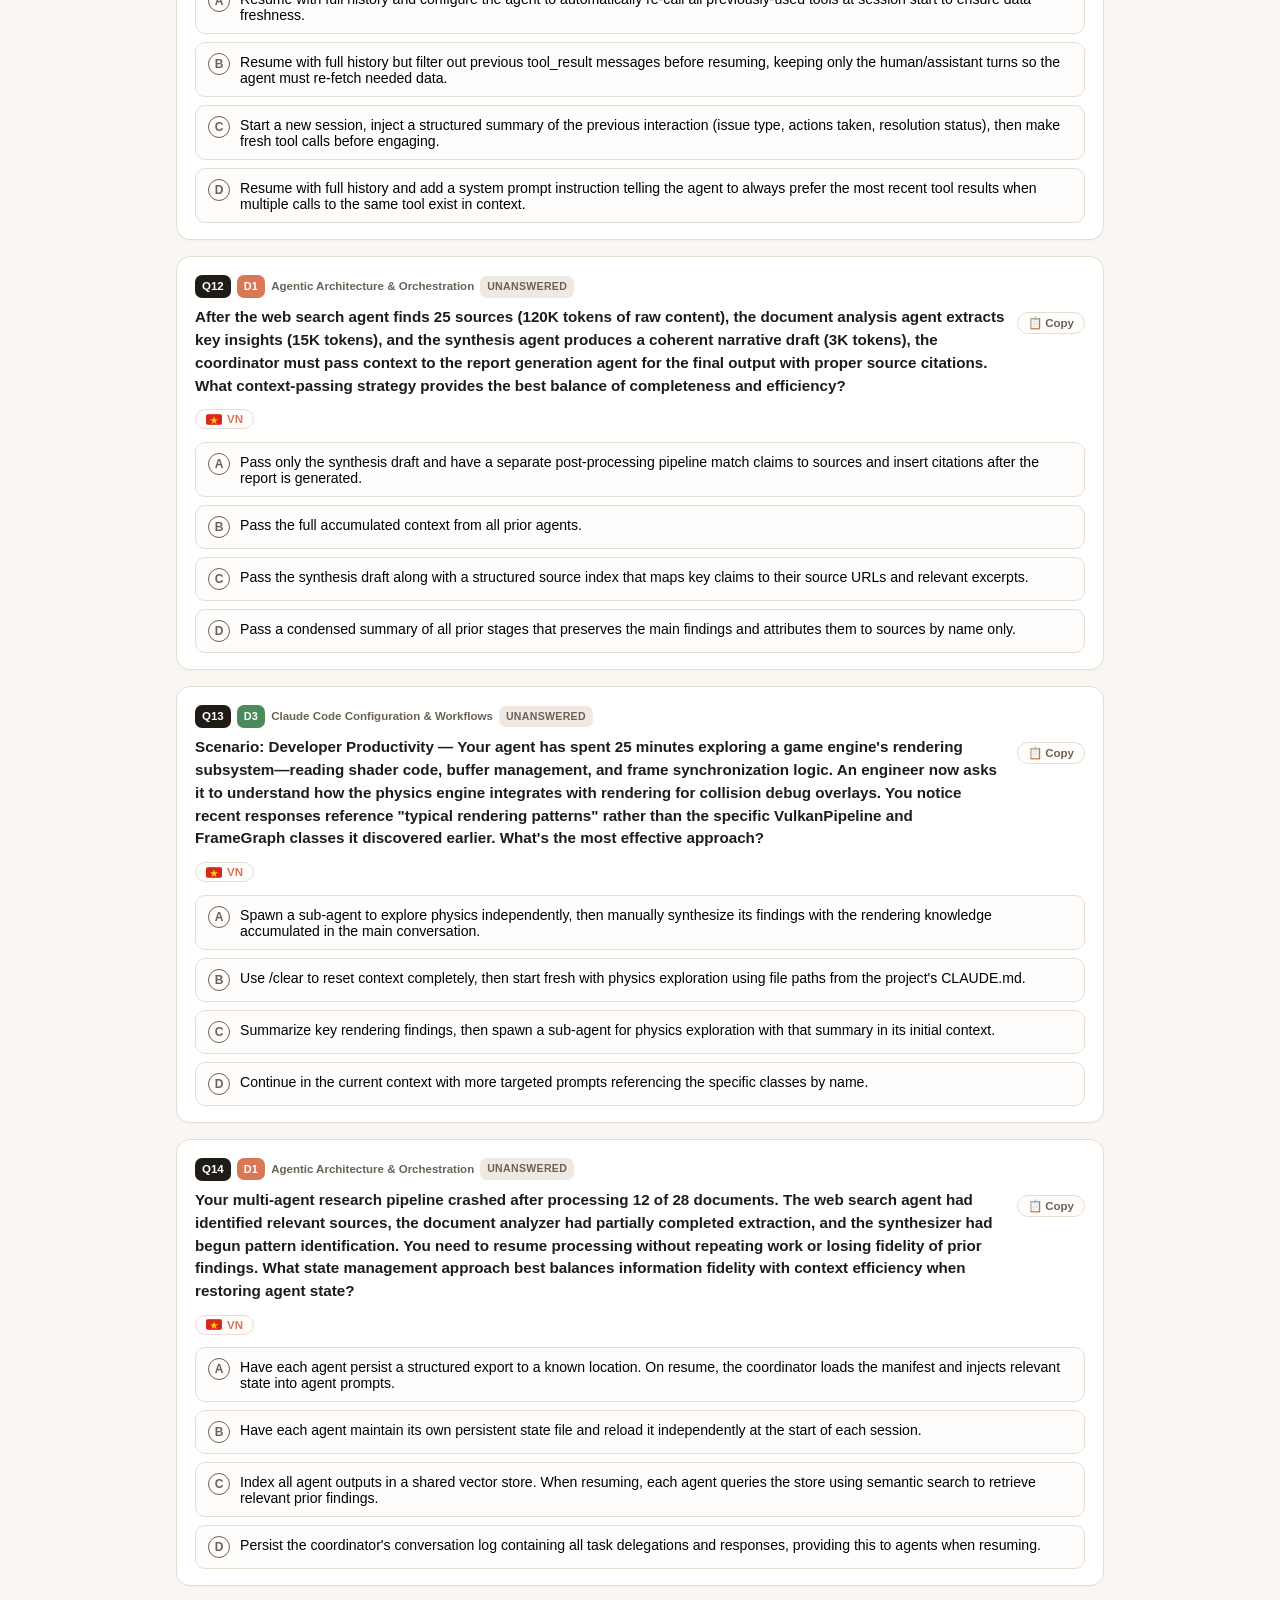
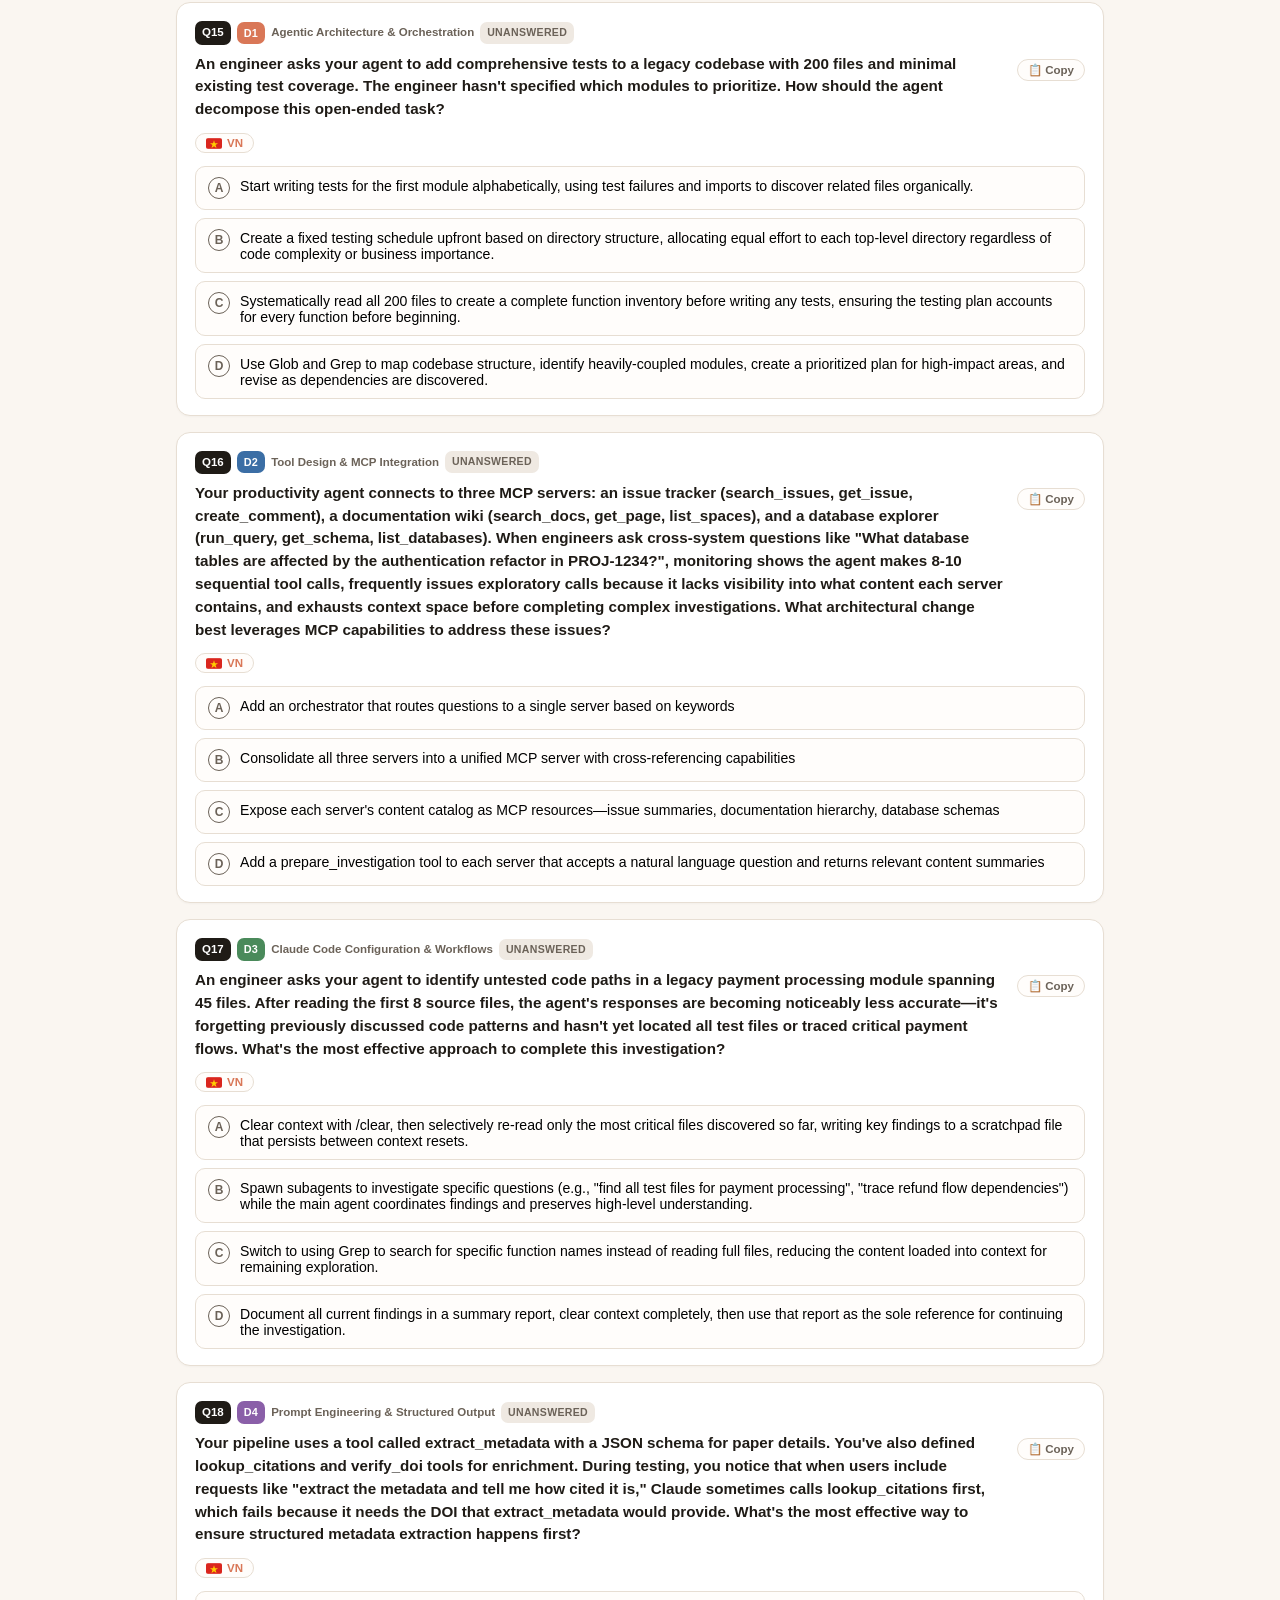
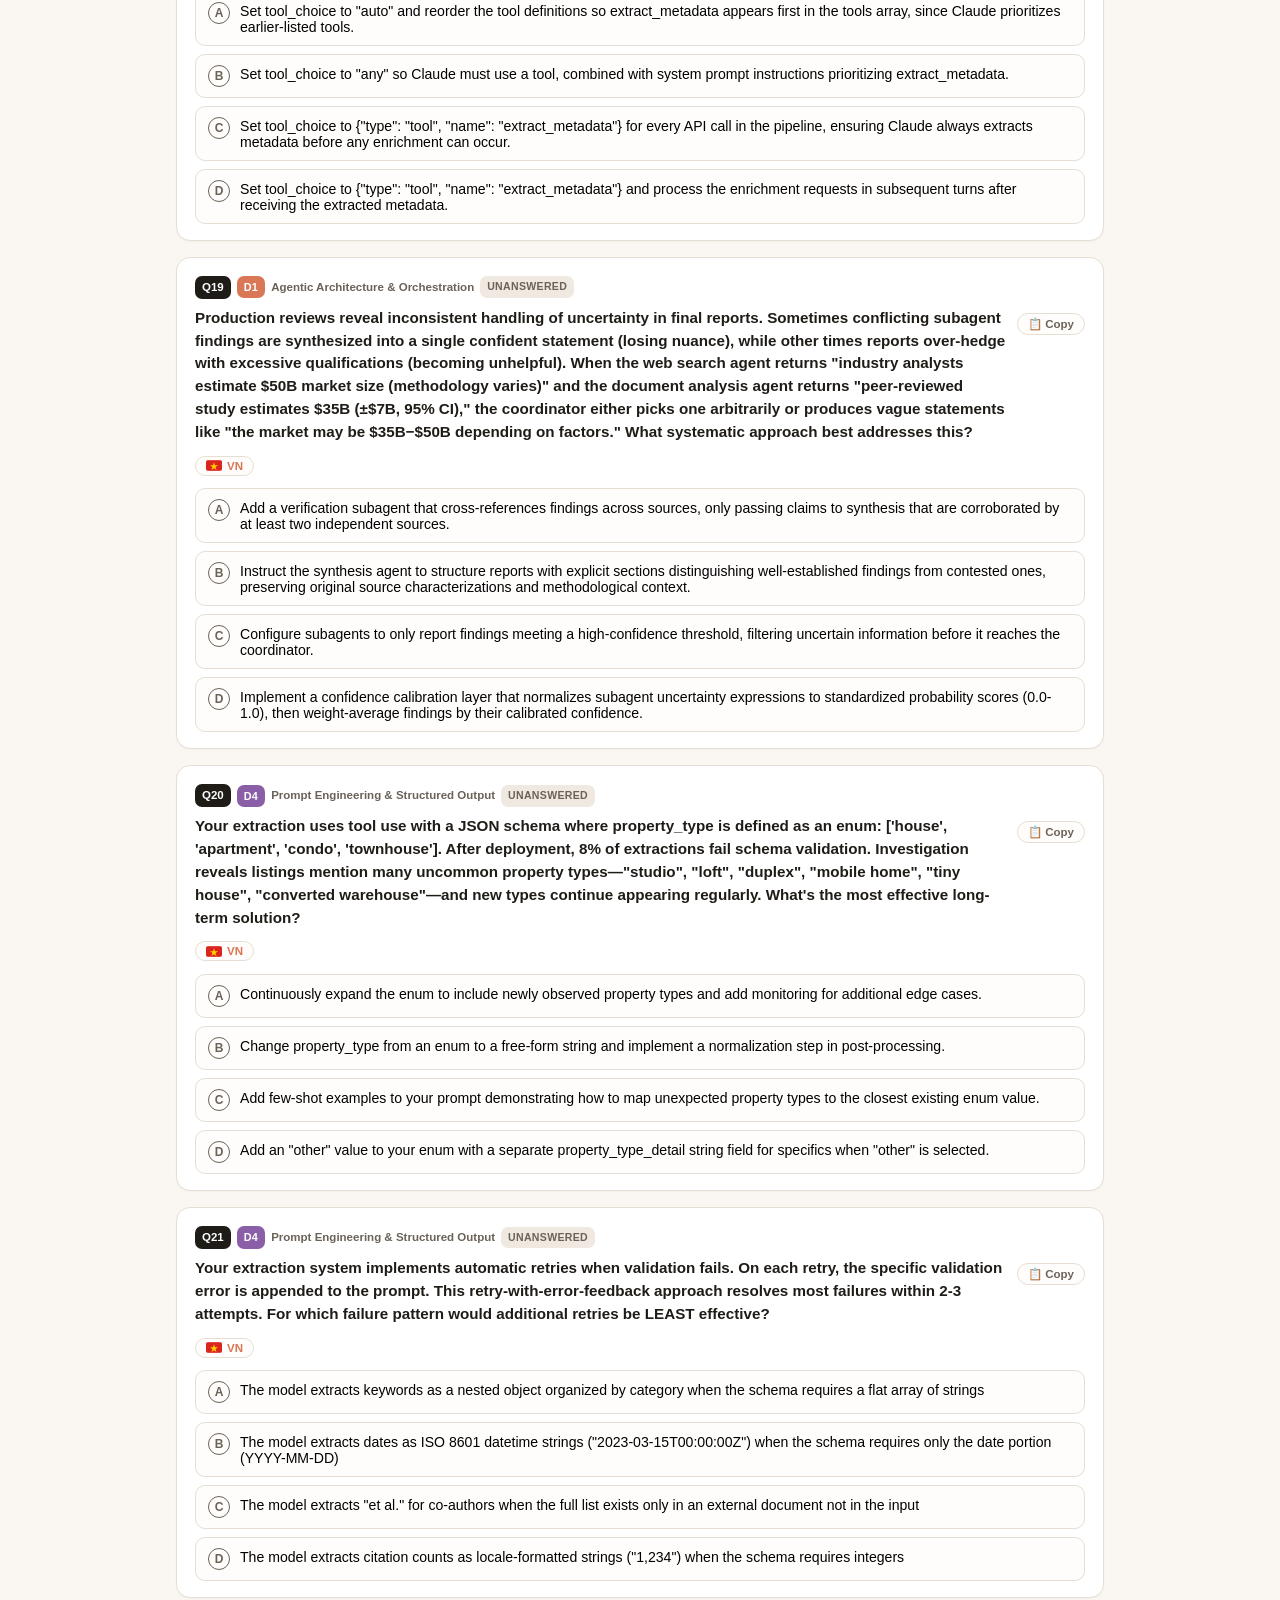
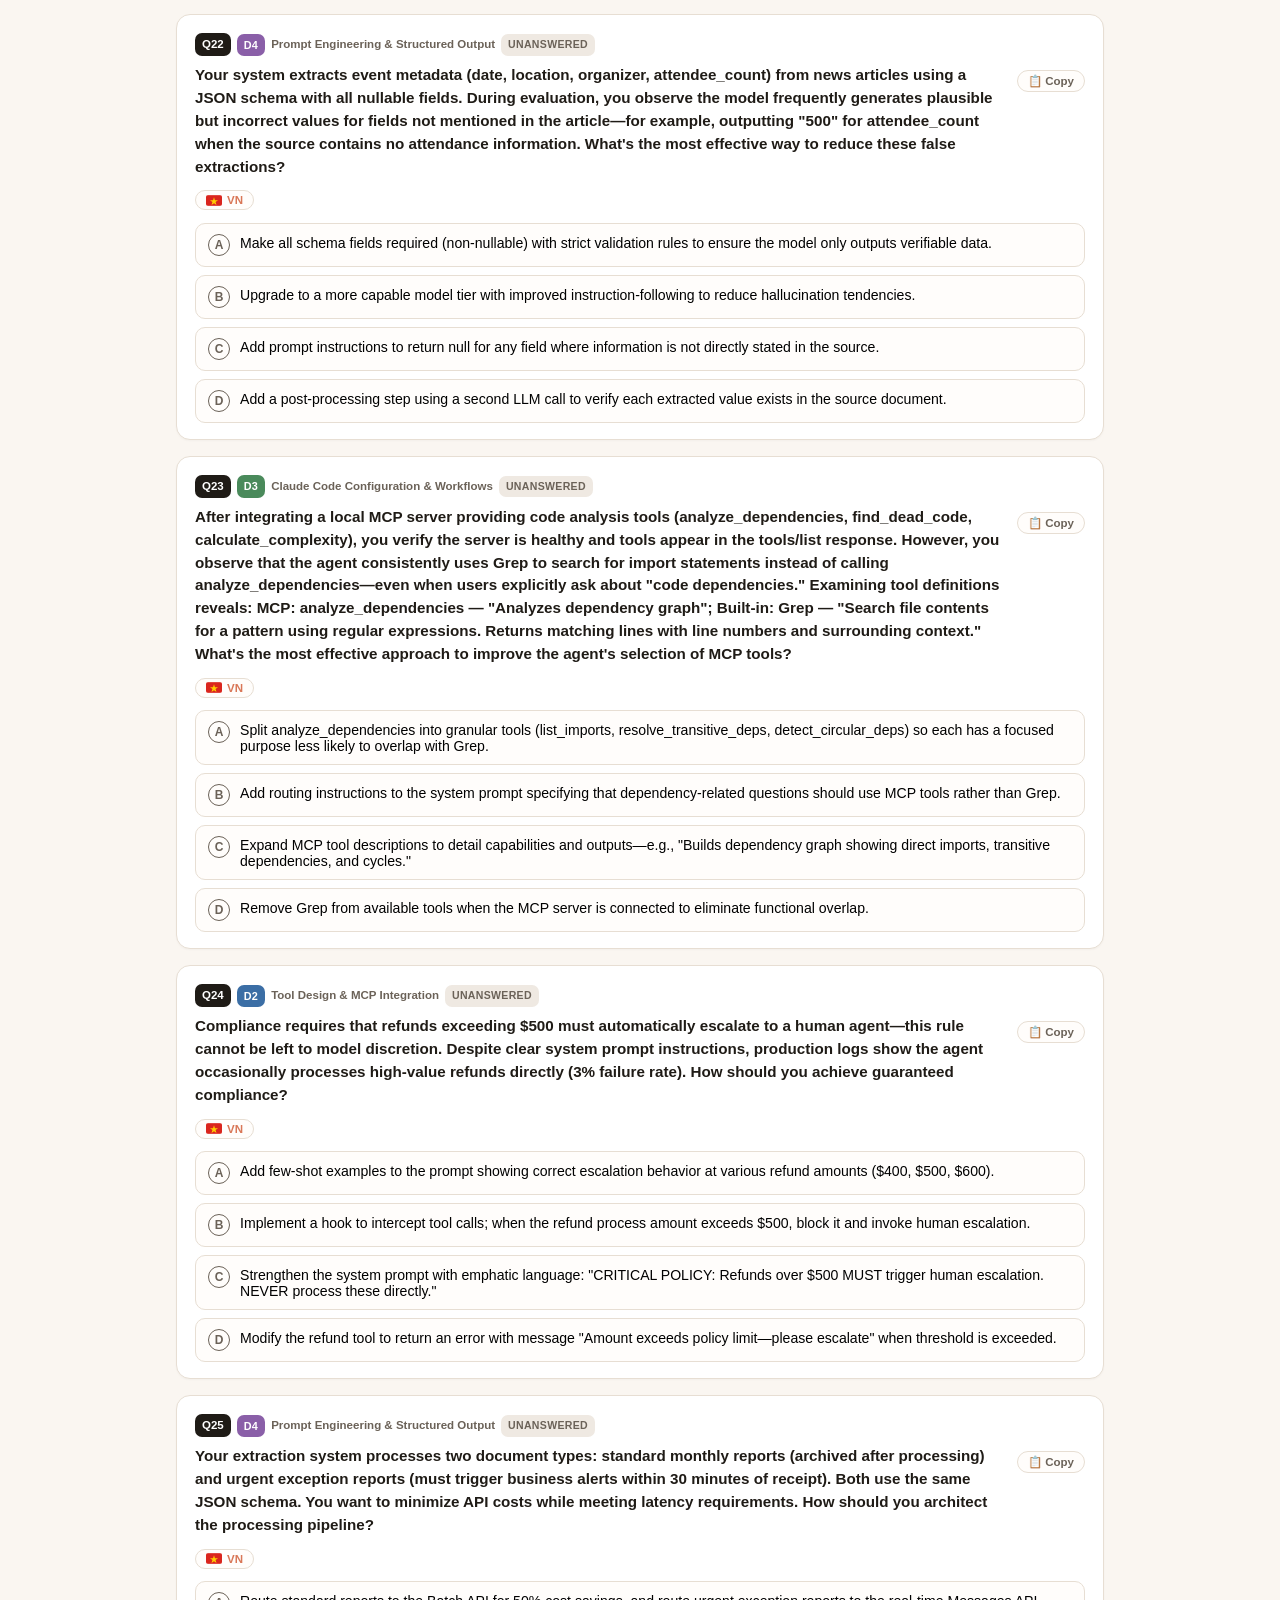
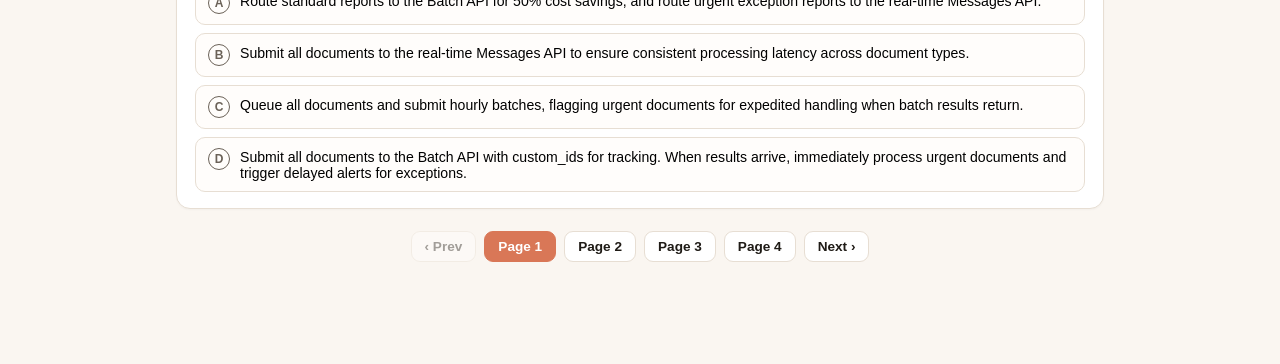
<file: cca-f/quizzes/practice-exam.html>
<!DOCTYPE html>
<html lang="en">
<head>
<meta charset="UTF-8">
<meta name="viewport" content="width=device-width, initial-scale=1.0">
<link rel="icon" type="image/svg+xml" href="../assets/img/favicon.svg">
<title>Claude Certified Architect — Foundations Practice Exam</title>
<script>(function(){try{var t=localStorage.getItem('cca-theme');if(t==='dark'||t==='light')document.documentElement.setAttribute('data-theme',t);}catch(e){}})();</script>
<style>
  :root{
    --bg:#faf6f1;
    --card:#ffffff;
    --ink:#1f1b16;
    --muted:#6b6258;
    --line:#e7ded3;
    --accent:#d97757;
    --accent-ink:#ffffff;
    --green:#3a7d44;
    --green-bg:#e7f5e8;
    --red:#c0392b;
    --red-bg:#fbeae7;
    --d1:#d97757; --d2:#3b6ea5; --d3:#4a8a5b; --d4:#8a5fa8; --d5:#c08a2e;
    --surface-2:#fffdfb;
    --surface-hover:#fbf2ea;
    --highlight:#fff3ea;
    --tag-neutral-bg:#efe9e2;
    --tag-pending-bg:#fbeee0;
    --feedback-correct-text:#244e2b;
    --feedback-incorrect-text:#7d2920;
    --d1-tint:#fbeee6; --d2-tint:#e9eff7; --d3-tint:#e9f3eb; --d4-tint:#f1eaf6; --d5-tint:#f8eedc;
    --header-bg:rgba(250,246,241,0.96);
    --radius:14px;
    color-scheme:light;
  }
  @media (prefers-color-scheme: dark){
    :root:not([data-theme="light"]){
      --bg:#17130f;
      --card:#241f19;
      --ink:#f0e9de;
      --muted:#a89b8b;
      --line:#3a332a;
      --accent:#e2895f;
      --accent-ink:#1f1b16;
      --green:#5aa868;
      --green-bg:#1e3324;
      --red:#e0685a;
      --red-bg:#3a201d;
      --d1:#e2895f; --d2:#6d9bd1; --d3:#6cb17d; --d4:#b190d1; --d5:#dba64f;
      --surface-2:#2a241d;
      --surface-hover:#362c22;
      --highlight:#3a2c20;
      --tag-neutral-bg:#332e27;
      --tag-pending-bg:#3d2e22;
      --feedback-correct-text:#a8d5b0;
      --feedback-incorrect-text:#e8a79c;
      --d1-tint:#3a2c22; --d2-tint:#212c38; --d3-tint:#1f2f24; --d4-tint:#2e2536; --d5-tint:#362c1c;
      --header-bg:rgba(23,19,15,0.94);
      color-scheme:dark;
    }
  }
  :root[data-theme="dark"]{
    --bg:#17130f;
    --card:#241f19;
    --ink:#f0e9de;
    --muted:#a89b8b;
    --line:#3a332a;
    --accent:#e2895f;
    --accent-ink:#1f1b16;
    --green:#5aa868;
    --green-bg:#1e3324;
    --red:#e0685a;
    --red-bg:#3a201d;
    --d1:#e2895f; --d2:#6d9bd1; --d3:#6cb17d; --d4:#b190d1; --d5:#dba64f;
    --surface-2:#2a241d;
    --surface-hover:#362c22;
    --highlight:#3a2c20;
    --tag-neutral-bg:#332e27;
    --tag-pending-bg:#3d2e22;
    --feedback-correct-text:#a8d5b0;
    --feedback-incorrect-text:#e8a79c;
    --d1-tint:#3a2c22; --d2-tint:#212c38; --d3-tint:#1f2f24; --d4-tint:#2e2536; --d5-tint:#362c1c;
    --header-bg:rgba(23,19,15,0.94);
    color-scheme:dark;
  }
  *{box-sizing:border-box;}
  body{
    margin:0;
    font-family:-apple-system,BlinkMacSystemFont,"Segoe UI",Helvetica,Arial,sans-serif;
    background:var(--bg);
    color:var(--ink);
    line-height:1.5;
  }
  .wrap{
    max-width:min(960px, 92vw);
    margin:0 auto;
    padding:20px 16px 80px;
  }
  header.top{
    position:sticky;
    top:0;
    z-index:50;
    background:var(--header-bg);
    backdrop-filter:blur(6px);
    border-bottom:1px solid var(--line);
    padding:10px 16px;
    margin:0 calc(-50vw + 50%);
  }
  header.top .inner{
    max-width:min(960px, 92vw);
    margin:0 auto;
  }
  h1{
    font-size:1rem;
    margin:0;
    font-weight:700;
    line-height:1.25;
    flex-shrink:0;
  }

  /* --- Compact single-row header bar --- */
  .header-bar{
    display:flex;
    align-items:center;
    gap:10px 16px;
    flex-wrap:wrap;
  }
  .header-progress{
    display:flex;
    align-items:center;
    gap:10px;
    flex:1 1 200px;
    min-width:160px;
  }
  .header-actions{
    display:flex;
    align-items:center;
    gap:8px;
    flex-shrink:0;
    margin-left:auto;
  }
  .theme-toggle-pill{
    display:flex;
    align-items:center;
    gap:6px;
    background:var(--card);
    border:1px solid var(--line);
    color:var(--ink);
    border-radius:10px;
    padding:8px 14px;
    font-size:0.82rem;
    font-weight:700;
    cursor:pointer;
    white-space:nowrap;
  }
  .reset.ghost{
    background:transparent;
    color:var(--ink);
    border:1.5px solid var(--line);
  }
  .reset.ghost:hover{
    background:var(--card);
    border-color:var(--muted);
    opacity:1;
  }
  .details-toggle{
    display:inline-flex;
    align-items:center;
    gap:6px;
  }
  .details-toggle .caret{
    display:inline-block;
    font-size:0.7rem;
    transition:transform .2s ease;
  }
  .details-toggle[aria-expanded="true"] .caret{
    transform:rotate(180deg);
  }
  .details-toggle[aria-expanded="true"]{
    background:var(--card);
    border-color:var(--muted);
  }

  /* --- Collapsible details panel (filters + domain progress) --- */
  .header-details{
    margin-top:12px;
    padding-top:12px;
    border-top:1px solid var(--line);
    max-height:min(60vh,520px);
    overflow-y:auto;
  }
  .header-details[hidden]{
    display:none;
  }
  .header-details .sub{
    margin-bottom:10px;
  }
  .header-details .shuffle-toggle{
    margin-bottom:4px;
  }
  .sub{
    color:var(--muted);
    font-size:0.82rem;
    margin-bottom:10px;
  }
  .scorebar{
    display:flex;
    flex-direction:column;
    gap:10px;
  }
  .scorebar-stats{
    display:flex;
    align-items:center;
    gap:14px;
    flex-wrap:wrap;
  }
  .scorebar-controls{
    display:flex;
    align-items:center;
    gap:14px;
    flex-wrap:wrap;
  }
  .stat{
    font-size:0.85rem;
    font-weight:600;
    color:var(--ink);
  }
  .stat .num{
    font-weight:800;
  }
  .progress-track{
    flex:1;
    min-width:120px;
    height:8px;
    background:var(--line);
    border-radius:6px;
    overflow:hidden;
  }
  .progress-fill{
    height:100%;
    background:var(--accent);
    width:0%;
    transition:width .25s ease;
  }
  button.reset{
    background:var(--ink);
    color:#fff;
    border:none;
    padding:8px 14px;
    border-radius:10px;
    font-size:0.82rem;
    font-weight:700;
    cursor:pointer;
    white-space:nowrap;
  }
  button.reset:hover{ opacity:0.85; }

  .filterbar{
    margin-top:12px;
    padding-top:10px;
    border-top:1px solid var(--line);
  }
  .filterbar .filtertitle{
    font-size:0.75rem;
    font-weight:700;
    color:var(--muted);
    text-transform:uppercase;
    letter-spacing:0.03em;
    margin-bottom:8px;
  }
  .filterchips{
    display:flex;
    flex-wrap:wrap;
    gap:7px;
  }
  .chip{
    display:flex;
    align-items:center;
    gap:6px;
    border:1.5px solid var(--line);
    background:var(--surface-2);
    border-radius:20px;
    padding:5px 11px 5px 8px;
    font-size:0.78rem;
    font-weight:600;
    cursor:pointer;
    user-select:none;
    color:var(--muted);
    transition:all .15s;
  }
  .chip .dot{
    width:9px;
    height:9px;
    border-radius:50%;
    flex-shrink:0;
  }
  .chip.D1.active{ background:var(--d1-tint); border-color:var(--d1); color:var(--d1); }
  .chip.D2.active{ background:var(--d2-tint); border-color:var(--d2); color:var(--d2); }
  .chip.D3.active{ background:var(--d3-tint); border-color:var(--d3); color:var(--d3); }
  .chip.D4.active{ background:var(--d4-tint); border-color:var(--d4); color:var(--d4); }
  .chip.D5.active{ background:var(--d5-tint); border-color:var(--d5); color:var(--d5); }
  .chip:not(.active){
    opacity:0.55;
  }
  .chip .count{
    font-weight:700;
    opacity:0.8;
  }
  .chip.allchip{
    border-style:dashed;
  }
  .chip.nonechip{
    border-style:dashed;
    opacity:0.85;
  }
  .chip.nonechip:hover{
    border-color:var(--red);
    color:var(--red);
  }
  .nomatch{
    text-align:center;
    color:var(--muted);
    padding:40px 16px;
    font-size:0.9rem;
  }

  .pagebar{
    display:flex;
    justify-content:center;
    align-items:center;
    gap:8px;
    margin:22px 0;
    flex-wrap:wrap;
  }
  .pagebar button{
    border:1px solid var(--line);
    background:var(--card);
    color:var(--ink);
    padding:7px 13px;
    border-radius:9px;
    font-size:0.85rem;
    font-weight:600;
    cursor:pointer;
  }
  .pagebar button.active{
    background:var(--accent);
    color:#fff;
    border-color:var(--accent);
  }
  .pagebar button:disabled{
    opacity:0.4;
    cursor:not-allowed;
  }
  .pagebar .navbtn{
    font-weight:700;
  }

  .qmap{ margin:14px 0 0; border:1px solid var(--line); border-radius:10px; background:var(--card); }
  .qmap summary{ cursor:pointer; padding:12px 14px; font-size:0.85rem; font-weight:700; }
  .qmap[open] summary{ border-bottom:1px solid var(--line); }
  .qmap-row{ display:flex; flex-wrap:wrap; align-items:center; gap:8px; padding:10px 14px; font-size:0.85rem; color:var(--muted); }
  .qmap-row input{ width:84px; padding:8px 10px; border:1px solid var(--line); border-radius:8px; background:var(--surface-2); color:var(--ink); font-size:16px; }
  .qmap-row button{ border:1px solid var(--line); background:var(--card); color:var(--ink); padding:8px 18px; border-radius:9px; font-weight:700; cursor:pointer; }
  .qmap-msg{ color:var(--red); font-size:0.8rem; }
  .qmap-grid{ position:relative; display:grid; grid-template-columns:repeat(auto-fill,minmax(44px,1fr)); gap:6px; padding:0 14px 14px; max-height:220px; overflow-y:auto; }
  .qmap-cell{ min-height:40px; border:1px solid var(--line); border-radius:8px; background:var(--card); color:var(--ink); font-size:0.8rem; font-weight:700; cursor:pointer; }
  .qmap-cell.picked{ background:var(--tag-pending-bg); border-color:var(--accent); }
  .qmap-cell.correct{ background:var(--green-bg); border-color:var(--green); color:var(--green); }
  .qmap-cell.wrong{ background:var(--red-bg); border-color:var(--red); color:var(--red); }

  .qcard.deep-link-highlight{
    box-shadow:0 0 0 3px var(--accent);
    animation:deepLinkPulse 2.5s ease;
  }
  @keyframes deepLinkPulse{
    0%{background:var(--highlight);}
    100%{background:var(--card);}
  }

  .qcard{
    background:var(--card);
    border:1px solid var(--line);
    border-radius:var(--radius);
    padding:18px 18px 16px;
    margin-bottom:16px;
    box-shadow:0 1px 2px rgba(0,0,0,0.03);
  }
  .qhead{
    display:flex;
    flex-wrap:wrap;
    align-items:flex-start;
    gap:8px 10px;
    margin-bottom:10px;
  }
  .qmeta{
    display:flex;
    align-items:center;
    gap:6px;
    flex-wrap:wrap;
    width:100%;
  }
  .qnum{
    flex-shrink:0;
    background:var(--ink);
    color:#fff;
    font-size:0.72rem;
    font-weight:800;
    border-radius:7px;
    padding:3px 7px;
  }
  .domain-tag{
    flex-shrink:0;
    font-size:0.68rem;
    font-weight:800;
    color:#fff;
    border-radius:7px;
    padding:3px 7px;
    letter-spacing:0.02em;
  }
  .domain-tag.D1{background:var(--d1);}
  .domain-tag.D2{background:var(--d2);}
  .domain-tag.D3{background:var(--d3);}
  .domain-tag.D4{background:var(--d4);}
  .domain-tag.D5{background:var(--d5);}
  .domain-fullname{
    font-size:0.72rem;
    font-weight:700;
    color:var(--muted);
  }
  .qtext{
    font-size:0.95rem;
    font-weight:600;
    flex:1;
    width:100%;
  }
  .options{
    display:flex;
    flex-direction:column;
    gap:8px;
    margin-top:10px;
  }
  .opt{
    display:flex;
    align-items:flex-start;
    gap:10px;
    border:1px solid var(--line);
    border-radius:10px;
    padding:10px 12px;
    background:var(--surface-2);
    cursor:pointer;
    font-size:0.88rem;
    text-align:left;
    transition:background .15s, border-color .15s;
  }
  .opt-vi{
    display:none;
    margin:-4px 0 0 12px;
    padding:6px 10px;
    border-radius:0 8px 8px 0;
    border-left:3px solid var(--accent);
    background:var(--highlight);
    color:var(--ink);
    font-size:0.82rem;
    line-height:1.45;
  }
  .opt-vi.show{display:block;}
  .opt:hover{
    background:var(--surface-hover);
  }
  .opt .letter{
    flex-shrink:0;
    width:22px;
    height:22px;
    border-radius:50%;
    border:1.5px solid var(--muted);
    display:flex;
    align-items:center;
    justify-content:center;
    font-size:0.75rem;
    font-weight:800;
    color:var(--muted);
  }
  .opt .otext{
    flex:1;
    padding-top:1px;
  }
  .qcard.answered .opt{
    cursor:default;
  }
  .qcard.answered .opt:hover{
    background:var(--surface-2);
  }
  .opt.correct-pick{
    background:var(--green-bg);
    border-color:var(--green);
  }
  .opt.correct-pick .letter{
    background:var(--green);
    border-color:var(--green);
    color:#fff;
  }
  .opt.wrong-pick{
    background:var(--red-bg);
    border-color:var(--red);
  }
  .opt.wrong-pick .letter{
    background:var(--red);
    border-color:var(--red);
    color:#fff;
  }
  .opt.reveal-correct{
    border-color:var(--green);
  }
  .opt.reveal-correct .letter{
    border-color:var(--green);
    color:var(--green);
  }
  .opt.selected-pending{
    background:var(--surface-hover);
    border-color:var(--accent);
  }
  .opt.selected-pending .letter{
    background:var(--accent);
    border-color:var(--accent);
    color:#fff;
  }
  .submit-row{
    display:flex;
    justify-content:flex-end;
    margin-top:12px;
  }
  .btn-submit{
    background:var(--accent);
    color:#fff;
    border:none;
    padding:9px 18px;
    border-radius:10px;
    font-size:0.85rem;
    font-weight:700;
    cursor:pointer;
  }
  .btn-submit:disabled{
    background:var(--line);
    color:var(--muted);
    cursor:not-allowed;
  }
  .btn-submit:not(:disabled):hover{
    opacity:0.88;
  }
  .qstatus{
    font-size:0.66rem;
    font-weight:800;
    letter-spacing:0.03em;
    text-transform:uppercase;
    border-radius:7px;
    padding:3px 7px;
  }
  .qstatus.unanswered{
    background:var(--tag-neutral-bg);
    color:var(--muted);
  }
  .qstatus.pending{
    background:var(--tag-pending-bg);
    color:var(--accent);
    border:1px solid var(--accent);
  }
  .qstatus.submitted-correct{
    background:var(--green-bg);
    color:var(--green);
  }
  .qstatus.submitted-incorrect{
    background:var(--red-bg);
    color:var(--red);
  }

  .domainstats{
    margin-top:12px;
    padding-top:10px;
    border-top:1px solid var(--line);
    display:flex;
    flex-direction:column;
    gap:8px;
  }
  .domainstats .filtertitle{
    font-size:0.75rem;
    font-weight:700;
    color:var(--muted);
    text-transform:uppercase;
    letter-spacing:0.03em;
    margin-bottom:2px;
  }
  .dstat-row{
    display:flex;
    align-items:center;
    gap:8px;
    font-size:0.78rem;
  }
  .dstat-row .dlabel{
    flex-shrink:0;
    width:30px;
    font-weight:800;
  }
  .dstat-row .dname{
    flex-shrink:0;
    width:170px;
    color:var(--muted);
    font-weight:600;
    overflow:hidden;
    text-overflow:ellipsis;
    white-space:nowrap;
  }
  .dstat-track{
    flex:1;
    height:7px;
    background:var(--line);
    border-radius:5px;
    overflow:hidden;
    position:relative;
  }
  .dstat-fill{
    height:100%;
    border-radius:5px;
  }
  .dstat-pct{
    flex-shrink:0;
    width:78px;
    text-align:right;
    font-weight:700;
    color:var(--muted);
    font-size:0.76rem;
  }
  @media (max-width:560px){
    .dstat-row .dname{ display:none; }
  }

  .feedback{
    margin-top:12px;
    padding:12px 14px;
    border-radius:10px;
    font-size:0.85rem;
    display:none;
  }
  .feedback.show{
    display:block;
  }
  .feedback.correct{
    background:var(--green-bg);
    border:1px solid var(--green);
    color:var(--feedback-correct-text);
  }
  .feedback.incorrect{
    background:var(--red-bg);
    border:1px solid var(--red);
    color:var(--feedback-incorrect-text);
  }
  .feedback .verdict{
    font-weight:800;
    margin-bottom:4px;
    font-size:0.85rem;
  }
  .feedback .explain{
    color:var(--ink);
    opacity:0.92;
  }
  .feedback .explain b{
    font-weight:700;
  }

  .vi-wrap{
    margin-top:-4px;
    margin-bottom:6px;
  }
  .vi-btn .flag-vn{border-radius:2px;flex-shrink:0;}
  .vi-btn{
    display:inline-flex;
    align-items:center;
    gap:5px;
    margin-top:6px;
    padding:3px 10px;
    border-radius:999px;
    border:1px solid var(--line);
    background:var(--surface-2);
    color:var(--accent);
    font-size:0.72rem;
    font-weight:700;
    cursor:pointer;
    user-select:none;
  }
  .vi-btn:hover{ background:var(--surface-hover); }
  .vi-btn.active{ background:var(--accent); color:var(--accent-ink); border-color:var(--accent); }
  .copy-btn{
    display:inline-flex;
    align-items:center;
    gap:5px;
    margin-top:6px;
    padding:3px 10px;
    border-radius:999px;
    border:1px solid var(--line);
    background:var(--surface-2);
    color:var(--muted);
    font-size:0.72rem;
    font-weight:700;
    cursor:pointer;
    user-select:none;
  }
  .copy-btn:hover{ background:var(--surface-hover); border-color:var(--accent); color:var(--accent); }
  .vi-box{
    display:none;
    margin-top:8px;
    padding:10px 12px;
    border-radius:8px;
    border-left:3px solid var(--accent);
    background:var(--highlight);
    color:var(--ink);
    font-size:0.85rem;
    line-height:1.55;
    width:100%;
  }
  .vi-box.show{ display:block; }

  .submit-exam-btn{
    background:var(--accent) !important;
  }
  .submit-exam-btn:disabled{
    background:var(--line) !important;
    color:var(--muted) !important;
    cursor:not-allowed;
  }

  .shuffle-toggle{
    display:flex;
    align-items:center;
    gap:7px;
    cursor:pointer;
    user-select:none;
    font-size:0.8rem;
    font-weight:600;
    color:var(--muted);
    white-space:nowrap;
  }
  .shuffle-toggle .switch{
    position:relative;
    display:inline-block;
    width:34px;
    height:19px;
    flex-shrink:0;
  }
  .shuffle-toggle .switch input{
    opacity:0;
    width:0;
    height:0;
  }
  .shuffle-toggle .slider{
    position:absolute;
    cursor:pointer;
    top:0; left:0; right:0; bottom:0;
    background-color:var(--line);
    border-radius:19px;
    transition:background-color .15s;
  }
  .shuffle-toggle .slider:before{
    position:absolute;
    content:"";
    height:15px;
    width:15px;
    left:2px;
    bottom:2px;
    background-color:#fff;
    border-radius:50%;
    transition:transform .15s;
    box-shadow:0 1px 2px rgba(0,0,0,0.2);
  }
  .shuffle-toggle input:checked + .slider{
    background-color:var(--accent);
  }
  .shuffle-toggle input:checked + .slider:before{
    transform:translateX(15px);
  }
  .shuffle-toggle .toggle-label{
    color:var(--ink);
  }

  #reportSummary{
    background:var(--card);
    border:1px solid var(--line);
    border-radius:var(--radius);
    padding:22px 20px;
    margin-bottom:18px;
    text-align:center;
  }
  #reportSummary h2{
    margin:0 0 6px;
    font-size:1.35rem;
  }
  #reportSummary p{
    margin:0;
    color:var(--muted);
    font-size:0.9rem;
  }
  #reportSummary .scoreline{
    font-size:1rem;
    font-weight:700;
    color:var(--ink);
    margin-top:4px;
  }

  footer.summary{
    background:var(--card);
    border:1px solid var(--line);
    border-radius:var(--radius);
    padding:20px;
    text-align:center;
    margin-top:8px;
  }
  footer.summary h2{
    margin:0 0 6px;
    font-size:1.1rem;
  }
  footer.summary p{
    margin:0;
    color:var(--muted);
    font-size:0.88rem;
  }

  @media (max-width:560px){
    h1{ font-size:0.92rem; width:100%; }
    .header-progress{ order:3; flex-basis:100%; }
    .header-actions{ margin-left:0; }
    .stat{ font-size:0.78rem; }
    .reset{ padding:7px 11px; font-size:0.78rem; }
    body{ overflow-x:hidden; }                       /* the full-bleed header margin overflows by a few px next to a scrollbar */
    .header-actions{ flex-wrap:wrap; flex-shrink:1; }  /* Submit / Reset / Filters / theme pill wrap instead of being cut off */
    .qtext{ flex:1 1 100%; }                          /* give the question the full width; Copy drops below it */
    .qcard{ padding:14px 12px 12px; }
  }
</style>
</head>
<body>
<header class="top">
  <div class="inner">
    <div class="header-bar">
      <h1>Claude Certified Architect — Foundations</h1>
      <div class="header-progress">
        <div class="stat" id="statSelected">Selected: <span class="num" id="answeredCount">0</span>/<span id="totalCount">77</span></div>
        <div class="stat" id="statScore" style="display:none;">Score: <span class="num" id="correctCount">0</span>/<span id="totalCountScore">77</span> (<span id="scorePct">0</span>%)</div>
        <div class="progress-track"><div class="progress-fill" id="progressFill"></div></div>
      </div>
      <div class="header-actions">
        <button class="reset submit-exam-btn" id="submitExamBtn">Submit</button>
        <button class="reset ghost" id="resetBtn">Reset</button>
        <button class="reset ghost details-toggle" id="detailsToggle" aria-expanded="false" aria-controls="headerDetails">Filters &amp; stats <span class="caret">▾</span></button>
        <label class="theme-toggle-pill"><input type="checkbox" class="theme-toggle-input"> 🌙</label>
      </div>
    </div>
    <div class="header-details" id="headerDetails" hidden>
      <div class="sub" id="subText">Practice Exam · 77 questions · 5 domains — select your answers, then submit the whole exam to see your report.</div>
      <label class="shuffle-toggle" title="When on, Reset Exam shuffles question order and answer order. When off, Reset Exam keeps original order.">
        <span class="switch">
          <input type="checkbox" id="shuffleToggle" checked>
          <span class="slider"></span>
        </span>
        <span class="toggle-label">Shuffle on reset</span>
      </label>
      <div class="filterbar" id="filterBarWrap">
        <div class="filtertitle">Filter by domain</div>
        <div class="filterchips" id="filterChips"></div>
      </div>
      <div class="domainstats">
        <div class="filtertitle" id="domainStatsTitle">Progress by domain</div>
        <div id="domainStatsBody"></div>
      </div>
    </div>
  </div>
</header>

<div class="wrap">
  <div id="reportSummary" style="display:none;"></div>
  <details class="qmap" id="qmap">
    <summary>&#9776; Question map &amp; jump to question</summary>
    <div class="qmap-row">
      <label for="qmapInput">Go to Q#</label>
      <input type="number" id="qmapInput" min="1" inputmode="numeric">
      <button type="button" id="qmapGo">Go</button>
      <span class="qmap-msg" id="qmapMsg" role="status"></span>
    </div>
    <div class="qmap-grid" id="qmapGrid"></div>
  </details>
  <div class="pagebar" id="pagebarTop"></div>
  <div id="quizContainer"></div>
  <div class="pagebar" id="pagebarBottom"></div>
</div>


<script src="../assets/js/theme-toggle.js"></script>
<script src="../assets/js/progress-store.js"></script>
<script src="../assets/data/vi-translations-setA.js"></script>
<script>
const QUESTIONS_RAW =
[{"id":1,"domain":"D1","question":"Your pipeline reviews every PR using a single API call with a static prompt containing the diff and full text of each changed file — unchanged files are not included. Reviews are posted asynchronously and don't block PR creation. Developers report that reviews consistently miss bugs involving cross-file interactions — for example, a PR renames a function's parameters but the review doesn't flag callers in unchanged files that still use the old argument order. Evaluation shows cross-file bugs account for 35% of production incidents from reviewed PRs. What is the most effective change to your review design?","options":{"A":"Redesign the review as a turn-limited agentic task where the model can read files and search the codebase via tools, following references to verify cross-file findings.","B":"Add chain-of-thought instructions asking the model to list all external references in the diff, then reason step-by-step about how each change might affect callers in other files.","C":"Run parallel review passes per changed file with direct dependents included in each pass, then aggregate and deduplicate findings using a final summarization call.","D":"Use static analysis to build a dependency graph of changed code, then expand the prompt to include all files within two dependency hops of any changed file."},"correct":"A","explanation":"The failure is a missing-context problem: callers live in unchanged files the static prompt never includes, so chain-of-thought (B) cannot help the model reason about code it cannot see, and static heuristics (C, D) bloat context while still missing dynamic or multi-hop references. Anthropic's agent guidance favors agentic search — letting the model retrieve exactly the context it needs via file-read/search tools — and the asynchronous, nonblocking review pipeline tolerates the added latency, while a turn limit bounds cost."},{"id":2,"domain":"D1","question":"An engineer asks your agent to add comprehensive tests to a legacy codebase with 200 files and minimal existing test coverage. The engineer hasn't specified which modules to prioritize. How should the agent decompose this open-ended task?","options":{"A":"Systematically read all 200 files to create a complete function inventory before writing any tests, ensuring the testing plan accounts for every function before beginning.","B":"Create a fixed testing schedule upfront based on directory structure, allocating equal effort to each top-level directory regardless of code complexity or business importance.","C":"Start writing tests for the first module alphabetically, using test failures and imports to discover related files organically.","D":"Use Glob and Grep to map codebase structure, identify heavily-coupled modules, create a prioritized plan for high-impact areas, and revise as dependencies are discovered."},"correct":"D","explanation":"Anthropic's agent best practices favor efficient context gathering with search tools (Glob/Grep) over exhaustively reading every file, which would waste context and time. Prioritizing high-impact, heavily-coupled modules and iteratively revising the plan as dependencies surface is the correct way to decompose an open-ended task; A is wasteful, B ignores impact/complexity, and C is arbitrary and unplanned."},{"id":3,"domain":"D1","question":"An engineer submits two requests: Request A: \"Rename the getUserData function to fetchUserProfile everywhere it's used.\" Request B: \"Improve error handling throughout the data processing module—add try/catch blocks, meaningful error messages, and ensure failures don't silently corrupt data.\" For which request does specifying an explicit multi-phase workflow (such as analyze → propose → implement with review) most improve outcome quality?","options":{"A":"Request B, the error handling task","B":"Both requests benefit equally","C":"Request A, the function rename task","D":"Neither request benefits significantly"},"correct":"A","explanation":"Request B is open-ended and judgment-heavy — \"improve error handling\" requires analyzing current behavior, deciding where try/catch belongs, and choosing meaningful messages, so an explicit analyze → propose → implement-with-review workflow materially raises quality and catches bad design before code changes. Request A is a mechanical, well-defined rename that a simple find-and-replace-style execution handles fine, so the multi-phase structure adds little."},{"id":4,"domain":"D1","question":"Your code review assistant needs to analyze pull requests and provide feedback on three aspects: code style compliance, potential security issues, and documentation completeness. Each aspect requires reading files, running analysis tools, and generating a report section. The review process follows the same three-step workflow for every PR. Which task decomposition pattern is most appropriate for this workflow?","options":{"A":"Single comprehensive prompt—include all instructions in one prompt and let the model handle all three aspects simultaneously.","B":"Routing—classify each PR by type (feature, bugfix, refactor) first, then route to different review prompts optimized for that category.","C":"Prompt chaining—break the review into sequential steps where each aspect (style, security, documentation) is analyzed separately, with outputs combined in a final synthesis step.","D":"Orchestrator-workers—have a central LLM analyze each PR to dynamically determine which checks are needed, then delegate to specialized worker LLMs for each identified subtask."},"correct":"C","explanation":"The scenario explicitly states the review \"follows the same three-step workflow for every PR,\" which per Anthropic's \"Building Effective Agents\" guidance is the textbook case for the prompt chaining workflow: a fixed, predictable sequence of subtasks each handled by a focused prompt, then synthesized. Orchestrator-workers (D) is only warranted when the needed subtasks vary unpredictably per input, and routing (B) applies when inputs fall into distinct categories needing different handling—neither fits a fixed, identical workflow."},{"id":5,"domain":"D1","question":"Your multi-agent research pipeline crashed after processing 12 of 28 documents. The web search agent had identified relevant sources, the document analyzer had partially completed extraction, and the synthesizer had begun pattern identification. You need to resume processing without repeating work or losing fidelity of prior findings. What state management approach best balances information fidelity with context efficiency when restoring agent state?","options":{"A":"Have each agent maintain its own persistent state file and reload it independently at the start of each session.","B":"Persist the coordinator's conversation log containing all task delegations and responses, providing this to agents when resuming.","C":"Index all agent outputs in a shared vector store. When resuming, each agent queries the store using semantic search to retrieve relevant prior findings.","D":"Have each agent persist a structured export to a known location. On resume, the coordinator loads the manifest and injects relevant state into agent prompts."},"correct":"D","explanation":"Anthropic's multi-agent best practices recommend persisting structured artifacts to external storage and having the orchestrator selectively re-inject only the relevant state into each subagent's context. This preserves fidelity (lossless structured exports plus a manifest of completed work) while staying context-efficient, whereas A lacks coordinated resume logic, B floods agents with an entire conversation log, and C's semantic search is lossy and may miss or garble prior findings."},{"id":6,"domain":"D1","question":"Scenario: Multi-Agent Research — Production monitoring shows the research phase takes longer than expected. Analysis reveals the coordinator invokes the web search subagent, waits for its response, then invokes the document analysis subagent and waits again. These tasks are independent—neither requires the other's output. How should you modify the system to run these subagents concurrently?","options":{"A":"Switch both subagents to use a Haiku-tier model instead of Sonnet to reduce their individual execution time.","B":"Create an async orchestration layer outside the agent that spawns parallel threads, each running a separate coordinator-subagent pair, then aggregates results.","C":"Structure the coordinator to emit both Task tool calls (for web search and document analysis) in a single response message rather than across separate conversation turns.","D":"Add detailed instructions to the coordinator's system prompt explaining the performance benefits of parallel execution and requesting it invoke both subagents at the same time."},"correct":"C","explanation":"In Claude's agent architecture, subagents run concurrently when the coordinator emits multiple Task tool calls in a single assistant message — the harness executes parallel tool_use blocks from the same turn simultaneously. Option A only speeds up each serial step, B adds unnecessary external infrastructure duplicating what the agent loop already supports, and D merely explains/requests parallelism without ensuring the structural mechanism (same-message tool calls) that actually produces concurrent execution."},{"id":7,"domain":"D1","question":"The coordinator agent has AgentDefinitions configured for all four specialized subagents, each with appropriate descriptions, prompts, and tool restrictions. During testing, you notice the coordinator correctly reasons about when to delegate—it generates messages like \"I'll ask the web search agent to find sources on this topic\"—but no subagent execution ever occurs. The coordinator then proceeds as if the delegation happened and continues with incomplete information. Logs show no errors. What is the most likely cause?","options":{"A":"The AgentDefinitions are configured correctly, but the coordinator's system prompt doesn't explicitly list the available subagent types, preventing the model from knowing they can be invoked.","B":"Subagent context isolation means task descriptions from the coordinator don't automatically reach subagents; you need to configure explicit context forwarding in ClaudeAgentOptions.","C":"The coordinator's max_tokens setting is too low, causing the Task tool invocation to be truncated before the subagent type parameter can be specified.","D":"The coordinator's allowedTools configuration doesn't include \"Task\", so while it can reason about delegation, it cannot invoke the tool required to spawn subagents."},"correct":"D","explanation":"In the Claude Agent SDK, subagents defined via AgentDefinitions are launched through the Task tool; if allowedTools omits \"Task\", the coordinator can still verbally reason about delegating but has no mechanism to actually spawn subagents, and it silently continues without them—matching the symptom of no execution and no errors. Truncated max_tokens (C) or missing prompt listings (A) would produce errors or different behavior, and context isolation (B) doesn't prevent invocation."},{"id":8,"domain":"D1","question":"Scenario: Multi-Agent Research — When analyzing complex legal cases that cite multiple precedents, the document analysis subagent processes each sequentially. A landmark case citing 12 precedents takes over 3 minutes to analyze completely. What's the most effective way to reduce this latency while preserving the coordinator's ability to monitor and debug the system?","options":{"A":"Have the coordinator spawn parallel document analysis subagents, each handling a subset of precedents, then aggregate results before synthesis","B":"Enable the document analysis subagent to spawn its own specialized subagents dynamically when it encounters cases with many citations","C":"Create a recursive agent hierarchy where analysis agents subdivide work among child agents until reaching single-precedent granularity","D":"Implement a message queue where precedent analysis tasks are processed asynchronously by a pool of worker agents"},"correct":"A","explanation":"Anthropic's recommended multi-agent design is the orchestrator-worker pattern with a flat hierarchy: the coordinator itself spawns parallel subagents and aggregates their results, which cuts latency through parallelism while keeping all spawning, monitoring, and debugging centralized in one place. Options B and C create nested/recursive agent hierarchies that severely degrade observability and debuggability, and D introduces asynchronous queue infrastructure that decouples work from the coordinator's direct visibility."},{"id":9,"domain":"D1","question":"Scenario: Multi-Agent Research — In production, final reports frequently contain claims without proper source attribution. Investigation shows that while the web search and document analysis agents correctly attach citations to their outputs, the synthesis agent loses track of which sources support which conclusions when combining findings. What's the most effective architectural change?","options":{"A":"Have the coordinator inject source identifier prefixes into text before each handoff, then parse these prefixes at report generation to reconstruct citations.","B":"Maintain complete transcripts of all subagent interactions and add a citation-resolution agent to analyze logs and determine attributions before report generation.","C":"Require all subagents to output structured claim-source mappings that the synthesis agent must preserve and merge when combining findings from multiple sources.","D":"Add a verification step where the report generator uses semantic similarity matching against original sources to reconstruct which claims came from which documents."},"correct":"C","explanation":"The failure is information loss at the synthesis stage, so the fix is to carry attribution as structured data end-to-end: subagents emit explicit claim-source mappings and the synthesis agent is required to preserve and merge them. This matches Anthropic's multi-agent best practice of structured outputs over fragile text-prefix conventions (A), costly post-hoc log analysis (B), or unreliable semantic-similarity reconstruction (D)."},{"id":10,"domain":"D1","question":"Users report that final reports sometimes lack depth on specific subtopics. Investigation shows that the document analysis agent frequently identifies gaps—for instance, noting \"the retrieved sources discuss API authentication but lack details on token refresh patterns\"—but under the current strict pipeline, this insight isn't actionable since search has already completed. What's the most effective architectural change?","options":{"A":"Have the coordinator review analysis output for gap indicators and re-invoke search with gap-informed queries when gaps are detected.","B":"Have the synthesis agent attach confidence scores to each section and flag areas with insufficient coverage for manual review.","C":"Add a research planning agent before the search phase that decomposes topics into specific sub-questions.","D":"Have the analysis agent report specific gaps to the coordinator, which triggers targeted searches and re-invokes analysis until sufficient."},"correct":"D","explanation":"The core problem is a rigid one-way pipeline where gap insights arrive after search is finished, so the fix is a closed feedback loop: the analysis agent surfaces its specific gaps as structured output to the coordinator, which triggers targeted follow-up searches and re-runs analysis iteratively until coverage is sufficient. This matches Anthropic's orchestrator-worker agent pattern of iterating until a verifiable success criterion is met; option A is a weaker partial loop, while B and C don't make the gap insight actionable at runtime."},{"id":11,"domain":"D1","question":"Scenario: Multi-Agent Research System. After the web search and document analysis subagents complete their tasks, the coordinator needs to spawn the synthesis subagent to synthesize the findings. What is the correct approach for providing the synthesis subagent with the information it needs?","options":{"A":"Provide the subagent with tool definitions that allow it to request outputs from other subagents via callbacks","B":"Include the complete findings from both subagents directly in the synthesis subagent's prompt","C":"Pass reference identifiers and configure the subagent with read access to a shared memory store where other subagents deposited their results","D":"Spawn the subagent with only a brief task description, relying on automatic context inheritance from the coordinator"},"correct":"B","explanation":"Subagents start with a fresh context: they do not inherit the coordinator's history and share no memory with other subagents, so everything the synthesis subagent needs must be passed explicitly in its prompt. The coordinator already holds both subagents' findings, so it includes them (with source metadata) in the synthesis prompt. Callbacks between subagents (A) and automatic context inheritance (D) don't exist in this architecture, and a shared memory store with reference identifiers (C) relies on infrastructure the subagent is not given by default."},{"id":12,"domain":"D1","question":"A user is expanding the research system beyond its single web search agent by adding specialized data sources. They add a financial API agent that returns structured JSON with revenue, margins, and growth rates; a news monitoring agent that returns prose summaries of recent developments; and a patent analysis agent that returns structured lists of technology areas. The synthesis agent combines these into executive briefings. Currently, it converts everything to bullet points, causing financial comparisons to lose tabular clarity and news summaries to lose narrative flow. What change would most improve briefing quality?","options":{"A":"Add a format conversion layer between subagents and synthesis that transforms all outputs to a common intermediate representation","B":"Update the synthesis agent to render each content type appropriately—financial data as tables, news as prose","C":"Standardize all subagent outputs to prose summaries with inline citations","D":"Standardize all subagent outputs to JSON with fields for claim, evidence, source, and confidence"},"correct":"B","explanation":"The quality loss comes from flattening heterogeneous content into one uniform format (bullets); options A, C, and D just repeat that mistake with a different uniform representation. The best fix is to make the synthesis agent format-aware, rendering each content type in its natural form—tables for financial comparisons, prose for news narratives—preserving the strengths of each subagent's output."},{"id":13,"domain":"D1","question":"Scenario: Multi-Agent Research — In production, you observe that simple fact-checking queries (e.g., \"What year was the Paris Climate Agreement signed?\") traverse all four subagents sequentially, consuming 40+ seconds and significant tokens per query. Complex comparative research benefits from the full pipeline. Your query distribution is diverse and evolving as users discover new applications. What's the most effective approach to optimize for varying query complexity?","options":{"A":"Create a fast-path for factual questions that bypasses subagents entirely, routing all other queries through the complete pipeline to ensure research thoroughness.","B":"Implement pattern-based routing that categorizes queries by structure (single-fact vs. comparative vs. analytical) and maps each category to a predefined subagent combination.","C":"Train a query complexity classifier on labeled historical data to predict optimal subagent combinations, retraining periodically as query patterns evolve.","D":"Have the coordinator analyze each query and dynamically decide which subagents to invoke based on its assessment of query requirements."},"correct":"D","explanation":"Anthropic's multi-agent research guidance recommends having the lead/orchestrator agent scale effort to query complexity, dynamically deciding how many and which subagents to invoke per query. Static fast-paths (A), hand-coded pattern routing (B), and a trained classifier needing labeled data and retraining (C) all break down as the query distribution is diverse and evolving, whereas the coordinator's LLM-based judgment adapts naturally without maintenance."},{"id":14,"domain":"D1","question":"The coordinator provides detailed step-by-step instructions to the web search subagent, specifying exact search queries, source priorities, and date filters. Production monitoring reveals three issues: (1) the subagent reports \"insufficient results\" rather than trying alternative approaches when pre-specified searches fail, (2) research quality drops for emerging topics that don't match expected patterns, and (3) the subagent rarely surfaces valuable tangential sources. What's the most effective way to improve subagent adaptability?","options":{"A":"Specify research goals and quality criteria (coverage breadth, source diversity, recency) rather than procedural steps, letting the subagent determine its search strategy.","B":"Remove procedural details entirely, delegating with simple goals like \"research X thoroughly\" and relying on the subagent's general capabilities.","C":"Add explicit fallback directives to the detailed instructions: \"If specified searches yield fewer than N results, attempt alternative query formulations before reporting failure.\"","D":"Implement a topic classification step where the coordinator categorizes requests as \"well-defined\" or \"exploratory\" and uses different instruction styles for each category."},"correct":"A","explanation":"Anthropic's agent and multi-agent research guidance recommends delegating with clear objectives and success/quality criteria rather than prescriptive procedural scripts, letting the capable subagent adapt its own search strategy — which directly fixes all three observed failures. Option B removes necessary guidance entirely (under-specified delegation is a known failure mode), C patches only failure (1), and D adds coordinator complexity while keeping the brittle scripted approach."},{"id":15,"domain":"D1","question":"The document analysis agent has a single analyze_document tool that takes a document and a free-text instruction parameter. During evaluation, requests like \"extract the key financial metrics\" often return narrative summaries, while \"summarize the methodology\" sometimes returns raw data tables. The synthesis agent reports that 35% of analysis results require re-requests with clarified instructions. What's the most effective way to improve reliability?","options":{"A":"Split the generic tool into purpose-specific tools — extract_data_points, summarize_content, verify_claim_against_source — each with defined input/output contracts","B":"Have the coordinator pre-classify each analysis request before passing instructions to the document analysis agent","C":"Keep the single tool but add an analysis_type enum parameter requiring explicit selection between extraction, summarization, and verification modes","D":"Enhance the tool description with detailed examples showing how different instruction phrasings should map to different output formats"},"correct":"A","explanation":"Anthropic's tool-design guidance for agents recommends narrowly-scoped, purpose-specific tools with explicit input/output contracts rather than one generic free-text tool. The failures here are output-format ambiguity across distinct task types (extraction vs. summarization vs. verification), which splitting into dedicated tools with defined contracts fixes structurally; an enum (C) or better descriptions (D) still leave a single loosely-specified output contract, and pre-classification (B) doesn't change the unreliable tool interface."},{"id":16,"domain":"D1","question":"After the web search agent and document analysis agent complete their tasks, the coordinator invokes the synthesis agent. However, the synthesis agent responds that it cannot complete the task because no research findings were provided. What is the most likely cause of this issue?","options":{"A":"The synthesis agent's context window is not large enough to hold the combined outputs from both previous agents.","B":"The synthesis agent needs tools that can fetch results directly from the other agents' conversation histories.","C":"The subagents need to share a single API connection to enable automatic context sharing between invocations.","D":"The coordinator did not include the outputs from the previous agents in the synthesis agent's prompt."},"correct":"D","explanation":"In a coordinator/orchestrator multi-agent pattern, each subagent call is a stateless API invocation with its own isolated context — there is no automatic context sharing between agents. The coordinator must explicitly inject the previous agents' outputs into the synthesis agent's prompt; failing to do so produces exactly this \"no research findings were provided\" response. Options A–C are wrong: a context-window overflow would cause a different error, and neither cross-agent history-fetching tools nor a shared API connection are how context is passed between agents."},{"id":17,"domain":"D1","question":"Scenario: Multi-Agent Research System. Production monitoring shows that follow-up queries like \"summarize what we learned about market trends\" consistently take 40+ seconds. Investigation reveals the coordinator spawns the synthesis subagent for each summarization request, passing 80K+ tokens of accumulated findings. The coordinator already has these findings in its context from orchestrating the research. What's the most effective way to improve response time for these follow-up summaries?","options":{"A":"Pre-generate and cache summaries at multiple granularities whenever new findings accumulate.","B":"Enable prompt caching on the synthesis subagent to reduce the overhead of repeatedly transferring the same research findings.","C":"Have the coordinator handle straightforward summarization requests directly using its existing context, reserving subagent spawning for complex analytical tasks.","D":"Spawn the synthesis subagent with reduced context and have it request specific findings from the coordinator on-demand."},"correct":"C","explanation":"The coordinator already has all the findings in its context, so spawning a subagent and re-transferring 80K+ tokens per summary is pure latency overhead. Anthropic's multi-agent best practice is to delegate to subagents only when separate context windows or parallelism add value; simple summarization should be handled directly by the orchestrator, eliminating both the spawn cost and the token transfer."},{"id":18,"domain":"D1","question":"The synthesis agent receives summarized findings from the web search and document analysis agents, then passes a consolidated summary to the report generator. During testing, you discover the generated reports make factual claims without proper citations—the report generator cannot attribute statements to their original sources because that metadata was lost during the summarization steps. What's the most effective approach to ensure proper source attribution in the final reports?","options":{"A":"Instruct the synthesis agent to embed source references inline within its summary text using a consistent citation format.","B":"Have the report generator query the web search agent to re-locate sources for claims in the final report.","C":"Skip summarization and pass full raw outputs from web search and document analysis directly to the report generator.","D":"Have each agent output structured data separating content summaries from source metadata (URLs, document names, page numbers)."},"correct":"D","explanation":"Structured outputs that explicitly separate summarized content from source metadata (URLs, document names, page numbers) guarantee provenance survives every handoff in the pipeline, which is the Anthropic-recommended pattern for multi-agent data flow. Inline citations in free text (A) are easily lost or mangled during downstream summarization, re-locating sources after the fact (B) is unreliable and can mis-attribute claims, and passing raw outputs (C) defeats the purpose of summarization and bloats the report generator's context."},{"id":19,"domain":"D1","question":"After the web search agent finds 25 sources (120K tokens of raw content), the document analysis agent extracts key insights (15K tokens), and the synthesis agent produces a coherent narrative draft (3K tokens), the coordinator must pass context to the report generation agent for the final output with proper source citations. What context-passing strategy provides the best balance of completeness and efficiency?","options":{"A":"Pass only the synthesis draft and have a separate post-processing pipeline match claims to sources and insert citations after the report is generated.","B":"Pass the synthesis draft along with a structured source index that maps key claims to their source URLs and relevant excerpts.","C":"Pass a condensed summary of all prior stages that preserves the main findings and attributes them to sources by name only.","D":"Pass the full accumulated context from all prior agents."},"correct":"B","explanation":"The synthesis gives the narrative; the source index gives the report generator exactly the binding it needs to cite without re-reading 120K tokens of raw content. Post-hoc matching (A) is fragile and prone to misattribution, name-only attribution (C) loses URLs and excerpts needed to quote or verify, and passing the full accumulated context (D) is wasteful since most of the 120K+ raw tokens are irrelevant noise at this stage."},{"id":20,"domain":"D1","question":"The web search agent has gathered several relevant sources for a research topic. The document analysis agent now needs to examine these sources. How does information typically flow between these two specialized subagents?","options":{"A":"The agents communicate through an event-driven message queue, with the document analysis agent subscribing to web search completion events.","B":"The web search agent directly invokes the document analysis agent, passing the discovered sources as parameters.","C":"The coordinator agent receives the web search agent's output and includes relevant findings in the prompt when invoking the document analysis agent.","D":"Both agents access a shared memory store where the web search agent writes findings and the document analysis agent reads them."},"correct":"C","explanation":"In an orchestrator-worker pattern the coordinator is the hub: it collects each subagent's output and explicitly forwards the relevant parts into the next subagent's prompt. Event buses (A) aren't part of the Claude subagent model, subagents can't directly call sibling subagents (B) since that would tightly couple them and defeat the orchestrator pattern, and a shared store (D) can be layered in as an optimization but isn't how subagents typically communicate and introduces stale-read problems."},{"id":21,"domain":"D1","question":"When researching \"renewable energy adoption,\" the web search agent returns recent statistics (2024: 35% adoption) while the document analysis agent extracts data from internal reports (2022: 18% adoption). The synthesis agent incorrectly flags these as contradictory sources rather than recognizing the data shows growth over time. What change would best enable the synthesis agent to correctly interpret such temporal differences?","options":{"A":"Require subagents to include publication or data collection dates in their structured outputs.","B":"Add a conflict resolution agent that automatically discards older data when newer data exists for the same metric.","C":"Configure the web search agent to only return results from the past 6 months.","D":"Instruct the synthesis agent to always treat the most recent data as authoritative and place older findings in a separate historical appendix."},"correct":"A","explanation":"The synthesis agent misreads the data because it never sees the dates. Making each data point carry its own timestamp in the structured output lets synthesis reason about trends instead of contradictions. Silently discarding older data (B) destroys trend information, shrinking the time window (C) throws away historical context without fixing the architectural gap, and prompt instructions alone (D) are unreliable and still hide temporal reasoning behind a rigid rule."},{"id":22,"domain":"D1","question":"Production reviews reveal inconsistent handling of uncertainty in final reports. Sometimes conflicting subagent findings are synthesized into a single confident statement (losing nuance), while other times reports over-hedge with excessive qualifications (becoming unhelpful). When the web search agent returns \"industry analysts estimate $50B market size (methodology varies)\" and the document analysis agent returns \"peer-reviewed study estimates $35B (±$7B, 95% CI),\" the coordinator either picks one arbitrarily or produces vague statements like \"the market may be $35B−$50B depending on factors.\" What systematic approach best addresses this?","options":{"A":"Configure subagents to only report findings meeting a high-confidence threshold, filtering uncertain information before it reaches the coordinator.","B":"Implement a confidence calibration layer that normalizes subagent uncertainty expressions to standardized probability scores (0.0-1.0), then weight-average findings by their calibrated confidence.","C":"Instruct the synthesis agent to structure reports with explicit sections distinguishing well-established findings from contested ones, preserving original source characterizations and methodological context.","D":"Add a verification subagent that cross-references findings across sources, only passing claims to synthesis that are corroborated by at least two independent sources."},"correct":"C","explanation":"Report structure that keeps methodological context and separates settled vs. contested claims is how you get nuance without over-hedging. Filtering (A) throws away useful-but-uncertain evidence, collapsing different methodologies into one averaged number (B) destroys the methodological difference that's the whole point, and a two-source minimum (D) drops legitimate single-source findings and doesn't resolve genuinely conflicting estimates."},{"id":23,"domain":"D2","question":"You're building a security scanning workflow. When engineers need to locate all occurrences of a dangerous function like eval() across a large codebase, which tool should your agent use for content search?","options":{"A":"Use Glob with a pattern like /*eval* to find files, then Read each matching file.","B":"Use Grep to search for the pattern \"eval(\" across all files in the codebase.","C":"Read the project's main entry file and follow import statements to trace where eval might be used.","D":"Use Bash to run ls -R | grep eval to recursively list files containing eval."},"correct":"B","explanation":"Grep is the purpose-built content-search tool (ripgrep-based) for finding patterns inside file contents across a large codebase, which is exactly what locating all eval( call sites requires. Glob only matches file names, reading entry files and tracing imports doesn't scale or guarantee coverage, and ls -R | grep only matches file names, not file contents."},{"id":24,"domain":"D2","question":"Scenario: Developer Productivity — Engineers frequently ask the agent to cross-reference code changes with Jira tickets during reviews—checking ticket descriptions, acceptance criteria, and recent comments. This currently requires manually copy-pasting content into conversations. The team wants the agent to access this standard Jira ticket data directly. What's the most effective approach?","options":{"A":"Export Jira tickets to markdown files in the repository that the agent accesses using the Read tool.","B":"Build a custom MCP server wrapping Jira's API with tools designed specifically for this team's code review workflow.","C":"Integrate an existing Jira MCP server that exposes tickets, comments, and metadata through discoverable tool interfaces.","D":"Use the Bash tool with curl to call Jira's REST API, including authentication headers and parsing JSON responses inline."},"correct":"C","explanation":"For standard third-party service data like Jira tickets, Anthropic's recommended practice is to integrate an existing MCP server, which provides discoverable, typed tool interfaces with managed authentication. Building a custom MCP server (B) is unnecessary effort for standard ticket data, markdown exports (A) go stale and require manual syncing, and ad-hoc curl calls (D) are brittle and expose credentials inline."},{"id":25,"domain":"D2","question":"Scenario: Developer Productivity — An engineer asks the agent to find all files in the monorepo that import the @company/auth package to understand how authentication is used across services. Which built-in tool is most appropriate for this task?","options":{"A":"Bash, to execute find . -type d -name \"*auth*\" and explore matching directories","B":"Read, starting with package.json files to trace dependency declarations","C":"Grep, to search for the import statement pattern across file contents","D":"Glob, to find files with \"auth\" in their filename or path"},"correct":"C","explanation":"The task is to find every file whose contents contain an import of @company/auth, which is a content-search problem — exactly what the built-in Grep tool (ripgrep-based) is designed for. Glob and find/Bash only match filenames or directory names, which would miss the many importing files that don't have \"auth\" in their path, and reading package.json files only shows declared dependencies, not actual usage sites."},{"id":26,"domain":"D2","question":"Your productivity agent connects to three MCP servers: an issue tracker (search_issues, get_issue, create_comment), a documentation wiki (search_docs, get_page, list_spaces), and a database explorer (run_query, get_schema, list_databases). When engineers ask cross-system questions like \"What database tables are affected by the authentication refactor in PROJ-1234?\", monitoring shows the agent makes 8-10 sequential tool calls, frequently issues exploratory calls because it lacks visibility into what content each server contains, and exhausts context space before completing complex investigations. What architectural change best leverages MCP capabilities to address these issues?","options":{"A":"Consolidate all three servers into a unified MCP server with cross-referencing capabilities","B":"Expose each server's content catalog as MCP resources—issue summaries, documentation hierarchy, database schemas","C":"Add a prepare_investigation tool to each server that accepts a natural language question and returns relevant content summaries","D":"Add an orchestrator that routes questions to a single server based on keywords"},"correct":"B","explanation":"MCP resources are the protocol primitive designed for exactly this problem: servers expose browsable, application-controlled context (issue summaries, doc hierarchies, database schemas) that the agent can discover and read without exploratory tool-call round trips, directly fixing the visibility gap and context exhaustion. A rebuilds a monolith against MCP's composable design, C just adds more tools without leveraging MCP capabilities, and D's single-server keyword routing breaks inherently cross-system questions."},{"id":27,"domain":"D2","question":"Scenario: Multi-Agent Research — You've configured the system so that all four subagents have access to the complete set of 18 tools. During testing, agents frequently call tools outside their specialization—the synthesis agent attempts web searches, and the report generator tries to analyze documents. What is the primary cause of this poor tool selection behavior?","options":{"A":"Choosing from 18 tools instead of 4-5 relevant ones increases decision complexity beyond reliable selection thresholds.","B":"The coordinator cannot track which capabilities each subagent has, leading to misrouted tasks.","C":"The agents' role descriptions in their system prompts conflict with having access to tools outside that role.","D":"The tool definitions consume too much context window space, leaving insufficient room for task content."},"correct":"A","explanation":"Anthropic's agent best practices recommend giving each subagent only a small, role-relevant tool set, because tool selection accuracy degrades as the number of available (especially irrelevant) tools grows. With all 18 tools exposed to every agent, the model faces a larger decision space and predictably picks tools outside its specialization — the root cause is selection complexity, not coordinator tracking, prompt conflicts, or context-window exhaustion."},{"id":28,"domain":"D2","question":"A customer returns 4 hours after their initial session about the same billing dispute. The previous 32-turn session contains lookup_order results showing \"Status: PENDING, Expected resolution: 24-48 hours.\" In testing, you observe that when resuming sessions with stale tool results, the agent often references the outdated data in responses (e.g., \"I see your refund is still being processed\") even after subsequent fresh tool calls return different information. What approach most reliably handles returning customers?","options":{"A":"Resume with full history but filter out previous tool_result messages before resuming, keeping only the human/assistant turns so the agent must re-fetch needed data.","B":"Start a new session, inject a structured summary of the previous interaction (issue type, actions taken, resolution status), then make fresh tool calls before engaging.","C":"Resume with full history and add a system prompt instruction telling the agent to always prefer the most recent tool results when multiple calls to the same tool exist in context.","D":"Resume with full history and configure the agent to automatically re-call all previously-used tools at session start to ensure data freshness."},"correct":"B","explanation":"A clean session with a structured summary keeps the narrative continuity while guaranteeing the agent isn't reasoning over stale tool results. Stripping tool_results from the middle of a conversation (A) can leave assistant messages referencing nonexistent results, prompt instructions (C) are suggestions that the testing already showed failing, and blanket re-calling everything (D) is wasteful and still leaves old results sitting in context to confuse the model."},{"id":29,"domain":"D2","question":"You're implementing the escalation logic for when the agent should call escalate_to_human. Your team proposes four different approaches for triggering escalation. Which approach will most reliably identify cases that genuinely require human intervention?","options":{"A":"Instruct the agent to escalate when the customer requests a human, when the issue requires policy exceptions, or when the agent cannot make meaningful progress.","B":"Configure the agent to escalate after three consecutive tool calls that fail to resolve the customer's stated issue, ensuring a reasonable attempt before involving a human.","C":"Implement sentiment analysis that monitors for frustration indicators (negative language, repeated questions, exclamation marks) and trigger escalation when the frustration score exceeds a configured threshold.","D":"Build a rules engine that maps specific issue types, customer segments, and product categories to escalation decisions, removing the need for model judgment calls."},"correct":"A","explanation":"Escalation decisions are judgment calls about intent and progress — exactly what LLMs are good at. Clear criteria in natural language outperform rigid rules for the long tail. A hard retry count (B) fires both too early and too late, sentiment analysis (C) misses calm customers who simply need a policy exception and over-escalates on stylistic language, and rules engines (D) break on the cases they weren't designed for, which support is full of."},{"id":30,"domain":"D2","question":"After investigating a billing dispute over 25+ turns, you've identified that duplicate charges occurred due to a payment gateway timeout triggering retry logic. The required refund ($847) exceeds your $500 authorization limit. You need to call escalate_to_human, and the human agent won't have access to your conversation transcript. What context should you pass to enable effective resolution?","options":{"A":"The customer's original complaint verbatim plus the tool result excerpts showing duplicate transactions.","B":"A structured summary: customer ID, root cause, refund amount, and recommended action.","C":"The complete conversation transcript with all tool results.","D":"Your diagnosis and the refund amount only."},"correct":"B","explanation":"A structured handoff with identifiers, cause, amount, and recommended action is what a human agent needs to pick up the case instantly without re-investigating. Raw artifacts without synthesis (A) force the human to re-do the 25 turns of investigation, dumping the whole transcript (C) forces the human to wade through it instead of reading a one-screen brief, and option D is missing customer identifiers and a recommended action that the human can't act without."},{"id":31,"domain":"D2","question":"Compliance requires that refunds exceeding $500 must automatically escalate to a human agent—this rule cannot be left to model discretion. Despite clear system prompt instructions, production logs show the agent occasionally processes high-value refunds directly (3% failure rate). How should you achieve guaranteed compliance?","options":{"A":"Modify the refund tool to return an error with message \"Amount exceeds policy limit—please escalate\" when threshold is exceeded.","B":"Add few-shot examples to the prompt showing correct escalation behavior at various refund amounts ($400, $500, $600).","C":"Implement a hook to intercept tool calls; when the refund process amount exceeds $500, block it and invoke human escalation.","D":"Strengthen the system prompt with emphatic language: \"CRITICAL POLICY: Refunds over $500 MUST trigger human escalation. NEVER process these directly.\""},"correct":"C","explanation":"Compliance-grade rules belong outside the model — a deterministic hook on the tool call is guaranteed to fire every time, independent of model behavior. Returning an error message (A) still depends on the agent interpreting it correctly, few-shot examples (B) shift the distribution but don't remove the failure rate, and emphatic prompt language (D) reduces but doesn't eliminate misuse — the requirement that this cannot be left to model discretion rules out any prompt-only solution."},{"id":32,"domain":"D2","question":"During a billing dispute resolution, your agent successfully retrieves customer info via get_customer and order details via lookup_order, but when attempting to call process_refund, the tool returns a timeout error. The agent has enough information to explain the charges and verify refund eligibility, but cannot actually process the refund due to the backend failure. What approach best balances first-contact resolution with appropriate error handling?","options":{"A":"Escalate immediately to a human agent since the refund action cannot be completed","B":"Implement automatic retries with exponential backoff for process_refund, keeping the conversation open until the refund is successfully processed","C":"Explain the billing, confirm refund eligibility, acknowledge the system issue preventing immediate processing, and offer escalation or retry later","D":"Confirm the refund will be processed and close the conversation, since the system has all necessary information to complete it automatically"},"correct":"C","explanation":"Deliver the partial value you can (explanation + eligibility), be honest about the failure, and let the customer choose between human escalation or a retry — classic graceful degradation. Immediate escalation (A) punts a transient backend issue when the agent could still explain the situation, indefinite retries (B) is poor UX and may never succeed during a long outage, and confirming an outcome that didn't happen (D) misleads the customer, a bigger failure than the timeout itself."},{"id":33,"domain":"D2","question":"A customer writes: \"I've been going back and forth on this return for days. I just want to speak to someone who can actually help me.\" The agent has confirmed via lookup_order that the return is straightforward—within policy and eligible for immediate processing. What should the agent do?","options":{"A":"Acknowledge frustration, inform them this is resolvable now, and offer to complete it or escalate","B":"Call escalate_to_human immediately to honor the customer's request","C":"Process the refund via process_refund to resolve the underlying issue, then inform them it's complete","D":"Ask what specifically hasn't worked in previous attempts before deciding whether to escalate or resolve automatically"},"correct":"A","explanation":"Honor the feeling, give them the fast resolution path in writing, and preserve their choice — that's the customer-respect move that still leverages the agent's capability. Immediate escalation (B) is unnecessary queueing when the issue is one tool call away, processing unilaterally (C) overrides the customer's explicit stated preference to speak with someone, and interrogating the customer about past failures (D) is the opposite of what they asked for."},{"id":34,"domain":"D2","question":"The agent verifies customer identity through a multi-step process before resetting passwords. During testing, you notice that after the customer answers the third verification question, the agent asks them to provide their name again, as if the earlier exchange never happened. What's the most likely cause of this behavior?","options":{"A":"The verification tool is clearing the agent's internal state after each successful validation step.","B":"The prompt lacks instructions telling Claude to remember information across multiple exchanges.","C":"The conversation history isn't being passed in subsequent API requests.","D":"Claude's memory retention is limited to two conversational turns by default, requiring explicit configuration to extend it."},"correct":"C","explanation":"The API is stateless — each request must include the full messages array. If you only send the latest turn, the model has no memory of earlier ones, exactly the \"ask for the name again\" symptom. Tools don't clear agent state (A), memory across turns isn't achieved by an instruction (B) but by passing prior turns into the next request, and no such default two-turn limit exists (D) — context is bounded only by the window."},{"id":35,"domain":"D2","question":"Production logs reveal inconsistent error handling: when lookup_order fails, the agent sometimes retries 5+ times (wasteful when the order ID doesn't exist), sometimes escalates immediately (premature for temporary network issues), and sometimes asks users for clarification (inappropriate when the issue is a backend permission error). Investigation shows your MCP tool returns uniform error responses: {\"isError\": true, \"content\": [{\"type\": \"text\", \"text\": \"Operation failed\"}]}. The agent cannot distinguish between error types. What's the most effective improvement?","options":{"A":"Enhance error responses with structured metadata: include errorCategory (transient/validation/permission), isRetryable boolean, and a description of what caused the failure.","B":"Create an analyze_error MCP tool the agent calls after any failure to determine the error category and recommended action.","C":"Implement retry logic with exponential backoff in your MCP server for all errors, returning to the agent only after retries are exhausted.","D":"Add few-shot examples to the system prompt demonstrating how to interpret error message patterns and select appropriate responses for each."},"correct":"A","explanation":"Give the agent the information it needs to make the right decision: category, retryability, and a human-readable cause. That replaces guessing with deterministic policy. An extra analyze_error tool (B) adds a round-trip for information the original tool already knows, blanket retries (C) hurt on permanent errors and hide useful distinctions, and few-shot examples (D) can't extract category information that isn't present in a uniform \"Operation failed\" string."},{"id":36,"domain":"D2","question":"When the agent calls lookup_order and receives order details showing the item was purchased 45 days ago, how does the agentic loop determine whether to call process_refund or escalate_to_human next?","options":{"A":"The orchestration layer automatically routes to the next tool based on the order's status field.","B":"The agent follows a pre-configured decision tree mapping order attributes to specific tool calls.","C":"The order details are added to the conversation and the model reasons about which action to take.","D":"The agent executes the remaining steps in a tool sequence planned at the start of the request."},"correct":"C","explanation":"The agentic loop works by appending tool_result messages to the conversation and letting the model decide the next step on each turn — that's how the 45-days refund vs. escalate decision gets resolved. There's no implicit orchestration layer picking tools from a field (A), agentic loops are model-driven rather than decision-tree-driven (B), and there's no upfront committed plan (D) since the agent chooses each next step based on the latest context."},{"id":37,"domain":"D2","question":"A customer sends: \"This is frustrating. I've explained my issue twice and nothing is being resolved. I want to talk to a real person NOW.\" The agent has not yet called any tools to investigate their account. What should the agent do?","options":{"A":"Acknowledge the frustration and ask one targeted question to understand the specific issue before escalating.","B":"Briefly explain what the agent can help with and offer to resolve the issue quickly, escalating only if the customer repeats their request.","C":"Immediately call escalate_to_human with the conversation history.","D":"First call get_customer and lookup_order to gather account context, then escalate to a human agent."},"correct":"A","explanation":"The customer has said \"twice\" but you have no context yet. One acknowledging, focused question gives you a shot at first-contact resolution without dismissing the frustration or delaying a potential handoff. Launching into capability-listing (B) reads as dismissive, escalating with zero tool context (C) creates a cold handoff where the human also starts from scratch, and investigating without asking (D) adds latency and doesn't respect the customer's request."},{"id":38,"domain":"D2","question":"Your agent is handling a billing dispute. After calling get_customer and lookup_order, it identifies that the dispute involves a promotional pricing error requiring manager approval—beyond the agent's authorization level. How should the workflow handle this mid-process escalation?","options":{"A":"Call escalate_to_human passing only the customer's original message.","B":"Compile a structured handoff with customer details, order info, and the identified issue before calling escalate_to_human.","C":"Attempt the refund with process_refund anyway, escalating only if the system rejects the transaction.","D":"Persist the complete conversation and tool response history to a database, then call escalate_to_human with a reference ID."},"correct":"B","explanation":"A structured brief (who, what order, what issue, why it exceeds authorization) lets the human agent pick up instantly — that's the mid-process escalation pattern. Passing only the original message (A) drops the tool-derived context already gathered, attempting the refund anyway (C) is knowingly exceeding authorization, a policy violation, and persisting to a database with a reference ID (D) adds infrastructure and an extra lookup step when an inline structured brief is simpler and faster."},{"id":39,"domain":"D2","question":"A customer raises three separate issues during one session: a refund inquiry (turns 1-15), a subscription question (turns 16-30), and a payment method update (turns 31-45). At turn 48, the customer asks \"What happened with my refund?\" The conversation is approaching context limits. What strategy best maintains the agent's ability to address all issues throughout the session?","options":{"A":"Extract and persist structured issue data (order IDs, amounts, statuses) into a separate context layer.","B":"Rely on MCP tools to re-fetch relevant information on demand when the customer references earlier issues.","C":"Summarize earlier turns into a narrative description, preserving full message history only for the active issue.","D":"Implement sliding window context that retains the most recent 30 turns."},"correct":"A","explanation":"Extract the transactional facts of each issue (order IDs, amounts, dates, statuses) into a persistent, structured 'case facts' layer that is included in every prompt, outside the summarized history. That keeps the exact details of all three issues available at turn 48 no matter how earlier turns are trimmed. Narrative summarization (C) blurs amounts, dates and statuses; a sliding window (D) silently drops the refund issue from turns 1-15, which is exactly what the customer is asking about; re-fetching via tools (B) helps freshness but does not preserve what was said between the customer and the agent."},{"id":40,"domain":"D2","question":"When implementing your lookup_order MCP tool, the backend sometimes returns errors (e.g., \"Order not found\" or temporary database failures). What is the correct pattern for communicating these errors back to the agent?","options":{"A":"Log the error server-side and return an empty result to avoid confusing the model","B":"Return the error message in the tool result content with the isError flag set to true","C":"Throw an exception from the tool handler so the agent framework can catch and log it","D":"Return a success response with a \"status\" field indicating the error type"},"correct":"B","explanation":"This is MCP's designed pattern: put the error text in the content field and mark isError=true. Claude sees both the failure flag and a readable message to reason about. Returning empty successes (A) makes the agent think no data exists rather than that something went wrong, uncaught exceptions (C) break the tool protocol and give the model nothing to reason with, and ad-hoc \"status\" fields (D) vary across tools with no standard interpretation, unlike isError."},{"id":41,"domain":"D2","question":"Your process_refund tool returns two types of errors: technical errors (\"503 Service Unavailable\", \"Connection timeout\") that are transient (5% of calls), and business errors (\"Order exceeds 30-day return window\", \"Item already refunded\") that are permanent (12% of calls). Monitoring shows the agent wastes 3-4 turns retrying business errors that can never succeed. Currently, both error types return only a plain text message to Claude. What's the most effective way to reduce wasted retries while improving customer-facing response quality?","options":{"A":"Return structured error responses with retryable: false for business errors and a customer-friendly explanation for Claude to use.","B":"Add few-shot examples showing how to distinguish retryable from non-retryable errors by parsing error message text.","C":"Add a check_refund_eligibility tool that must be called before process_refund to prevent business rule violations.","D":"Implement automatic retry logic at the tool level for technical errors only, passing business errors to Claude without retries."},"correct":"A","explanation":"A retryable flag tells Claude deterministically \"don't retry,\" and a ready-made customer-friendly message improves the outgoing reply — fixing both problems at once. Relying on the model to text-parse error strings (B) is fragile, an eligibility-check tool (C) adds a round-trip to every refund and still doesn't help when process_refund fails for other reasons, and hiding retries inside the tool (D) can mask latency and still leaves business errors as a plain string."},{"id":42,"domain":"D2","question":"Your agent has called lookup_order multiple times while investigating a customer's return requests. Each response includes 40+ fields (items, shipping details, payment info, status history). Tool outputs now represent the majority of the conversation's context. The customer mentions two more orders they want to discuss. What's the most effective approach before making additional lookups?","options":{"A":"Extract only return-relevant fields (items, purchase date, return window, status) from each existing order response, removing verbose details","B":"Have the model generate a natural language summary of each order's key details, replacing structured responses with prose descriptions","C":"Move all tool responses to a vector database with semantic indexing, retrieving relevant portions as the conversation continues","D":"Proceed with additional lookups without modifying the existing tool output context"},"correct":"A","explanation":"Keep the fields that matter for the task and drop the rest — this directly addresses the context-bloat problem before adding two more lookups. Prose summaries (B) lose precision for fields the model may need later (exact dates, amounts), a vector database (C) is heavy infrastructure for what is essentially a pruning problem, and proceeding unmodified (D) does nothing about the bloat, heading toward context exhaustion."},{"id":43,"domain":"D3","question":"During initial testing of the automated review pipeline, you notice that reviews on large PRs (50+ changed files) sometimes take over 20 minutes and cost $8-12 per run due to extensive agentic loops — Claude reads files, runs analysis tools, and iterates many times. Your team needs each invocation to abort once it reaches a fixed iteration count and a fixed dollar amount, enforced by Claude Code itself rather than the surrounding job runner. Which configuration change directly enforces both of those per-invocation caps?","options":{"A":"Add --max-turns 10 --max-budget-usd 2.00 to the claude -p invocation to cap iterations and spend.","B":"Switch the --model flag to a smaller, cheaper model so each iteration uses fewer tokens and lower per-call cost.","C":"Set timeout-minutes: 5 on the GitHub Actions job step and monitor per-run costs via the Anthropic Console usage dashboard.","D":"Set --permission-mode dontAsk to auto-deny any tool permission requests not in the explicitly allowed set."},"correct":"A","explanation":"Claude Code's --max-turns flag caps the number of agentic iterations and --max-budget-usd caps per-invocation dollar spend, both enforced natively by Claude Code in headless (claude -p) mode — exactly the two per-invocation limits required. Option C relies on the surrounding job runner and passive dashboard monitoring, which the question explicitly excludes, while B only lowers cost without enforcing any cap and D governs tool permissions, not iterations or spend."},{"id":44,"domain":"D3","question":"Your test generation produces unit tests for new code, but reviews show 55% are low-value: trivial assertions that only verify functions don't throw exceptions, tests duplicating existing coverage, or tests ignoring your team's fixture conventions. How do you reduce the rate of low-value tests being generated in the first place?","options":{"A":"Add post-generation coverage analysis that automatically filters out any generated test that doesn't increase line coverage beyond what existing tests provide.","B":"Restrict test generation to directories where historical quality metrics show higher acceptance rates, disabling it for areas where generated tests consistently require heavy editing.","C":"Document testing standards in CLAUDE.md including valuable test criteria, available fixtures with intended use cases, and examples distinguishing meaningful behavioral tests from trivial assertions.","D":"Implement a two-phase generation where a second Claude call scores each test against quality criteria, filtering out low-scoring tests before presenting results to developers."},"correct":"C","explanation":"The question explicitly asks how to reduce low-value tests \"being generated in the first place,\" which means fixing the upstream cause: Claude lacks context about what the team considers a valuable test. Documenting testing standards, fixture usage, and good-vs-trivial examples in CLAUDE.md gives Claude that context at generation time, whereas A and D only filter bad output after the fact and B avoids the problem rather than solving it."},{"id":45,"domain":"D3","question":"An engineer used Claude Code yesterday to investigate authentication flows in a legacy monolith, building up significant context over a 2-hour session. Today she wants to continue that specific investigation. She's worked on three other codebases since then and knows the session was named \"auth-deep-dive\". How should she resume?","options":{"A":"Use --continue to pick up where the most recent conversation left off","B":"Use --resume auth-deep-dive to load that specific session by name","C":"Use --session-id with the UUID from yesterday's session transcript file","D":"Start fresh and re-read the same files"},"correct":"B","explanation":"Claude Code's --resume flag accepts a session name or ID, so --resume auth-deep-dive loads that exact named session with all its accumulated context. --continue only resumes the most recent conversation, which would be one of the other sessions she's worked on since, and manually hunting for a UUID or starting fresh discards the value of the named session."},{"id":46,"domain":"D3","question":"After integrating a local MCP server providing code analysis tools (analyze_dependencies, find_dead_code, calculate_complexity), you verify the server is healthy and tools appear in the tools/list response. However, you observe that the agent consistently uses Grep to search for import statements instead of calling analyze_dependencies—even when users explicitly ask about \"code dependencies.\" Examining tool definitions reveals: MCP: analyze_dependencies — \"Analyzes dependency graph\"; Built-in: Grep — \"Search file contents for a pattern using regular expressions. Returns matching lines with line numbers and surrounding context.\" What's the most effective approach to improve the agent's selection of MCP tools?","options":{"A":"Remove Grep from available tools when the MCP server is connected to eliminate functional overlap.","B":"Split analyze_dependencies into granular tools (list_imports, resolve_transitive_deps, detect_circular_deps) so each has a focused purpose less likely to overlap with Grep.","C":"Add routing instructions to the system prompt specifying that dependency-related questions should use MCP tools rather than Grep.","D":"Expand MCP tool descriptions to detail capabilities and outputs—e.g., \"Builds dependency graph showing direct imports, transitive dependencies, and cycles.\""},"correct":"D","explanation":"The root cause is the asymmetry in tool descriptions: the MCP tool's vague \"Analyzes dependency graph\" loses to Grep's detailed, concrete description, so the agent picks Grep. Anthropic's tool-use best practices say the tool description is the primary lever for tool selection — writing detailed descriptions of capabilities, outputs, and when to use the tool fixes selection at the source, whereas removing Grep, fragmenting the tool, or adding brittle system-prompt routing rules are workarounds."},{"id":47,"domain":"D3","question":"An engineer asks the agent to find all callers of a function before removing it. The function is defined in a core library but is also exposed through wrapper modules that rename the function for domain-specific use (e.g., calculateTax in the library becomes computeOrderTax in the orders module). What exploration strategy will most reliably identify all callers?","options":{"A":"Search for the function name in project documentation to understand intended usage patterns and navigate to documented integration points.","B":"Use Grep to search for the function's original name across the codebase.","C":"Read the library and wrapper modules to identify all exposed names for the function, then Grep for each name across the codebase.","D":"Use Grep to find all files that import from the library or wrapper modules, then read each file to check whether it uses the function."},"correct":"C","explanation":"Because the function is re-exported under different names by wrapper modules, grepping only the original name (B) misses aliased callers, and documentation (A) may be stale or incomplete. The reliable strategy is to first read the library and wrappers to enumerate every exposed name/alias, then Grep for each name across the codebase; option D is indirect and far more laborious, requiring a manual read of every importing file."},{"id":48,"domain":"D3","question":"An engineer's exploration subagent spent 30 minutes analyzing a legacy payment system, reading 47 files and documenting data flows. The session was interrupted when the engineer's connection dropped. While away, a teammate merged a PR that renamed two utility functions. The engineer wants to continue the same exploration. What's the most effective approach?","options":{"A":"Resume the subagent from its previous transcript and inform it about the renamed functions.","B":"Launch a fresh subagent and include the prior transcript in the initial prompt for context.","C":"Launch a fresh subagent with a summary of prior findings.","D":"Resume the subagent from its previous transcript without mentioning the changes—the architecture understanding remains valid."},"correct":"A","explanation":"Resuming from the saved transcript preserves all 30 minutes of accumulated exploration context (47 files, documented data flows) without re-spending tokens, and explicitly telling the agent about the renamed utility functions corrects the only part of its knowledge that became stale. D leaves the agent operating on outdated function names, B wastefully stuffs an entire transcript into a fresh context window, and C discards detailed file-level understanding."},{"id":49,"domain":"D3","question":"Scenario: Developer Productivity — Your agent has spent 25 minutes exploring a game engine's rendering subsystem—reading shader code, buffer management, and frame synchronization logic. An engineer now asks it to understand how the physics engine integrates with rendering for collision debug overlays. You notice recent responses reference \"typical rendering patterns\" rather than the specific VulkanPipeline and FrameGraph classes it discovered earlier. What's the most effective approach?","options":{"A":"Use /clear to reset context completely, then start fresh with physics exploration using file paths from the project's CLAUDE.md.","B":"Spawn a sub-agent to explore physics independently, then manually synthesize its findings with the rendering knowledge accumulated in the main conversation.","C":"Summarize key rendering findings, then spawn a sub-agent for physics exploration with that summary in its initial context.","D":"Continue in the current context with more targeted prompts referencing the specific classes by name."},"correct":"C","explanation":"The generic \"typical rendering patterns\" responses signal context degradation from a long, bloated session, so the fix is to compact the valuable rendering knowledge into a summary and hand it to a sub-agent with a fresh context for the physics task. This follows Anthropic's context-management best practice of summarization plus sub-agents with clean contexts, preserving the specific findings the integration task depends on, unlike A (loses knowledge), B (sub-agent lacks needed context), or D (continues in a degraded context)."},{"id":50,"domain":"D3","question":"An engineer asks the agent to understand how the caching layer works before adding a new cache invalidation trigger. After initial Grep searches, the agent has identified that caching logic spans 15 files including decorators, middleware, and service classes (~8,000 lines total). What's the most effective next step for building understanding while managing context constraints?","options":{"A":"Use Glob to find files matching common caching patterns (cache.py, caching/), prioritize the largest files by reading them first, then check smaller files for gaps.","B":"Use the Read tool to sequentially load all 15 files, building complete understanding across the full caching implementation.","C":"Use Grep to search for \"invalidate\" and \"expire\" patterns across all files, then Read only those specific line ranges with minimal surrounding context.","D":"Analyze imports and class hierarchies to identify the base cache class, Read that file to understand the interface, then trace specific invalidation implementations."},"correct":"D","explanation":"Starting from the base cache class gives the agent the core abstraction and interface that all 15 files build on, then tracing only the relevant invalidation implementations yields deep structural understanding with minimal context usage. Reading all files (B) wastes context, size-based prioritization (A) is arbitrary, and keyword-only line-range reads (C) produce fragmentary knowledge inadequate for safely adding a new invalidation trigger."},{"id":51,"domain":"D3","question":"Your agent has analyzed a complex service module—reading 23 source files, tracing request flows, and identifying error handling patterns. A developer wants to compare two testing strategies before committing to one: end-to-end tests with mocked external services vs. snapshot tests capturing expected outputs. They need to independently develop both approaches to evaluate trade-offs. How should you manage the sessions?","options":{"A":"Export the analysis session's key findings to a file, then create two new sessions that reference this file.","B":"Resume the analysis session with fork_session enabled, creating a separate branch for each testing strategy.","C":"Start two fresh sessions, having each re-read the relevant source files before beginning.","D":"Continue in the original session, developing end-to-end tests first, then snapshot tests sequentially."},"correct":"B","explanation":"Resuming the analysis session with fork_session (CLI --fork-session / Agent SDK fork_session=True with resume) branches the session into new session IDs while preserving the full analysis context and leaving the original intact. Forking twice gives each testing strategy the complete 23-file analysis with no re-work, and the two branches develop completely independently — exactly the stated requirement. Exporting to a file is lossy, fresh sessions discard the analysis, and a single sequential session is neither independent nor unbiased."},{"id":52,"domain":"D3","question":"Scenario: Developer Productivity. Your codebase exploration tool stores session IDs to allow engineers to continue investigations across work sessions. An engineer spent an hour yesterday analyzing a legacy authentication module, building context about its architecture and dependencies. They want to continue today. The session ID is valid, but version control shows 3 of the 12 files the agent previously read were modified overnight by a teammate's merge. What approach best balances efficiency and accuracy?","options":{"A":"Resume the session and immediately have the agent re-read all 12 previously analyzed files","B":"Start a fresh session to ensure the agent works with current codebase state without stale assumptions","C":"Resume the session and inform the agent which specific files changed for targeted re-analysis","D":"Resume the session without informing the agent about the changed files"},"correct":"C","explanation":"Resuming the session preserves the hour of accumulated context about the module's architecture (efficiency), while telling the agent exactly which 3 files changed allows targeted re-reading of only the stale files (accuracy). Re-reading all 12 files (A) wastes tokens, starting fresh (B) throws away valuable context, and resuming silently (D) risks the agent acting on stale file contents."},{"id":53,"domain":"D3","question":"During testing, you observe that in extended exploration sessions (30+ minutes), the agent starts giving inconsistent answers about code structure it discussed earlier. Engineers report having to repeat context about modules they've already explored. What's the most effective approach to address this?","options":{"A":"Have the agent maintain a scratchpad file that records key findings, referencing it for subsequent questions.","B":"Switch to a higher-capacity model tier to provide more context window space for accumulated exploration data.","C":"Implement automatic context clearing every 15 minutes to ensure the agent starts with fresh, uncontaminated context.","D":"Create summaries of all source files before exploration begins, loading only these compressed representations into context."},"correct":"A","explanation":"A scratchpad offloads findings to durable storage the agent can re-read on demand, giving it a stable \"memory\" independent of how crowded the context window gets. A bigger window (B) delays the problem but doesn't solve attention degradation over long, noisy contexts, wholesale clearing (C) throws away valid findings, and pre-summaries (D) lose detail and often misrepresent files the engineer cares about most."},{"id":54,"domain":"D3","question":"An engineer used the agent yesterday to analyze a legacy authentication module, identifying two distinct refactoring approaches: extracting a microservice versus refactoring in-place. Today, they want to explore both approaches in depth—having the agent propose specific code changes for each—before deciding which to implement. What's the most effective way to structure this exploration?","options":{"A":"Resume yesterday's session to explore the first approach, then start a new session for the second, manually recreating the original context.","B":"Start two fresh sessions, manually providing a summary of yesterday's analysis findings to establish context.","C":"Resume yesterday's session and explore both approaches sequentially within the same conversation thread.","D":"Use fork_session to create two branches from yesterday's analysis, exploring one approach in each fork."},"correct":"D","explanation":"Forking from yesterday's session gives each approach its own independent context starting from the same analysis baseline — clean, parallel, no contamination. Manual recreation (A) is error-prone and loses the exact working state, starting fresh in two sessions (B) redoes work and risks divergence from the same baseline, and exploring sequentially in one thread (C) lets each approach contaminate the other's context."},{"id":55,"domain":"D3","question":"An engineer asks your agent to identify untested code paths in a legacy payment processing module spanning 45 files. After reading the first 8 source files, the agent's responses are becoming noticeably less accurate—it's forgetting previously discussed code patterns and hasn't yet located all test files or traced critical payment flows. What's the most effective approach to complete this investigation?","options":{"A":"Document all current findings in a summary report, clear context completely, then use that report as the sole reference for continuing the investigation.","B":"Spawn subagents to investigate specific questions (e.g., \"find all test files for payment processing\", \"trace refund flow dependencies\") while the main agent coordinates findings and preserves high-level understanding.","C":"Clear context with /clear, then selectively re-read only the most critical files discovered so far, writing key findings to a scratchpad file that persists between context resets.","D":"Switch to using Grep to search for specific function names instead of reading full files, reducing the content loaded into context for remaining exploration."},"correct":"B","explanation":"Delegate well-scoped investigations to subagents with fresh context, while the main agent keeps the architectural overview — this is the pattern for scaling exploration beyond a single context window. A single report (A) becomes the only source of truth and tends to compress away specific code patterns, scratchpads with full /clear resets (C) still discard the understanding already built across 8 files, and Grep-only search (D) can't identify untested paths without reading enough of each path to know what branches the tests don't cover."},{"id":56,"domain":"D3","question":"A developer asks the agent to investigate why a specific API endpoint intermittently returns 500 errors. The codebase has 200+ files and the developer doesn't know which components are involved. The agent must trace the error through routing, middleware, business logic, and database layers. What task decomposition approach would be most effective?","options":{"A":"Have the agent first create a comprehensive plan mapping all code paths through the endpoint before beginning any file exploration or code reading.","B":"Have the agent dynamically generate investigation subtasks based on what it discovers at each step, adapting its exploration plan as new information about the error path emerges.","C":"Define a fixed sequence of investigation steps upfront—grep for error patterns, then read error handlers, then check database queries, then examine middleware—executing each step regardless of intermediate findings.","D":"Run parallel worker agents that simultaneously investigate all four layers, then synthesize their findings to identify where the error originates."},"correct":"B","explanation":"Debugging is adaptive by nature — each file you read changes the most useful next step, so let the agent follow the evidence. You can't build a correct plan for an unknown error without exploration (A), a fixed pipeline (C) wastes work on layers that aren't involved and can lock the agent out of the actual root cause path, and parallel fan-out (D) is useful once you have well-scoped subtasks, but here you'd pay 4x the cost to look in three layers that aren't the problem."},{"id":57,"domain":"D3","question":"After adding an MCP server with specialized code refactoring tools (extract_function, rename_variable, inline_function), you notice the agent still uses basic text manipulation via Write and Bash sed commands for refactoring tasks. The MCP server is connected and healthy. Examining the configuration, you find each MCP tool has a minimal description like \"extract_function: extracts a function from code.\" What's the most effective way to improve adoption of the MCP refactoring tools?","options":{"A":"Implement a request classifier that detects refactoring intent and automatically routes those requests to the MCP server before the agent processes them.","B":"Remove the Write tool from the agent's configuration for refactoring sessions so it must use the MCP tools for code modifications.","C":"Accept this as expected behavior since simpler tools like sed are more predictable than specialized refactoring tools.","D":"Enhance the MCP tool descriptions to explain when each tool is preferable to text manipulation and clarify expected inputs and outputs."},"correct":"D","explanation":"Tool selection is driven by the descriptions Claude sees. When the MCP tools say \"extracts a function from code\" and Write/sed come with richer documentation, Claude picks Write/sed — beefing up the descriptions fixes the root cause. A pre-classifier (A) is a separate system to maintain and can misroute, stripping general tools (B) forces adoption by subtraction and breaks legitimate use cases, and capitulating (C) defeats the purpose of integrating refactoring tools when the descriptions are the actual problem."},{"id":58,"domain":"D3","question":"Your agent needs to insert a new helper function into the middle of a 150-line utility module, between two existing functions. The Edit tool fails because its old_string parameter cannot find unique text to match — the file has repetitive docstrings, variable names, and structural patterns. What's the most reliable way to complete this insertion?","options":{"A":"Use Edit with an extremely long old_string capturing 30+ lines of context to guarantee uniqueness","B":"Use Edit's replace_all parameter to target a common pattern and embed the new function in the replacement text","C":"Use Bash to append the function definition to the end of the file using heredoc syntax","D":"Use Read to load the file, add the function at the appropriate location, then Write the updated file"},"correct":"D","explanation":"When Edit's unique-match contract can't be satisfied in a repetitive file, fall back to Read, modify in memory at the intended line, then Write the full file back. Long, brittle match strings (A) frequently miss due to whitespace or minor edits, replace_all (B) would mutate every occurrence of the pattern and corrupt the whole file, and appending (C) puts the function at the wrong location since the requirement is to insert it between two existing functions."},{"id":59,"domain":"D3","question":"An engineer who just joined the team asks the agent to help them understand the authentication and authorization architecture before making security improvements. The codebase has 800+ files across multiple services. What exploration strategy will most effectively build understanding, given Claude built-in tools and context limits?","options":{"A":"Read any CLAUDE.md and README files first, then ask the engineer to specify which 10-15 files are most important for understanding the auth system.","B":"Launch parallel subagents to explore different services simultaneously, then synthesize their findings into an architectural overview.","C":"Use Grep to find authentication entry points, read those files, then follow imports and function calls to map the auth flow incrementally.","D":"Read all files containing \"auth\", \"login\", \"permission\", or \"token\" in their content or filename."},"correct":"C","explanation":"Start at entry points (login, token verify, middleware), then trace outward following real code edges — incremental, grounded, and fits within context limits. The engineer just joined (A) and likely doesn't know which files matter — that's what the agent is meant to help with. Without knowing where auth lives, parallel fan-out (B) explores too broadly and duplicates or misses cross-service flows, and broad keyword reads (D) hit a huge amount of unrelated code across 800+ files and drown context in noise."},{"id":60,"domain":"D3","question":"A critical bug is affecting production users. Error logs show exceptions in the OrderProcessing module with a clear stack trace pointing to a specific area, but you haven't worked with this module before. What's the most effective approach?","options":{"A":"Use plan mode to analyze the error in context of the module's design, enumerate potential root causes, and prioritize fixes systematically.","B":"Start with direct execution to gather initial information, then switch to plan mode to design a comprehensive solution before implementing.","C":"Use direct execution to examine the stack trace, read the relevant code, and implement a fix once you identify the root cause.","D":"Enter plan mode to explore the module's architecture and dependencies before attempting any fix."},"correct":"C","explanation":"Debugging is adaptive — each file you read changes the most useful next step, so let the agent follow the evidence. The stack trace already points straight at the failure, so direct execution (read the trace, read the relevant code, fix once the root cause is identified) is the fastest, most reliable path. Planning before any exploration of an unknown error (A) wastes time and easily misses the real failure path, an extra plan-mode step (B) is unnecessary for an already-localized bug, and exploring the whole architecture (D) is over-exploration when the stack trace has already pinpointed the location."},{"id":61,"domain":"D4","question":"After deploying the automated review, you notice high precision but low recall — real bugs are slipping through undetected. Investigation reveals your review prompt instructs Claude to \"only report high-confidence issues you are certain about\" and \"err on the side of not commenting.\" Developers appreciate the low noise, but a race condition that caused a production outage was visible in a reviewed PR and went unreported. You need to substantially improve bug detection while keeping false positive rates manageable for your team. What is the most effective approach?","options":{"A":"Remove the conservative filtering instructions and prompt Claude to report all potential issues, then apply a programmatic filter to deduplicate and suppress categories that historically generate false positives.","B":"Add detailed few-shot examples demonstrating bug categories Claude should flag — race conditions, null dereferences, error handling gaps — while keeping the high-confidence filtering instruction to maintain current precision levels.","C":"Expand the context window by including related test files, recent git history, and the module's dependency graph alongside the diff, giving Claude richer signals to assess issue severity.","D":"Split the review into a finding stage where Claude's goal is coverage — flagging every potential issue with confidence and severity metadata — and a separate stage that thresholds those findings."},"correct":"D","explanation":"Anthropic's code-review guidance for recent Claude models states that \"only report high-confidence\" instructions are followed literally and depress recall, and recommends telling Claude to report every finding with confidence and severity metadata while moving filtering to a separate downstream verification/thresholding stage. Option D is exactly this two-stage coverage-then-threshold pattern; B keeps the recall-killing filter, C doesn't address the filtering instruction, and A's blunt category suppression can re-suppress real bugs and lacks the confidence/severity metadata needed for principled filtering."},{"id":62,"domain":"D4","question":"Your extraction system processes two document types: standard monthly reports (archived after processing) and urgent exception reports (must trigger business alerts within 30 minutes of receipt). Both use the same JSON schema. You want to minimize API costs while meeting latency requirements. How should you architect the processing pipeline?","options":{"A":"Submit all documents to the real-time Messages API to ensure consistent processing latency across document types.","B":"Submit all documents to the Batch API with custom_ids for tracking. When results arrive, immediately process urgent documents and trigger delayed alerts for exceptions.","C":"Queue all documents and submit hourly batches, flagging urgent documents for expedited handling when batch results return.","D":"Route standard reports to the Batch API for 50% cost savings, and route urgent exception reports to the real-time Messages API."},"correct":"D","explanation":"Match latency profile to document urgency: batch for the bulk (cheap), real-time for the latency-sensitive exceptions (fast) — this minimizes cost while meeting the SLA. Routing everything to real-time (A) is consistent but expensive for documents that don't need it, the Batch API's up-to-24-hour window (B) can't meet a 30-minute alerting SLA for exceptions, and hourly batches (C) still ride the batch SLO and don't guarantee the 30-minute window."},{"id":63,"domain":"D4","question":"Your schema includes a skills: string[] field. Production monitoring reveals three consistency issues: (1) compound phrases like \"Python and SQL\" are sometimes kept as one entry, sometimes split; (2) implied but unstated skills occasionally appear in extractions; (3) similar documents produce wildly different array lengths (5-10 vs 40+ entries). Your prompt currently says \"Extract all skills mentioned.\" What's the most effective improvement?","options":{"A":"Add few-shot examples demonstrating compound phrase handling, explicit mention criteria, and appropriate entry granularity.","B":"Add constraints: \"Extract 10-20 skills maximum, one skill per entry, only explicitly named skills.\"","C":"Add post-extraction normalization that maps skills to a canonical taxonomy and deduplicates similar entries.","D":"Enrich the schema to {skill: string, confidence: float, source_quote: string}[] to capture extraction metadata."},"correct":"A","explanation":"All three issues are about the model's interpretation of what counts as \"a skill.\" Few-shot examples teach the pattern concretely — split vs. not-split, mentioned vs. inferred, appropriate granularity. Hard count caps (B) are arbitrary and can force dropping real skills or inventing filler, post-processing (C) can't fix inferred-but-not-mentioned skills or choose the right split for compound phrases, and enriched metadata (D) is useful signal but doesn't address the underlying inconsistency at extraction time."},{"id":64,"domain":"D4","question":"Your system has been operating with 100% human review for 3 months. Analysis shows that extractions with model confidence >90% have 97% accuracy overall. To reduce reviewer workload, you plan to automate high-confidence extractions. Before deploying, what validation step is most critical?","options":{"A":"Analyze accuracy by document type and field to verify high-confidence extractions perform consistently across all segments, not just in aggregate.","B":"Compare accuracy at different confidence thresholds (85%, 90%, 95%) to find the optimal cutoff that maximizes automation while minimizing errors.","C":"Run a two-week pilot routing 25% of high-confidence extractions directly to downstream systems and monitor error reports.","D":"Verify that 97% accuracy meets requirements for all downstream systems that consume the extracted data."},"correct":"A","explanation":"Aggregate accuracy hides segment failures — one document type could be 70% while others are 99%. Auto-routing by overall number alone risks systemic errors in the weak segments. Threshold tuning (B) is worth doing, but only after segment accuracy is verified, a pilot (C) is good practice but downstream of the segment analysis, and verifying that 97% meets requirements (D) assumes the number holds everywhere — which is exactly what segment analysis checks first."},{"id":65,"domain":"D4","question":"Your extraction pipeline processes contracts that frequently include amendments. When a contract contains both original terms and later amendments (e.g., original clause specifies \"30-day payment terms\" while Amendment 1 changes this to \"45 days\"), the model inconsistently extracts one value or the other with no indication of which applies. What's the most effective approach to improve extraction accuracy for documents with amendments?","options":{"A":"Redesign the schema so amended fields capture multiple values, each with source location and effective date.","B":"Add prompt instructions to always extract the most recent amendment value and ignore superseded original terms.","C":"Preprocess documents with a classifier that identifies and removes superseded sections before the main extraction step.","D":"Implement post-extraction validation using pattern matching to detect amendments and flag those extractions for manual review."},"correct":"A","explanation":"Amendments are structurally about versioned values. A schema with value + source location + effective date models the domain correctly and stops forcing the model to pick one. Downstream consumers sometimes need the original too (B), so hard-coding \"most recent wins\" throws that away; a classifier that removes sections (C) can accidentally strip content that's still legally effective; and routing every amended contract to a human (D) is expensive and still doesn't give downstream systems a structured answer."},{"id":66,"domain":"D4","question":"Your extraction system implements automatic retries when validation fails. On each retry, the specific validation error is appended to the prompt. This retry-with-error-feedback approach resolves most failures within 2-3 attempts. For which failure pattern would additional retries be LEAST effective?","options":{"A":"The model extracts keywords as a nested object organized by category when the schema requires a flat array of strings","B":"The model extracts citation counts as locale-formatted strings (\"1,234\") when the schema requires integers","C":"The model extracts dates as ISO 8601 datetime strings (\"2023-03-15T00:00:00Z\") when the schema requires only the date portion (YYYY-MM-DD)","D":"The model extracts \"et al.\" for co-authors when the full list exists only in an external document not in the input"},"correct":"D","explanation":"No amount of retrying teaches the model information that isn't in the input. Retry-with-error-feedback only fixes mistakes the model could have gotten right from the source. Options A, B, and C are all structural or formatting mismatches the model can correct given feedback about the expected shape or format, since the correct underlying information is present in the document; D's information simply doesn't exist in what the model can see."},{"id":67,"domain":"D4","question":"Your extraction pipeline processes restaurant menus and must output structured JSON with fields for item names, descriptions, prices, and dietary tags. Some menus use inconsistent formatting—prices as \"$12\" vs \"12.00\", dietary info as icons vs text. What's the most reliable approach?","options":{"A":"Use separate extraction calls for each field to ensure consistent handling of each type.","B":"Extract data as-is and normalize formats in post-processing code after Claude returns.","C":"Request multiple extraction attempts per document and select the most common format.","D":"Define a strict output schema and include format normalization rules in your prompt."},"correct":"D","explanation":"A strict schema plus explicit normalization rules (e.g., prices as decimal with two places, dietary as enumerated tags) lets the model both extract and normalize in one pass. Separate calls per field (A) multiplies cost and latency and loses cross-field context, post-processing a raw blob (B) is brittle since deterministic code has to handle every format permutation, and ensemble voting (C) is expensive and can still pick a wrong-format majority."},{"id":68,"domain":"D4","question":"Your system extracts event metadata (date, location, organizer, attendee_count) from news articles using a JSON schema with all nullable fields. During evaluation, you observe the model frequently generates plausible but incorrect values for fields not mentioned in the article—for example, outputting \"500\" for attendee_count when the source contains no attendance information. What's the most effective way to reduce these false extractions?","options":{"A":"Add a post-processing step using a second LLM call to verify each extracted value exists in the source document.","B":"Add prompt instructions to return null for any field where information is not directly stated in the source.","C":"Make all schema fields required (non-nullable) with strict validation rules to ensure the model only outputs verifiable data.","D":"Upgrade to a more capable model tier with improved instruction-following to reduce hallucination tendencies."},"correct":"B","explanation":"The fields are already nullable; the model just needs an explicit instruction to prefer null over a plausible guess. This is the standard fix for schema-aware hallucination. A second verification LLM call (A) is an expensive pass for a behavior correctable at the source, making fields required (C) forces the model to invent values when information is missing — the opposite of the goal — and upgrading model tier (D) adds cost without telling the model the actual policy."},{"id":69,"domain":"D4","question":"After implementing tool use with strict schema definitions, JSON syntax errors are eliminated, but 5% of extractions still have valid JSON with empty arrays or null values for required fields like citations and methodology. Spot-checking reveals that source documents contain this information, but in varied formats—inline citations vs. bibliographies, methodology sections vs. details embedded in introductions. What's the most effective way to address these failures?","options":{"A":"Implement retry logic that re-sends requests when validation detects empty required fields.","B":"Build a regex-based post-processing layer that scans source documents for citation patterns and methodology keywords, populating empty fields when the model fails to extract.","C":"Modify your schema to make citations and methodology optional, and flag incomplete records for manual review rather than failing validation.","D":"Add few-shot examples demonstrating extractions from documents with varied structures—showing how to identify citations in different formats and locate methodology details across section types."},"correct":"D","explanation":"The failure mode is the model not recognizing varied formats. Concrete examples across the format distribution directly raise recall on the 5%. Retrying on the same prompt (A) won't teach the model to recognize methodology embedded in an intro, regex over prose (B) is brittle and ships silently wrong data, and making fields optional (C) papers over the symptom by routing the problem to reviewer workload instead of fixing extraction."},{"id":70,"domain":"D4","question":"Your extraction pipeline processes invoices and extracts line items, subtotals, tax amounts, and grand totals. During evaluation, you discover that in 18% of extractions, the sum of extracted line item amounts doesn't match the extracted grand total—sometimes due to OCR errors in the source document, sometimes due to extraction mistakes by the model. Downstream accounting systems reject records with mismatched totals. What's the most effective approach to improve extraction reliability?","options":{"A":"Add a \"calculated_total\" field where the model sums extracted line items alongside a \"stated_total\" field. Flag records for human review when values differ.","B":"Extract line items and totals independently, then use a separate validation model to reconcile discrepancies by determining which extracted values are most likely correct.","C":"Add few-shot examples demonstrating invoices where extracted line items sum correctly to the stated total, encouraging the model to produce mathematically consistent extractions.","D":"Implement post-processing that automatically adjusts line item amounts proportionally when their sum doesn't match the stated total."},"correct":"A","explanation":"Capturing both a calculated_total and a stated_total makes the discrepancy a first-class signal — you catch OCR errors and extraction mistakes uniformly, and you can route only the mismatched 18% to humans. A reconciliation model (B) can mask OCR errors by silently picking one number over another, few-shot examples (C) can't help when the source itself is internally inconsistent, and silently rewriting line item amounts (D) is dangerous since it fabricates financial data for a downstream accounting system."},{"id":71,"domain":"D4","question":"Your pipeline uses a tool called extract_metadata with a JSON schema for paper details. You've also defined lookup_citations and verify_doi tools for enrichment. During testing, you notice that when users include requests like \"extract the metadata and tell me how cited it is,\" Claude sometimes calls lookup_citations first, which fails because it needs the DOI that extract_metadata would provide. What's the most effective way to ensure structured metadata extraction happens first?","options":{"A":"Set tool_choice to \"any\" so Claude must use a tool, combined with system prompt instructions prioritizing extract_metadata.","B":"Set tool_choice to \"auto\" and reorder the tool definitions so extract_metadata appears first in the tools array, since Claude prioritizes earlier-listed tools.","C":"Set tool_choice to {\"type\": \"tool\", \"name\": \"extract_metadata\"} and process the enrichment requests in subsequent turns after receiving the extracted metadata.","D":"Set tool_choice to {\"type\": \"tool\", \"name\": \"extract_metadata\"} for every API call in the pipeline, ensuring Claude always extracts metadata before any enrichment can occur."},"correct":"C","explanation":"Setting tool_choice to the specific tool deterministically forces extract_metadata on the first turn. Then control is handed back to \"auto\" to let the model use citations/DOI enrichment with the metadata already in context. \"any\" (A) forces a tool call but not the right one, there's no documented ordering preference based on array position (B), and pinning extract_metadata on every call (D) prevents the enrichment tools from ever being used."},{"id":72,"domain":"D4","question":"Your extraction uses tool use with a JSON schema where property_type is defined as an enum: ['house', 'apartment', 'condo', 'townhouse']. After deployment, 8% of extractions fail schema validation. Investigation reveals listings mention many uncommon property types—\"studio\", \"loft\", \"duplex\", \"mobile home\", \"tiny house\", \"converted warehouse\"—and new types continue appearing regularly. What's the most effective long-term solution?","options":{"A":"Continuously expand the enum to include newly observed property types and add monitoring for additional edge cases.","B":"Add an \"other\" value to your enum with a separate property_type_detail string field for specifics when \"other\" is selected.","C":"Change property_type from an enum to a free-form string and implement a normalization step in post-processing.","D":"Add few-shot examples to your prompt demonstrating how to map unexpected property types to the closest existing enum value."},"correct":"B","explanation":"Adding an \"other\" enum value with a separate detail field keeps the strong enum for common cases (clean downstream joins) while giving a well-typed escape hatch that preserves detail — stable long-term. Continuously expanding the enum (A) is whack-a-mole maintenance, switching to a free-form string (C) loses the validation guarantee entirely and pushes normalization downstream with no canonical vocabulary, and forcing unusual types into the closest existing value (D) drops real distinctions and is silently lossy."},{"id":73,"domain":"D4","question":"Your extraction system parses e-commerce product descriptions to extract specifications like dimensions, weight, and materials into JSON. Despite having a well-defined schema, the model inconsistently extracts the \"materials\" field—sometimes returning \"cotton blend\", other times \"Cotton/Polyester mix\", and occasionally omitting the field when material information is clearly present in the source. What's the most effective way to improve extraction consistency?","options":{"A":"Make the \"materials\" field required instead of optional in the schema to force the model to always extract a value","B":"Switch to a more capable model tier since inconsistent extraction indicates insufficient model capability","C":"Set temperature to 0 to eliminate randomness and ensure deterministic outputs","D":"Add few-shot examples showing 2-3 complete input-output pairs with standardized material description formats"},"correct":"D","explanation":"Few-shot examples demonstrate the exact canonical format you want (e.g., a normalized \"cotton/polyester\" list), and they also raise recall on material info that was being skipped. Making the field required (A) doesn't solve format inconsistency and can force invented values, upgrading model tier (B) is costly and doesn't address the actual cause, and setting temperature to 0 (C) makes wrong-format answers consistent rather than defining the right format."},{"id":74,"domain":"D4","question":"After deployment, you find that 12% of extractions contain semantic errors that pass JSON schema validation (e.g., a duration like \"30 minutes\" incorrectly placed in an ingredient quantity field). Human reviewers have capacity to check only 20% of extractions. Which approach most effectively allocates reviewer attention?","options":{"A":"Have the model output field-level confidence scores, then calibrate review thresholds using a labeled validation set.","B":"Randomly sample 20% of extractions for review, using corrections to track accuracy and identify error patterns.","C":"Prioritize review of all extractions where required fields are empty or explicitly marked as not found.","D":"Review all extractions from documents with formatting anomalies such as unusual layouts or mixed content types."},"correct":"A","explanation":"Field-level confidence lets you route the low-confidence 20% — which is where the 12% semantic errors concentrate — to humans, and calibration makes the threshold choice data-driven. Random sampling (B) is good for measurement but poor for coverage, catching only a fraction of the actual errors. Empty-field review (C) misses the 12% problem of wrong values in populated fields, and reviewing formatting anomalies (D) doesn't reliably predict where fields got confused with each other."},{"id":75,"domain":"D5","question":"Your CI pipeline performs security-focused code reviews on approximately 50 PRs daily, currently costing $150/day using the synchronous API. Reviews are non-blocking—developers merge after tests pass and address findings in follow-up commits. You're evaluating the Message Batches API for its 50% cost reduction. What factor most determines whether batch processing is appropriate for this use case?","options":{"A":"Whether you can structure each review as a single request without multi-turn refinement.","B":"Whether reducing per-review latency from 30-60 seconds to near-instant matters for your workflow.","C":"Whether review feedback arriving up to 24 hours after PR creation remains actionable.","D":"Whether your result processing can handle reviews arriving in a different order than submitted."},"correct":"C","explanation":"The Message Batches API is asynchronous — most batches finish within 1 hour but can take up to 24 hours — so the decisive suitability factor is latency tolerance: whether review findings delivered up to 24 hours after PR creation are still actionable in a non-blocking, merge-then-fix workflow. Batching increases latency rather than reducing it (B is backwards), results are correlated via custom_id so ordering is a non-issue (D), and single-request structuring (A) is secondary to the latency question."},{"id":76,"domain":"D5","question":"Documents arrive continuously throughout business hours and need structured data extracted. To reduce costs, you want to use the Message Batches API (50% discount, up-to-24-hour processing window). Your SLA specifies that extraction results must be available within 30 hours of document arrival with 99.9% reliability. Which batching strategy is most appropriate?","options":{"A":"Submit batches every 6 hours containing documents from that window","B":"Submit a single batch at end of day containing all documents from that day","C":"Submit batches every 4 hours containing documents from that window","D":"Use the real-time API for all documents instead of batch processing"},"correct":"C","explanation":"Max 4-hour wait plus up to 24-hour batch SLO gives a 28-hour worst case, leaving a 2-hour cushion under the 30-hour SLA to absorb batch variance and hit 99.9%. Submitting every 6 hours (A) gives a worst-case of exactly 30 hours with no safety margin, a single end-of-day batch (B) can leave an early document waiting well over 30 hours, and using the real-time API for everything (D) meets the SLA trivially but throws away the 50% cost saving the question asks you to capture."},{"id":77,"domain":"D5","question":"After your daily batch of 10,000 documents completes, 300 documents (3%) failed with \"context_length_exceeded\" errors. The results file identifies each failure by custom_id. What's the most cost-effective approach to process these failures?","options":{"A":"Reprocess the entire batch with prompt caching enabled to reduce the cost of retrying requests with identical system prompts","B":"Resubmit only the 300 failed documents after chunking them into smaller pieces, then combine the partial extractions","C":"Resubmit the entire 10,000 document batch using a model tier with a larger context window","D":"Increase the max_tokens parameter for the 300 failed documents and resubmit them in a new batch"},"correct":"B","explanation":"This is targeted, and it addresses the actual cause (input too long): chunk the oversized documents, extract per chunk, then merge — minimum tokens, fixes the specific failure mode. Reprocessing the whole batch with caching (A) re-runs 10,000 successful documents to fix 300 failures and caching doesn't fix a length-exceeded error anyway, reprocessing everything with a larger-context model (C) is expensive and may still fail on truly outsized documents, and increasing max_tokens (D) controls output length, not input length, so it doesn't address context_length_exceeded at all."}];

const PAGE_SIZE = 25;
const GRAND_TOTAL = QUESTIONS_RAW.length;
const VI_TRANSLATIONS_A = window.VI_TRANSLATIONS_A || {};

const DOMAIN_NAMES = {
  D1: 'Agentic Architecture & Orchestration',
  D2: 'Tool Design & MCP Integration',
  D3: 'Claude Code Configuration & Workflows',
  D4: 'Prompt Engineering & Structured Output',
  D5: 'Context Management & Reliability'
};
const DOMAIN_LIST = ['D1','D2','D3','D4','D5'];
const STORE_KEY = 'practice-exam';

const DOMAIN_COUNTS = {};
DOMAIN_LIST.forEach(d => {
  DOMAIN_COUNTS[d] = QUESTIONS_RAW.filter(q => q.domain === d).length;
});

let state = {
  selectedDomains: new Set(DOMAIN_LIST), // which domains are active
  shuffleEnabled: true,    // when true, Reset Exam shuffles question & answer order; when false, original order is kept
  fullOrder: [],         // the full set of ALL questions (shuffled or original order, per shuffleEnabled) — built once per Reset Exam
  order: [],              // state.fullOrder filtered down to the currently selected domains (no reshuffling)
  selections: {},          // id -> picked letter (chosen, exam not yet submitted)
  answers: {},               // id -> {picked: letter|null, correct: bool}  (only populated after Submit Exam)
  submitted: false,           // whole-exam submitted flag
  currentPage: 1
};

function shuffle(arr){
  const a = arr.slice();
  for(let i=a.length-1;i>0;i--){
    const j = Math.floor(Math.random()*(i+1));
    [a[i],a[j]] = [a[j],a[i]];
  }
  return a;
}

// Builds ONE freshly-shuffled set of ALL questions (with shuffled option order baked in).
// Only called on a full Reset Exam — never on a filter change.
function buildShuffledSet(){
  const qShuffled = shuffle(QUESTIONS_RAW);
  return qShuffled.map(q => {
    const letters = Object.keys(q.options); // A,B,C,D
    const shuffledLetters = shuffle(letters);
    const newOptions = [];
    const newLetterLabels = ['A','B','C','D'];
    shuffledLetters.forEach((origLetter, idx) => {
      const newLetter = newLetterLabels[idx];
      newOptions.push({ display: newLetter, text: q.options[origLetter], isCorrect: origLetter === q.correct, orig: origLetter });
    });
    return {
      id: q.id,
      domain: q.domain,
      question: q.question,
      explanation: q.explanation,
      question_vi: (VI_TRANSLATIONS_A[q.id] || {}).q || '',
      explanation_vi: (VI_TRANSLATIONS_A[q.id] || {}).e || '',
      options_vi: (VI_TRANSLATIONS_A[q.id] || {}).o || {},
      options: newOptions // array of {display, text, isCorrect, orig}
    };
  });
}

// Builds the set of ALL questions in original order, with options also in their
// original A/B/C/D order (no shuffling at all). Used when the Shuffle toggle is off.
function buildOrderedSet(){
  return QUESTIONS_RAW.map(q => {
    const letters = Object.keys(q.options); // already A,B,C,D in original order
    const newOptions = letters.map(origLetter => ({
      display: origLetter,
      text: q.options[origLetter],
      isCorrect: origLetter === q.correct,
      orig: origLetter
    }));
    return {
      id: q.id,
      domain: q.domain,
      question: q.question,
      explanation: q.explanation,
      question_vi: (VI_TRANSLATIONS_A[q.id] || {}).q || '',
      explanation_vi: (VI_TRANSLATIONS_A[q.id] || {}).e || '',
      options_vi: (VI_TRANSLATIONS_A[q.id] || {}).o || {},
      options: newOptions
    };
  });
}

// Dispatches to the shuffled or ordered builder based on the current toggle state.
// Only called on a full Reset Exam — never on a filter change.
function buildQuestionSet(){
  return state.shuffleEnabled ? buildShuffledSet() : buildOrderedSet();
}

// Narrows the already-built fullOrder down to the selected domains, preserving
// the existing order — no reshuffling happens here.
function filterOrder(){
  return state.fullOrder.filter(q => state.selectedDomains.has(q.domain));
}

function currentTotal(){
  return state.order.length;
}

// Progress lives in localStorage so a reload or a later visit resumes the same exam:
// same question/option order, same picks, same filter, same page, same submitted state.
function saveExam(){
  ccafStore.set(STORE_KEY, {
    order: state.fullOrder.map(q => ({ id: q.id, o: q.options.map(o => o.orig) })),
    domains: Array.from(state.selectedDomains),
    shuffle: state.shuffleEnabled,
    selections: state.selections,
    answers: state.answers,
    submitted: state.submitted,
    page: state.currentPage
  });
}

function restoreExam(){
  const saved = ccafStore.get(STORE_KEY);
  if(!saved || !Array.isArray(saved.order)) return false;

  const byId = {};
  buildOrderedSet().forEach(q => { byId[q.id] = q; });

  const fullOrder = [];
  saved.order.forEach(item => {
    const q = byId[item.id];
    if(!q || !Array.isArray(item.o)) return;
    const opts = item.o.map(letter => q.options.find(o => o.orig === letter));
    if(opts.length !== q.options.length || opts.some(o => !o)) return;
    opts.forEach((o, i) => { o.display = String.fromCharCode(65 + i); });
    q.options = opts;
    fullOrder.push(q);
  });
  // question bank changed since the save: start a fresh exam instead of mixing versions
  if(fullOrder.length !== QUESTIONS_RAW.length) return false;

  state.fullOrder = fullOrder;
  state.selectedDomains = new Set(Array.isArray(saved.domains) ? saved.domains.filter(d => DOMAIN_LIST.includes(d)) : DOMAIN_LIST);
  state.shuffleEnabled = saved.shuffle !== false;
  document.getElementById('shuffleToggle').checked = state.shuffleEnabled;
  state.order = filterOrder();

  state.selections = {};
  Object.keys(saved.selections || {}).forEach(id => {
    const q = byId[id];
    const picked = saved.selections[id];
    if(q && q.options.some(o => o.display === picked)) state.selections[id] = picked;
  });

  state.submitted = !!saved.submitted;
  state.answers = {};
  if(state.submitted){
    Object.keys(saved.answers || {}).forEach(id => {
      const q = byId[id];
      if(!q) return;
      const picked = saved.answers[id] && saved.answers[id].picked;
      const opt = picked ? q.options.find(o => o.display === picked) : null;
      state.answers[id] = { picked: opt ? picked : null, correct: opt ? opt.isCorrect : false };
    });
  }

  state.currentPage = Math.min(Math.max(parseInt(saved.page) || 1, 1), totalPages());
  render();
  return true;
}

function initExam(){
  state.selectedDomains = new Set(DOMAIN_LIST);
  state.fullOrder = buildQuestionSet();
  state.order = filterOrder();
  state.selections = {};
  state.answers = {};
  state.submitted = false;
  state.currentPage = 1;
  render();
}

// Re-filters the question set when the domain filter changes, WITHOUT reshuffling
// and WITHOUT touching existing selections or answers (those are keyed by question id
// and simply persist for any question that remains in the filtered set).
function applyDomainFilter(){
  state.order = filterOrder();
  state.currentPage = 1;
  render();
}

function totalPages(){
  return Math.max(1, Math.ceil(currentTotal() / PAGE_SIZE));
}

function renderFilterChips(){
  const el = document.getElementById('filterChips');
  el.innerHTML = '';

  const allChip = document.createElement('div');
  allChip.className = 'chip allchip' + (state.selectedDomains.size === DOMAIN_LIST.length ? ' active' : '');
  allChip.innerHTML = '<span class="count">All domains</span>';
  if(!state.submitted){
    allChip.onclick = () => {
      state.selectedDomains = new Set(DOMAIN_LIST);
      applyDomainFilter();
    };
  } else {
    allChip.style.opacity = '0.5';
    allChip.style.cursor = 'default';
  }
  el.appendChild(allChip);

  const noneChip = document.createElement('div');
  noneChip.className = 'chip nonechip';
  noneChip.innerHTML = '<span class="count">Deselect all</span>';
  if(!state.submitted){
    noneChip.onclick = () => {
      state.selectedDomains = new Set();
      applyDomainFilter();
    };
  } else {
    noneChip.style.opacity = '0.5';
    noneChip.style.cursor = 'default';
  }
  el.appendChild(noneChip);

  DOMAIN_LIST.forEach(d => {
    const chip = document.createElement('div');
    const isActive = state.selectedDomains.has(d);
    chip.className = 'chip ' + d + (isActive ? ' active' : '');
    chip.innerHTML =
      '<span class="dot" style="background:var(--' + d.toLowerCase() + ')"></span>' +
      '<span>' + d + '</span>' +
      '<span class="count">(' + DOMAIN_COUNTS[d] + ')</span>';
    chip.title = DOMAIN_NAMES[d];
    if(!state.submitted){
      chip.onclick = () => {
        if(state.selectedDomains.has(d)){
          state.selectedDomains.delete(d);
        } else {
          state.selectedDomains.add(d);
        }
        applyDomainFilter();
      };
    } else {
      chip.style.opacity = '0.5';
      chip.style.cursor = 'default';
    }
    el.appendChild(chip);
  });
}

function renderDomainStats(){
  const el = document.getElementById('domainStatsBody');
  const title = document.getElementById('domainStatsTitle');
  el.innerHTML = '';

  const activeDomains = DOMAIN_LIST.filter(d => state.selectedDomains.has(d));
  title.textContent = state.submitted ? 'Accuracy by domain' : 'Progress by domain';

  activeDomains.forEach(d => {
    const domainQs = state.order.filter(q => q.domain === d);
    const total = domainQs.length;
    const barColor = 'var(--' + d.toLowerCase() + ')';
    const row = document.createElement('div');
    row.className = 'dstat-row';

    let trackInner, pctLabel;

    if(!state.submitted){
      const selectedCount = domainQs.filter(q => state.selections[q.id]).length;
      const pctSelected = total > 0 ? Math.round((selectedCount/total)*100) : 0;
      trackInner = '<div class="dstat-fill" style="width:' + pctSelected + '%;background:' + barColor + ';"></div>';
      pctLabel = selectedCount + '/' + total + ' selected';
    } else {
      let correct = 0, incorrect = 0;
      domainQs.forEach(q => {
        const a = state.answers[q.id];
        if(a){ if(a.correct) correct++; else incorrect++; }
      });
      const pctCorrect = total > 0 ? Math.round((correct/total)*100) : 0;
      const pctIncorrect = total > 0 ? Math.round((incorrect/total)*100) : 0;
      trackInner =
        '<div class="dstat-fill" style="width:' + pctCorrect + '%;background:var(--green);position:absolute;left:0;top:0;"></div>' +
        '<div class="dstat-fill" style="width:' + pctIncorrect + '%;background:var(--red);position:absolute;left:' + pctCorrect + '%;top:0;"></div>';
      pctLabel = pctCorrect + '% correct';
    }

    row.innerHTML =
      '<span class="dlabel" style="color:' + barColor + '">' + d + '</span>' +
      '<span class="dname">' + escapeHtml(DOMAIN_NAMES[d]) + '</span>' +
      '<span class="dstat-track">' + trackInner + '</span>' +
      '<span class="dstat-pct">' + pctLabel + '</span>';
    el.appendChild(row);
  });
}

function renderPagebar(targetId){
  const el = document.getElementById(targetId);
  el.innerHTML = '';
  const tp = totalPages();
  const tot = currentTotal();

  const prevBtn = document.createElement('button');
  prevBtn.textContent = '‹ Prev';
  prevBtn.className = 'navbtn';
  prevBtn.disabled = state.currentPage === 1;
  prevBtn.onclick = () => { state.currentPage--; render(); window.scrollTo({top:0, behavior:'smooth'}); };
  el.appendChild(prevBtn);

  for(let p=1; p<=tp; p++){
    const b = document.createElement('button');
    const startQ = (p-1)*PAGE_SIZE + 1;
    const endQ = Math.min(p*PAGE_SIZE, tot);
    b.textContent = 'Page ' + p;
    b.title = 'Questions ' + startQ + '-' + endQ;
    if(p === state.currentPage) b.classList.add('active');
    b.onclick = () => { state.currentPage = p; render(); window.scrollTo({top:0, behavior:'smooth'}); };
    el.appendChild(b);
  }

  const nextBtn = document.createElement('button');
  nextBtn.textContent = 'Next ›';
  nextBtn.className = 'navbtn';
  nextBtn.disabled = state.currentPage === tp;
  nextBtn.onclick = () => { state.currentPage++; render(); window.scrollTo({top:0, behavior:'smooth'}); };
  el.appendChild(nextBtn);
}

function escapeHtml(str){
  const div = document.createElement('div');
  div.textContent = str;
  return div.innerHTML;
}

function renderQuestions(){
  const container = document.getElementById('quizContainer');
  container.innerHTML = '';

  if(currentTotal() === 0){
    container.innerHTML = '<div class="nomatch">No questions match the selected domain filter. Select at least one domain above.</div>';
    return;
  }

  const startIdx = (state.currentPage - 1) * PAGE_SIZE;
  const endIdx = Math.min(startIdx + PAGE_SIZE, currentTotal());
  const pageItems = state.order.slice(startIdx, endIdx);

  pageItems.forEach((q, localIdx) => {
    const globalNum = startIdx + localIdx + 1;
    const card = document.createElement('div');
    card.className = 'qcard';
    card.dataset.qid = q.id;

    const pendingPick = state.selections[q.id];      // chosen, exam not submitted yet
    const answer = state.submitted ? state.answers[q.id] : null; // {picked, correct} once graded (picked may be null if skipped)

    if(state.submitted) card.classList.add('answered');

    // status badge
    let statusClass, statusText;
    if(state.submitted){
      if(answer && answer.picked){
        statusClass = answer.correct ? 'submitted-correct' : 'submitted-incorrect';
        statusText = answer.correct ? '✓ Correct' : '✗ Incorrect';
      } else {
        statusClass = 'submitted-incorrect';
        statusText = '— Not answered';
      }
    } else if(pendingPick){
      statusClass = 'pending';
      statusText = 'Selected: ' + pendingPick;
    } else {
      statusClass = 'unanswered';
      statusText = 'Unanswered';
    }

    const qhead = document.createElement('div');
    qhead.className = 'qhead';
    qhead.innerHTML =
      '<div class="qmeta">' +
        '<span class="qnum">Q' + globalNum + '</span>' +
        '<span class="domain-tag ' + q.domain + '">' + q.domain + '</span>' +
        '<span class="domain-fullname">' + escapeHtml(DOMAIN_NAMES[q.domain]) + '</span>' +
        '<span class="qstatus ' + statusClass + '">' + statusText + '</span>' +
      '</div>' +
      '<span class="qtext">' + escapeHtml(q.question) + '</span>' +
      '<button type="button" class="copy-btn" data-copy="' + escapeHtml(q.question + '\n\n' + q.options.map(o => o.display + '. ' + o.text).join('\n')) + '">📋 Copy</button>';
    card.appendChild(qhead);

    if(q.question_vi){
      const qViWrap = document.createElement('div');
      qViWrap.className = 'vi-wrap';
      qViWrap.innerHTML =
        '<button type="button" class="vi-btn" data-scope="question" data-target="vi-q-' + q.id + '"><svg class="flag-vn" viewBox="0 0 30 20" width="16" height="11" aria-hidden="true"><rect width="30" height="20" fill="#da251d"/><polygon points="15,4 16.76,9.53 22.57,9.53 17.9,13 19.66,18.53 15,15.06 10.34,18.53 12.1,13 7.43,9.53 13.24,9.53" fill="#ffcd00"/></svg> VN</button>' +
        '<div class="vi-box" id="vi-q-' + q.id + '">' + escapeHtml(q.question_vi) + '</div>';
      card.appendChild(qViWrap);
    }

    const optsWrap = document.createElement('div');
    optsWrap.className = 'options';

    q.options.forEach(opt => {
      const optBtn = document.createElement('button');
      optBtn.className = 'opt';
      optBtn.type = 'button';

      if(state.submitted){
        // graded report mode: reveal correctness, fully locked
        const pickedLetter = answer ? answer.picked : null;
        if(opt.display === pickedLetter && opt.isCorrect){
          optBtn.classList.add('correct-pick');
        } else if(opt.display === pickedLetter && !opt.isCorrect){
          optBtn.classList.add('wrong-pick');
        } else if(opt.isCorrect){
          optBtn.classList.add('reveal-correct');
        }
      } else if(pendingPick === opt.display){
        // selected, exam not graded yet — neutral highlight only
        optBtn.classList.add('selected-pending');
      }

      optBtn.innerHTML =
        '<span class="letter">' + opt.display + '</span>' +
        '<span class="otext">' + escapeHtml(opt.text) + '</span>';

      if(!state.submitted){
        optBtn.onclick = () => handleSelect(q.id, opt.display);
      }
      optsWrap.appendChild(optBtn);

      const optVi = (q.options_vi || {})[opt.orig];
      if(optVi){
        const optViBox = document.createElement('div');
        optViBox.className = 'opt-vi';
        optViBox.textContent = optVi;
        optsWrap.appendChild(optViBox);
      }
    });

    card.appendChild(optsWrap);

    if(state.submitted){
      const fb = document.createElement('div');
      fb.className = 'feedback show ' + (answer && answer.correct ? 'correct' : 'incorrect');
      const verdictText = (answer && answer.picked)
        ? (answer.correct ? '✓ Correct' : '✗ Not quite')
        : '✗ Not answered';
      fb.innerHTML =
        '<div class="verdict">' + verdictText + '</div>' +
        '<div class="explain">' + escapeHtml(q.explanation) + '</div>' +
        (q.explanation_vi ?
          '<button type="button" class="vi-btn" data-target="vi-e-' + q.id + '"><svg class="flag-vn" viewBox="0 0 30 20" width="16" height="11" aria-hidden="true"><rect width="30" height="20" fill="#da251d"/><polygon points="15,4 16.76,9.53 22.57,9.53 17.9,13 19.66,18.53 15,15.06 10.34,18.53 12.1,13 7.43,9.53 13.24,9.53" fill="#ffcd00"/></svg> VN</button>' +
          '<div class="vi-box" id="vi-e-' + q.id + '">' + escapeHtml(q.explanation_vi) + '</div>'
          : '');
      card.appendChild(fb);
    }

    container.appendChild(card);
  });
}

function handleSelect(qid, pickedDisplay){
  // record selection only — no grading, no feedback until the whole exam is submitted
  if(state.selections[qid] === pickedDisplay){
    delete state.selections[qid]; // click again to deselect
  } else {
    state.selections[qid] = pickedDisplay;
  }
  render();
}

function submitExam(){
  const tot = currentTotal();
  const unansweredCount = state.order.filter(q => !state.selections[q.id]).length;
  if(unansweredCount > 0){
    const proceed = window.confirm(
      'You have ' + unansweredCount + ' unanswered question(s) out of ' + tot + '. ' +
      'Submit anyway? Unanswered questions will be marked incorrect.'
    );
    if(!proceed) return;
  }

  const answers = {};
  state.order.forEach(q => {
    const picked = state.selections[q.id] || null;
    const correct = picked ? q.options.find(o => o.display === picked).isCorrect : false;
    answers[q.id] = { picked, correct };
  });

  state.answers = answers;
  state.submitted = true;
  state.currentPage = 1;
  render();
  window.scrollTo({top:0, behavior:'smooth'});
}

function updateScorebar(){
  const tot = currentTotal();
  const selectedCount = Object.keys(state.selections).length;
  const correctCount = Object.values(state.answers).filter(a => a.correct).length;

  document.getElementById('totalCount').textContent = tot;
  document.getElementById('totalCountScore').textContent = tot;
  document.getElementById('answeredCount').textContent = selectedCount;
  document.getElementById('correctCount').textContent = correctCount;

  const statSelected = document.getElementById('statSelected');
  const statScore = document.getElementById('statScore');
  const submitBtn = document.getElementById('submitExamBtn');
  const subText = document.getElementById('subText');
  const reportSummary = document.getElementById('reportSummary');

  if(!state.submitted){
    statSelected.style.display = '';
    statScore.style.display = 'none';
    submitBtn.style.display = '';
    submitBtn.disabled = tot === 0;
    subText.textContent = 'Practice Exam · ' + GRAND_TOTAL + ' questions · 5 domains — select your answers, then submit the whole exam to see your report.';
    reportSummary.style.display = 'none';

    const pct = tot > 0 ? Math.round((selectedCount / tot) * 100) : 0;
    document.getElementById('progressFill').style.width = pct + '%';
  } else {
    statSelected.style.display = 'none';
    statScore.style.display = '';
    submitBtn.style.display = 'none';
    const finalPct = tot > 0 ? Math.round((correctCount / tot) * 100) : 0;
    document.getElementById('scorePct').textContent = finalPct;
    subText.textContent = 'Final Report — review every question, your answer, the correct answer, and the explanation below.';

    document.getElementById('progressFill').style.width = '100%';

    reportSummary.style.display = 'block';
    let msg;
    if(finalPct >= 85) msg = "Excellent — you're exam-ready.";
    else if(finalPct >= 70) msg = "Solid result — review the missed questions below before your attempt.";
    else msg = "Keep practicing — review the explanations for missed questions below, then reset and try again.";
    reportSummary.innerHTML =
      '<h2>Exam Complete</h2>' +
      '<div class="scoreline">' + correctCount + ' / ' + tot + ' correct (' + finalPct + '%)</div>' +
      '<p>' + msg + '</p>';
  }
}

// Jump straight to a question by its number in the current list (the Q# shown on each card).
function goToQuestion(pos){
  if(!(pos >= 1 && pos <= currentTotal())) return false;
  state.currentPage = Math.ceil(pos / PAGE_SIZE);
  render();
  const q = state.order[pos - 1];
  const el = document.querySelector('[data-qid="' + q.id + '"]');
  if(el){
    el.scrollIntoView({behavior:'smooth', block:'start'});
    el.classList.add('deep-link-highlight');
    setTimeout(() => el.classList.remove('deep-link-highlight'), 2500);
  }
  return true;
}

function renderMap(){
  const grid = document.getElementById('qmapGrid');
  const keepScroll = grid.scrollTop;
  grid.innerHTML = '';
  state.order.forEach((q, i) => {
    const cell = document.createElement('button');
    cell.type = 'button';
    cell.className = 'qmap-cell';
    let status = 'unanswered';
    if(state.submitted){
      const a = state.answers[q.id];
      status = a && a.correct ? 'correct' : 'wrong';
      cell.classList.add(status);
    } else if(state.selections[q.id]){
      status = 'answered';
      cell.classList.add('picked');
    }
    cell.textContent = i + 1;
    cell.title = 'Q' + (i + 1) + ' (' + status + ')';
    cell.addEventListener('click', () => goToQuestion(i + 1));
    grid.appendChild(cell);
  });
  grid.scrollTop = keepScroll;
}

function qmapGoFromInput(){
  const n = parseInt(document.getElementById('qmapInput').value, 10);
  const msg = document.getElementById('qmapMsg');
  if(goToQuestion(n)) msg.textContent = '';
  else msg.textContent = isNaN(n) ? 'Enter a question number.' : 'Enter a number between 1 and ' + currentTotal() + '.';
}

function render(){
  renderFilterChips();
  renderDomainStats();
  renderPagebar('pagebarTop');
  renderQuestions();
  renderPagebar('pagebarBottom');
  updateScorebar();
  renderMap();
  saveExam();
}

function copyTextToClipboard(text, onDone){
  function legacyCopy(){
    let ok = false;
    try{
      const ta = document.createElement('textarea');
      ta.value = text;
      ta.style.position = 'fixed';
      ta.style.opacity = '0';
      document.body.appendChild(ta);
      ta.focus();
      ta.select();
      ok = document.execCommand('copy');
      document.body.removeChild(ta);
    } catch(e){ ok = false; }
    onDone(ok);
  }
  if (navigator.clipboard && navigator.clipboard.writeText) {
    navigator.clipboard.writeText(text).then(() => onDone(true), legacyCopy);
  } else {
    legacyCopy();
  }
}

document.getElementById('quizContainer').addEventListener('click', (e) => {
  const copyBtn = e.target.closest('.copy-btn');
  if(copyBtn){
    copyTextToClipboard(copyBtn.dataset.copy, (ok) => {
      copyBtn.textContent = ok ? '✓ Copied' : '✗ Failed';
      setTimeout(() => { copyBtn.textContent = '📋 Copy'; }, 1300);
    });
    return;
  }
  const btn = e.target.closest('.vi-btn');
  if(!btn) return;
  const box = document.getElementById(btn.dataset.target);
  if(!box) return;
  const showing = box.classList.toggle('show');
  btn.classList.toggle('active', showing);
  if(btn.dataset.scope === 'question'){
    const card = btn.closest('.qcard');
    if(card) card.querySelectorAll('.opt-vi').forEach(el => el.classList.toggle('show', showing));
  }
});

document.getElementById('submitExamBtn').addEventListener('click', submitExam);

document.getElementById('shuffleToggle').addEventListener('change', (e) => {
  state.shuffleEnabled = e.target.checked;
  saveExam();
  // Takes effect on the next Reset Exam — does not reshuffle/reorder the current session.
});

document.getElementById('resetBtn').addEventListener('click', () => {
  if(!state.submitted && Object.keys(state.selections).length > 0 &&
     !window.confirm('Reset the exam? Your current answers will be discarded.')) return;
  initExam();
  window.scrollTo({top:0, behavior:'smooth'});
});

document.getElementById('detailsToggle').addEventListener('click', (e) => {
  const panel = document.getElementById('headerDetails');
  const btn = e.currentTarget;
  const open = panel.hasAttribute('hidden');
  if(open){
    panel.removeAttribute('hidden');
    btn.setAttribute('aria-expanded', 'true');
  } else {
    panel.setAttribute('hidden', '');
    btn.setAttribute('aria-expanded', 'false');
  }
});

document.getElementById('qmapGo').addEventListener('click', qmapGoFromInput);
document.getElementById('qmapInput').addEventListener('keydown', (e) => { if(e.key === 'Enter') qmapGoFromInput(); });

if(!restoreExam()) initExam();

// Deep link from the lecture: ?focus=<question id> jumps to the right page and highlights it.
(function handleDeepLink(){
  const params = new URLSearchParams(location.search);
  const focusId = params.get('focus');
  if (!focusId) return;
  const idx = state.order.findIndex(q => String(q.id) === String(focusId));
  if (idx === -1) return;
  state.currentPage = Math.floor(idx / PAGE_SIZE) + 1;
  render();
  setTimeout(function(){
    const el = document.querySelector('[data-qid="' + focusId + '"]');
    if (el) {
      el.scrollIntoView({behavior:'smooth', block:'center'});
      el.classList.add('deep-link-highlight');
      setTimeout(() => el.classList.remove('deep-link-highlight'), 2500);
    }
  }, 80);
})();
</script>
</body>
</html>
</file>
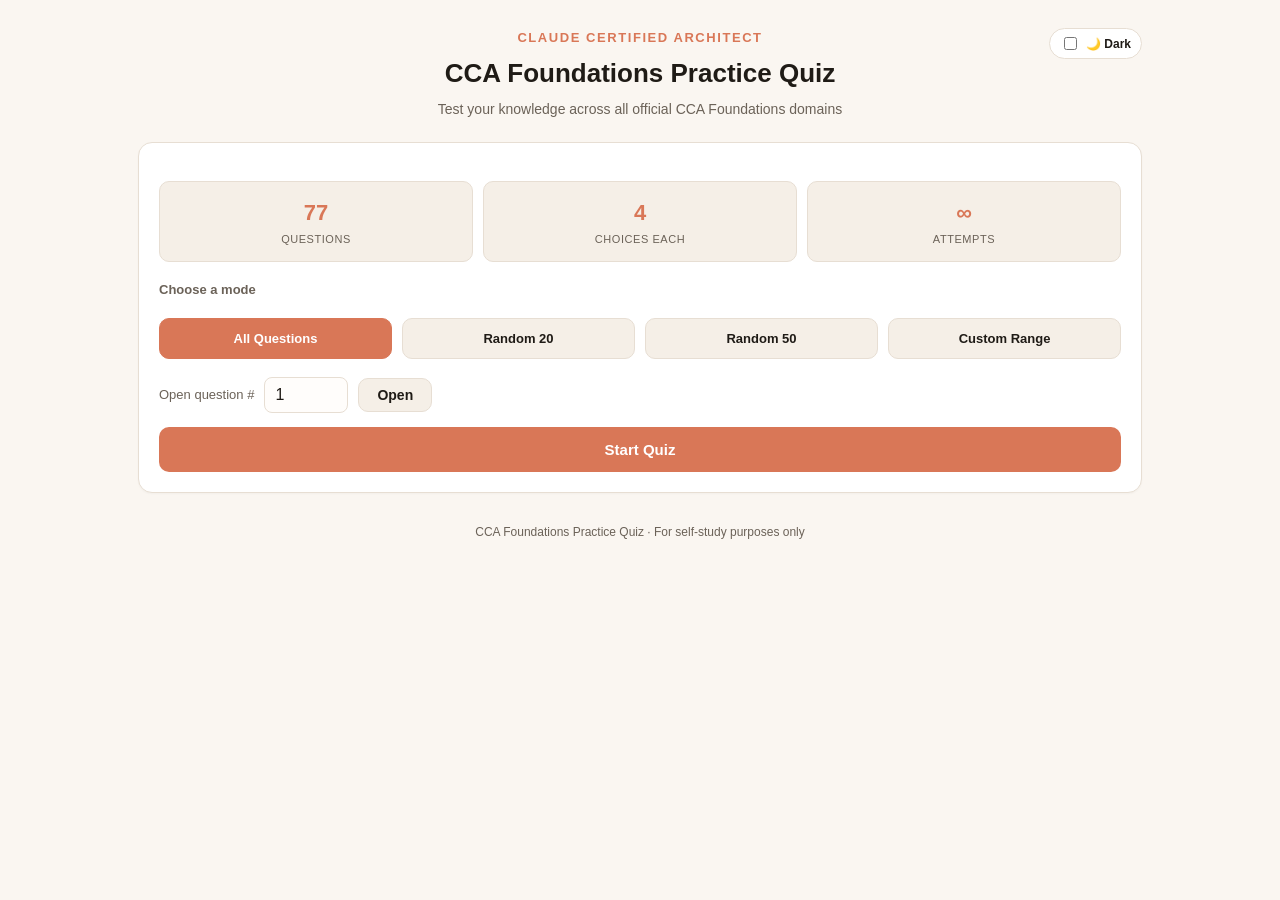
<file: cca-f/quizzes/quiz-1.html>
<!DOCTYPE html>
<html lang="en">
<head>
<meta charset="UTF-8">
<meta name="viewport" content="width=device-width, initial-scale=1.0">
<link rel="icon" type="image/svg+xml" href="../assets/img/favicon.svg">
<title>CCA Foundations - Practice Quiz</title>
<script>(function(){try{var t=localStorage.getItem('cca-theme');if(t==='dark'||t==='light')document.documentElement.setAttribute('data-theme',t);}catch(e){}})();</script>
<style>
  :root {
    --bg: #faf6f1;
    --panel: #ffffff;
    --panel-2: #fffdfb;
    --panel-3: #f5efe7;
    --surface-hover: #fbf2ea;
    --border: #e7ded3;
    --text: #1f1b16;
    --muted: #6b6258;
    --accent: #d97757;
    --accent-2: #c96544;
    --accent-ink: #ffffff;
    --green: #3a7d44;
    --green-bg: #e7f5e8;
    --red: #c0392b;
    --red-bg: #fbeae7;
    --amber: #c08a2e;
    --radius: 14px;
    color-scheme: light;
  }
  @media (prefers-color-scheme: dark) {
    :root:not([data-theme="light"]) {
      --bg: #17130f;
      --panel: #241f19;
      --panel-2: #2a241d;
      --panel-3: #2f2a22;
      --surface-hover: #362c22;
      --border: #3a332a;
      --text: #f0e9de;
      --muted: #a89b8b;
      --accent: #e2895f;
      --accent-2: #f0a075;
      --accent-ink: #1f1b16;
      --green: #5aa868;
      --green-bg: #1e3324;
      --red: #e0685a;
      --red-bg: #3a201d;
      --amber: #dba64f;
      color-scheme: dark;
    }
  }
  :root[data-theme="dark"] {
    --bg: #17130f;
    --panel: #241f19;
    --panel-2: #2a241d;
    --panel-3: #2f2a22;
    --surface-hover: #362c22;
    --border: #3a332a;
    --text: #f0e9de;
    --muted: #a89b8b;
    --accent: #e2895f;
    --accent-2: #f0a075;
    --accent-ink: #1f1b16;
    --green: #5aa868;
    --green-bg: #1e3324;
    --red: #e0685a;
    --red-bg: #3a201d;
    --amber: #dba64f;
    color-scheme: dark;
  }
  * { box-sizing: border-box; }
  html, body {
    margin: 0;
    padding: 0;
    background: var(--bg);
    color: var(--text);
    font-family: -apple-system, BlinkMacSystemFont, "Segoe UI", Roboto, Helvetica, Arial, sans-serif;
    line-height: 1.5;
    min-height: 100vh;
  }
  .app {
    max-width: min(1040px, 92vw);
    margin: 0 auto;
    padding: 28px 18px 80px;
  }
  header.top {
    text-align: center;
    margin-bottom: 22px;
    position: relative;
  }
  .theme-toggle-pill {
    position: absolute;
    top: 0; right: 0;
    display: flex;
    align-items: center;
    gap: 6px;
    background: var(--panel);
    border: 1px solid var(--border);
    border-radius: 20px;
    padding: 5px 10px;
    font-size: 12px;
    font-weight: 600;
    cursor: pointer;
    color: var(--text);
  }
  header.top .kicker {
    color: var(--accent);
    font-size: 13px;
    font-weight: 700;
    letter-spacing: 0.12em;
    text-transform: uppercase;
    margin-bottom: 6px;
  }
  header.top h1 {
    font-size: 26px;
    margin: 0 0 6px;
    font-weight: 800;
  }
  header.top p {
    color: var(--muted);
    margin: 0;
    font-size: 14px;
  }

  .card {
    background: var(--panel);
    border: 1px solid var(--border);
    border-radius: var(--radius);
    padding: 20px;
    box-shadow: 0 1px 2px rgba(0,0,0,0.03);
  }

  /* Start screen */
  #start-screen .stats {
    display: grid;
    grid-template-columns: repeat(3, 1fr);
    gap: 10px;
    margin: 18px 0;
  }
  .stat-box {
    background: var(--panel-3);
    border: 1px solid var(--border);
    border-radius: 10px;
    padding: 14px 10px;
    text-align: center;
  }
  .stat-box .num {
    font-size: 22px;
    font-weight: 800;
    color: var(--accent);
  }
  .stat-box .label {
    font-size: 11px;
    color: var(--muted);
    text-transform: uppercase;
    letter-spacing: 0.05em;
    margin-top: 2px;
  }
  .mode-select {
    display: flex;
    gap: 10px;
    margin: 18px 0;
    flex-wrap: wrap;
  }
  .mode-btn {
    flex: 1;
    min-width: 130px;
    background: var(--panel-3);
    border: 1px solid var(--border);
    color: var(--text);
    padding: 12px 10px;
    border-radius: 10px;
    cursor: pointer;
    font-size: 13px;
    font-weight: 600;
    transition: all 0.15s ease;
    text-align: center;
  }
  .mode-btn:hover {
    border-color: var(--accent);
    background: var(--surface-hover);
  }
  .mode-btn.active {
    border-color: var(--accent);
    background: var(--accent);
    color: var(--accent-ink, #fff);
  }
  .range-row {
    display: flex;
    gap: 10px;
    align-items: center;
    margin: 14px 0;
    color: var(--muted);
    font-size: 13px;
  }
  .range-row input[type="number"] {
    width: 70px;
    background: var(--panel-2);
    border: 1px solid var(--border);
    color: var(--text);
    border-radius: 8px;
    padding: 8px 10px;
    font-size: 14px;
  }
  .primary-btn {
    display: block;
    width: 100%;
    background: var(--accent);
    color: #fff;
    border: none;
    padding: 14px 16px;
    border-radius: 10px;
    font-size: 15px;
    font-weight: 700;
    cursor: pointer;
    margin-top: 8px;
    transition: transform 0.1s ease, opacity 0.15s ease;
  }
  .primary-btn:hover {
    opacity: 0.88;
  }
  .primary-btn:active { transform: scale(0.99); }
  .secondary-btn {
    display: block;
    width: 100%;
    background: transparent;
    color: var(--text);
    border: 1px solid var(--border);
    padding: 12px 16px;
    border-radius: 10px;
    font-size: 14px;
    font-weight: 600;
    cursor: pointer;
    margin-top: 10px;
  }
  .secondary-btn:hover { border-color: var(--accent); }

  /* Quiz screen */
  #quiz-screen { display: none; }
  .progress-wrap {
    margin-bottom: 16px;
  }
  .progress-info {
    display: flex;
    justify-content: space-between;
    font-size: 12px;
    color: var(--muted);
    margin-bottom: 6px;
  }
  .progress-bar-bg {
    height: 8px;
    background: var(--border);
    border-radius: 6px;
    overflow: hidden;
    border: none;
  }
  .progress-bar-fill {
    height: 100%;
    background: var(--accent);
    border-radius: 6px;
    transition: width 0.3s ease;
  }
  .score-pill {
    display: inline-flex;
    gap: 14px;
    font-size: 12px;
    color: var(--muted);
    margin-top: 8px;
  }
  .score-pill span.correct { color: var(--green); font-weight: 700; }
  .score-pill span.wrong { color: var(--red); font-weight: 700; }

  .qnum-badge {
    display: inline-block;
    background: var(--panel-3);
    border: 1px solid var(--border);
    color: var(--accent);
    font-size: 12px;
    font-weight: 700;
    padding: 4px 10px;
    border-radius: 999px;
    margin-bottom: 12px;
    letter-spacing: 0.03em;
  }
  .question-text {
    font-size: 17px;
    line-height: 1.55;
    font-weight: 600;
    margin: 0 0 18px;
    color: var(--text);
  }
  .options {
    display: flex;
    flex-direction: column;
    gap: 10px;
  }
  .opt-vi {
    display: none;
    margin: -4px 0 0 14px;
    padding: 7px 11px;
    border-radius: 0 8px 8px 0;
    border-left: 3px solid var(--accent);
    background: var(--panel-3);
    color: var(--text);
    font-size: 13px;
    line-height: 1.45;
  }
  .opt-vi.show { display: block; }
  .option {
    display: flex;
    align-items: flex-start;
    gap: 12px;
    background: var(--panel-2);
    border: 1.5px solid var(--border);
    border-radius: 12px;
    padding: 13px 14px;
    cursor: pointer;
    text-align: left;
    font-size: 14.5px;
    line-height: 1.5;
    color: var(--text);
    transition: border-color 0.15s ease, background 0.15s ease, transform 0.1s ease;
  }
  .option:hover:not(.disabled) {
    border-color: var(--accent);
    background: var(--surface-hover);
  }
  .option:active:not(.disabled) { transform: scale(0.995); }
  .option .letter {
    flex: 0 0 auto;
    width: 26px;
    height: 26px;
    border-radius: 50%;
    background: transparent;
    border: 1.5px solid var(--muted);
    display: flex;
    align-items: center;
    justify-content: center;
    font-weight: 800;
    font-size: 12.5px;
    color: var(--muted);
  }
  .option .otext { flex: 1; padding-top: 2px; }
  .option.disabled { cursor: default; }

  .option.correct-answer {
    border-color: var(--green);
    background: var(--green-bg);
  }
  .option.correct-answer .letter {
    background: var(--green);
    border-color: var(--green);
    color: #fff;
  }
  .option.wrong-answer {
    border-color: var(--red);
    background: var(--red-bg);
  }
  .option.wrong-answer .letter {
    background: var(--red);
    border-color: var(--red);
    color: #fff;
  }
  .option.faded {
    opacity: 0.45;
  }

  .feedback-banner {
    margin-top: 16px;
    padding: 13px 15px;
    border-radius: 10px;
    font-size: 14px;
    font-weight: 700;
    display: none;
    align-items: center;
    gap: 8px;
  }
  .feedback-banner.show { display: flex; }
  .feedback-banner.correct {
    background: var(--green-bg);
    color: var(--green);
    border: 1px solid var(--green);
  }
  .feedback-banner.wrong {
    background: var(--red-bg);
    color: var(--red);
    border: 1px solid var(--red);
  }

  /* Explanation hint block */
  .hint-block {
    margin-top: 10px;
    padding: 14px 15px;
    border-radius: 10px;
    font-size: 13.5px;
    line-height: 1.6;
    color: var(--muted);
    display: none;
    border: 1px solid var(--border);
    background: var(--panel-3);
    border-left: 3px solid var(--border);
  }
  .hint-block.show { display: block; }
  .hint-block.correct-hint { border-left-color: var(--green); }
  .hint-block.wrong-hint { border-left-color: var(--red); }
  .hint-label {
    display: block;
    font-size: 10.5px;
    font-weight: 800;
    letter-spacing: 0.1em;
    text-transform: uppercase;
    margin-bottom: 6px;
  }
  .hint-block.correct-hint .hint-label { color: var(--green); }
  .hint-block.wrong-hint .hint-label { color: var(--red); }

  .vi-btn .flag-vn { border-radius: 2px; flex-shrink: 0; }
  .vi-btn {
    display: inline-flex;
    align-items: center;
    gap: 5px;
    margin: -6px 0 16px;
    padding: 4px 11px;
    border-radius: 999px;
    border: 1px solid var(--border);
    background: var(--panel-3);
    color: var(--accent);
    font-size: 12.5px;
    font-weight: 700;
    cursor: pointer;
    user-select: none;
  }
  .vi-btn:hover { background: var(--panel-2); }
  .vi-btn.active { background: var(--accent); color: var(--accent-ink); border-color: var(--accent); }
  .copy-btn {
    display: inline-flex;
    align-items: center;
    gap: 5px;
    margin: -6px 0 16px 6px;
    padding: 4px 11px;
    border-radius: 999px;
    border: 1px solid var(--border);
    background: var(--panel-3);
    color: var(--muted);
    font-size: 12.5px;
    font-weight: 700;
    cursor: pointer;
    user-select: none;
  }
  .copy-btn:hover { background: var(--panel-2); border-color: var(--accent); color: var(--accent); }
  .vi-box {
    display: none;
    margin: -8px 0 18px;
    padding: 12px 14px;
    border-radius: 10px;
    border-left: 3px solid var(--accent);
    background: var(--panel-3);
    color: var(--text);
    font-size: 14px;
    line-height: 1.6;
  }
  .vi-box.show { display: block; }
  #hint-text { display: block; }
  .hint-block .vi-btn { margin: 10px 0 0; }
  .hint-block .vi-box { margin: 8px 0 0; }

  /* Jump to any question */
  .jump-panel {
    margin: 14px 0 6px;
    border: 1px solid var(--border);
    border-radius: 10px;
    background: var(--panel-3);
  }
  .jump-panel summary {
    cursor: pointer;
    padding: 12px;
    font-size: 13px;
    font-weight: 700;
  }
  .jump-panel[open] summary { border-bottom: 1px solid var(--border); }
  .jump-row {
    display: flex;
    flex-wrap: wrap;
    align-items: center;
    gap: 8px;
    padding: 10px 12px;
    font-size: 13px;
    color: var(--muted);
  }
  .jump-row input,
  .range-row input#open-input {
    width: 84px;
    background: var(--panel-2);
    border: 1px solid var(--border);
    color: var(--text);
    border-radius: 8px;
    padding: 8px 10px;
    font-size: 16px; /* 16px keeps iOS from zooming the page on focus */
  }
  .jump-row .btn-flat,
  .range-row .btn-flat { padding: 8px 18px; }
  .jump-msg { color: var(--red); font-size: 12px; }
  .jump-grid {
    position: relative;
    display: grid;
    grid-template-columns: repeat(auto-fill, minmax(44px, 1fr));
    gap: 6px;
    padding: 0 12px 12px;
    max-height: 220px;
    overflow-y: auto;
  }
  .jump-cell {
    min-height: 40px;
    border: 1px solid var(--border);
    border-radius: 8px;
    background: var(--panel);
    color: var(--text);
    font-size: 13px;
    font-weight: 700;
    cursor: pointer;
  }
  .jump-cell.correct { background: var(--green-bg); border-color: var(--green); color: var(--green); }
  .jump-cell.wrong { background: var(--red-bg); border-color: var(--red); color: var(--red); }
  .jump-cell.current { outline: 2px solid var(--accent); outline-offset: 1px; }
  .range-row { flex-wrap: wrap; }
  @media (max-width: 560px) {
    /* theme pill sat on top of the kicker line on narrow screens */
    .theme-toggle-pill { position: static; display: inline-flex; margin-bottom: 12px; }
    #start-screen .stats { gap: 8px; }
    .stat-box { min-width: 0; padding: 12px 6px; }
    .nav-row { flex-wrap: wrap; }
    .nav-row button { flex: 1 1 40%; white-space: nowrap; }
    .nav-row #quit-btn { order: 3; flex-basis: 100%; }
  }

  .nav-row {
    display: flex;
    gap: 10px;
    margin-top: 20px;
  }
  .nav-row button {
    flex: 1;
  }
  .btn-flat {
    background: var(--panel-3);
    color: var(--text);
    border: 1px solid var(--border);
    padding: 12px 14px;
    border-radius: 10px;
    font-size: 14px;
    font-weight: 700;
    cursor: pointer;
  }
  .btn-flat:hover { border-color: var(--accent); }
  .btn-flat:disabled {
    opacity: 0.4;
    cursor: not-allowed;
  }
  .btn-next {
    background: var(--accent);
    color: #fff;
    border: none;
    padding: 12px 14px;
    border-radius: 10px;
    font-size: 14px;
    font-weight: 700;
    cursor: pointer;
  }
  .btn-next:hover:not(:disabled) { opacity: 0.88; }
  .btn-next:disabled {
    opacity: 1;
    cursor: not-allowed;
    background: var(--border);
    color: var(--muted);
  }

  /* Results screen */
  #results-screen { display: none; text-align: center; }
  #results-screen .big-score {
    font-size: 56px;
    font-weight: 900;
    margin: 10px 0 0;
    color: var(--accent);
  }
  #results-screen .big-score-label {
    color: var(--muted);
    font-size: 13px;
    text-transform: uppercase;
    letter-spacing: 0.08em;
    margin-bottom: 4px;
  }
  #results-screen .pct {
    font-size: 18px;
    color: var(--muted);
    margin-bottom: 22px;
  }
  .result-stats {
    display: grid;
    grid-template-columns: repeat(2, 1fr);
    gap: 10px;
    margin: 18px 0 22px;
  }
  .review-list {
    text-align: left;
    margin-top: 22px;
    display: flex;
    flex-direction: column;
    gap: 10px;
    max-height: 380px;
    overflow-y: auto;
    padding-right: 4px;
  }
  .review-item {
    background: var(--panel-3);
    border: 1px solid var(--border);
    border-radius: 10px;
    padding: 10px 12px;
    font-size: 13px;
    display: flex;
    gap: 10px;
    align-items: flex-start;
  }
  .review-item .dot {
    flex: 0 0 auto;
    width: 8px;
    height: 8px;
    border-radius: 50%;
    margin-top: 5px;
  }
  .review-item.correct .dot { background: var(--green); }
  .review-item.wrong .dot { background: var(--red); }
  .review-item .rq { color: var(--text); line-height: 1.4; }
  .review-item .rmeta { color: var(--muted); font-size: 11.5px; margin-top: 3px; }

  footer.foot {
    text-align: center;
    color: var(--muted);
    font-size: 12px;
    margin-top: 30px;
  }

  @media (max-width: 480px) {
    .stats { grid-template-columns: repeat(3, 1fr); }
    header.top h1 { font-size: 22px; }
    .question-text { font-size: 15.5px; }
  }
</style>
</head>
<body>
<div class="app">

  <header class="top">
    <label class="theme-toggle-pill"><input type="checkbox" class="theme-toggle-input"> 🌙 Dark</label>
    <div class="kicker">Claude Certified Architect</div>
    <h1>CCA Foundations Practice Quiz</h1>
    <p>Test your knowledge across all official CCA Foundations domains</p>
  </header>

  <!-- START SCREEN -->
  <div class="card" id="start-screen">
    <div class="stats">
      <div class="stat-box">
        <div class="num" id="total-q-count">0</div>
        <div class="label">Questions</div>
      </div>
      <div class="stat-box">
        <div class="num">4</div>
        <div class="label">Choices Each</div>
      </div>
      <div class="stat-box">
        <div class="num">&infin;</div>
        <div class="label">Attempts</div>
      </div>
    </div>

    <div style="color:var(--muted); font-size:13px; margin-bottom:6px; font-weight:600;">Choose a mode</div>
    <div class="mode-select">
      <button class="mode-btn active" data-mode="all">All Questions</button>
      <button class="mode-btn" data-mode="random20">Random 20</button>
      <button class="mode-btn" data-mode="random50">Random 50</button>
      <button class="mode-btn" data-mode="custom">Custom Range</button>
    </div>

    <div class="range-row" id="custom-range-row" style="display:none;">
      <span>From #</span>
      <input type="number" id="range-start" min="1" value="1">
      <span>to #</span>
      <input type="number" id="range-end" min="1" value="20">
    </div>

    <div class="range-row" id="open-row">
      <span>Open question #</span>
      <input type="number" id="open-input" min="1" value="1" inputmode="numeric">
      <button type="button" class="btn-flat" id="open-btn">Open</button>
      <span class="jump-msg" id="open-msg" role="status"></span>
    </div>

    <button class="primary-btn" id="start-btn">Start Quiz</button>
  </div>

  <!-- QUIZ SCREEN -->
  <div class="card" id="quiz-screen">
    <div class="progress-wrap">
      <div class="progress-info">
        <span id="progress-text">Question 1 of 77</span>
        <span id="progress-pct">0%</span>
      </div>
      <div class="progress-bar-bg">
        <div class="progress-bar-fill" id="progress-fill" style="width:0%;"></div>
      </div>
      <div class="score-pill">
        <span>Correct: <span class="correct" id="score-correct">0</span></span>
        <span>Wrong: <span class="wrong" id="score-wrong">0</span></span>
      </div>
    </div>

    <details class="jump-panel" id="jump-panel">
      <summary>&#9776; Jump to question</summary>
      <div class="jump-row">
        <label for="jump-input">Go to #</label>
        <input type="number" id="jump-input" min="1" inputmode="numeric">
        <button type="button" class="btn-flat" id="jump-go">Go</button>
        <span class="jump-msg" id="jump-msg" role="status"></span>
      </div>
      <div class="jump-grid" id="jump-grid"></div>
    </details>

    <div class="qnum-badge" id="qnum-badge">QUESTION 1</div>
    <p class="question-text" id="question-text"></p>
    <button type="button" class="vi-btn" id="q-vi-btn"><svg class="flag-vn" viewBox="0 0 30 20" width="16" height="11" aria-hidden="true"><rect width="30" height="20" fill="#da251d"/><polygon points="15,4 16.76,9.53 22.57,9.53 17.9,13 19.66,18.53 15,15.06 10.34,18.53 12.1,13 7.43,9.53 13.24,9.53" fill="#ffcd00"/></svg> VN</button>
    <button type="button" class="copy-btn" id="q-copy-btn">📋 Copy</button>
    <div class="vi-box" id="q-vi-box"></div>
    <div class="options" id="options-container"></div>

    <div class="feedback-banner" id="feedback-banner"></div>
    <div class="hint-block" id="hint-block">
      <span class="hint-label" id="hint-label"></span>
      <span id="hint-text"></span>
      <button type="button" class="vi-btn" id="hint-vi-btn"><svg class="flag-vn" viewBox="0 0 30 20" width="16" height="11" aria-hidden="true"><rect width="30" height="20" fill="#da251d"/><polygon points="15,4 16.76,9.53 22.57,9.53 17.9,13 19.66,18.53 15,15.06 10.34,18.53 12.1,13 7.43,9.53 13.24,9.53" fill="#ffcd00"/></svg> VN</button>
      <div class="vi-box" id="hint-vi-box"></div>
    </div>

    <div class="nav-row">
      <button class="btn-flat" id="prev-btn">&larr; Previous</button>
      <button class="btn-flat" id="quit-btn" title="Discard saved progress and return to the start screen">✕ End quiz</button>
      <button class="btn-next" id="next-btn" disabled>Next &rarr;</button>
    </div>
  </div>

  <!-- RESULTS SCREEN -->
  <div class="card" id="results-screen">
    <div class="big-score-label">Your Score</div>
    <div class="big-score" id="final-score">0 / 0</div>
    <div class="pct" id="final-pct">0% correct</div>

    <div class="result-stats">
      <div class="stat-box">
        <div class="num" style="color:var(--green);" id="final-correct">0</div>
        <div class="label">Correct</div>
      </div>
      <div class="stat-box">
        <div class="num" style="color:var(--red);" id="final-wrong">0</div>
        <div class="label">Wrong</div>
      </div>
    </div>

    <button class="primary-btn" id="restart-btn">Try Again</button>
    <button class="secondary-btn" id="review-toggle-btn">Show Question Review</button>

    <div class="review-list" id="review-list" style="display:none;"></div>
  </div>

  <footer class="foot">CCA Foundations Practice Quiz &middot; For self-study purposes only</footer>
</div>

<script>
const RAW_DATA = [{"id": 1, "question": "Your pipeline reviews every PR using a single API call with a static prompt containing the diff and full text of each changed file \u2014 unchanged files are not included. Reviews are posted asynchronously and don't block PR creation. Developers report that reviews consistently miss bugs involving cross-file interactions \u2014 for example, a PR renames a function's parameters but the review doesn't flag callers in unchanged files that still use the old argument order. Evaluation shows cross-file bugs account for 35% of production incidents from reviewed PRs. What is the most effective change to your review design?", "options": {"A": "Redesign the review as a turn-limited agentic task where the model can read files and search the codebase via tools, following references to verify cross-file findings.", "B": "Add chain-of-thought instructions asking the model to list all external references in the diff, then reason step-by-step about how each change might affect callers in other files.", "C": "Run parallel review passes per changed file with direct dependents included in each pass, then aggregate and deduplicate findings using a final summarization call.", "D": "Use static analysis to build a dependency graph of changed code, then expand the prompt to include all files within two dependency hops of any changed file."}, "correct": "A", "explanation": "The failure is a missing-context problem: callers live in unchanged files the static prompt never includes, so chain-of-thought (B) cannot help the model reason about code it cannot see, and static heuristics (C, D) bloat context while still missing dynamic or multi-hop references. Anthropic's agent guidance favors agentic search \u2014 letting the model retrieve exactly the context it needs via file-read/search tools \u2014 and the asynchronous, nonblocking review pipeline tolerates the added latency, while a turn limit bounds cost."}, {"id": 2, "question": "An engineer asks your agent to add comprehensive tests to a legacy codebase with 200 files and minimal existing test coverage. The engineer hasn't specified which modules to prioritize. How should the agent decompose this open-ended task?", "options": {"A": "Systematically read all 200 files to create a complete function inventory before writing any tests, ensuring the testing plan accounts for every function before beginning.", "B": "Create a fixed testing schedule upfront based on directory structure, allocating equal effort to each top-level directory regardless of code complexity or business importance.", "C": "Start writing tests for the first module alphabetically, using test failures and imports to discover related files organically.", "D": "Use Glob and Grep to map codebase structure, identify heavily-coupled modules, create a prioritized plan for high-impact areas, and revise as dependencies are discovered."}, "correct": "D", "explanation": "Anthropic's agent best practices favor efficient context gathering with search tools (Glob/Grep) over exhaustively reading every file, which would waste context and time. Prioritizing high-impact, heavily-coupled modules and iteratively revising the plan as dependencies surface is the correct way to decompose an open-ended task; A is wasteful, B ignores impact/complexity, and C is arbitrary and unplanned."}, {"id": 3, "question": "An engineer submits two requests: \u2022 Request A: \"Rename the getUserData function to fetchUserProfile everywhere it's used.\" \u2022 Request B: \"Improve error handling throughout the data processing module\u2014add try/catch blocks, meaningful error messages, and ensure failures don't silently corrupt data.\" For which request does specifying an explicit multi-phase workflow (such as analyze propose implement with review) most improve outcome quality?", "options": {"A": "Request B, the error handling task", "B": "Both requests benefit equally", "C": "Request A, the function rename task", "D": "Neither request benefits significantly"}, "correct": "A", "explanation": "Request B is open-ended and judgment-heavy \u2014 \"improve error handling\" requires analyzing current behavior, deciding where try/catch belongs, and choosing meaningful messages, so an explicit analyze propose implement-with-review workflow materially raises quality and catches bad design before code changes. Request A is a mechanical, well-defined rename that a simple find-and-replace-style execution handles fine, so the multi-phase structure adds little."}, {"id": 4, "question": "Your code review assistant needs to analyze pull requests and provide feedback on three aspects: code style compliance, potential security issues, and documentation completeness. Each aspect requires reading files, running analysis tools, and generating a report section. The review process follows the same three-step workflow for every PR. Which task decomposition pattern is most appropriate for this workflow?", "options": {"A": "Single comprehensive prompt\u2014include all instructions in one prompt and let the model handle all three aspects simultaneously.", "B": "Routing\u2014classify each PR by type (feature, bugfix, refactor) first, then route to different review prompts optimized for that category.", "C": "Prompt chaining\u2014break the review into sequential steps where each aspect (style, security, documentation) is analyzed separately, with outputs combined in a final synthesis step.", "D": "Orchestrator-workers\u2014have a central LLM analyze each PR to dynamically determine which checks are needed, then delegate to specialized worker LLMs for each identified subtask."}, "correct": "C", "explanation": "The scenario explicitly states the review \"follows the same three-step workflow for every PR,\" which per Anthropic's \"Building Effective Agents\" guidance is the textbook case for the prompt chaining workflow: a fixed, predictable sequence of subtasks each handled by a focused prompt, then synthesized. Orchestrator-workers (D) is only warranted when the needed subtasks vary unpredictably per input, and routing (B) applies when inputs fall into distinct categories needing different handling\u2014neither fits a fixed, identical workflow."}, {"id": 5, "question": "Your multi-agent research pipeline crashed after processing 12 of 28 documents. The web search agent had identified relevant sources, the document analyzer had partially completed extraction, and the synthesizer had begun pattern identification. You need to resume processing without repeating work or losing fidelity of prior findings. What state management approach best balances information fidelity with context efficiency when restoring agent state?", "options": {"A": "Have each agent maintain its own persistent state file and reload it independently at the start of each session.", "B": "Persist the coordinator's conversation log containing all task delegations and responses, providing this to agents when resuming.", "C": "Index all agent outputs in a shared vector store. When resuming, each agent queries the store using semantic search to retrieve relevant prior findings.", "D": "Have each agent persist a structured export to a known location. On resume, the coordinator loads the manifest and injects relevant state into agent prompts."}, "correct": "D", "explanation": "Anthropic's multi-agent best practices recommend persisting structured artifacts to external storage and having the orchestrator selectively re-inject only the relevant state into each subagent's context. This preserves fidelity (lossless structured exports plus a manifest of completed work) while staying context-efficient, whereas A lacks coordinated resume logic, B floods agents with an entire conversation log, and C's semantic search is lossy and may miss or garble prior findings."}, {"id": 6, "question": "Analysis reveals the coordinator invokes the web search subagent, waits for its response, then invokes the document analysis subagent and waits again. These tasks are independent\u2014neither requires the other's output. How should you modify the system to run these subagents concurrently?", "options": {"A": "Switch both subagents to use a Haiku-tier model instead of Sonnet to reduce their individual execution time.", "B": "Create an async orchestration layer outside the agent that spawns parallel threads, each running a separate coordinator-subagent pair, then aggregates results.", "C": "Structure the coordinator to emit both Task tool calls (for web search and document analysis) in a single response message rather than across separate conversation turns.", "D": "Add detailed instructions to the coordinator's system prompt explaining the performance benefits of parallel execution and requesting it invoke both subagents at the same time."}, "correct": "C", "explanation": "In Claude's agent architecture, subagents run concurrently when the coordinator emits multiple Task tool calls in a single assistant message \u2014 the harness executes parallel tool_use blocks from the same turn simultaneously. Option A only speeds up each serial step, B adds unnecessary external infrastructure duplicating what the agent loop already supports, and D merely explains/requests parallelism without ensuring the structural mechanism (same-message tool calls) that actually produces concurrent execution."}, {"id": 7, "question": "The coordinator agent has AgentDefinitions configured for all four specialized subagents, each with appropriate descriptions, prompts, and tool restrictions. During testing, you notice the coordinator correctly reasons about when to delegate\u2014it generates messages like \"I'll ask the web search agent to find sources on this topic\"\u2014but no subagent execution ever occurs. The coordinator then proceeds as if the delegation happened and continues with incomplete information. Logs show no errors. What is the most likely cause?", "options": {"A": "The AgentDefinitions are configured correctly, but the coordinator's system prompt doesn't explicitly list the available subagent types, preventing the model from knowing they can be invoked.", "B": "Subagent context isolation means task descriptions from the coordinator don't automatically reach subagents; you need to configure explicit context forwarding in ClaudeAgentOptions.", "C": "The coordinator's max_tokens setting is too low, causing the Task tool invocation to be truncated before the subagent type parameter can be specified.", "D": "The coordinator's allowedTools configuration doesn't include \"Task\", so while it can reason about delegation, it cannot invoke the tool required to spawn subagents."}, "correct": "D", "explanation": "In the Claude Agent SDK, subagents defined via AgentDefinitions are launched through the Task tool; if allowedTools omits \"Task\", the coordinator can still verbally reason about delegating but has no mechanism to actually spawn subagents, and it silently continues without them\u2014matching the symptom of no execution and no errors. Truncated max_tokens (C) or missing prompt listings (A) would produce errors or different behavior, and context isolation (B) doesn't prevent invocation."}, {"id": 8, "question": "A landmark case citing 12 precedents takes over 3 minutes to analyze completely. What's the most effective way to reduce this latency while preserving the coordinator's ability to monitor and debug the system?", "options": {"A": "Have the coordinator spawn parallel document analysis subagents, each handling a subset of precedents, then aggregate results before synthesis", "B": "Enable the document analysis subagent to spawn its own specialized subagents dynamically when it encounters cases with many citations", "C": "Create a recursive agent hierarchy where analysis agents subdivide work among child agents until reaching single-precedent granularity", "D": "Implement a message queue where precedent analysis tasks are processed asynchronously by a pool of worker agents"}, "correct": "A", "explanation": "Anthropic's recommended multi-agent design is the orchestrator-worker pattern with a flat hierarchy: the coordinator itself spawns parallel subagents and aggregates their results, which cuts latency through parallelism while keeping all spawning, monitoring, and debugging centralized in one place. Options B and C create nested/recursive agent hierarchies that severely degrade observability and debuggability, and D introduces asynchronous queue infrastructure that decouples work from the coordinator's direct visibility."}, {"id": 9, "question": "Investigation shows that while the web search and document analysis agents correctly attach citations to their outputs, the synthesis agent loses track of which sources support which conclusions when combining findings. What's the most effective architectural change?", "options": {"A": "Have the coordinator inject source identifier prefixes into text before each handoff, then parse these prefixes at report generation to reconstruct citations.", "B": "Maintain complete transcripts of all subagent interactions and add a citation-resolution agent to analyze logs and determine attributions before report generation.", "C": "Require all subagents to output structured claim-source mappings that the synthesis agent must preserve and merge when combining findings from multiple sources.", "D": "Add a verification step where the report generator uses semantic similarity matching against original sources to reconstruct which claims came from which documents."}, "correct": "C", "explanation": "The failure is information loss at the synthesis stage, so the fix is to carry attribution as structured data end-to-end: subagents emit explicit claim-source mappings and the synthesis agent is required to preserve and merge them. This matches Anthropic's multi-agent best practice of structured outputs over fragile text-prefix conventions (A), costly post-hoc log analysis (B), or unreliable semantic-similarity reconstruction (D)."}, {"id": 10, "question": "Users report that final reports sometimes lack depth on specific subtopics. Investigation shows that the document analysis agent frequently identifies gaps\u2014for instance, noting \"the retrieved sources discuss API authentication but lack details on token refresh patterns\"\u2014but under the current strict pipeline, this insight isn't actionable since search has already completed. What's the most effective architectural change?", "options": {"A": "Have the coordinator review analysis output for gap indicators and re-invoke search with gapinformed queries when gaps are detected.", "B": "Have the synthesis agent attach confidence scores to each section and flag areas with insufficient coverage for manual review.", "C": "Add a research planning agent before the search phase that decomposes topics into specific sub- questions.", "D": "Have the analysis agent report specific gaps to the coordinator, which triggers targeted searches and re-invokes analysis until sufficient."}, "correct": "D", "explanation": "The core problem is a rigid one-way pipeline where gap insights arrive after search is finished, so the fix is a closed feedback loop: the analysis agent surfaces its specific gaps as structured output to the coordinator, which triggers targeted follow-up searches and re-runs analysis iteratively until coverage is sufficient. This matches Anthropic's orchestrator-worker agent pattern of iterating until a verifiable success criterion is met; option A is a weaker partial loop (coordinator inferring gaps from output, no re-analysis until sufficiency), while B and C don't make the gap insight actionable at runtime."}, {"id": 11, "question": "After the web search and document analysis subagents complete their tasks, the coordinator needs to spawn the synthesis subagent to synthesize the findings. What is the correct approach for providing the synthesis subagent with the information it needs?", "options": {"A": "Provide the subagent with tool definitions that allow it to request outputs from other subagents via callbacks", "B": "Include the complete findings from both subagents directly in the synthesis subagent's prompt", "C": "Pass reference identifiers and configure the subagent with read access to a shared memory store where other subagents deposited their results", "D": "Spawn the subagent with only a brief task description, relying on automatic context inheritance from the coordinator"}, "correct": "B", "explanation": "Subagents start with a fresh context: they do not inherit the coordinator's history and share no memory with other subagents, so everything the synthesis subagent needs must be passed explicitly in its prompt. The coordinator already holds both subagents' findings, so it includes them (with source metadata) in the synthesis prompt. Callbacks between subagents (A) and automatic context inheritance (D) don't exist in this architecture, and a shared memory store with reference identifiers (C) relies on infrastructure the subagent is not given by default."}, {"id": 12, "question": "A user is expanding the research system beyond its single web search agent by adding specialized data sources. They add a financial API agent that returns structured JSON with revenue, margins, and growth rates; a news monitoring agent that returns prose summaries of recent developments; and a patent analysis agent that returns structured lists of technology areas. The synthesis agent combines these into executive briefings. Currently, it converts everything to bullet points, causing financial comparisons to lose tabular clarity and news summaries to lose narrative flow. What change would most improve briefing quality?", "options": {"A": "Add a format conversion layer between subagents and synthesis that transforms all outputs to a common intermediate representation", "B": "Update the synthesis agent to render each content type appropriately\u2014financial data as tables, news as prose", "C": "Standardize all subagent outputs to prose summaries with inline citations", "D": "Standardize all subagent outputs to JSON with fields for claim, evidence, source, and confidence"}, "correct": "B", "explanation": "The quality loss comes from flattening heterogeneous content into one uniform format (bullets); options A, C, and D just repeat that mistake with a different uniform representation. The best fix is to make the synthesis agent format-aware, rendering each content type in its natural form\u2014tables for financial comparisons, prose for news narratives\u2014preserving the strengths of each subagent's output."}, {"id": 13, "question": "\"What year was the Paris Climate Agreement signed?\") traverse all four subagents sequentially, consuming 40+ seconds and significant tokens per query. Complex comparative research benefits from the full pipeline. Your query distribution is diverse and evolving as users discover new applications. What's the most effective approach to optimize for varying query complexity?", "options": {"A": "Create a fast-path for factual questions that bypasses subagents entirely, routing all other queries through the complete pipeline to ensure research thoroughness.", "B": "Implement pattern-based routing that categorizes queries by structure (single-fact vs. comparative vs. analytical) and maps each category to a predefined subagent combination.", "C": "Train a query complexity classifier on labeled historical data to predict optimal subagent combinations, retraining periodically as query patterns evolve.", "D": "Have the coordinator analyze each query and dynamically decide which subagents to invoke based on its assessment of query requirements."}, "correct": "D", "explanation": "Anthropic's multi-agent research guidance recommends having the lead/orchestrator agent scale effort to query complexity, dynamically deciding how many and which subagents to invoke per query. Static fast-paths (A), hand-coded pattern routing (B), and a trained classifier needing labeled data and retraining (C) all break down as the query distribution is diverse and evolving, whereas the coordinator's LLM-based judgment adapts naturally without maintenance."}, {"id": 14, "question": "The coordinator provides detailed step-by-step instructions to the web search subagent, specifying exact search queries, source priorities, and date filters. Production monitoring reveals three issues: (1) the subagent reports \"insufficient results\" rather than trying alternative approaches when pre-specified searches fail, (2) research quality drops for emerging topics that don't match expected patterns, and (3) the subagent rarely surfaces valuable tangential sources. What's the most effective way to improve subagent adaptability?", "options": {"A": "Specify research goals and quality criteria (coverage breadth, source diversity, recency) rather than procedural steps, letting the subagent determine its search strategy.", "B": "Remove procedural details entirely, delegating with simple goals like \"research X thoroughly\" and relying on the subagent's general capabilities.", "C": "Add explicit fallback directives to the detailed instructions: \"If specified searches yield fewer than N results, attempt alternative query formulations before reporting failure.\"", "D": "Implement a topic classification step where the coordinator categorizes requests as \"well-defined\" or \"exploratory\" and uses different instruction styles for each category."}, "correct": "A", "explanation": "Anthropic's agent and multi-agent research guidance recommends delegating with clear objectives and success/quality criteria rather than prescriptive procedural scripts, letting the capable subagent adapt its own search strategy \u2014 which directly fixes all three observed failures. Option B removes necessary guidance entirely (under- specified delegation is a known failure mode), C patches only failure (1), and D adds coordinator complexity while keeping the brittle scripted approach."}, {"id": 15, "question": "The document analysis agent has a single analyze_document tool that takes a document and a free-text instruction parameter. During evaluation, requests like \"extract the key financial metrics\" often return narrative summaries, while \"summarize the methodology\" sometimes returns raw data tables. The synthesis agent reports that 35% of analysis results require re-requests with clarified instructions. What's the most effective way to improve reliability?", "options": {"A": "Split the generic tool into purpose-specific tools \u2014 extract_data_points, summarize_content, verify_claim_against_source \u2014 each with defined input/output contracts", "B": "Have the coordinator pre-classify each analysis request before passing instructions to the document analysis agent", "C": "Keep the single tool but add an analysis_type enum parameter requiring explicit selection between extraction, summarization, and verification modes", "D": "Enhance the tool description with detailed examples showing how different instruction phrasings should map to different output formats"}, "correct": "A", "explanation": "Anthropic's tool-design guidance for agents recommends narrowly-scoped, purpose-specific tools with explicit input/output contracts rather than one generic free-text tool. The failures here are output-format ambiguity across distinct task types (extraction vs. summarization vs. verification), which splitting into dedicated tools with defined contracts fixes structurally; an enum (C) or better descriptions (D) still leave a single loosely-specified output contract, and pre-classification (B) doesn't change the unreliable tool interface."}, {"id": 16, "question": "After the web search agent and document analysis agent complete their tasks, the coordinator invokes the synthesis agent. However, the synthesis agent responds that it cannot complete the task because no research findings were provided. What is the most likely cause of this issue?", "options": {"A": "The synthesis agent's context window is not large enough to hold the combined outputs from both previous agents.", "B": "The synthesis agent needs tools that can fetch results directly from the other agents' conversation histories.", "C": "The subagents need to share a single API connection to enable automatic context sharing between invocations.", "D": "The coordinator did not include the outputs from the previous agents in the synthesis agent's prompt."}, "correct": "D", "explanation": "In a coordinator/orchestrator multi-agent pattern, each subagent call is a stateless API invocation with its own isolated context \u2014 there is no automatic context sharing between agents. The coordinator must explicitly inject the previous agents' outputs into the synthesis agent's prompt; failing to do so produces exactly this \"no research findings were provided\" response. Options A\u2013C are wrong: a context-window overflow would cause a different error, and neither cross-agent history-fetching tools nor a shared API connection are how context is passed between agents."}, {"id": 17, "question": "Production monitoring shows that follow-up queries like \"summarize what we learned about market trends\" consistently take 40+ seconds. Investigation reveals the coordinator spawns the synthesis subagent for each summarization request, passing 80K+ tokens of accumulated findings. The coordinator already has these findings in its context from orchestrating the research. What's the most effective way to improve response time for these follow-up summaries?", "options": {"A": "Pre-generate and cache summaries at multiple granularities whenever new findings accumulate.", "B": "Enable prompt caching on the synthesis subagent to reduce the overhead of repeatedly transferring the same research findings.", "C": "Have the coordinator handle straightforward summarization requests directly using its existing context, reserving subagent spawning for complex analytical tasks.", "D": "Spawn the synthesis subagent with reduced context and have it request specific findings from the coordinator on-demand."}, "correct": "C", "explanation": "The coordinator already has all the findings in its context, so spawning a subagent and re-transferring 80K+ tokens per summary is pure latency overhead. Anthropic's multi-agent best practice is to delegate to subagents only when separate context windows or parallelism add value; simple summarization should be handled directly by the orchestrator, eliminating both the spawn cost and the token transfer."}, {"id": 18, "question": "The synthesis agent receives summarized findings from the web search and document analysis agents, then passes a consolidated summary to the report generator. During testing, you discover the generated reports make factual claims without proper citations\u2014the report generator cannot attribute statements to their original sources because that metadata was lost during the summarization steps. What's the most effective approach to ensure proper source attribution in the final reports?", "options": {"A": "Instruct the synthesis agent to embed source references inline within its summary text using a consistent citation format.", "B": "Have the report generator query the web search agent to re-locate sources for claims in the final report.", "C": "Skip summarization and pass full raw outputs from web search and document analysis directly to the report generator.", "D": "Have each agent output structured data separating content summaries from source metadata (URLs, document names, page numbers)."}, "correct": "D", "explanation": "Structured outputs that explicitly separate summarized content from source metadata (URLs, document names, page numbers) guarantee provenance survives every handoff in the pipeline, which is the Anthropicrecommended pattern for multi-agent data flow. Inline citations in free text (A) are easily lost or mangled during downstream summarization, re-locating sources after the fact (B) is unreliable and can mis-attribute claims, and passing raw outputs (C) defeats the purpose of summarization and bloats the report generator's context."}, {"id": 19, "question": "After the web search agent finds 25 sources (120K tokens of raw content), the document analysis agent extracts key insights (15K tokens), and the synthesis agent produces a coherent narrative draft (3K tokens), the coordinator must pass context to the report generation agent for the final output with proper source citations. What context-passing strategy provides the best balance of completeness and efficiency?", "options": {"A": "Pass only the synthesis draft and have a separate post-processing pipeline match claims to sources and insert citations after the report is generated.", "B": "Pass the synthesis draft along with a structured source index that maps key claims to their source URLs and relevant excerpts.", "C": "Pass a condensed summary of all prior stages that preserves the main findings and attributes them to sources by name only.", "D": "Pass the full accumulated context from all prior agents."}, "correct": "B", "explanation": "Why it's correct: B. Correct. The synthesis gives the narrative; the source index gives the report generator exactly the binding it needs to cite without re-reading 120K tokens of raw content. Option breakdown: \u2022 A: Post-hoc matching is fragile \u2014 without the mapping the model used, you can't reliably bind claims to the right source. Hallucinated or misattributed citations are the usual failure mode. \u2022 B: Correct. The synthesis gives the narrative; the source index gives the report generator exactly the binding it needs to cite without re-reading 120K tokens of raw content. \u2022 C: Name-only attribution loses URLs and excerpts, so the report generator can't quote or verify \u2014 and 'by name only' tends to drift into vague citations. \u2022 D: Maximum completeness but wasteful \u2014 120K+ tokens of raw search content is mostly irrelevant noise at the report-generation stage."}, {"id": 20, "question": "The web search agent has gathered several relevant sources for a research topic. The document analysis agent now needs to examine these sources. How does information typically flow between these two specialized subagents?", "options": {"A": "The agents communicate through an event-driven message queue, with the document analysis agent subscribing to web search completion events.", "B": "The web search agent directly invokes the document analysis agent, passing the discovered sources as parameters.", "C": "The coordinator agent receives the web search agent's output and includes relevant findings in the prompt when invoking the document analysis agent.", "D": "Both agents access a shared memory store where the web search agent writes findings and the document analysis agent reads them."}, "correct": "C", "explanation": "Why it's correct: C. Correct. In an orchestrator-worker pattern the coordinator is the hub. It collects each subagent's output and explicitly forwards the relevant parts into the next subagent's prompt. Option breakdown: \u2022 A: Event buses aren't part of the Claude subagent model. Subagents don't publish/subscribe to each other directly. \u2022 B: Subagents are isolated \u2014 they can't directly call sibling subagents. That would also tightly couple them and defeat the orchestrator pattern. \u2022 C: Correct. In an orchestrator-worker pattern the coordinator is the hub. It collects each subagent's output and explicitly forwards the relevant parts into the next subagent's prompt. \u2022 D: A shared store can be layered in as an optimization, but it's not how subagents typically communicate \u2014 and it introduces stale-read and consistency problems."}, {"id": 21, "question": "When researching \"renewable energy adoption,\" the web search agent returns recent statistics (2024: 35% adoption) while the document analysis agent extracts data from internal reports (2022: 18% adoption). The synthesis agent incorrectly flags these as contradictory sources rather than recognizing the data shows growth over time. What change would best enable the synthesis agent to correctly interpret such temporal differences?", "options": {"A": "Require subagents to include publication or data collection dates in their structured outputs.", "B": "Add a conflict resolution agent that automatically discards older data when newer data exists for the same metric.", "C": "Configure the web search agent to only return results from the past 6 months.", "D": "Instruct the synthesis agent to always treat the most recent data as authoritative and place older findings in a separate historical appendix."}, "correct": "A", "explanation": "Why it's correct: A. Correct. The synthesis agent misreads the data because it never sees the dates. Making each data point carry its own timestamp in the structured output lets synthesis reason about trends instead of contradictions. Option breakdown: \u2022 A: Correct. The synthesis agent misreads the data because it never sees the dates. Making each data point carry its own timestamp in the structured output lets synthesis reason about trends instead of contradictions. \u2022 B: Silently discarding older data destroys trend information \u2014 the very thing the question is asking about. \u2022 C: Shrinking the window throws away historical context and doesn't fix the architectural gap that metadata isn't being passed to synthesis. \u2022 D: Prompt instructions alone are unreliable and still hide temporal reasoning behind a rule. Structuring the data with dates is the systematic fix."}, {"id": 22, "question": "Production reviews reveal inconsistent handling of uncertainty in final reports. Sometimes conflicting subagent findings are synthesized into a single confident statement (losing nuance), while other times reports over-hedge with excessive qualifications (becoming unhelpful). When the web search agent returns \"industry analysts estimate $50B market size (methodology varies)\" and the document analysis agent returns \"peer-reviewed study estimates 35B(\u00b17B, 95% CI),\" the coordinator either picks one arbitrarily or produces vague statements like \"the market may be 35B\u221250B depending on factors.\" What systematic approach best addresses this?", "options": {"A": "Configure subagents to only report findings meeting a high-confidence threshold, filtering uncertain information before it reaches the coordinator.", "B": "Implement a confidence calibration layer that normalizes subagent uncertainty expressions to standardized probability scores (0.0-1.0), then weight-average findings by their calibrated confidence.", "C": "Instruct the synthesis agent to structure reports with explicit sections distinguishing well-established findings from contested ones, preserving original source characterizations and methodological context.", "D": "Add a verification subagent that cross-references findings across sources, only passing claims to synthesis that are corroborated by at least two independent sources."}, "correct": "C", "explanation": "Why it's correct: C. Correct. Report structure that keeps methodological context and separates settled vs. contested claims is how you get nuance without over-hedging. Option breakdown: \u2022 A: Filtering throws away useful-but-uncertain evidence. It doesn't help the synthesis agent reason about conflicts \u2014 it just hides them. \u2022 B: Collapsing peer-reviewed CIs and analyst estimates into a single averaged number destroys the methodological difference that's the whole point. \u2022 C: Correct. Report structure that keeps methodological context and separates settled vs. contested claims is how you get nuance without over-hedging. \u2022 D: Two-source minimums drop legitimate single-source findings and don't resolve genuinely conflicting estimates with different methodologies."}, {"id": 23, "question": "You're building a security scanning workflow. When engineers need to locate all occurrences of a dangerous function like eval() across a large codebase, which tool should your agent use for content search?", "options": {"A": "Use Glob with a pattern like /*eval* to find files, then Read each matching file.", "B": "Use Grep to search for the pattern \"eval(\" across all files in the codebase.", "C": "Read the project's main entry file and follow import statements to trace where eval might be used.", "D": "Use Bash to run ls -R | grep eval to recursively list files containing eval."}, "correct": "B", "explanation": "Grep is the purpose-built content-search tool (ripgrep-based) for finding patterns inside file contents across a large codebase, which is exactly what locating all eval( call sites requires. Glob only matches file names, reading entry files and tracing imports doesn't scale or guarantee coverage, and ls -R | grep only matches file names, not file contents."}, {"id": 24, "question": "This currently requires manually copy-pasting content into conversations. The team wants the agent to access this standard Jira ticket data directly. What's the most effective approach?", "options": {"A": "Export Jira tickets to markdown files in the repository that the agent accesses using the Read tool.", "B": "Build a custom MCP server wrapping Jira's API with tools designed specifically for this team's code review workflow.", "C": "Integrate an existing Jira MCP server that exposes tickets, comments, and metadata through discoverable tool interfaces.", "D": "Use the Bash tool with curl to call Jira's REST API, including authentication headers and parsing JSON responses inline."}, "correct": "C", "explanation": "For standard third-party service data like Jira tickets, Anthropic's recommended practice is to integrate an existing MCP server, which provides discoverable, typed tool interfaces with managed authentication. Building a custom MCP server (B) is unnecessary effort for standard ticket data, markdown exports (A) go stale and require manual syncing, and ad-hoc curl calls (D) are brittle and expose credentials inline."}, {"id": 25, "question": "Developer Productivity An engineer asks the agent to find all files in the monorepo that import the @company/auth package to understand how authentication is used across services. Which built-in tool is most appropriate for this task?", "options": {"A": "Bash, to execute find . -type d -name \"*auth*\" and explore matching directories", "B": "Read, starting with package.json files to trace dependency declarations", "C": "Grep, to search for the import statement pattern across file contents", "D": "Glob, to find files with \"auth\" in their filename or path"}, "correct": "C", "explanation": "The task is to find every file whose contents contain an import of @company/auth, which is a content- search problem \u2014 exactly what the built-in Grep tool (ripgrep-based) is designed for. Glob and find/Bash only match filenames or directory names, which would miss the many importing files that don't have \"auth\" in their path, and reading package.json files only shows declared dependencies, not actual usage sites."}, {"id": 26, "question": "Your productivity agent connects to three MCP servers: an issue tracker (search_issues, get_issue, create_comment), a documentation wiki (search_docs, get_page, list_spaces), and a database explorer (run_query, get_schema, list_databases). When engineers ask cross-system questions like \"What database tables are affected by the authentication refactor in PROJ-1234?\", monitoring shows the agent makes 8-10 sequential tool calls, frequently issues exploratory calls because it lacks visibility into what content each server contains, and exhausts context space before completing complex investigations. What architectural change best leverages MCP capabilities to address these issues?", "options": {"A": "Consolidate all three servers into a unified MCP server with cross-referencing capabilities", "B": "Expose each server's content catalog as MCP resources\u2014issue summaries, documentation hierarchy, database schemas", "C": "Add a prepare_investigation tool to each server that accepts a natural language question and returns relevant content summaries", "D": "Add an orchestrator that routes questions to a single server based on keywords"}, "correct": "B", "explanation": "MCP resources are the protocol primitive designed for exactly this problem: servers expose browsable, application-controlled context (issue summaries, doc hierarchies, database schemas) that the agent can discover and read without exploratory tool-call round trips, directly fixing the visibility gap and context exhaustion. A rebuilds a monolith against MCP's composable design, C just adds more tools without leveraging MCP capabilities, and D's single-server keyword routing breaks inherently cross-system questions."}, {"id": 27, "question": "During testing, agents frequently call tools outside their specialization\u2014the synthesis agent attempts web searches, and the report generator tries to analyze documents. What is the primary cause of this poor tool selection behavior?", "options": {"A": "Choosing from 18 tools instead of 4-5 relevant ones increases decision complexity beyond reliable selection thresholds.", "B": "The coordinator cannot track which capabilities each subagent has, leading to misrouted tasks.", "C": "The agents' role descriptions in their system prompts conflict with having access to tools outside that role.", "D": "The tool definitions consume too much context window space, leaving insufficient room for task content."}, "correct": "A", "explanation": "Anthropic's agent best practices recommend giving each subagent only a small, role-relevant tool set, because tool selection accuracy degrades as the number of available (especially irrelevant) tools grows. With all 18 tools exposed to every agent, the model faces a larger decision space and predictably picks tools outside its specialization \u2014 the root cause is selection complexity, not coordinator tracking, prompt conflicts, or contextwindow exhaustion."}, {"id": 28, "question": "A customer returns 4 hours after their initial session about the same billing dispute. The previous 32-turn session contains lookup_order results showing \"Status: PENDING, Expected resolution: 24-48 hours.\" In testing, you observe that when resuming sessions with stale tool results, the agent often references the outdated data in responses (e.g., \"I see your refund is still being processed\") even after subsequent fresh tool calls return different information. What approach most reliably handles returning customers?", "options": {"A": "Resume with full history but filter out previous tool_result messages before resuming, keeping only the human/assistant turns so the agent must re-fetch needed data.", "B": "Start a new session, inject a structured summary of the previous interaction (issue type, actions taken, resolution status), then make fresh tool calls before engaging.", "C": "Resume with full history and add a system prompt instruction telling the agent to always prefer the most recent tool results when multiple calls to the same tool exist in context.", "D": "Resume with full history and configure the agent to automatically re-call all previously-used tools at session start to ensure data freshness."}, "correct": "B", "explanation": "Why it's correct: B. Correct. A clean session with a summary keeps the narrative continuity while guaranteeing the agent isn't reasoning over stale tool results. Option breakdown: \u2022 A: Stripping tool_results from the middle of a conversation can leave assistant messages referencing nonexistent results \u2014 the transcript becomes internally inconsistent. \u2022 B: Correct. A clean session with a summary keeps the narrative continuity while guaranteeing the agent isn't reasoning over stale tool results. \u2022 C: Prompt instructions are suggestions. You observed that exact failure mode in testing \u2014 the model still references old results. \u2022 D: Blanket re-calling is wasteful, slow, and still leaves the old results sitting in context to confuse the model."}, {"id": 29, "question": "You're implementing the escalation logic for when the agent should call escalate_to_human. Your team proposes four different approaches for triggering escalation. Which approach will most reliably identify cases that genuinely require human intervention?", "options": {"A": "Instruct the agent to escalate when the customer requests a human, when the issue requires policy exceptions, or when the agent cannot make meaningful progress.", "B": "Configure the agent to escalate after three consecutive tool calls that fail to resolve the customer's stated issue, ensuring a reasonable attempt before involving a human.", "C": "Implement sentiment analysis that monitors for frustration indicators (negative language, repeated questions, exclamation marks) and trigger escalation when the frustration score exceeds a configured threshold.", "D": "Build a rules engine that maps specific issue types, customer segments, and product categories to escalation decisions, removing the need for model judgment calls."}, "correct": "A", "explanation": "Why it's correct: A. Correct. Escalation decisions are judgment calls about intent and progress \u2014 exactly what LLMs are good at. Clear criteria in natural language outperform rigid rules for the long tail. Option breakdown: \u2022 A: Correct. Escalation decisions are judgment calls about intent and progress \u2014 exactly what LLMs are good at. Clear criteria in natural language outperform rigid rules for the long tail. \u2022 B: A hard retry count fires both too early (legitimate retries) and too late (obvious policy issues on the first call). \u2022 C: Sentiment can catch frustration but misses calm customers who simply need a human for a policy exception, and over-escalates on stylistic language. \u2022 D: Rules engines break on the cases they weren't designed for \u2014 and customer support is full of those."}, {"id": 30, "question": "After investigating a billing dispute over 25+ turns, you've identified that duplicate charges occurred due to a payment gateway timeout triggering retry logic. The required refund ($847) exceeds your $500 authorization limit. You need to call escalate_to_human, and the human agent won't have access to your conversation transcript. What context should you pass to enable effective resolution?", "options": {"A": "The customer's original complaint verbatim plus the tool result excerpts showing duplicate transactions.", "B": "A structured summary: customer ID, root cause, refund amount, and recommended action.", "C": "The complete conversation transcript with all tool results.", "D": "Your diagnosis and the refund amount only."}, "correct": "B", "explanation": "Why it's correct: B. Correct. A structured handoff with identifiers, cause, amount, and recommended action is what a human agent needs to pick up the case instantly without re-investigating. Option breakdown: \u2022 A: Raw artifacts without synthesis force the human to re-do the 25 turns of investigation you just finished. \u2022 B: Correct. A structured handoff with identifiers, cause, amount, and recommended action is what a human agent needs to pick up the case instantly without re-investigating. \u2022 C: Dumping the whole transcript forces the human to wade through 25 turns instead of reading a one-screen brief. \u2022 D: Missing customer identifiers and recommended action \u2014 the human can't act without them."}, {"id": 31, "question": "Compliance requires that refunds exceeding $500 must automatically escalate to a human agent\u2014this rule cannot be left to model discretion. Despite clear system prompt instructions, production logs show the agent occasionally processes high-value refunds directly (3% failure rate). How should you achieve guaranteed compliance?", "options": {"A": "Modify the refund tool to return an error with message \"Amount exceeds policy limit\u2014please escalate\" when threshold is exceeded.", "B": "Add few-shot examples to the prompt showing correct escalation behavior at various refund amounts ($400, $500, $600).", "C": "Implement a hook to intercept tool calls; when the refund process amount exceeds $500, block it and invoke human escalation.", "D": "Strengthen the system prompt with emphatic language: \"CRITICAL POLICY: Refunds over $500 MUST trigger human escalation. NEVER process these directly.\""}, "correct": "C", "explanation": "Why it's correct: C. Correct. Compliance-grade rules belong outside the model \u2014 a deterministic hook on the tool call is guaranteed to fire every time, independent of model behavior. Option breakdown: \u2022 A: This helps, but depends on the agent interpreting the error correctly and escalating \u2014 still model discretion at the decision point. \u2022 B: Few-shots shift the distribution but don't remove the 3% failure. Compliance says the rule can't be left to model discretion. \u2022 C: Correct. Compliance-grade rules belong outside the model \u2014 a deterministic hook on the tool call is guaranteed to fire every time, independent of model behavior. \u2022 D: Emphatic prompts reduce but don't eliminate misuse. 'Cannot be left to model discretion' rules out any prompt-only solution."}, {"id": 32, "question": "During a billing dispute resolution, your agent successfully retrieves customer info via get_customer and order details via lookup_order, but when attempting to call process_refund, the tool returns a timeout error. The agent has enough information to explain the charges and verify refund eligibility, but cannot actually process the refund due to the backend failure. What approach best balances first-contact resolution with appropriate error handling?", "options": {"A": "Escalate immediately to a human agent since the refund action cannot be completed", "B": "Implement automatic retries with exponential backoff for process_refund, keeping the conversation open until the refund is successfully processed", "C": "Explain the billing, confirm refund eligibility, acknowledge the system issue preventing immediate processing, and offer escalation or retry later", "D": "Confirm the refund will be processed and close the conversation, since the system has all necessary information to complete it automatically"}, "correct": "C", "explanation": "Why it's correct: C. Correct. Deliver the partial value you can (explanation + eligibility), be honest about the failure, and let the customer choose between human escalation or a retry. Classic graceful degradation. Option breakdown: \u2022 A: Punts a transient backend issue to a human when the agent could still explain the situation and offer options. \u2022 B: Forcing the customer to wait on indefinite retries is poor UX and may never succeed if the outage is long-lived. \u2022 C: Correct. Deliver the partial value you can (explanation + eligibility), be honest about the failure, and let the customer choose between human escalation or a retry. Classic graceful degradation. \u2022 D: Committing to an outcome that didn't happen is misleading the customer \u2014 a bigger failure than the timeout."}, {"id": 33, "question": "A customer writes: \"I've been going back and forth on this return for days. I just want to speak to someone who can actually help me.\" The agent has confirmed via lookup_order that the return is straightforward\u2014within policy and eligible for immediate processing. What should the agent do?", "options": {"A": "Acknowledge frustration, inform them this is resolvable now, and offer to complete it or escalate", "B": "Call escalate_to_human immediately to honor the customer's request", "C": "Process the refund via process_refund to resolve the underlying issue, then inform them it's complete", "D": "Ask what specifically hasn't worked in previous attempts before deciding whether to escalate or resolve automatically"}, "correct": "A", "explanation": "Why it's correct: A. Correct. Honor the feeling, give them the fast resolution path in writing, and preserve their choice. That's the customer-respect move that still leverages the agent's capability. Option breakdown: \u2022 A: Correct. Honor the feeling, give them the fast resolution path in writing, and preserve their choice. That's the customer-respect move that still leverages the agent's capability. \u2022 B: Unnecessary queueing when the issue is one tool call away. Frustrates the customer further by adding waiting to an already-simple case. \u2022 C: Takes unilateral action after the customer explicitly asked to speak to someone \u2014 overrides their stated preference. \u2022 D: Interrogating a frustrated customer about past failures is the opposite of what they asked for."}, {"id": 34, "question": "The agent verifies customer identity through a multi-step process before resetting passwords. During testing, you notice that after the customer answers the third verification question, the agent asks them to provide their name again, as if the earlier exchange never happened. What's the most likely cause of this behavior?", "options": {"A": "The verification tool is clearing the agent's internal state after each successful validation step.", "B": "The prompt lacks instructions telling Claude to remember information across multiple exchanges.", "C": "The conversation history isn't being passed in subsequent API requests.", "D": "Claude's memory retention is limited to two conversational turns by default, requiring explicit configuration to extend it."}, "correct": "C", "explanation": "Why it's correct: C. Correct. The API is stateless. Each request must include the full messages array. If you only send the latest turn, the model has no memory of earlier ones \u2014 exactly the 'ask for the name again' symptom. Option breakdown: \u2022 A: Tools don't clear agent state \u2014 conversation state lives in the messages array you send. \u2022 B: Memory across turns isn't achieved by an instruction \u2014 it comes from passing the prior turns into the next request. \u2022 C: Correct. The API is stateless. Each request must include the full messages array. If you only send the latest turn, the model has no memory of earlier ones \u2014 exactly the 'ask for the name again' symptom. \u2022 D: No such default limit exists. Context is bounded by the window, and history length is under your control."}, {"id": 35, "question": "Production logs reveal inconsistent error handling: when lookup_order fails, the agent sometimes retries 5+ times (wasteful when the order ID doesn't exist), sometimes escalates immediately (premature for temporary network issues), and sometimes asks users for clarification (inappropriate when the issue is a backend permission error). Investigation shows your MCP tool returns uniform error responses: {\"isError\": true, \"content\": [{\"type\": \"text\", \"text\": \"Operation failed\"}]}. The agent cannot distinguish between error types. What's the most effective improvement?", "options": {"A": "Enhance error responses with structured metadata: include errorCategory (transient/validation/permission), isRetryable boolean, and a description of what caused the failure.", "B": "Create an analyze_error MCP tool the agent calls after any failure to determine the error category and recommended action.", "C": "Implement retry logic with exponential backoff in your MCP server for all errors, returning to the agent only after retries are exhausted.", "D": "Add few-shot examples to the system prompt demonstrating how to interpret error message patterns and select appropriate responses for each."}, "correct": "A", "explanation": "Why it's correct: A. Correct. Give the agent the information it needs to make the right decision: category, retryability, and a human-readable cause. That replaces guessing with deterministic policy. Option breakdown: \u2022 A: Correct. Give the agent the information it needs to make the right decision: category, retryability, and a human-readable cause. That replaces guessing with deterministic policy. \u2022 B: Adds an extra round-trip for something the original tool already knows. Put the metadata in the original response. \u2022 C: Blanket retries hurt on permanent errors (order not found) and hide useful distinctions from the agent. \u2022 D: If the tool returns 'Operation failed' for every failure, no amount of few-shots can extract category info that isn't there."}, {"id": 36, "question": "When the agent calls lookup_order and receives order details showing the item was purchased 45 days ago, how does the agentic loop determine whether to call process_refund or escalate_to_human next?", "options": {"A": "The orchestration layer automatically routes to the next tool based on the order's status field.", "B": "The agent follows a pre-configured decision tree mapping order attributes to specific tool calls.", "C": "The order details are added to the conversation and the model reasons about which action to take.", "D": "The agent executes the remaining steps in a tool sequence planned at the start of the request."}, "correct": "C", "explanation": "Why it's correct: C. Correct. The agentic loop works by appending tool_result messages to the conversation and letting the model decide the next step on each turn. That's how 45 days refund vs. escalate gets resolved. Option breakdown: \u2022 A: There's no implicit orchestration layer picking tools from a field. The model drives tool selection. \u2022 B: Agentic loops are model-driven, not decision-tree-driven. Hardcoded trees are the opposite of what the agent pattern is for. \u2022 C: Correct. The agentic loop works by appending tool_result messages to the conversation and letting the model decide the next step on each turn. That's how 45 days refund vs. escalate gets resolved. \u2022 D: There's no upfront, committed plan \u2014 the agent chooses each next step based on the latest context."}, {"id": 37, "question": "A customer sends: \"This is frustrating. I've explained my issue twice and nothing is being resolved. I want to talk to a real person NOW.\" The agent has not yet called any tools to investigate their account. What should the agent do?", "options": {"A": "Acknowledge the frustration and ask one targeted question to understand the specific issue before escalating.", "B": "Briefly explain what the agent can help with and offer to resolve the issue quickly, escalating only if the customer repeats their request.", "C": "Immediately call escalate_to_human with the conversation history.", "D": "First call get_customer and lookup_order to gather account context, then escalate to a human agent."}, "correct": "A", "explanation": "Why it's correct: A. Correct. The customer has said 'twice' but you have no context yet. One acknowledging, focused question gives you a shot at first-contact resolution without dismissing the frustration or delaying a potential handoff. Option breakdown: \u2022 A: Correct. The customer has said 'twice' but you have no context yet. One acknowledging, focused question gives you a shot at first-contact resolution without dismissing the frustration or delaying a potential handoff. \u2022 B: Launching into capability-listing at a frustrated customer who asked for a human reads as dismissive. \u2022 C: Escalating with zero tool context creates a cold handoff where the human also starts from scratch. \u2022 D: Investigating without asking adds latency and doesn't respect the customer's request. A single acknowledging question is faster and more respectful."}, {"id": 38, "question": "Your agent is handling a billing dispute. After calling get_customer and lookup_order, it identifies that the dispute involves a promotional pricing error requiring manager approval\u2014beyond the agent's authorization level. How should the workflow handle this mid-process escalation?", "options": {"A": "Call escalate_to_human passing only the customer's original message.", "B": "Compile a structured handoff with customer details, order info, and the identified issue before calling escalate_to_human.", "C": "Attempt the refund with process_refund anyway, escalating only if the system rejects the transaction.", "D": "Persist the complete conversation and tool response history to a database, then call escalate_to_human with a reference ID."}, "correct": "B", "explanation": "Why it's correct: B. Correct. A structured brief (who, what order, what issue, why it exceeds auth) lets the human agent pick up instantly. That's the mid-process escalation pattern. Option breakdown: \u2022 A: Drops the tool-derived context the agent just gathered, forcing the human to re-do the investigation. \u2022 B: Correct. A structured brief (who, what order, what issue, why it exceeds auth) lets the human agent pick up instantly. That's the mid-process escalation pattern. \u2022 C: Knowingly exceeding authorization is a policy violation \u2014 not something to try and hope the system catches. \u2022 D: Adds infrastructure and an extra lookup step when an inline structured brief is simpler and faster."}, {"id": 39, "question": "A customer raises three separate issues during one session: a refund inquiry (turns 1-15), a subscription question (turns 16-30), and a payment method update (turns 31-45). At turn 48, the customer asks \"What happened with my refund?\" The conversation is approaching context limits. What strategy best maintains the agent's ability to address all issues throughout the session?", "options": {"A": "Extract and persist structured issue data (order IDs, amounts, statuses) into a separate context layer.", "B": "Rely on MCP tools to re-fetch relevant information on demand when the customer references earlier issues.", "C": "Summarize earlier turns into a narrative description, preserving full message history only for the active issue.", "D": "Implement sliding window context that retains the most recent 30 turns."}, "correct": "A", "explanation": "Extract the transactional facts of each issue (order IDs, amounts, dates, statuses) into a persistent, structured 'case facts' layer that is included in every prompt, outside the summarized history. That keeps the exact details of all three issues available at turn 48 no matter how earlier turns are trimmed. Narrative summarization (C) blurs amounts, dates and statuses; a sliding window (D) silently drops the refund issue from turns 1-15, which is exactly what the customer is asking about; re-fetching via tools (B) helps freshness but does not preserve what was said between the customer and the agent."}, {"id": 40, "question": "When implementing your lookup_order MCP tool, the backend sometimes returns errors (e.g., \"Order not found\" or temporary database failures). What is the correct pattern for communicating these errors back to the agent?", "options": {"A": "Log the error server-side and return an empty result to avoid confusing the model", "B": "Return the error message in the tool result content with the isError flag set to true", "C": "Throw an exception from the tool handler so the agent framework can catch and log it", "D": "Return a success response with a \"status\" field indicating the error type"}, "correct": "B", "explanation": "Why it's correct: B. Correct. MCP's designed pattern: put the error text in the content field and mark isError=true. Claude sees both the failure flag and a readable message to reason about. Option breakdown: \u2022 A: Returning empty successes makes the agent think no data exists, rather than that something went wrong \u2014 a different and worse confusion. \u2022 B: Correct. MCP's designed pattern: put the error text in the content field and mark isError=true. Claude sees both the failure flag and a readable message to reason about. \u2022 C: Uncaught exceptions break the tool protocol and don't give the model anything to reason with. \u2022 D: Ad-hoc 'status' fields vary across tools and the model has no standard way to interpret them. isError is the standard."}, {"id": 41, "question": "Your process_refund tool returns two types of errors: technical errors (\"503 Service Unavailable\", \"Connection timeout\") that are transient (5% of calls), and business errors (\"Order exceeds 30-day return window\", \"Item already refunded\") that are permanent (12% of calls). Monitoring shows the agent wastes 3-4 turns retrying business errors that can never succeed. Currently, both error types return only a plain text message to Claude. What's the most effective way to reduce wasted retries while improving customer-facing response quality?", "options": {"A": "Return structured error responses with retryable: false for business errors and a customer-friendly explanation for Claude to use.", "B": "Add few-shot examples showing how to distinguish retryable from non-retryable errors by parsing error message text.", "C": "Add a check_refund_eligibility tool that must be called before process_refund to prevent business rule violations.", "D": "Implement automatic retry logic at the tool level for technical errors only, passing business errors to Claude without retries."}, "correct": "A", "explanation": "Why it's correct: A. Correct. A retryable flag tells Claude deterministically 'don't retry,' and a ready-made customer-friendly message improves the outgoing reply. Fixes both problems at once. Option breakdown: \u2022 A: Correct. A retryable flag tells Claude deterministically 'don't retry,' and a ready-made customer-friendly message improves the outgoing reply. Fixes both problems at once. \u2022 B: Relying on the model to text-parse error strings is fragile and exactly the instability you see today. \u2022 C: Useful in principle but adds a round-trip to every refund to guard against 12% of cases, and doesn't help when process_refund still fails for other business reasons. \u2022 D: Hiding transient retries inside the tool can mask latency and takes the model out of the loop on recovery decisions. Business errors also still arrive as a plain string, so the customer-facing response doesn't improve."}, {"id": 42, "question": "Your agent has called lookup_order multiple times while investigating a customer's return requests. Each response includes 40+ fields (items, shipping details, payment info, status history). Tool outputs now represent the majority of the conversation's context. The customer mentions two more orders they want to discuss. What's the most effective approach before making additional lookups?", "options": {"A": "Extract only return-relevant fields (items, purchase date, return window, status) from each existing order response, removing verbose details", "B": "Have the model generate a natural language summary of each order's key details, replacing structured responses with prose descriptions", "C": "Move all tool responses to a vector database with semantic indexing, retrieving relevant portions as the conversation continues", "D": "Proceed with additional lookups without modifying the existing tool output context"}, "correct": "A", "explanation": "Why it's correct: A. Correct. Keep the fields that matter for the task and drop the rest. This directly addresses the context-bloat problem before you add two more lookups. Option breakdown: \u2022 A: Correct. Keep the fields that matter for the task and drop the rest. This directly addresses the context-bloat problem before you add two more lookups. \u2022 B: Prose summaries lose precision for fields the model may need later (exact dates, amounts). Structured pruning is better than paraphrasing. \u2022 C: A vector DB is heavy infrastructure for what is essentially a pruning problem. \u2022 D: Does nothing about the bloat \u2014 you're heading for context exhaustion."}, {"id": 43, "question": "During initial testing of the automated review pipeline, you notice that reviews on large PRs (50+ changed files) sometimes take over 20 minutes and cost $8-12 per run due to extensive agentic loops \u2014 Claude reads files, runs analysis tools, and iterates many times. Your team needs each invocation to abort once it reaches a fixed iteration count and a fixed dollar amount, enforced by Claude Code itself rather than the surrounding job runner. Which configuration change directly enforces both of those per-invocation caps?", "options": {"A": "Add --max-turns 10 --max-budget-usd 2.00 to the claude -p invocation to cap iterations and spend.", "B": "Switch the --model flag to a smaller, cheaper model so each iteration uses fewer tokens and lower per- call cost.", "C": "Set timeout-minutes: 5 on the GitHub Actions job step and monitor per-run costs via the Anthropic Console usage dashboard.", "D": "Set --permission-mode dontAsk to auto-deny any tool permission requests not in the explicitly allowed set."}, "correct": "A", "explanation": "Claude Code's --max-turns flag caps the number of agentic iterations and --max-budget-usd caps per- invocation dollar spend, both enforced natively by Claude Code in headless (claude -p) mode \u2014 exactly the two per-invocation limits required. Option C relies on the surrounding job runner (GitHub Actions timeout) and passive dashboard monitoring, which the question explicitly excludes, while B only lowers cost without enforcing any cap and D governs tool permissions, not iterations or spend."}, {"id": 44, "question": "Your test generation produces unit tests for new code, but reviews show 55% are low-value: trivial assertions that only verify functions don't throw exceptions, tests duplicating existing coverage, or tests ignoring your team's fixture conventions. How do you reduce the rate of low-value tests being generated in the first place?", "options": {"A": "Add post-generation coverage analysis that automatically filters out any generated test that doesn't increase line coverage beyond what existing tests provide.", "B": "Restrict test generation to directories where historical quality metrics show higher acceptance rates, disabling it for areas where generated tests consistently require heavy editing.", "C": "Document testing standards in CLAUDE.md including valuable test criteria, available fixtures with intended use cases, and examples distinguishing meaningful behavioral tests from trivial assertions.", "D": "Implement a two-phase generation where a second Claude call scores each test against quality criteria, filtering out low-scoring tests before presenting results to developers."}, "correct": "C", "explanation": "The question explicitly asks how to reduce low-value tests \"being generated in the first place,\" which means fixing the upstream cause: Claude lacks context about what the team considers a valuable test. Documenting testing standards, fixture usage, and good-vs-trivial examples in CLAUDE.md gives Claude that context at generation time, whereas A and D only filter bad output after the fact and B avoids the problem rather than solving it."}, {"id": 45, "question": "An engineer used Claude Code yesterday to investigate authentication flows in a legacy monolith, building up significant context over a 2-hour session. Today she wants to continue that specific investigation. She's worked on three other codebases since then and knows the session was named \"auth-deep-dive\". How should she resume?", "options": {"A": "Use --continue to pick up where the most recent conversation left off", "B": "Use --resume auth-deep-dive to load that specific session by name", "C": "Use --session-id with the UUID from yesterday's session transcript file", "D": "Start fresh and re-read the same files"}, "correct": "B", "explanation": "Claude Code's --resume flag accepts a session name or ID, so --resume auth-deep-dive loads that exact named session with all its accumulated context. --continue only resumes the most recent conversation, which would be one of the other sessions she's worked on since, and manually hunting for a UUID or starting fresh discards the value of the named session."}, {"id": 46, "question": "After integrating a local MCP server providing code analysis tools (analyze_dependencies, find_dead_code, calculate_complexity), you verify the server is healthy and tools appear in the tools/list response. However, you observe that the agent consistently uses Grep to search for import statements instead of calling analyze_dependencies\u2014even when users explicitly ask about \"code dependencies.\" Examining tool definitions reveals: - MCP: analyze_dependencies \u2014 \"Analyzes dependency graph\" - Built-in: Grep \u2014 \"Search file contents for a pattern using regular expressions. Returns matching lines with line numbers and surrounding context.\" What's the most effective approach to improve the agent's selection of MCP tools?", "options": {"A": "Remove Grep from available tools when the MCP server is connected to eliminate functional overlap.", "B": "Split analyze_dependencies into granular tools (list_imports, resolve_transitive_deps, detect_circular_deps) so each has a focused purpose less likely to overlap with Grep.", "C": "Add routing instructions to the system prompt specifying that dependency-related questions should use MCP tools rather than Grep.", "D": "Expand MCP tool descriptions to detail capabilities and outputs\u2014e.g., \"Builds dependency graph showing direct imports, transitive dependencies, and cycles.\""}, "correct": "D", "explanation": "The root cause is the asymmetry in tool descriptions: the MCP tool's vague \"Analyzes dependency graph\" loses to Grep's detailed, concrete description, so the agent picks Grep. Anthropic's tool-use best practices say the tool description is the primary lever for tool selection\u2014writing detailed descriptions of capabilities, outputs, and when to use the tool (option D) fixes selection at the source, whereas removing Grep, fragmenting the tool, or adding brittle system-prompt routing rules are workarounds."}, {"id": 47, "question": "An engineer asks the agent to find all callers of a function before removing it. The function is defined in a core library but is also exposed through wrapper modules that rename the function for domain-specific use (e.g., calculateTax in the library becomes computeOrderTax in the orders module). What exploration strategy will most reliably identify all callers?", "options": {"A": "Search for the function name in project documentation to understand intended usage patterns and navigate to documented integration points.", "B": "Use Grep to search for the function's original name across the codebase.", "C": "Read the library and wrapper modules to identify all exposed names for the function, then Grep for each name across the codebase.", "D": "Use Grep to find all files that import from the library or wrapper modules, then read each file to check whether it uses the function."}, "correct": "C", "explanation": "Because the function is re-exported under different names by wrapper modules, grepping only the original name (B) misses aliased callers, and documentation (A) may be stale or incomplete. The reliable strategy is to first read the library and wrappers to enumerate every exposed name/alias, then Grep for each name across the codebase (C); option D is indirect and far more laborious, requiring a manual read of every importing file."}, {"id": 48, "question": "An engineer's exploration subagent spent 30 minutes analyzing a legacy payment system, reading 47 files and documenting data flows. The session was interrupted when the engineer's connection dropped. While away, a teammate merged a PR that renamed two utility functions. The engineer wants to continue the same exploration. What's the most effective approach?", "options": {"A": "Resume the subagent from its previous transcript and inform it about the renamed functions.", "B": "Launch a fresh subagent and include the prior transcript in the initial prompt for context.", "C": "Launch a fresh subagent with a summary of prior findings.", "D": "Resume the subagent from its previous transcript without mentioning the changes\u2014the architecture understanding remains valid."}, "correct": "A", "explanation": "Resuming from the saved transcript preserves all 30 minutes of accumulated exploration context (47 files, documented data flows) without re-spending tokens, and explicitly telling the agent about the renamed utility functions corrects the only part of its knowledge that became stale. D leaves the agent operating on outdated function names, B wastefully stuffs an entire transcript into a fresh context window, and C discards detailed file-level understanding."}, {"id": 49, "question": "An engineer now asks it to understand how the physics engine integrates with rendering for collision debug overlays. You notice recent responses reference \"typical rendering patterns\" rather than the specific VulkanPipeline and FrameGraph classes it discovered earlier. What's the most effective approach?", "options": {"A": "Use /clear to reset context completely, then start fresh with physics exploration using file paths from the project's CLAUDE.md.", "B": "Spawn a sub-agent to explore physics independently, then manually synthesize its findings with the rendering knowledge accumulated in the main conversation.", "C": "Summarize key rendering findings, then spawn a sub-agent for physics exploration with that summary in its initial context.", "D": "Continue in the current context with more targeted prompts referencing the specific classes by name."}, "correct": "C", "explanation": "The generic \"typical rendering patterns\" responses signal context degradation from a long, bloated session, so the fix is to compact the valuable rendering knowledge into a summary and hand it to a sub-agent with a fresh context for the physics task. This follows Anthropic's context-management best practice of summarization plus sub-agents with clean contexts, preserving the specific VulkanPipeline/FrameGraph findings that the integration task depends on, unlike A (loses knowledge), B (sub-agent lacks needed rendering context and synthesis happens in the degraded context), or D (continues in a degraded context)."}, {"id": 50, "question": "An engineer asks the agent to understand how the caching layer works before adding a new cache invalidation trigger. After initial Grep searches, the agent has identified that caching logic spans 15 files including decorators, middleware, and service classes (~8,000 lines total). What's the most effective next step for building understanding while managing context constraints?", "options": {"A": "Use Glob to find files matching common caching patterns (cache.py, caching/), prioritize the largest files by reading them first, then check smaller files for gaps.", "B": "Use the Read tool to sequentially load all 15 files, building complete understanding across the full caching implementation.", "C": "Use Grep to search for \"invalidate\" and \"expire\" patterns across all files, then Read only those specific line ranges with minimal surrounding context.", "D": "Analyze imports and class hierarchies to identify the base cache class, Read that file to understand the interface, then trace specific invalidation implementations."}, "correct": "D", "explanation": "Starting from the base cache class gives the agent the core abstraction and interface that all 15 files build on, then tracing only the relevant invalidation implementations yields deep structural understanding with minimal context usage. Reading all files (B) wastes context, size-based prioritization (A) is arbitrary, and keyword-only line- range reads (C) produce fragmentary knowledge inadequate for safely adding a new invalidation trigger."}, {"id": 51, "question": "Your agent has analyzed a complex service module\u2014reading 23 source files, tracing request flows, and identifying error handling patterns. A developer wants to compare two testing strategies before committing to one: end-to-end tests with mocked external services vs. snapshot tests capturing expected outputs. They need to independently develop both approaches to evaluate trade-offs. How should you manage the sessions?", "options": {"A": "Export the analysis session's key findings to a file, then create two new sessions that reference this file.", "B": "Resume the analysis session with fork_session enabled, creating a separate branch for each testing strategy.", "C": "Start two fresh sessions, having each re-read the relevant source files before beginning.", "D": "Continue in the original session, developing end-to-end tests first, then snapshot tests sequentially."}, "correct": "B", "explanation": "Resuming the analysis session with fork_session (CLI --fork-session / Agent SDK fork_session=True with resume) branches the session into new session IDs while preserving the full analysis context and leaving the original intact. Forking twice gives each testing strategy the complete 23-file analysis with no re-work, and the two branches develop completely independently \u2014 exactly the stated requirement. Exporting to a file is lossy, fresh sessions discard the analysis, and a single sequential session is neither independent nor unbiased."}, {"id": 52, "question": "Your codebase exploration tool stores session IDs to allow engineers to continue investigations across work sessions. An engineer spent an hour yesterday analyzing a legacy authentication module, building context about its architecture and dependencies. They want to continue today. The session ID is valid, but version control shows 3 of the 12 files the agent previously read were modified overnight by a teammate's merge. What approach best balances efficiency and accuracy?", "options": {"A": "Resume the session and immediately have the agent re-read all 12 previously analyzed files", "B": "Start a fresh session to ensure the agent works with current codebase state without stale assumptions", "C": "Resume the session and inform the agent which specific files changed for targeted re-analysis", "D": "Resume the session without informing the agent about the changed files"}, "correct": "C", "explanation": "Resuming the session preserves the hour of accumulated context about the module's architecture (efficiency), while telling the agent exactly which 3 files changed allows targeted re-reading of only the stale files (accuracy). Re-reading all 12 files (A) wastes tokens, starting fresh (B) throws away valuable context, and resuming silently (D) risks the agent acting on stale file contents."}, {"id": 53, "question": "During testing, you observe that in extended exploration sessions (30+ minutes), the agent starts giving inconsistent answers about code structure it discussed earlier. Engineers report having to repeat context about modules they've already explored. What's the most effective approach to address this?", "options": {"A": "Have the agent maintain a scratchpad file that records key findings, referencing it for subsequent questions.", "B": "Switch to a higher-capacity model tier to provide more context window space for accumulated exploration data.", "C": "Implement automatic context clearing every 15 minutes to ensure the agent starts with fresh, uncontaminated context.", "D": "Create summaries of all source files before exploration begins, loading only these compressed representations into context."}, "correct": "A", "explanation": "Why it's correct: A. Correct. A scratchpad offloads findings to durable storage the agent can re-read on demand, giving it a stable 'memory' independent of how crowded the context window gets. Option breakdown: \u2022 A: Correct. A scratchpad offloads findings to durable storage the agent can re-read on demand, giving it a stable 'memory' independent of how crowded the context window gets. \u2022 B: A bigger window delays the problem but doesn't solve attention degradation over long, noisy contexts. \u2022 C: Wholesale clearing throws away valid findings \u2014 exactly the state engineers complain about having to re-establish. \u2022 D: Pre-summaries lose the detail that makes code exploration useful and often misrepresent files the engineer cares about most."}, {"id": 54, "question": "An engineer used the agent yesterday to analyze a legacy authentication module, identifying two distinct refactoring approaches: extracting a microservice versus refactoring in-place. Today, they want to explore both approaches in depth\u2014having the agent propose specific code changes for each\u2014before deciding which to implement. What's the most effective way to structure this exploration?", "options": {"A": "Resume yesterday's session to explore the first approach, then start a new session for the second, manually recreating the original context.", "B": "Start two fresh sessions, manually providing a summary of yesterday's analysis findings to establish context.", "C": "Resume yesterday's session and explore both approaches sequentially within the same conversation thread.", "D": "Use fork_session to create two branches from yesterday's analysis, exploring one approach in each fork."}, "correct": "D", "explanation": "Why it's correct: D. Correct. Forking from yesterday's session gives each approach its own independent context starting from the same analysis baseline \u2014 clean, parallel, no contamination. Option breakdown: \u2022 A: Manual recreation is error-prone and loses the exact working state of yesterday's analysis. \u2022 B: Redoes work and risks the two sessions diverging from the same baseline you established yesterday. \u2022 C: Sequential exploration in one thread lets each approach contaminate the other's context. \u2022 D: Correct. Forking from yesterday's session gives each approach its own independent context starting from the same analysis baseline \u2014 clean, parallel, no contamination."}, {"id": 55, "question": "An engineer asks your agent to identify untested code paths in a legacy payment processing module spanning 45 files. After reading the first 8 source files, the agent's responses are becoming noticeably less accurate\u2014it's forgetting previously discussed code patterns and hasn't yet located all test files or traced critical payment flows. What's the most effective approach to complete this investigation?", "options": {"A": "Document all current findings in a summary report, clear context completely, then use that report as the sole reference for continuing the investigation.", "B": "Spawn subagents to investigate specific questions (e.g., \"find all test files for payment processing\", \"trace refund flow dependencies\") while the main agent coordinates findings and preserves high-level understanding.", "C": "Clear context with /clear, then selectively re-read only the most critical files discovered so far, writing key findings to a scratchpad file that persists between context resets.", "D": "Switch to using Grep to search for specific function names instead of reading full files, reducing the content loaded into context for remaining exploration."}, "correct": "B", "explanation": "Why it's correct: B. Correct. Delegate well-scoped investigations to subagents with fresh context, while the main agent keeps the architectural overview. This is the pattern for scaling exploration beyond a single context window. Option breakdown: \u2022 A: A single report becomes the only source of truth and tends to compress away the specific code patterns you'd need later. \u2022 B: Correct. Delegate well-scoped investigations to subagents with fresh context, while the main agent keeps the architectural overview. This is the pattern for scaling exploration beyond a single context window. \u2022 C: Scratchpads help, but clearing + re-reading discards the understanding you already built across 8 files. \u2022 D: You can't identify untested paths just by grepping names \u2014 you need to read enough of each path to know what branches the tests don't cover."}, {"id": 56, "question": "A developer asks the agent to investigate why a specific API endpoint intermittently returns 500 errors. The codebase has 200+ files and the developer doesn't know which components are involved. The agent must trace the error through routing, middleware, business logic, and database layers. What task decomposition approach would be most effective?", "options": {"A": "Have the agent first create a comprehensive plan mapping all code paths through the endpoint before beginning any file exploration or code reading.", "B": "Have the agent dynamically generate investigation subtasks based on what it discovers at each step, adapting its exploration plan as new information about the error path emerges.", "C": "Define a fixed sequence of investigation steps upfront\u2014grep for error patterns, then read error handlers, then check database queries, then examine middleware\u2014executing each step regardless of intermediate findings.", "D": "Run parallel worker agents that simultaneously investigate all four layers, then synthesize their findings to identify where the error originates."}, "correct": "B", "explanation": "Why it's correct: B. Correct. Debugging is adaptive by nature \u2014 each file you read changes the most useful next step. Let the agent follow the evidence. Option breakdown: \u2022 A: You can't build a correct plan for an unknown error without any exploration. Planning blind wastes time and misses the actual failure path. \u2022 B: Correct. Debugging is adaptive by nature \u2014 each file you read changes the most useful next step. Let the agent follow the evidence. \u2022 C: A fixed pipeline wastes work on layers that aren't involved and can lock the agent out of the actual root cause path. \u2022 D: Fan-out is useful once you have well-scoped subtasks. Here, you don't \u2014 you'd pay 4\u00d7 the cost to look in three layers that aren't the problem."}, {"id": 57, "question": "After adding an MCP server with specialized code refactoring tools (extract_function, rename_variable, inline_function), you notice the agent still uses basic text manipulation via Write and Bash sed commands for refactoring tasks. The MCP server is connected and healthy. Examining the configuration, you find each MCP tool has a minimal description like \"extract_function: extracts a function from code.\" What's the most effective way to improve adoption of the MCP refactoring tools?", "options": {"A": "Implement a request classifier that detects refactoring intent and automatically routes those requests to the MCP server before the agent processes them.", "B": "Remove the Write tool from the agent's configuration for refactoring sessions so it must use the MCP tools for code modifications.", "C": "Accept this as expected behavior since simpler tools like sed are more predictable than specialized refactoring tools.", "D": "Enhance the MCP tool descriptions to explain when each tool is preferable to text manipulation and clarify expected inputs and outputs."}, "correct": "D", "explanation": "Why it's correct: D. Correct. Tool selection is driven by the descriptions Claude sees. When the MCP tools say 'extracts a function from code' and Write/sed come with rich documentation, Claude picks Write/sed. Beef up the descriptions. Option breakdown: \u2022 A: A pre-classifier is a separate system to maintain and can misroute. The cheaper fix is to make the tool descriptions strong enough that the agent picks them on its own. \u2022 B: Stripping general tools forces adoption by subtraction, and breaks legitimate Write use cases. \u2022 C: Capitulating defeats the purpose of integrating refactoring tools. The integration is fine \u2014 the descriptions are the problem. \u2022 D: Correct. Tool selection is driven by the descriptions Claude sees. When the MCP tools say 'extracts a function from code' and Write/sed come with rich documentation, Claude picks Write/sed. Beef up the descriptions."}, {"id": 58, "question": "Your agent needs to insert a new helper function into the middle of a 150-line utility module, between two existing functions. The Edit tool fails because its old_string parameter cannot find unique text to match \u2014 the file has repetitive docstrings, variable names, and structural patterns. What's the most reliable way to complete this insertion?", "options": {"A": "Use Edit with an extremely long old_string capturing 30+ lines of context to guarantee uniqueness", "B": "Use Edit's replace_all parameter to target a common pattern and embed the new function in the replacement text", "C": "Use Bash to append the function definition to the end of the file using heredoc syntax", "D": "Use Read to load the file, add the function at the appropriate location, then Write the updated file"}, "correct": "D", "explanation": "Why it's correct: D. Correct. When Edit's unique-match contract can't be satisfied in a repetitive file, fall back to Read modify in memory at the intended line Write the full file back. Option breakdown: \u2022 A: Long, brittle match strings frequently miss due to whitespace or minor edits and produce confusing failures. \u2022 B: replace_all would mutate every occurrence of the pattern \u2014 corrupting the whole file. \u2022 C: Appending puts the function at the wrong location. The requirement is to insert between two existing functions. \u2022 D: Correct. When Edit's unique-match contract can't be satisfied in a repetitive file, fall back to Read modify in memory at the intended line Write the full file back."}, {"id": 59, "question": "An engineer who just joined the team asks the agent to help them understand the authentication and authorization architecture before making security improvements. The codebase has 800+ files across multiple services. What exploration strategy will most effectively build understanding, given Claude built-in tools and context limits?", "options": {"A": "Read any CLAUDE.md and README files first, then ask the engineer to specify which 10-15 files are most important for understanding the auth system.", "B": "Launch parallel subagents to explore different services simultaneously, then synthesize their findings into an architectural overview.", "C": "Use Grep to find authentication entry points, read those files, then follow imports and function calls to map the auth flow incrementally.", "D": "Read all files containing \"auth\", \"login\", \"permission\", or \"token\" in their content or filename."}, "correct": "C", "explanation": "Why it's correct: C. Correct. Start at entry points (login, token verify, middleware), then trace outward following real code edges. Incremental, grounded, fits within context limits. Option breakdown: \u2022 A: The engineer just joined \u2014 they probably don't know which files matter. That's exactly what the agent is supposed to help with. \u2022 B: Without knowing where auth lives, fan-out explores too broadly and subagents duplicate and miss cross-service flows. \u2022 C: Correct. Start at entry points (login, token verify, middleware), then trace outward following real code edges. Incremental, grounded, fits within context limits. \u2022 D: Those keywords hit a huge amount of unrelated code across 800+ files and drown context in noise."}, {"id": 60, "question": "A critical bug is affecting production users. Error logs show exceptions in the OrderProcessing module with a clear stack trace pointing to a specific area, but you haven't worked with this module before. What's the most effective approach?", "options": {"A": "Use plan mode to analyze the error in context of the module's design, enumerate potential root causes, and prioritize fixes systematically.", "B": "Start with direct execution to gather initial information, then switch to plan mode to design a comprehensive solution before implementing.", "C": "Use direct execution to examine the stack trace, read the relevant code, and implement a fix once you identify the root cause.", "D": "Enter plan mode to explore the module's architecture and dependencies before attempting any fix."}, "correct": "C", "explanation": "Why it's correct: C. Debugging is adaptive \u2014 each file you read changes the most useful next step, so let the agent follow the evidence. The stack trace already points straight at the failure, so direct execution (read the trace read the relevant code fix once the root cause is identified) is the fastest, most reliable path. Option breakdown: \u2022 A: Planning before any exploration of an unknown error is planning blind; it wastes time and easily misses the real failure path. \u2022 B: Adding a plan-mode step is unnecessary for an already-localized bug and slows down incident response on a production outage. \u2022 C: Correct \u2014 direct execution follows the evidence and fixes the bug as soon as the root cause is found. \u2022 D: Exploring the whole architecture and dependencies is over-exploration when the stack trace has already pinpointed the location."}, {"id": 61, "question": "After deploying the automated review, you notice high precision but low recall \u2014 real bugs are slipping through undetected. Investigation reveals your review prompt instructs Claude to \"only report high- confidence issues you are certain about\" and \"err on the side of not commenting.\" Developers appreciate the low noise, but a race condition that caused a production outage was visible in a reviewed PR and went unreported. You need to substantially improve bug detection while keeping false positive rates manageable for your team. What is the most effective approach?", "options": {"A": "Remove the conservative filtering instructions and prompt Claude to report all potential issues, then apply a programmatic filter to deduplicate and suppress categories that historically generate false positives.", "B": "Add detailed few-shot examples demonstrating bug categories Claude should flag \u2014 race conditions, null dereferences, error handling gaps \u2014 while keeping the high-confidence filtering instruction to maintain current precision levels.", "C": "Expand the context window by including related test files, recent git history, and the module's dependency graph alongside the diff, giving Claude richer signals to assess issue severity.", "D": "Split the review into a finding stage where Claude's goal is coverage \u2014 flagging every potential issue with confidence and severity metadata \u2014 and a separate stage that thresholds those findings."}, "correct": "D", "explanation": "Anthropic's code-review guidance for recent Claude models states that \"only report high-confidence\" instructions are followed literally and depress recall, and recommends telling Claude to report every finding with confidence and severity metadata while moving filtering to a separate downstream verification/thresholding stage. Option D is exactly this two-stage coverage-then-threshold pattern; B keeps the recall-killing filter, C doesn't address the filtering instruction, and A's blunt category suppression can re-suppress real bugs and lacks the confidence/severity metadata needed for principled filtering."}, {"id": 62, "question": "Your extraction system processes two document types: standard monthly reports (archived after processing) and urgent exception reports (must trigger business alerts within 30 minutes of receipt). Both use the same JSON schema. You want to minimize API costs while meeting latency requirements. How should you architect the processing pipeline?", "options": {"A": "Submit all documents to the real-time Messages API to ensure consistent processing latency across document types.", "B": "Submit all documents to the Batch API with custom_ids for tracking. When results arrive, immediately process urgent documents and trigger delayed alerts for exceptions.", "C": "Queue all documents and submit hourly batches, flagging urgent documents for expedited handling when batch results return.", "D": "Route standard reports to the Batch API for 50% cost savings, and route urgent exception reports to the real-time Messages API."}, "correct": "D", "explanation": "Why it's correct: D. Correct. Match latency profile to document urgency: batch for the bulk (cheap), real-time for the latency-sensitive exceptions (fast). Minimizes cost while meeting SLA. Option breakdown: \u2022 A: Consistent but expensive. Standard monthly reports don't need real-time latency and shouldn't pay for it. \u2022 B: Batch has up to a 24-hour window \u2014 30-minute alerting SLAs on exception reports can't be met by routing them through batch. \u2022 C: Hourly batches still ride the batch SLO and don't guarantee the 30-minute alert window for exceptions. \u2022 D: Correct. Match latency profile to document urgency: batch for the bulk (cheap), real-time for the latency-sensitive exceptions (fast). Minimizes cost while meeting SLA."}, {"id": 63, "question": "Your schema includes a skills: string[] field. Production monitoring reveals three consistency issues: (1) compound phrases like \"Python and SQL\" are sometimes kept as one entry, sometimes split; (2) implied but unstated skills occasionally appear in extractions; (3) similar documents produce wildly different array lengths (5-10 vs 40+ entries). Your prompt currently says \"Extract all skills mentioned.\" What's the most effective improvement?", "options": {"A": "Add few-shot examples demonstrating compound phrase handling, explicit mention criteria, and appropriate entry granularity.", "B": "Add constraints: \"Extract 10-20 skills maximum, one skill per entry, only explicitly named skills.\"", "C": "Add post-extraction normalization that maps skills to a canonical taxonomy and deduplicates similar entries.", "D": "Enrich the schema to {skill: string, confidence: float, source_quote: string}[] to capture extraction metadata."}, "correct": "A", "explanation": "Why it's correct: A. Correct. All three issues are about the model's interpretation of what counts as 'a skill.' Few-shot examples teach the pattern concretely \u2014 split vs. not-split, mentioned vs. inferred, appropriate granularity. Option breakdown: \u2022 A: Correct. All three issues are about the model's interpretation of what counts as 'a skill.' Few-shot examples teach the pattern concretely \u2014 split vs. not-split, mentioned vs. inferred, appropriate granularity. \u2022 B: Hard count caps are arbitrary and can force the model to drop real skills or invent filler to hit the range. \u2022 C: Post-processing can't fix inferred-but-not-mentioned skills or choose the right split for 'Python and SQL' \u2014 that decision has to be made at extraction time. \u2022 D: Useful signal, but doesn't address the underlying inconsistency in how skills are parsed in the first place."}, {"id": 64, "question": "Your system has been operating with 100% human review for 3 months. Analysis shows that extractions with model confidence >90% have 97% accuracy overall. To reduce reviewer workload, you plan to automate high-confidence extractions. Before deploying, what validation step is most critical?", "options": {"A": "Analyze accuracy by document type and field to verify high-confidence extractions perform consistently across all segments, not just in aggregate.", "B": "Compare accuracy at different confidence thresholds (85%, 90%, 95%) to find the optimal cutoff that maximizes automation while minimizing errors.", "C": "Run a two-week pilot routing 25% of high-confidence extractions directly to downstream systems and monitor error reports.", "D": "Verify that 97% accuracy meets requirements for all downstream systems that consume the extracted data."}, "correct": "A", "explanation": "Why it's correct: A. Correct. Aggregate accuracy hides segment failures \u2014 one document type could be 70% while others are 99%. Auto-routing by overall number alone risks systemic errors in the weak segments. Option breakdown: \u2022 A: Correct. Aggregate accuracy hides segment failures \u2014 one document type could be 70% while others are 99%. Auto-routing by overall number alone risks systemic errors in the weak segments. \u2022 B: Threshold tuning is worth doing, but only after you know the accuracy holds uniformly across segments \u2014 otherwise you're optimizing a number that lies. \u2022 C: A pilot is good practice, but it's downstream of the segment analysis \u2014 if a segment is systematically wrong, you'll learn it by harming users. \u2022 D: An important product question, but it assumes the 97% holds everywhere \u2014 again, that's what segment analysis verifies first."}, {"id": 65, "question": "Your extraction pipeline processes contracts that frequently include amendments. When a contract contains both original terms and later amendments (e.g., original clause specifies \"30-day payment terms\" while Amendment 1 changes this to \"45 days\"), the model inconsistently extracts one value or the other with no indication of which applies. What's the most effective approach to improve extraction accuracy for documents with amendments?", "options": {"A": "Redesign the schema so amended fields capture multiple values, each with source location and effective date.", "B": "Add prompt instructions to always extract the most recent amendment value and ignore superseded original terms.", "C": "Preprocess documents with a classifier that identifies and removes superseded sections before the main extraction step.", "D": "Implement post-extraction validation using pattern matching to detect amendments and flag those extractions for manual review."}, "correct": "A", "explanation": "Why it's correct: A. Correct. Amendments are structurally about versioned values. A schema with value + source location + effective date models the domain correctly and stops forcing the model to pick one. Option breakdown: \u2022 A: Correct. Amendments are structurally about versioned values. A schema with value + source location + effective date models the domain correctly and stops forcing the model to pick one. \u2022 B: Downstream consumers sometimes need the original too (e.g., for dispute resolution). Hard-coding 'most recent wins' throws that away. \u2022 C: Deleting sections with a classifier can accidentally strip content that's still legally effective \u2014 amendments often modify subsets of clauses. \u2022 D: Routes every amended contract to a human \u2014 expensive, and still doesn't give downstream systems a structured answer."}, {"id": 66, "question": "Your extraction system implements automatic retries when validation fails. On each retry, the specific validation error is appended to the prompt. This retry-with-error-feedback approach resolves most failures within 2-3 attempts. For which failure pattern would additional retries be LEAST effective?", "options": {"A": "The model extracts keywords as a nested object organized by category when the schema requires a flat array of strings", "B": "The model extracts citation counts as locale-formatted strings (\"1,234\") when the schema requires integers", "C": "The model extracts dates as ISO 8601 datetime strings (\"2023-03-15T00:00:00Z\") when the schema requires only the date portion (YYYY-MM-DD)", "D": "The model extracts \"et al.\" for co-authors when the full list exists only in an external document not in the input"}, "correct": "D", "explanation": "Why it's correct: D. Correct. No amount of retrying teaches the model information that isn't in the input. Retry-with-error-feedback only fixes mistakes the model could have gotten right from the source. Option breakdown: \u2022 A: A structural mismatch the model can definitely correct given feedback about the expected shape. \u2022 B: The required number is present in the document \u2014 the model just needs to stop formatting it. Easy for feedback-retry to fix. \u2022 C: Pure formatting fix \u2014 the underlying value is correct and the model can trim the time portion on retry. \u2022 D: Correct. No amount of retrying teaches the model information that isn't in the input. Retry-with-error-feedback only fixes mistakes the model could have gotten right from the source."}, {"id": 67, "question": "Your extraction pipeline processes restaurant menus and must output structured JSON with fields for item names, descriptions, prices, and dietary tags. Some menus use inconsistent formatting\u2014prices as \"$12\" vs \"12.00\", dietary info as icons vs text. What's the most reliable approach?", "options": {"A": "Use separate extraction calls for each field to ensure consistent handling of each type.", "B": "Extract data as-is and normalize formats in post-processing code after Claude returns.", "C": "Request multiple extraction attempts per document and select the most common format.", "D": "Define a strict output schema and include format normalization rules in your prompt."}, "correct": "D", "explanation": "Why it's correct: D. Correct. Strict schema + explicit normalization rules ('prices as decimal with two places', 'dietary as enumerated tags') lets the model both extract and normalize in one pass. Option breakdown: \u2022 A: Multiple calls per menu multiplies cost and latency and loses cross-field context (e.g., which dietary icons sit next to which item). \u2022 B: Post-processing a raw blob is brittle \u2014 deterministic code has to handle every format permutation. Better to let the model normalize at extraction time. \u2022 C: Ensemble voting is expensive and can still pick a wrong-format majority. \u2022 D: Correct. Strict schema + explicit normalization rules ('prices as decimal with two places', 'dietary as enumerated tags') lets the model both extract and normalize in one pass."}, {"id": 68, "question": "Your system extracts event metadata (date, location, organizer, attendee_count) from news articles using a JSON schema with all nullable fields. During evaluation, you observe the model frequently generates plausible but incorrect values for fields not mentioned in the article\u2014for example, outputting \"500\" for attendee_count when the source contains no attendance information. What's the most effective way to reduce these false extractions?", "options": {"A": "Add a post-processing step using a second LLM call to verify each extracted value exists in the source document.", "B": "Add prompt instructions to return null for any field where information is not directly stated in the source.", "C": "Make all schema fields required (non-nullable) with strict validation rules to ensure the model only outputs verifiable data.", "D": "Upgrade to a more capable model tier with improved instruction-following to reduce hallucination tendencies."}, "correct": "B", "explanation": "Why it's correct: B. Correct. The fields are already nullable; the model just needs an explicit instruction to prefer null over a plausible guess. This is the standard fix for schema-aware hallucination. Option breakdown: \u2022 A: Expensive second pass for a behavior you can correct at the source \u2014 tell the model to return null when the field isn't stated. \u2022 B: Correct. The fields are already nullable; the model just needs an explicit instruction to prefer null over a plausible guess. This is the standard fix for schema-aware hallucination. \u2022 C: Required fields force the model to invent values when information is missing \u2014 the opposite of what you want. \u2022 D: Adds cost and still doesn't tell the model your policy \u2014 returning null instead of inventing."}, {"id": 69, "question": "After implementing tool use with strict schema definitions, JSON syntax errors are eliminated, but 5% of extractions still have valid JSON with empty arrays or null values for required fields like citations and methodology. Spot-checking reveals that source documents contain this information, but in varied formats\u2014inline citations vs. bibliographies, methodology sections vs. details embedded in introductions. What's the most effective way to address these failures?", "options": {"A": "Implement retry logic that re-sends requests when validation detects empty required fields.", "B": "Build a regex-based post-processing layer that scans source documents for citation patterns and methodology keywords, populating empty fields when the model fails to extract.", "C": "Modify your schema to make citations and methodology optional, and flag incomplete records for manual review rather than failing validation.", "D": "Add few-shot examples demonstrating extractions from documents with varied structures\u2014showing how to identify citations in different formats and locate methodology details across section types."}, "correct": "D", "explanation": "Why it's correct: D. Correct. The failure mode is the model not recognizing varied formats. Concrete examples across the format distribution directly raise recall on the 5%. Option breakdown: \u2022 A: Retry on the same prompt won't suddenly teach the model to recognize methodology embedded in an intro. The extraction capability is the gap. \u2022 B: Regex over prose is brittle, misses the nuanced cases (intro-embedded methodology), and ships silently wrong data. \u2022 C: Papers over the symptom. The fields really are required downstream \u2014 routing them to humans trades one problem for reviewer workload. \u2022 D: Correct. The failure mode is the model not recognizing varied formats. Concrete examples across the format distribution directly raise recall on the 5%."}, {"id": 70, "question": "Your extraction pipeline processes invoices and extracts line items, subtotals, tax amounts, and grand totals. During evaluation, you discover that in 18% of extractions, the sum of extracted line item amounts doesn't match the extracted grand total\u2014sometimes due to OCR errors in the source document, sometimes due to extraction mistakes by the model. Downstream accounting systems reject records with mismatched totals. What's the most effective approach to improve extraction reliability?", "options": {"A": "Add a \"calculated_total\" field where the model sums extracted line items alongside a \"stated_total\" field. Flag records for human review when values differ.", "B": "Extract line items and totals independently, then use a separate validation model to reconcile discrepancies by determining which extracted values are most likely correct.", "C": "Add few-shot examples demonstrating invoices where extracted line items sum correctly to the stated total, encouraging the model to produce mathematically consistent extractions.", "D": "Implement post-processing that automatically adjusts line item amounts proportionally when their sum doesn't match the stated total."}, "correct": "A", "explanation": "Why it's correct: A. Correct. Capturing both values makes the discrepancy a first-class signal \u2014 you catch OCR errors and extraction mistakes uniformly, and you can route only the mismatched 18% to humans. Option breakdown: \u2022 A: Correct. Capturing both values makes the discrepancy a first-class signal \u2014 you catch OCR errors and extraction mistakes uniformly, and you can route only the mismatched 18% to humans. \u2022 B: A reconciliation model can mask OCR errors by silently picking one number over another \u2014 the accounting system still gets wrong data without a flag. \u2022 C: Can nudge the model toward consistency, but when the source itself is internally inconsistent (OCR errors), the model has to choose one 'wrong'. \u2022 D: Silent financial data rewrites are dangerous \u2014 you'd be fabricating line items for a downstream accounting system."}, {"id": 71, "question": "Your pipeline uses a tool called extract_metadata with a JSON schema for paper details. You've also defined lookup_citations and verify_doi tools for enrichment. During testing, you notice that when users include requests like \"extract the metadata and tell me how cited it is,\" Claude sometimes calls lookup_citations first, which fails because it needs the DOI that extract_metadata would provide. What's the most effective way to ensure structured metadata extraction happens first?", "options": {"A": "Set tool_choice to \"any\" so Claude must use a tool, combined with system prompt instructions prioritizing extract_metadata.", "B": "Set tool_choice to \"auto\" and reorder the tool definitions so extract_metadata appears first in the tools array, since Claude prioritizes earlier-listed tools.", "C": "Set tool_choice to {\"type\": \"tool\", \"name\": \"extract_metadata\"} and process the enrichment requests in subsequent turns after receiving the extracted metadata.", "D": "Set tool_choice to {\"type\": \"tool\", \"name\": \"extract_metadata\"} for every API call in the pipeline, ensuring Claude always extracts metadata before any enrichment can occur."}, "correct": "C", "explanation": "Why it's correct: C. Correct. tool_choice=specific-tool deterministically forces extract_metadata on the first turn. Then you hand control back to 'auto' to let the model use citations/DOI enrichment with the metadata in context. Option breakdown: \u2022 A: 'any' forces a tool call but doesn't force the right one. You'd still see lookup_citations picked first. \u2022 B: There's no documented ordering preference to rely on; this assumes behavior that isn't contractual. \u2022 C: Correct. tool_choice=specific-tool deterministically forces extract_metadata on the first turn. Then you hand control back to 'auto' to let the model use citations/DOI enrichment with the metadata in context. \u2022 D: Pinning extract_metadata on every call prevents the enrichment tools from ever being used."}, {"id": 72, "question": "Your extraction uses tool use with a JSON schema where property_type is defined as an enum: ['house', 'apartment', 'condo', 'townhouse']. After deployment, 8% of extractions fail schema validation. Investigation reveals listings mention many uncommon property types\u2014\"studio\", \"loft\", \"duplex\", \"mobile home\", \"tiny house\", \"converted warehouse\"\u2014and new types continue appearing regularly. What's the most effective long-term solution?", "options": {"A": "Continuously expand the enum to include newly observed property types and add monitoring for additional edge cases.", "B": "Add an \"other\" value to your enum with a separate property_type_detail string field for specifics when \"other\" is selected.", "C": "Change property_type from an enum to a free-form string and implement a normalization step in post-processing.", "D": "Add few-shot examples to your prompt demonstrating how to map unexpected property types to the closest existing enum value."}, "correct": "B", "explanation": "Why it's correct: B. Correct. Keeps the strong enum for the common cases (clean downstream joins) while giving a well-typed escape hatch that preserves detail. Stable long-term. Option breakdown: \u2022 A: Whack-a-mole enum maintenance \u2014 every new listing style risks another validation failure. \u2022 B: Correct. Keeps the strong enum for the common cases (clean downstream joins) while giving a well-typed escape hatch that preserves detail. Stable long-term. \u2022 C: Loses the validation guarantee entirely and pushes the normalization problem downstream with no canonical vocabulary. \u2022 D: Forcing 'tiny house' into 'house' drops real distinctions downstream \u2014 you're silently lossy."}, {"id": 73, "question": "Your extraction system parses e-commerce product descriptions to extract specifications like dimensions, weight, and materials into JSON. Despite having a well-defined schema, the model inconsistently extracts the \"materials\" field\u2014sometimes returning \"cotton blend\", other times \"Cotton/Polyester mix\", and occasionally omitting the field when material information is clearly present in the source. What's the most effective way to improve extraction consistency?", "options": {"A": "Make the \"materials\" field required instead of optional in the schema to force the model to always extract a value", "B": "Switch to a more capable model tier since inconsistent extraction indicates insufficient model capability", "C": "Set temperature to 0 to eliminate randomness and ensure deterministic outputs", "D": "Add few-shot examples showing 2-3 complete input-output pairs with standardized material description formats"}, "correct": "D", "explanation": "Why it's correct: D. Correct. Few-shot examples demonstrate the exact canonical format you want ('cotton/polyester' as a normalized list), and they also raise recall on material info that was being skipped. Option breakdown: \u2022 A: Required-ness doesn't solve format inconsistency, and it can force invented values when material info is genuinely missing. \u2022 B: Costly, and doesn't address the actual cause \u2014 the model doesn't know the canonical output format you want. \u2022 C: Determinism doesn't define the right format; it just makes the wrong-format answers consistent. \u2022 D: Correct. Few-shot examples demonstrate the exact canonical format you want ('cotton/polyester' as a normalized list), and they also raise recall on material info that was being skipped."}, {"id": 74, "question": "After deployment, you find that 12% of extractions contain semantic errors that pass JSON schema validation (e.g., a duration like \"30 minutes\" incorrectly placed in an ingredient quantity field). Human reviewers have capacity to check only 20% of extractions. Which approach most effectively allocates reviewer attention?", "options": {"A": "Have the model output field-level confidence scores, then calibrate review thresholds using a labeled validation set.", "B": "Randomly sample 20% of extractions for review, using corrections to track accuracy and identify error patterns.", "C": "Prioritize review of all extractions where required fields are empty or explicitly marked as not found.", "D": "Review all extractions from documents with formatting anomalies such as unusual layouts or mixed content types."}, "correct": "A", "explanation": "Why it's correct: A. Correct. Field-level confidence lets you route the low-confidence 20% \u2014 which is where the 12% semantic errors concentrate \u2014 to humans. Calibration makes the threshold choice data-driven. Option breakdown: \u2022 A: Correct. Field-level confidence lets you route the low-confidence 20% \u2014 which is where the 12% semantic errors concentrate \u2014 to humans. Calibration makes the threshold choice data-driven. \u2022 B: Great for measurement, poor for coverage \u2014 random sampling only catches 20% of the 12% errors (~2.4% total). Confidence-based routing finds far more. \u2022 C: Empty fields are a narrow error mode. The 12% problem is wrong values in populated fields, which this filter misses. \u2022 D: A useful heuristic, but formatting anomaly doesn't reliably predict where fields got confused with each other."}, {"id": 75, "question": "Your CI pipeline performs security-focused code reviews on approximately 50 PRs daily, currently costing $150/day using the synchronous API. Reviews are non-blocking\u2014developers merge after tests pass and address findings in follow-up commits. You're evaluating the Message Batches API for its 50% cost reduction. What factor most determines whether batch processing is appropriate for this use case?", "options": {"A": "Whether you can structure each review as a single request without multi-turn refinement.", "B": "Whether reducing per-review latency from 30-60 seconds to near-instant matters for your workflow.", "C": "Whether review feedback arriving up to 24 hours after PR creation remains actionable.", "D": "Whether your result processing can handle reviews arriving in a different order than submitted."}, "correct": "C", "explanation": "The Message Batches API is asynchronous \u2014 most batches finish within 1 hour but can take up to 24 hours \u2014 so the decisive suitability factor is latency tolerance: whether review findings delivered up to 24 hours after PR creation are still actionable in a non-blocking, merge-then-fix workflow. Batching increases latency (B is backwards), results are correlated via custom_id so ordering is a non-issue (D), and single-request structuring (A) is secondary to the latency question."}, {"id": 76, "question": "Documents arrive continuously throughout business hours and need structured data extracted. To reduce costs, you want to use the Message Batches API (50% discount, up-to-24-hour processing window). Your SLA specifies that extraction results must be available within 30 hours of document arrival with 99.9% reliability. Which batching strategy is most appropriate?", "options": {"A": "Submit batches every 6 hours containing documents from that window", "B": "Submit a single batch at end of day containing all documents from that day", "C": "Submit batches every 4 hours containing documents from that window", "D": "Use the real-time API for all documents instead of batch processing"}, "correct": "C", "explanation": "Why it's correct: C. Correct. Max 4-hour wait + up to 24-hour batch SLO = 28-hour worst case, leaving a 2-hour cushion under the 30-hour SLA to absorb batch variance and hit 99.9%. Option breakdown: \u2022 A: Worst-case a document waits 6 hours to be batched and then up to 24 hours to process = 30 hours exactly. No safety margin for a 99.9% reliability target. \u2022 B: A doc arriving just after morning startup waits all day to be batched plus up to 24 hours to process \u2014 well over 30 hours. \u2022 C: Correct. Max 4-hour wait + up to 24-hour batch SLO = 28-hour worst case, leaving a 2-hour cushion under the 30-hour SLA to absorb batch variance and hit 99.9%. \u2022 D: Meets SLA trivially but throws away the 50% cost saving the question asks you to capture."}, {"id": 77, "question": "After your daily batch of 10,000 documents completes, 300 documents (3%) failed with \"context_length_exceeded\" errors. The results file identifies each failure by custom_id. What's the most cost-effective approach to process these failures?", "options": {"A": "Reprocess the entire batch with prompt caching enabled to reduce the cost of retrying requests with identical system prompts", "B": "Resubmit only the 300 failed documents after chunking them into smaller pieces, then combine the partial extractions", "C": "Resubmit the entire 10,000 document batch using a model tier with a larger context window", "D": "Increase the max_tokens parameter for the 300 failed documents and resubmit them in a new batch"}, "correct": "B", "explanation": "Why it's correct: B. Correct. Targeted, and it addresses the actual cause (input too long). Chunk the oversized docs, extract per chunk, then merge \u2014 minimum tokens, fixes the specific failure mode. Option breakdown: \u2022 A: Re-running 10,000 successful documents to solve 300 failures is wasteful regardless of caching savings. And caching doesn't fix the length-exceeded error. \u2022 B: Correct. Targeted, and it addresses the actual cause (input too long). Chunk the oversized docs, extract per chunk, then merge \u2014 minimum tokens, fixes the specific failure mode. \u2022 C: Expensive (reprocessing 9,700 successes) and may still fail on truly outsized documents. \u2022 D: max_tokens controls output length, not input length. It doesn't solve context_length_exceeded, which is about the combined input-plus-output budget."}];
</script>
<script src="../assets/js/theme-toggle.js"></script>
<script src="../assets/js/progress-store.js"></script>
<script src="../assets/data/vi-translations-setA.js"></script>
<script>
(function() {
  const VI_TRANSLATIONS_A = window.VI_TRANSLATIONS_A || {};

  // Normalize RAW_DATA (id/question/options/correct/explanation) into the
  // shape this UI expects (number/question/options/answer/explanation).
  const ALL_QUESTIONS = RAW_DATA.map(q => ({
    number: q.id,
    question: q.question,
    options: q.options,
    answer: q.correct,
    explanation: q.explanation,
    question_vi: (VI_TRANSLATIONS_A[q.id] || {}).q || '',
    explanation_vi: (VI_TRANSLATIONS_A[q.id] || {}).e || '',
    options_vi: (VI_TRANSLATIONS_A[q.id] || {}).o || {}
  }));

  document.getElementById('total-q-count').textContent = ALL_QUESTIONS.length;

  let activeSet = [];
  let currentIndex = 0;
  let answers = {}; // index -> { selected, correct }
  let selectedMode = 'all';
  const STORE_KEY = 'quiz-1';
  let persist = true; // false while viewing a ?focus= deep link that must not overwrite saved progress

  const startScreen = document.getElementById('start-screen');
  const quizScreen = document.getElementById('quiz-screen');
  const resultsScreen = document.getElementById('results-screen');

  // Mode selection
  const modeBtns = document.querySelectorAll('.mode-btn');
  const customRow = document.getElementById('custom-range-row');
  const rangeStart = document.getElementById('range-start');
  const rangeEnd = document.getElementById('range-end');
  rangeEnd.value = ALL_QUESTIONS.length;
  rangeEnd.max = ALL_QUESTIONS.length;
  rangeStart.max = ALL_QUESTIONS.length;

  modeBtns.forEach(btn => {
    btn.addEventListener('click', () => {
      modeBtns.forEach(b => b.classList.remove('active'));
      btn.classList.add('active');
      selectedMode = btn.dataset.mode;
      customRow.style.display = selectedMode === 'custom' ? 'flex' : 'none';
    });
  });

  function shuffle(arr) {
    const a = arr.slice();
    for (let i = a.length - 1; i > 0; i--) {
      const j = Math.floor(Math.random() * (i + 1));
      [a[i], a[j]] = [a[j], a[i]];
    }
    return a;
  }

  // Progress lives in localStorage so a reload or a later visit resumes where you left off.
  function saveProgress(screen) {
    if (!persist) return;
    const picked = {};
    Object.keys(answers).forEach(i => { picked[i] = answers[i].selected; });
    ccafStore.set(STORE_KEY, {
      screen: screen,
      set: activeSet.map(q => q.number),
      index: currentIndex,
      answers: picked
    });
  }

  function restoreProgress() {
    const saved = ccafStore.get(STORE_KEY);
    if (!saved || !Array.isArray(saved.set)) return false;
    const byNumber = {};
    ALL_QUESTIONS.forEach(q => { byNumber[q.number] = q; });
    const set = saved.set.map(n => byNumber[n]).filter(Boolean);
    // question bank changed since the save: indexes would no longer line up, so start fresh
    if (set.length === 0 || set.length !== saved.set.length) return false;

    activeSet = set;
    answers = {};
    Object.keys(saved.answers || {}).forEach(i => {
      const q = activeSet[i];
      const letter = saved.answers[i];
      if (q && q.options[letter]) answers[i] = { selected: letter, correct: letter === q.answer };
    });
    currentIndex = Math.min(Math.max(parseInt(saved.index) || 0, 0), activeSet.length - 1);

    startScreen.style.display = 'none';
    if (saved.screen === 'results') {
      showResults();
    } else {
      resultsScreen.style.display = 'none';
      quizScreen.style.display = 'block';
      renderQuestion();
    }
    return true;
  }

  document.getElementById('start-btn').addEventListener('click', () => {
    if (selectedMode === 'all') {
      activeSet = ALL_QUESTIONS.slice();
    } else if (selectedMode === 'random20') {
      activeSet = shuffle(ALL_QUESTIONS).slice(0, Math.min(20, ALL_QUESTIONS.length));
    } else if (selectedMode === 'random50') {
      activeSet = shuffle(ALL_QUESTIONS).slice(0, Math.min(50, ALL_QUESTIONS.length));
    } else if (selectedMode === 'custom') {
      let s = parseInt(rangeStart.value) || 1;
      let e = parseInt(rangeEnd.value) || ALL_QUESTIONS.length;
      if (s > e) { const tmp = s; s = e; e = tmp; }
      s = Math.max(1, s);
      e = Math.min(ALL_QUESTIONS.length, e);
      activeSet = ALL_QUESTIONS.filter(q => q.number >= s && q.number <= e);
      if (activeSet.length === 0) activeSet = ALL_QUESTIONS.slice();
    }
    currentIndex = 0;
    answers = {};
    startScreen.style.display = 'none';
    resultsScreen.style.display = 'none';
    quizScreen.style.display = 'block';
    renderQuestion();
  });

  const qnumBadge = document.getElementById('qnum-badge');
  const questionText = document.getElementById('question-text');
  const optionsContainer = document.getElementById('options-container');
  const feedbackBanner = document.getElementById('feedback-banner');
  const hintBlock = document.getElementById('hint-block');
  const hintLabel = document.getElementById('hint-label');
  const hintText = document.getElementById('hint-text');
  const qViBtn = document.getElementById('q-vi-btn');
  const qViBox = document.getElementById('q-vi-box');
  const qCopyBtn = document.getElementById('q-copy-btn');
  const hintViBtn = document.getElementById('hint-vi-btn');
  const hintViBox = document.getElementById('hint-vi-box');
  const prevBtn = document.getElementById('prev-btn');
  const nextBtn = document.getElementById('next-btn');
  const progressText = document.getElementById('progress-text');
  const progressPct = document.getElementById('progress-pct');
  const progressFill = document.getElementById('progress-fill');
  const scoreCorrect = document.getElementById('score-correct');
  const scoreWrong = document.getElementById('score-wrong');

  function renderQuestion() {
    const q = activeSet[currentIndex];
    qnumBadge.textContent = 'QUESTION ' + q.number;
    questionText.textContent = q.question;
    optionsContainer.innerHTML = '';
    feedbackBanner.className = 'feedback-banner';
    feedbackBanner.textContent = '';
    hintBlock.className = 'hint-block';
    hintText.textContent = '';
    hintLabel.textContent = '';

    qViBox.textContent = q.question_vi || '';
    qViBox.classList.remove('show');
    qViBtn.classList.remove('active');
    qViBtn.style.display = q.question_vi ? '' : 'none';

    hintViBox.textContent = q.explanation_vi || '';
    hintViBox.classList.remove('show');
    hintViBtn.classList.remove('active');
    hintViBtn.style.display = q.explanation_vi ? '' : 'none';

    const existing = answers[currentIndex];

    Object.keys(q.options).sort().forEach(letter => {
      const optText = q.options[letter];
      const btn = document.createElement('button');
      btn.className = 'option';
      btn.dataset.letter = letter;

      const letterSpan = document.createElement('span');
      letterSpan.className = 'letter';
      letterSpan.textContent = letter;

      const textSpan = document.createElement('span');
      textSpan.className = 'otext';
      textSpan.textContent = optText;

      btn.appendChild(letterSpan);
      btn.appendChild(textSpan);

      if (existing) {
        btn.classList.add('disabled');
        if (letter === q.answer) {
          btn.classList.add('correct-answer');
        } else if (letter === existing.selected && letter !== q.answer) {
          btn.classList.add('wrong-answer');
        } else {
          btn.classList.add('faded');
        }
      } else {
        btn.addEventListener('click', () => selectOption(letter));
      }

      optionsContainer.appendChild(btn);

      const optVi = (q.options_vi || {})[letter];
      if (optVi) {
        const optViBox = document.createElement('div');
        optViBox.className = 'opt-vi';
        optViBox.textContent = optVi;
        optionsContainer.appendChild(optViBox);
      }
    });

    if (existing) {
      feedbackBanner.classList.add('show');
      if (existing.correct) {
        feedbackBanner.classList.add('correct');
        feedbackBanner.textContent = '\u2713 Correct! The answer is ' + q.answer + '.';
      } else {
        feedbackBanner.classList.add('wrong');
        feedbackBanner.textContent = '\u2717 Incorrect. You chose ' + existing.selected + '. The correct answer is ' + q.answer + '.';
      }

      if (q.explanation) {
        hintBlock.classList.add('show');
        hintBlock.classList.add(existing.correct ? 'correct-hint' : 'wrong-hint');
        hintLabel.textContent = existing.correct ? 'Why this is right' : 'Explanation';
        hintText.textContent = q.explanation;
      }

      nextBtn.disabled = false;
    } else {
      nextBtn.disabled = true;
    }

    prevBtn.disabled = currentIndex === 0;
    nextBtn.textContent = currentIndex === activeSet.length - 1 ? 'Finish \u2192' : 'Next \u2192';

    updateProgress();
    saveProgress('quiz');
    renderNavigator();
  }

  function selectOption(letter) {
    const q = activeSet[currentIndex];
    const isCorrect = letter === q.answer;
    answers[currentIndex] = { selected: letter, correct: isCorrect };
    renderQuestion();
  }

  function updateProgress() {
    const total = activeSet.length;
    progressText.textContent = 'Question ' + (currentIndex + 1) + ' of ' + total;
    const pct = Math.round(((currentIndex + 1) / total) * 100);
    progressPct.textContent = pct + '%';
    progressFill.style.width = pct + '%';

    let correctCount = 0, wrongCount = 0;
    Object.values(answers).forEach(a => { if (a.correct) correctCount++; else wrongCount++; });
    scoreCorrect.textContent = correctCount;
    scoreWrong.textContent = wrongCount;
  }

  qViBtn.addEventListener('click', () => {
    const showing = qViBox.classList.toggle('show');
    qViBtn.classList.toggle('active', showing);
    optionsContainer.querySelectorAll('.opt-vi').forEach(el => el.classList.toggle('show', showing));
  });

  function copyTextToClipboard(text, onDone){
    function legacyCopy(){
      let ok = false;
      try{
        const ta = document.createElement('textarea');
        ta.value = text;
        ta.style.position = 'fixed';
        ta.style.opacity = '0';
        document.body.appendChild(ta);
        ta.focus();
        ta.select();
        ok = document.execCommand('copy');
        document.body.removeChild(ta);
      } catch(e){ ok = false; }
      onDone(ok);
    }
    if (navigator.clipboard && navigator.clipboard.writeText) {
      navigator.clipboard.writeText(text).then(() => onDone(true), legacyCopy);
    } else {
      legacyCopy();
    }
  }

  qCopyBtn.addEventListener('click', () => {
    const q = activeSet[currentIndex];
    const copyText = q.question + '\n\n' + Object.keys(q.options).sort().map(letter => letter + '. ' + q.options[letter]).join('\n');
    copyTextToClipboard(copyText, (ok) => {
      qCopyBtn.textContent = ok ? '✓ Copied' : '✗ Failed';
      setTimeout(() => { qCopyBtn.textContent = '📋 Copy'; }, 1300);
    });
  });

  hintViBtn.addEventListener('click', () => {
    const showing = hintViBox.classList.toggle('show');
    hintViBtn.classList.toggle('active', showing);
  });

  prevBtn.addEventListener('click', () => {
    if (currentIndex > 0) {
      currentIndex--;
      renderQuestion();
    }
  });

  nextBtn.addEventListener('click', () => {
    if (currentIndex < activeSet.length - 1) {
      currentIndex++;
      renderQuestion();
    } else {
      showResults();
    }
  });

  function showResults() {
    quizScreen.style.display = 'none';
    resultsScreen.style.display = 'block';
    saveProgress('results');

    let correctCount = 0, wrongCount = 0;
    Object.values(answers).forEach(a => { if (a.correct) correctCount++; else wrongCount++; });
    const total = activeSet.length;

    document.getElementById('final-score').textContent = correctCount + ' / ' + total;
    const pct = total > 0 ? Math.round((correctCount / total) * 100) : 0;
    document.getElementById('final-pct').textContent = pct + '% correct';
    document.getElementById('final-correct').textContent = correctCount;
    document.getElementById('final-wrong').textContent = wrongCount;

    const reviewList = document.getElementById('review-list');
    reviewList.innerHTML = '';
    activeSet.forEach((q, idx) => {
      const a = answers[idx];
      const item = document.createElement('div');
      item.className = 'review-item ' + (a && a.correct ? 'correct' : 'wrong');
      const dot = document.createElement('div');
      dot.className = 'dot';
      const textWrap = document.createElement('div');
      const rq = document.createElement('div');
      rq.className = 'rq';
      rq.textContent = 'Q' + q.number + '. ' + q.question;
      const rmeta = document.createElement('div');
      rmeta.className = 'rmeta';
      if (a) {
        rmeta.textContent = a.correct ? 'Your answer: ' + a.selected + ' (correct)' : 'Your answer: ' + a.selected + ' \u2014 Correct answer: ' + q.answer;
      } else {
        rmeta.textContent = 'Not answered \u2014 Correct answer: ' + q.answer;
      }
      textWrap.appendChild(rq);
      textWrap.appendChild(rmeta);
      item.appendChild(dot);
      item.appendChild(textWrap);
      reviewList.appendChild(item);
    });
  }

  document.getElementById('quit-btn').addEventListener('click', () => {
    if (!confirm('End this quiz and discard your saved progress?')) return;
    ccafStore.remove(STORE_KEY);
    persist = true;
    quizScreen.style.display = 'none';
    resultsScreen.style.display = 'none';
    startScreen.style.display = 'block';
  });

  document.getElementById('restart-btn').addEventListener('click', () => {
    ccafStore.remove(STORE_KEY);
    persist = true;
    resultsScreen.style.display = 'none';
    startScreen.style.display = 'block';
  });

  document.getElementById('review-toggle-btn').addEventListener('click', function() {
    const list = document.getElementById('review-list');
    const isHidden = list.style.display === 'none';
    list.style.display = isHidden ? 'flex' : 'none';
    list.style.flexDirection = 'column';
    this.textContent = isHidden ? 'Hide Question Review' : 'Show Question Review';
  });

  // --- Jump straight to any question ---------------------------------------------------
  const jumpPanel = document.getElementById('jump-panel');
  const jumpInput = document.getElementById('jump-input');
  const jumpMsg = document.getElementById('jump-msg');
  const jumpGrid = document.getElementById('jump-grid');
  const openInput = document.getElementById('open-input');
  const openMsg = document.getElementById('open-msg');
  const maxNumber = Math.max.apply(null, ALL_QUESTIONS.map(q => q.number));
  openInput.max = maxNumber;
  jumpInput.max = maxNumber;

  function goToIndex(idx) {
    currentIndex = idx;
    renderQuestion();
    qnumBadge.scrollIntoView({ behavior: 'smooth', block: 'start' });
  }

  function renderNavigator() {
    jumpGrid.innerHTML = '';
    activeSet.forEach((q, idx) => {
      const cell = document.createElement('button');
      cell.type = 'button';
      cell.className = 'jump-cell';
      const a = answers[idx];
      if (a) cell.classList.add(a.correct ? 'correct' : 'wrong');
      if (idx === currentIndex) {
        cell.classList.add('current');
        cell.setAttribute('aria-current', 'true');
      }
      cell.textContent = q.number;
      cell.title = 'Question ' + q.number + (a ? (a.correct ? ' (correct)' : ' (wrong)') : '');
      cell.addEventListener('click', () => goToIndex(idx));
      jumpGrid.appendChild(cell);
    });
    const cur = jumpGrid.querySelector('.current');
    if (cur && jumpPanel.open) jumpGrid.scrollTop = cur.offsetTop - jumpGrid.clientHeight / 2;
  }

  function jumpToNumber() {
    const n = parseInt(jumpInput.value, 10);
    const idx = activeSet.findIndex(q => q.number === n);
    if (idx === -1) {
      jumpMsg.textContent = isNaN(n) ? 'Enter a question number.' : 'Question ' + n + ' is not in this quiz.';
      return;
    }
    jumpMsg.textContent = '';
    goToIndex(idx);
  }
  document.getElementById('jump-go').addEventListener('click', jumpToNumber);
  jumpInput.addEventListener('keydown', e => { if (e.key === 'Enter') jumpToNumber(); });
  jumpPanel.addEventListener('toggle', () => { if (jumpPanel.open) renderNavigator(); });

  // Start screen: open the full bank at a chosen question.
  function openQuestion() {
    const n = parseInt(openInput.value, 10);
    const idx = ALL_QUESTIONS.findIndex(q => q.number === n);
    if (idx === -1) {
      openMsg.textContent = isNaN(n) ? 'Enter a question number.' : 'Question ' + n + ' is not in this bank.';
      return;
    }
    openMsg.textContent = '';
    activeSet = ALL_QUESTIONS.slice();
    currentIndex = idx;
    answers = {};
    persist = true;
    startScreen.style.display = 'none';
    resultsScreen.style.display = 'none';
    quizScreen.style.display = 'block';
    renderQuestion();
  }
  document.getElementById('open-btn').addEventListener('click', openQuestion);
  openInput.addEventListener('keydown', e => { if (e.key === 'Enter') openQuestion(); });

  const restored = restoreProgress();

  // Deep link from the lecture: ?focus=<question number> jumps straight to that question.
  (function handleDeepLink(){
    const params = new URLSearchParams(location.search);
    const focusNum = params.get('focus');
    if (!focusNum) return;
    const idx = ALL_QUESTIONS.findIndex(q => String(q.number) === String(focusNum));
    if (idx === -1) return;
    // Keep the saved answers when they belong to the full question set; otherwise show the
    // linked question without touching (or saving over) the stored progress.
    const isFullSet = restored && activeSet.length === ALL_QUESTIONS.length &&
      ALL_QUESTIONS.every((q, i) => q === activeSet[i]);
    if (!isFullSet) {
      persist = false;
      activeSet = ALL_QUESTIONS.slice();
      answers = {};
    }
    currentIndex = idx;
    startScreen.style.display = 'none';
    resultsScreen.style.display = 'none';
    quizScreen.style.display = 'block';
    renderQuestion();
  })();

})();
</script>
</body>
</html>
</file>
<file: cca-f/assets/css/style.css>
:root{
  --bg:#faf6f1; --card:#ffffff; --ink:#1f1b16; --muted:#6b6258; --line:#e7ded3;
  --accent:#d97757; --green:#3a7d44; --green-bg:#e7f5e8; --red:#c0392b;
  --d1:#d97757; --d2:#3b6ea5; --d3:#4a8a5b; --d4:#8a5fa8; --d5:#c08a2e;
  --surface:#f6f1ea; --surface-soft:#fbf8f4; --highlight:#fff3ea;
  --warn-bg:#fdf3e7; --warn-border:#f0dcb8; --callout-border:#cfe6cf;
  --header-bg:rgba(250,246,241,0.97);
  --radius:14px;
  --page-max:1180px;
  color-scheme:light;
}

@media (prefers-color-scheme: dark){
  :root:not([data-theme="light"]){
    --bg:#17130f; --card:#241f19; --ink:#f0e9de; --muted:#a89b8b; --line:#3a332a;
    --accent:#e2895f; --green:#5aa868; --green-bg:#1e3324; --red:#e0685a;
    --d1:#e2895f; --d2:#6d9bd1; --d3:#6cb17d; --d4:#b190d1; --d5:#dba64f;
    --surface:#2a241d; --surface-soft:#231e18; --highlight:#3a2c20;
    --warn-bg:#332a1c; --warn-border:#4d3f27; --callout-border:#2c4530;
    --header-bg:rgba(23,19,15,0.94);
    color-scheme:dark;
  }
}
:root[data-theme="dark"]{
  --bg:#17130f; --card:#241f19; --ink:#f0e9de; --muted:#a89b8b; --line:#3a332a;
  --accent:#e2895f; --green:#5aa868; --green-bg:#1e3324; --red:#e0685a;
  --d1:#e2895f; --d2:#6d9bd1; --d3:#6cb17d; --d4:#b190d1; --d5:#dba64f;
  --surface:#2a241d; --surface-soft:#231e18; --highlight:#3a2c20;
  --warn-bg:#332a1c; --warn-border:#4d3f27; --callout-border:#2c4530;
  --header-bg:rgba(23,19,15,0.94);
  color-scheme:dark;
}
html{font-size:18px;}
body{transition:background-color .15s ease, color .15s ease;}
*{box-sizing:border-box;}
body{margin:0;font-family:-apple-system,BlinkMacSystemFont,"Segoe UI",Helvetica,Arial,sans-serif;background:var(--bg);color:var(--ink);line-height:1.55;}
.wrap{max-width:min(var(--page-max),94vw);margin:0 auto;padding:24px 18px 90px;}
header.top{position:sticky;top:0;z-index:50;background:var(--header-bg);backdrop-filter:blur(6px);border-bottom:1px solid var(--line);padding:12px 18px;}
header.top .inner{max-width:min(var(--page-max),94vw);margin:0 auto;display:flex;align-items:center;justify-content:space-between;gap:12px;flex-wrap:wrap;}

header.top h1{font-size:1.02rem;margin:0;font-weight:800;}
header.top .sub{color:var(--muted);font-size:0.76rem;margin-top:2px;}
nav.toc{display:flex;gap:6px;flex-wrap:wrap;font-size:0.76rem;align-items:center;}
nav.toc a{text-decoration:none;color:var(--ink);background:var(--card);border:1px solid var(--line);padding:5px 10px;border-radius:20px;font-weight:600;}
nav.toc a:hover{border-color:var(--accent);}
nav.toc .tab-btn{--tab-c:var(--accent);font:inherit;text-decoration:none;color:var(--ink);background:var(--card);border:1px solid var(--line);padding:5px 10px;border-radius:20px;font-weight:600;cursor:pointer;}
nav.toc .tab-btn:hover{border-color:var(--tab-c);}
nav.toc .tab-btn.active{background:var(--tab-c);border-color:var(--tab-c);color:#fff;}

.tab-panel{display:none;}
.tab-panel.active{display:block;animation:tabin .15s ease;}
@keyframes tabin{from{opacity:0;} to{opacity:1;}}
.hint-toggle{display:flex;align-items:center;gap:6px;background:var(--card);border:1px solid var(--line);border-radius:20px;padding:5px 10px;font-weight:600;cursor:pointer;}

.nav-toggle-group{display:none;}

/* Mobile: the 10-button nav wrapping onto 3+ rows ate a huge chunk of the
   screen (sticky header). Collapse it behind a Menu button (with the current
   tab named alongside it) that expands into the full list on tap. */
@media(max-width:640px){
  header.top{padding:10px 14px;}
  header.top .inner{flex-wrap:wrap;align-items:flex-start;gap:8px;}
  header.top .inner>div:first-child{flex:1 1 auto;min-width:0;}
  header.top h1{font-size:0.9rem;overflow:hidden;text-overflow:ellipsis;white-space:nowrap;}
  header.top .sub{font-size:0.68rem;overflow:hidden;text-overflow:ellipsis;white-space:nowrap;}

  .nav-toggle-group{display:flex;align-items:center;gap:8px;flex-shrink:0;}
  .current-tab-label{font-weight:700;font-size:0.82rem;color:var(--accent);}
  .nav-toggle{display:flex;align-items:center;gap:6px;background:var(--card);border:1px solid var(--line);border-radius:20px;padding:6px 12px;font-weight:700;font-size:0.82rem;color:var(--ink);cursor:pointer;font-family:inherit;}
  .nav-toggle .hamburger{font-size:0.95em;line-height:1;}

  nav.toc{display:none;flex-basis:100%;width:100%;flex-wrap:wrap;justify-content:flex-start;margin-top:10px;padding-top:10px;border-top:1px solid var(--line);}
  nav.toc.open{display:flex;}
}

h2.section-title{font-size:1.5rem;margin:40px 0 6px;}
p.section-desc{color:var(--muted);margin:0 0 18px;}

.hero{background:var(--card);border:1px solid var(--line);border-radius:var(--radius);padding:22px;margin-bottom:22px;}
.hero h1{font-size:1.6rem;margin:0 0 8px;}
.legend{background:var(--surface);border:1px solid var(--line);border-radius:10px;padding:12px 16px;font-size:0.85rem;margin:14px 0;}
.legend b{color:var(--accent);}
.weights{display:flex;gap:8px;margin:16px 0;flex-wrap:wrap;}
.weight-chip{border-radius:10px;padding:10px 14px;color:#fff;font-weight:700;font-size:0.85rem;min-width:70px;text-align:center;}
.w1{background:var(--d1);} .w2{background:var(--d2);} .w3{background:var(--d3);} .w4{background:var(--d4);} .w5{background:var(--d5);}
.weight-chip small{display:block;font-weight:500;opacity:0.9;font-size:0.68rem;}

.plan-grid{display:grid;grid-template-columns:1fr;gap:14px;}
@media(min-width:760px){.plan-grid{grid-template-columns:1fr 1fr 1fr;}}
.phase-card{background:var(--card);border:1px solid var(--line);border-radius:var(--radius);padding:18px;border-top:5px solid var(--accent);}
.phase-card h3{margin:0 0 4px;font-size:1.02rem;}
.phase-card .focus{color:var(--muted);font-size:0.76rem;margin-bottom:10px;}
.phase-card ul{margin:0;padding-left:18px;font-size:0.86rem;}
.phase-card li{margin-bottom:9px;}

.quiz-grid{display:grid;grid-template-columns:1fr;gap:14px;margin-top:14px;}
@media(min-width:760px){.quiz-grid{grid-template-columns:1fr 1fr 1fr;}}
.quiz-card{background:var(--card);border:1px solid var(--line);border-radius:var(--radius);padding:18px;display:flex;flex-direction:column;gap:10px;}
.quiz-card-head{display:flex;align-items:center;justify-content:space-between;gap:8px;}
.quiz-card h3{margin:0;font-size:1.05rem;}
.quiz-badge{background:var(--surface);border:1px solid var(--line);border-radius:20px;padding:3px 10px;font-size:0.72rem;font-weight:700;color:var(--muted);white-space:nowrap;}
.quiz-card p{margin:0;font-size:0.87rem;flex:1;}
.quiz-start{display:block;margin-top:4px;background:var(--accent);color:#fff;text-decoration:none;font-weight:700;font-size:0.85rem;padding:9px 14px;border-radius:10px;text-align:center;}
.quiz-start:hover{opacity:0.9;}

.domain-block{background:var(--card);border:1px solid var(--line);border-radius:var(--radius);margin-bottom:20px;overflow:hidden;}
.domain-head{padding:16px 20px;border-left:6px solid var(--accent);}
.domain-head .kicker{font-size:0.7rem;font-weight:800;letter-spacing:0.06em;text-transform:uppercase;color:var(--muted);}
.domain-head h2{margin:2px 0 4px;font-size:1.25rem;}
.domain-head .meta{font-size:0.8rem;color:var(--muted);}
.domain-body{padding:4px 20px 18px;}

.principle{border-top:1px solid var(--line);padding:14px 0;}
.principle:first-child{border-top:none;}
.principle .num{display:inline-block;width:26px;height:26px;line-height:26px;text-align:center;border-radius:50%;color:#fff;font-weight:700;font-size:0.78rem;margin-right:8px;}
.principle h4{display:inline;font-size:0.96rem;}
.principle p{margin:6px 0 0 34px;font-size:0.87rem;color:var(--ink);}

/* --- bilingual mechanics: word tap + click-to-reveal paragraph translation --- */
.term{border-bottom:1px dotted var(--accent);cursor:pointer;position:relative;-webkit-tap-highlight-color:transparent;}
.term.term-open{background:var(--highlight);border-radius:4px;box-shadow:0 0 0 1px rgba(217,119,87,0.35);}
.term:focus-visible{outline:2px solid var(--accent);outline-offset:2px;border-radius:2px;}

#viTooltip{
  position:fixed;
  left:0; top:0;
  max-width:min(300px, calc(100vw - 24px));
  background:#1f1b16;
  color:#fff;
  padding:9px 13px;
  border-radius:12px;
  font-size:0.86rem;
  line-height:1.45;
  box-shadow:0 10px 28px rgba(0,0,0,.28), 0 2px 6px rgba(0,0,0,.18);
  z-index:500;
  opacity:0;
  transform:translateY(4px) scale(0.97);
  transition:opacity .14s ease, transform .14s ease;
  pointer-events:none;
  visibility:hidden;
}
#viTooltip.show{opacity:1;transform:translateY(0) scale(1);visibility:visible;}

.vi-icon{display:inline-flex;align-items:center;gap:3px;cursor:pointer;margin-left:6px;padding:1px 7px;border-radius:999px;border:1px solid var(--line);background:var(--surface);color:var(--accent);font-size:0.68em;font-weight:700;text-decoration:none;user-select:none;vertical-align:middle;}
.vi-icon::before{content:"";display:inline-block;flex-shrink:0;width:13px;height:9px;border-radius:2px;background-image:url("data:image/svg+xml,%3Csvg xmlns='http://www.w3.org/2000/svg' viewBox='0 0 30 20'%3E%3Crect width='30' height='20' fill='%23da251d'/%3E%3Cpolygon points='15,4 16.76,9.53 22.57,9.53 17.9,13 19.66,18.53 15,15.06 10.34,18.53 12.1,13 7.43,9.53 13.24,9.53' fill='%23ffcd00'/%3E%3C/svg%3E");background-size:contain;background-repeat:no-repeat;}
.vi-icon:hover{background:var(--highlight);}
.vi-icon.active{background:var(--accent);color:#fff;border-color:var(--accent);}
.vi-icon:focus-visible{outline:2px solid var(--accent);outline-offset:2px;}
.vi-inline{display:none;margin:6px 0 0;padding:8px 12px;background:var(--surface);border-left:3px solid var(--accent);border-radius:0 8px 8px 0;font-size:0.85em;color:var(--ink);}
.vi-inline.show{display:block;}

html{scroll-behavior:smooth;}
.principle:target{background:var(--highlight);border-radius:10px;box-shadow:0 0 0 2px var(--accent) inset;}
.bigpic{background:var(--bg);border:1px solid var(--line);border-radius:12px;padding:14px 16px 10px;margin:6px 0 18px;}
.bigpic .cap{font-size:0.8rem;color:var(--muted);margin:0 0 8px;}
.bigpic svg{display:block;}
.badge-link{cursor:pointer;}
.badge-link:hover circle{stroke:var(--ink);stroke-width:1.5;}


table.cheat{width:100%;border-collapse:collapse;font-size:0.83rem;margin-top:10px;}
table.cheat th, table.cheat td{border:1px solid var(--line);padding:8px 10px;text-align:left;vertical-align:top;}
table.cheat th{background:var(--surface);font-weight:700;}
table.cheat tr:nth-child(even) td{background:var(--surface-soft);}

.callout{background:var(--green-bg);border:1px solid var(--callout-border);border-radius:10px;padding:12px 16px;font-size:0.87rem;margin:14px 0;}
.callout.warn{background:var(--warn-bg);border-color:var(--warn-border);}

.tip-block{background:var(--card);border:1px solid var(--line);border-radius:var(--radius);padding:16px 20px;margin-bottom:16px;}
.tip-block h3{margin:0 0 10px;font-size:1.02rem;}
.tip-block ul, .tip-block ol{margin:0;padding-left:20px;font-size:0.9rem;}
.tip-block li{margin-bottom:8px;}
.tip-block li:last-child{margin-bottom:0;}
.tip-block ul ul, .tip-block ol ul{margin-top:6px;}
.tip-block table.cheat{margin-top:0;}
.files-list{display:flex;flex-direction:column;gap:8px;margin-top:10px;}
.files-list div{background:var(--surface);border:1px solid var(--line);border-radius:8px;padding:10px 14px;font-size:0.84rem;}
footer{text-align:center;color:var(--muted);font-size:0.78rem;margin-top:40px;}
.checklist{list-style:none;padding:0;margin:0;}
.checklist li{padding:8px 0;border-top:1px solid var(--line);font-size:0.89rem;}
.checklist li:first-child{border-top:none;}
.checklist input{margin-right:8px;}

/* --- related-questions cross-linking --- */
.related-q{margin:8px 0 0 34px;}
.related-q summary{list-style:none;cursor:pointer;display:inline-flex;align-items:center;gap:6px;font-size:0.78rem;font-weight:700;color:var(--accent);user-select:none;}
.related-q summary::-webkit-details-marker{display:none;}
.related-q summary::before{content:'▸';font-size:0.75em;transition:transform .12s ease;}
.related-q[open] summary::before{transform:rotate(90deg);}
.related-q summary .count{background:var(--accent);color:#fff;border-radius:10px;padding:1px 7px;font-size:0.72rem;font-weight:700;}
.related-q-body{margin-top:8px;display:flex;flex-direction:column;gap:8px;}
.related-q-item{background:var(--surface);border:1px solid var(--line);border-radius:8px;padding:9px 12px;font-size:0.82rem;}
.related-q-item .rq-q{font-weight:600;margin:0 0 6px;}
.related-q-item .rq-opts{margin:0 0 6px;padding-left:16px;color:var(--muted);}
.related-q-item .rq-opts li{margin-bottom:2px;}
.related-q-item .rq-opts li.correct{color:var(--green);font-weight:700;}
.rq-opt-vi{display:none;margin:3px 0 4px;padding:5px 9px;border-radius:0 6px 6px 0;border-left:3px solid var(--accent);background:var(--highlight);color:var(--ink);font-size:0.92em;line-height:1.4;}
.rq-opt-vi.show{display:block;}
.related-q-item .rq-explain{margin:0;padding:6px 8px;background:var(--card);border-left:3px solid var(--green);border-radius:0 6px 6px 0;display:none;}
.related-q-item .rq-explain.show{display:block;}
.related-q-item .rq-reveal{background:none;border:1px solid var(--line);border-radius:14px;padding:2px 10px;font-size:0.74rem;cursor:pointer;color:var(--ink);font-weight:600;}
.related-q-item .rq-reveal:hover{border-color:var(--accent);}
.related-q-item .rq-src{color:var(--muted);font-weight:500;font-size:0.72rem;margin-left:6px;}
.rq-copy-btn{background:none;border:1px solid var(--line);border-radius:14px;padding:1px 8px;font-size:0.7rem;cursor:pointer;color:var(--muted);font-weight:600;margin-left:6px;vertical-align:middle;}
.rq-copy-btn:hover{border-color:var(--accent);color:var(--accent);}
.related-q-empty{font-size:0.78rem;color:var(--muted);margin:8px 0 0 34px;font-style:italic;}

.rq-vi-wrap{display:inline-block;margin-left:6px;}
.rq-vi-btn{display:inline-flex;align-items:center;gap:4px;padding:1px 8px;border-radius:999px;border:1px solid var(--line);background:var(--surface-2, var(--surface));color:var(--accent);font-size:0.7rem;font-weight:700;cursor:pointer;user-select:none;vertical-align:middle;}
.rq-vi-btn .flag-vn{border-radius:2px;flex-shrink:0;}
.rq-vi-btn:hover{background:var(--highlight);}
.rq-vi-btn.active{background:var(--accent);color:#fff;border-color:var(--accent);}
.rq-vi-box{display:none;margin-top:6px;padding:8px 10px;border-radius:0 6px 6px 0;border-left:3px solid var(--accent);background:var(--highlight);color:var(--ink);font-size:0.85em;line-height:1.5;}
.rq-vi-box.show{display:block;}

.backup-row{display:flex;flex-wrap:wrap;align-items:center;gap:10px;margin-top:10px;}
.backup-btn{background:var(--card);color:var(--ink);border:1px solid var(--line);border-radius:8px;padding:8px 14px;font:inherit;font-weight:600;cursor:pointer;}
.backup-btn:hover{border-color:var(--accent);}
.backup-status{font-size:0.84rem;color:var(--muted);}
.backup-paste{margin-top:12px;}
.backup-paste summary{cursor:pointer;font-weight:600;font-size:0.9rem;}
.backup-paste textarea{display:block;width:100%;box-sizing:border-box;margin-top:10px;padding:10px;background:var(--card);color:var(--ink);border:1px solid var(--line);border-radius:8px;font:0.8rem/1.4 ui-monospace,SFMono-Regular,Menlo,Consolas,monospace;resize:vertical;}
.backup-paste textarea:focus{outline:none;border-color:var(--accent);}
</file>
